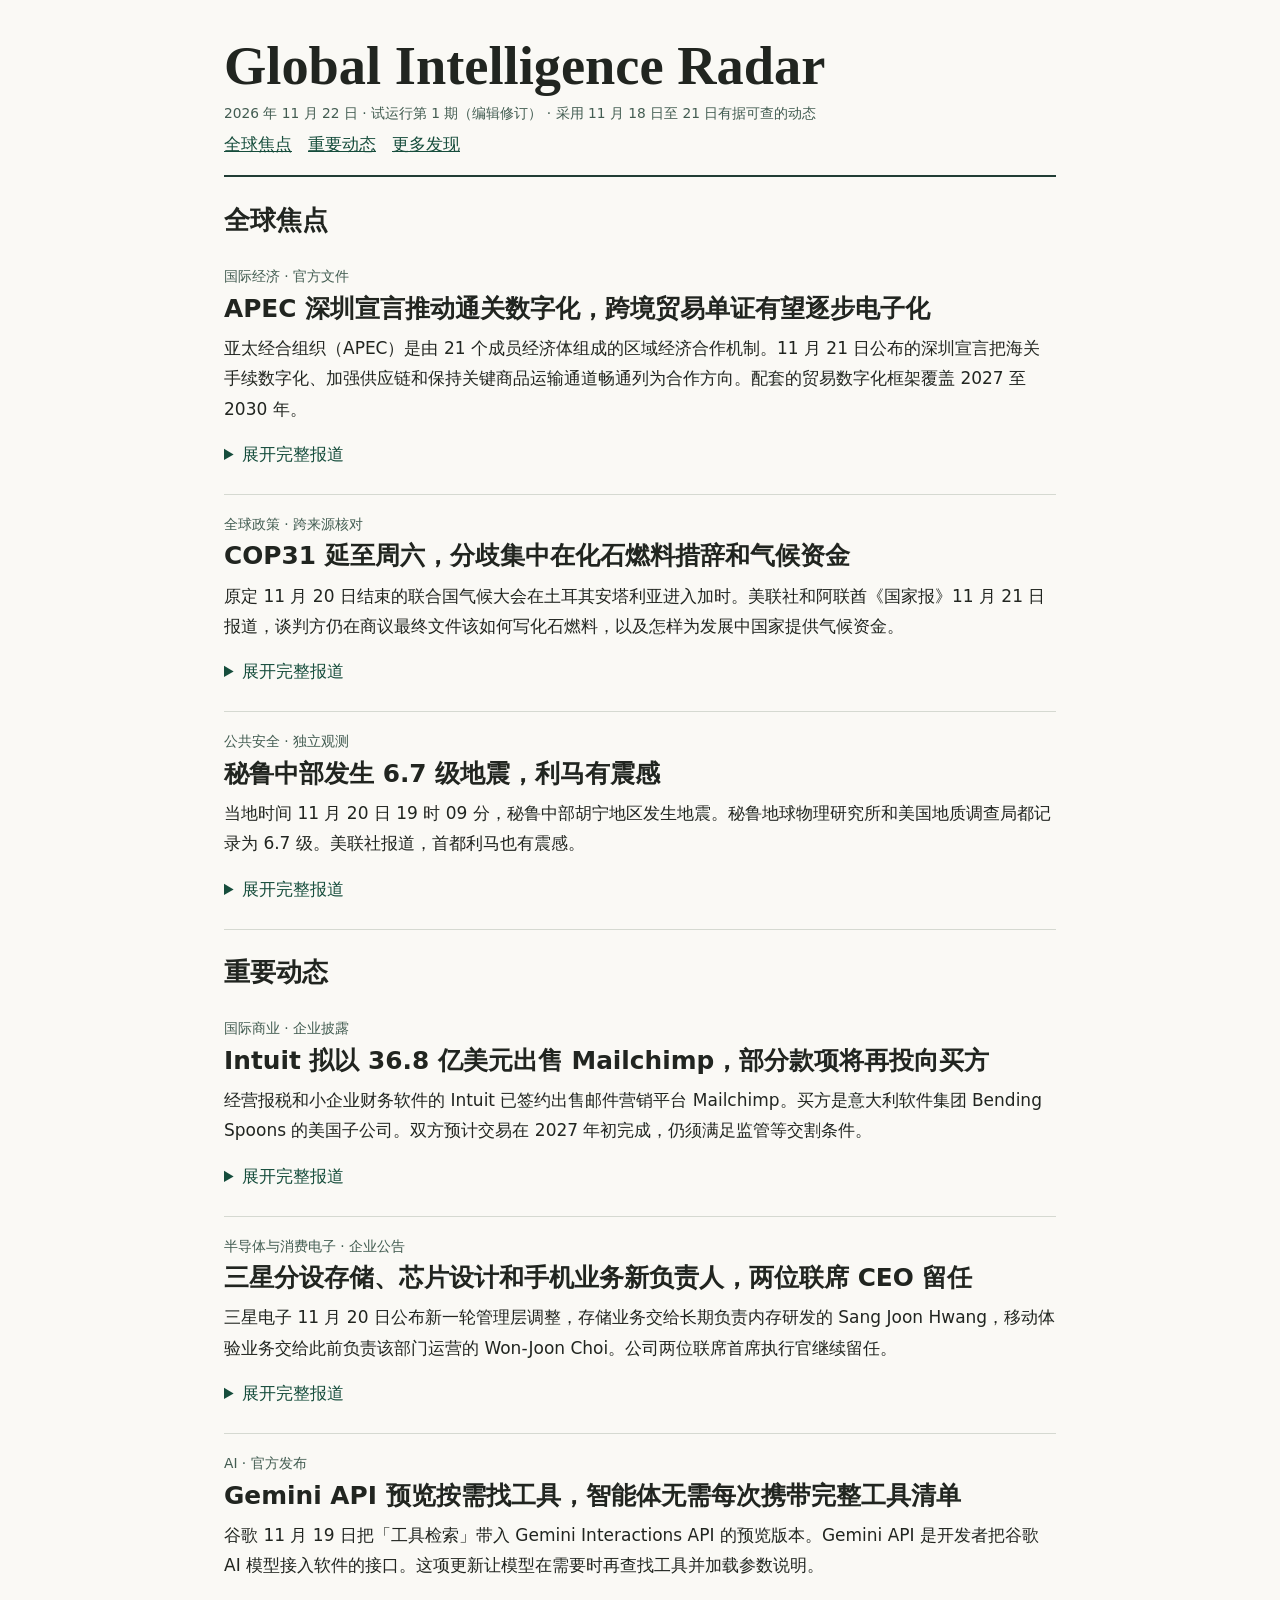
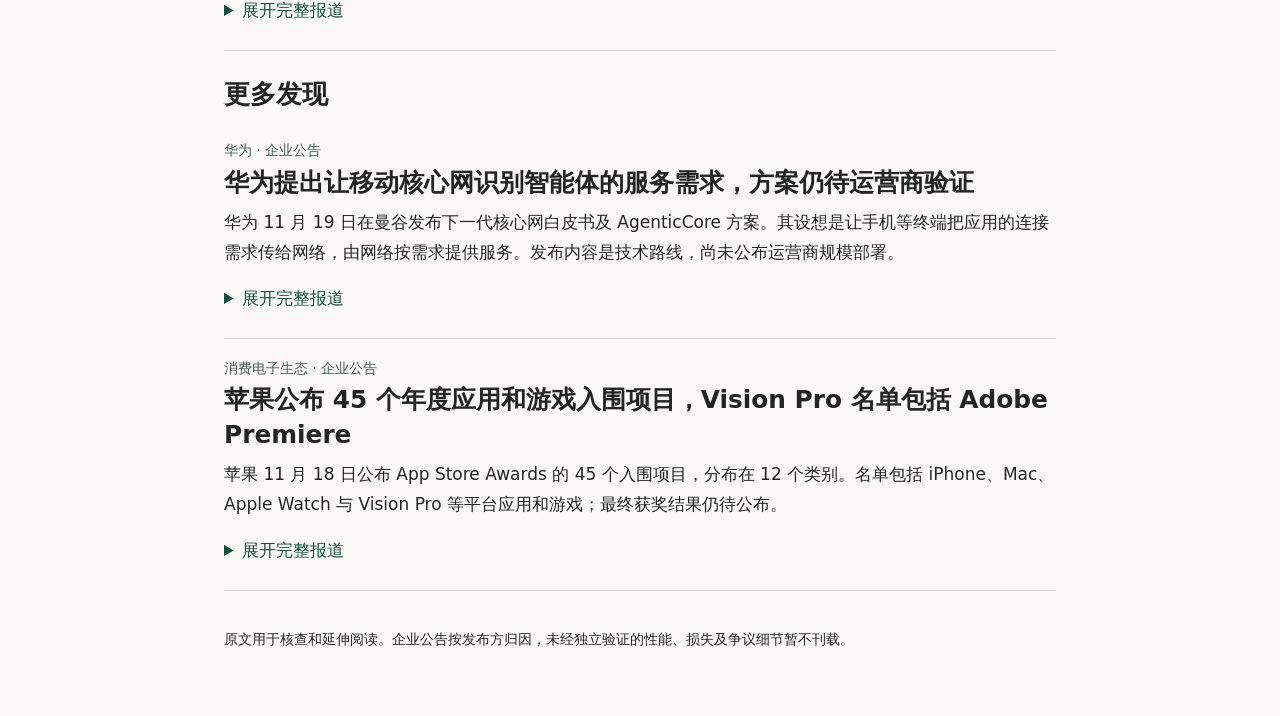
<file: trial-pages/index.html>
<!doctype html><html lang="zh-CN"><head><meta charset="utf-8"><meta name="viewport" content="width=device-width,initial-scale=1"><title>Global Intelligence Radar · 试运行第 1 期</title><style>*{box-sizing:border-box}body{margin:0;background:#faf9f5;color:#212520;font:17px/1.78 system-ui,sans-serif}main{margin:auto;max-width:56rem;padding:2rem clamp(1rem,4vw,2rem) 4rem}header{border-bottom:2px solid #213d35;padding-bottom:1rem}h1{font:700 clamp(2rem,6vw,3.4rem)/1.1 Georgia,serif;margin:.3rem 0}h2,h3{line-height:1.4}h2{margin:1.6rem 0 .55rem}h3{margin:.12rem 0 .4rem;font-size:clamp(1.13rem,4vw,1.55rem)}article{border-bottom:1px solid #d5d9d1;padding:.85rem 0 1.1rem}.meta{font-size:.86rem;color:#425c51;margin:.2rem 0}.deck{margin:.25rem 0 .5rem}a,summary{color:#164d3c;overflow-wrap:anywhere}summary{cursor:pointer;min-height:44px;padding:.45rem 0}a:focus-visible,summary:focus-visible{outline:2px solid #126a56}.sources{font-size:.9rem}nav{display:flex;flex-wrap:wrap;gap:.45rem 1rem}footer{margin-top:2.25rem;font-size:.9rem}</style></head><body><main><header><h1>Global Intelligence Radar</h1><p class="meta">2026 年 11 月 22 日 · 试运行第 1 期（编辑修订） · 采用 11 月 18 日至 21 日有据可查的动态</p><nav aria-label="栏目"><a href="#global">全球焦点</a><a href="#important">重要动态</a><a href="#discover">更多发现</a></nav></header><section id="global"><h2>全球焦点</h2><article id="apec"><p class="meta">国际经济 · 官方文件</p><h3>APEC 深圳宣言推动通关数字化，跨境贸易单证有望逐步电子化</h3><p class="deck">亚太经合组织（APEC）是由 21 个成员经济体组成的区域经济合作机制。11 月 21 日公布的深圳宣言把海关手续数字化、加强供应链和保持关键商品运输通道畅通列为合作方向。配套的贸易数字化框架覆盖 2027 至 2030 年。</p><details><summary>展开完整报道</summary><p>成员经济体领导人于 11 月 18 日至 19 日在深圳召开会议。海关手续数字化是宣言中与企业日常经营关系最直接的内容之一。配套框架提出推动使用电子签名和电子贸易单证，并在条件允许时改善电子支付系统之间的互通。</p><p>对跨境卖家、进口商和物流公司而言，能否减少纸质材料，取决于不同市场是否愿意接受同一类电子文件。比如，出口地允许电子签名，并不意味着进口地海关也承认这种签名。各地还要考虑本地法律、系统兼容性和企业接入成本。</p><p>框架实行自愿、非约束性合作，由 APEC 贸易和投资委员会跟进并报告进度。深圳宣言公布后，企业当期适用的关税和通关要求没有随之改变。下一步要看各经济体是否推出配套规则，以及哪些口岸和业务会先试行。</p><ul class="sources"><li><a href="https://www.apec.org/meeting-papers/leaders-declarations/2026/2026-apec-leaders-declaration">APEC 领导人宣言 · 11 月 21 日</a></li><li><a href="https://www.apec.org/press/news-releases/2026/1121_AELM">APEC 会后声明 · 11 月 21 日</a></li><li><a href="https://www.apec.org/meeting-papers/leaders-declarations/2026/2026-apec-leaders-declaration/apec-trade-digitalization-cooperation-framework-2027-2030">APEC 贸易数字化合作框架（2027–2030）</a></li></ul></details></article><article id="cop31"><p class="meta">全球政策 · 跨来源核对</p><h3>COP31 延至周六，分歧集中在化石燃料措辞和气候资金</h3><p class="deck">原定 11 月 20 日结束的联合国气候大会在土耳其安塔利亚进入加时。美联社和阿联酋《国家报》11 月 21 日报道，谈判方仍在商议最终文件该如何写化石燃料，以及怎样为发展中国家提供气候资金。</p><details><summary>展开完整报道</summary><p>COP31 是《联合国气候变化框架公约》第 31 次缔约方大会。各方在这样的会议上协调减排行动，也讨论如何筹集资金，让受气候变化影响较大的国家有能力应对洪水、高温等风险。这类资金称为适应资金，可支持防洪设施、耐旱农业等具体项目。</p><p>安塔利亚谈判在原定闭幕前仍有多项议题未解决。国际可持续发展研究院的会场记录显示，各方在国家适应计划等议题上未形成实质性共识。到了 21 日，美联社报道，当时的一份草案没有直接提及化石燃料。《国家报》也把化石燃料表述和资金安排列为分歧焦点。</p><p>两处措辞关系到不同的政策选择。化石燃料条款会影响共同宣示能否为减少煤、油、气使用提供明确方向。资金部分则关系到缺乏财力的国家能否拿到预算，把防洪、抗旱等项目从方案推进到实施。谈判加时并未让草案生效，11 月 21 日上述报道所述的仍是磋商进度。</p><ul class="sources"><li><a href="https://apnews.com/article/b54eebcade92e5ee4c513b9a5b2192a7">美联社 · 11 月 21 日</a></li><li><a href="https://www.thenationalnews.com/news/mena/2026/11/21/cop31-climate-talks-overrun-in-dispute-over-final-deal/">《国家报》 · 11 月 21 日</a></li><li><a href="https://unfccc.int/conference/antalya-climate-change-conference-cop31">联合国气候变化框架公约 · COP31</a></li><li><a href="https://enb.iisd.org/sites/default/files/2026-11/enb12911e.pdf">国际可持续发展研究院 · 11 月 20 日谈判记录</a></li></ul></details></article><article id="peru"><p class="meta">公共安全 · 独立观测</p><h3>秘鲁中部发生 6.7 级地震，利马有震感</h3><p class="deck">当地时间 11 月 20 日 19 时 09 分，秘鲁中部胡宁地区发生地震。秘鲁地球物理研究所和美国地质调查局都记录为 6.7 级。美联社报道，首都利马也有震感。</p><details><summary>展开完整报道</summary><p>秘鲁地球物理研究所把震中定位在胡宁西北约 30 公里，估计震源深度为 129 公里。美国地质调查局把震中标在卡尔瓦马约东北约 9 公里，深度估计约 108 公里。震中是震源在地表的投影，两家机构采用不同地名作为参照。发震时刻和震级一致，深度估计各自保留。</p><p>震级描述地震释放能量的大小，某地居民感到的摇晃程度还与距离、地下结构等因素有关。震级和震感都不能直接用来估算地面损失。</p><p>地震发生后，美联社引述秘鲁研究机构和震区附近官员称，当时没有收到伤亡或财产损失报告。这是早期通报，不能据此判断所有受震地区的情况。当地应急部门后续的建筑、道路和公共服务排查，才会说明实际影响。</p><ul class="sources"><li><a href="https://earthquake.usgs.gov/earthquakes/eventpage/us6000ucfm">美国地质调查局 · 11 月 21 日更新</a></li><li><a href="https://ultimosismo.igp.gob.pe/productos/reportes-sismicos/">秘鲁国家地震目录 · 11 月 20 日当地记录</a></li><li><a href="https://earthquake.usgs.gov/earthquakes/feed/v1.0/detail/us6000ucfm.geojson">美国地质调查局 · 观测数据</a></li><li><a href="https://ultimosismo.igp.gob.pe/evento/2026-0818">秘鲁地球物理研究所 · 2026-0818 单次观测</a></li><li><a href="https://apnews.com/article/d9c0a1de6be970d6a5a36993c607f29f">美联社 · 震感及早期通报</a></li></ul></details></article></section><section id="important"><h2>重要动态</h2><article id="mailchimp"><p class="meta">国际商业 · 企业披露</p><h3>Intuit 拟以 36.8 亿美元出售 Mailchimp，部分款项将再投向买方</h3><p class="deck">经营报税和小企业财务软件的 Intuit 已签约出售邮件营销平台 Mailchimp。买方是意大利软件集团 Bending Spoons 的美国子公司。双方预计交易在 2027 年初完成，仍须满足监管等交割条件。</p><details><summary>展开完整报道</summary><p>Intuit 11 月 19 日披露，协议涵盖经营 Mailchimp 的公司股权及相关资产和负债。商户用 Mailchimp 管理客户名单、发送营销邮件和跟踪活动效果。交易完成后，这项业务将转归买方，Intuit 将通过持有买方母公司股份保留对该集团的投资。</p><p>卖方的 8-K，即上市公司重大事项报告，把 36.8 亿美元列为基础现金收购价，最终金额还要按交割时的现金、负债等项目调整。同日签署的投资协议约定，Intuit 将把其中约 3.68 亿美元投资于买方母公司，换取新发行的股票。卖方季报因此把整体安排概括为约 33.1 亿美元现金与 3.68 亿美元股票。</p><p>签约已经完成，业务所有权尚未交接。Intuit 在文件中还承诺，交割前原则上照常经营该业务。公告没有宣布用户账户或订阅价格的变化。商户需要关注的是交割后的服务条款、数据管理和产品整合安排。</p><ul class="sources"><li><a href="https://investors.intuit.com/sec-filings/all-sec-filings/content/0001193125-26-468834/d182669d8k.htm">Intuit 监管披露 · 11 月 19 日</a></li><li><a href="https://investors.bendingspoons.com/newsroom/bending-spoons-to-acquire-mailchimp">Bending Spoons 公告 · 11 月 19 日</a></li><li><a href="https://investors.intuit.com/sec-filings/all-sec-filings/content/0000896878-26-000045/intu-20261031.htm">Intuit 季度报告 · 对价呈现</a></li><li><a href="https://www.sec.gov/Archives/edgar/data/2004711/000200471126000027/bsp_ex99-2.htm">买方监管文件 · 股票安排</a></li></ul></details></article><article id="samsung"><p class="meta">半导体与消费电子 · 企业公告</p><h3>三星分设存储、芯片设计和手机业务新负责人，两位联席 CEO 留任</h3><p class="deck">三星电子 11 月 20 日公布新一轮管理层调整，存储业务交给长期负责内存研发的 Sang Joon Hwang，移动体验业务交给此前负责该部门运营的 Won-Joon Choi。公司两位联席首席执行官继续留任。</p><details><summary>展开完整报道</summary><p>三星把半导体业务放在设备解决方案部门，内存和芯片设计是其中不同的业务。Hwang 此前负责包括 DRAM 和 HBM 在内的存储产品研发。DRAM 是电脑和服务器运行时常用的内存，HBM 则是为高速搬运数据设计的高带宽内存，常与 AI 加速芯片配套使用。</p><p>同一轮调整中，三星让 Sangyeun Cho 负责 System LSI，也就是负责处理器等芯片设计的业务，并任命 Jong Myeong Lee 为半导体部门首席技术官。在消费电子一侧，Choi 接掌移动体验业务，负责 Galaxy 手机等产品所在的部门。</p><p>三星把这次调整与提升半导体竞争力联系起来。公告改变的是各业务线的负责人，半导体和设备体验两大部门仍由原负责人领导。公告没有同步改变产量、价格或新品时间表。</p><ul class="sources"><li><a href="https://news.samsung.com/global/samsung-electronics-announces-new-leadership-5">三星全球新闻室 · 11 月 20 日</a></li><li><a href="https://news.samsung.com/es/samsung-electronics-anuncia-nuevos-nombramientos-en-su-equipo-directivo">三星新闻室 · 西语版任命公告</a></li></ul></details></article><article id="gemini"><p class="meta">AI · 官方发布</p><h3>Gemini API 预览按需找工具，智能体无需每次携带完整工具清单</h3><p class="deck">谷歌 11 月 19 日把「工具检索」带入 Gemini Interactions API 的预览版本。Gemini API 是开发者把谷歌 AI 模型接入软件的接口。这项更新让模型在需要时再查找工具并加载参数说明。</p><details><summary>展开完整报道</summary><p>当 AI 应用需要查库存、订行程或搜索文档时，模型需要知道有哪些可用工具、调用时须填什么参数。工具库小的时候，可以把全部说明随请求传给模型。工具一多，每个请求都会反复携带大量可能用不上的说明。</p><p>谷歌此次允许开发者启用 tool_search，并把部分工具标为延后加载。模型先从工具库寻找与当前任务相关的工具，再读取所需参数。按谷歌公布的兼容范围，功能适用于 Interactions API 中的 Gemini 3.6 及后续受支持模型。</p><p>维护大型工具库的团队首先会用到这一变化。按需载入可以减少不相关说明占用的输入空间，但查找也多了一步，准确率、延迟和费用要看工具库规模与真实调用方式。该功能仍处于预览阶段，谷歌的设计目标不等同于应用的实测结果。</p><ul class="sources"><li><a href="https://blog.google/innovation-and-ai/technology/developers-tools/gemini-api-tool-retrieval/">谷歌开发者公告 · 11 月 19 日</a></li><li><a href="https://ai.google.dev/gemini-api/docs/changelog">谷歌 · Gemini API 版本记录</a></li></ul></details></article></section><section id="discover"><h2>更多发现</h2><article id="huawei"><p class="meta">华为 · 企业公告</p><h3>华为提出让移动核心网识别智能体的服务需求，方案仍待运营商验证</h3><p class="deck">华为 11 月 19 日在曼谷发布下一代核心网白皮书及 AgenticCore 方案。其设想是让手机等终端把应用的连接需求传给网络，由网络按需求提供服务。发布内容是技术路线，尚未公布运营商规模部署。</p><details><summary>展开完整报道</summary><p>移动核心网是运营商网络中管理终端连接的部分，负责核验用户身份、建立会话，并控制数据如何传送。华为所说的 AI 智能体，是能够在特定场景下自行调用工具、分步骤执行任务的软件，例如接受指令后连续访问多个服务。</p><p>华为的白皮书提出在现有云化 5G 核心网基础上逐步增加这些能力。其中一项是让终端说明它需要怎样的连接，另一项是让核心网具备更多处理网络数据、辅助决策的能力。终端与网络之间新增接口，意味着不同设备和运营商能否互通会变得重要。</p><p>这首先是运营商如何演进基础设施的问题，并不意味着现有手机已经能使用这些功能。白皮书和方案已公布，下一步要看运营商是否宣布试点，以及现有设备能否接入、跨厂商是否兼容。</p><ul class="sources"><li><a href="https://www.huawei.com/en/news/2026/11/agenticcore-whitepaper">华为新闻中心 · 11 月 19 日</a></li><li><a href="https://www-file.huawei.com/admin/asset/v1/pro/view/7550ac8e1c5a487bbcd011acf8edb8fc.pdf">华为 · 既有云核心网技术白皮书</a></li></ul></details></article><article id="apple"><p class="meta">消费电子生态 · 企业公告</p><h3>苹果公布 45 个年度应用和游戏入围项目，Vision Pro 名单包括 Adobe Premiere</h3><p class="deck">苹果 11 月 18 日公布 App Store Awards 的 45 个入围项目，分布在 12 个类别。名单包括 iPhone、Mac、Apple Watch 与 Vision Pro 等平台应用和游戏；最终获奖结果仍待公布。</p><details><summary>展开完整报道</summary><p>App Store Awards 是苹果应用商店编辑团队每年评选的奖项。它提供的是苹果按使用体验、设计和创新等标准挑出的应用线索，同一应用在不同设备上可能有不同的用法。</p><p>例如，在苹果头戴设备 Vision Pro 的应用类别中，Adobe Premiere 展示空间视频剪辑，MLB 应用面向棒球观众提供比赛观看体验。iPhone 的应用类别则包括能朗读文本的 ElevenReader。对读者而言，按手头设备和使用目的看名单，比把 45 项当作一份统一排行榜更实用。</p><p>按苹果公告，获奖者将在后续数周公布。入围不代表下载量排名，也不构成对软件质量或性能的独立测评。</p><ul class="sources"><li><a href="https://www.apple.com/newsroom/2026/11/meet-the-2026-app-store-award-finalists/">Apple Newsroom · 11 月 18 日</a></li><li><a href="https://developer.apple.com/app-store/app-store-awards-2026/">Apple Developer · 12 个类别及完整入围名单</a></li></ul></details></article></section><footer>原文用于核查和延伸阅读。企业公告按发布方归因，未经独立验证的性能、损失及争议细节暂不刊载。</footer></main></body></html>
</file>
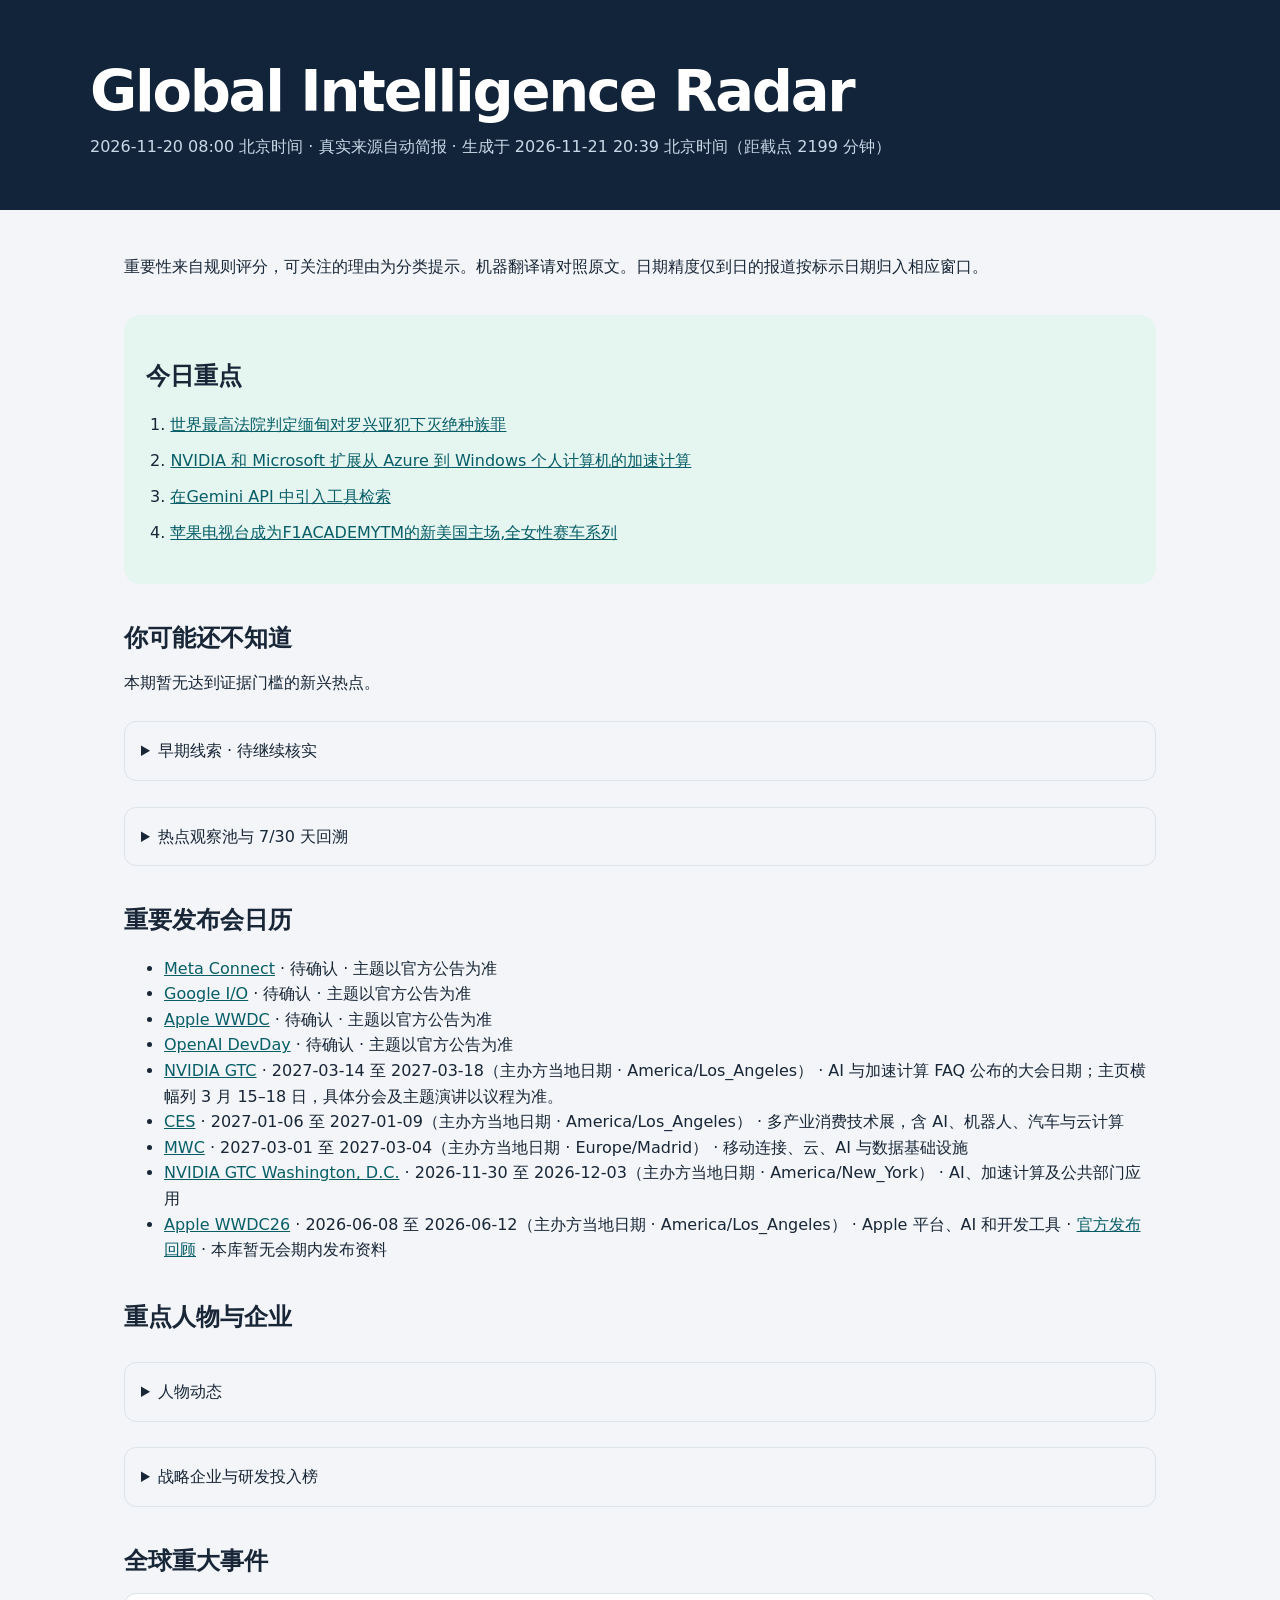
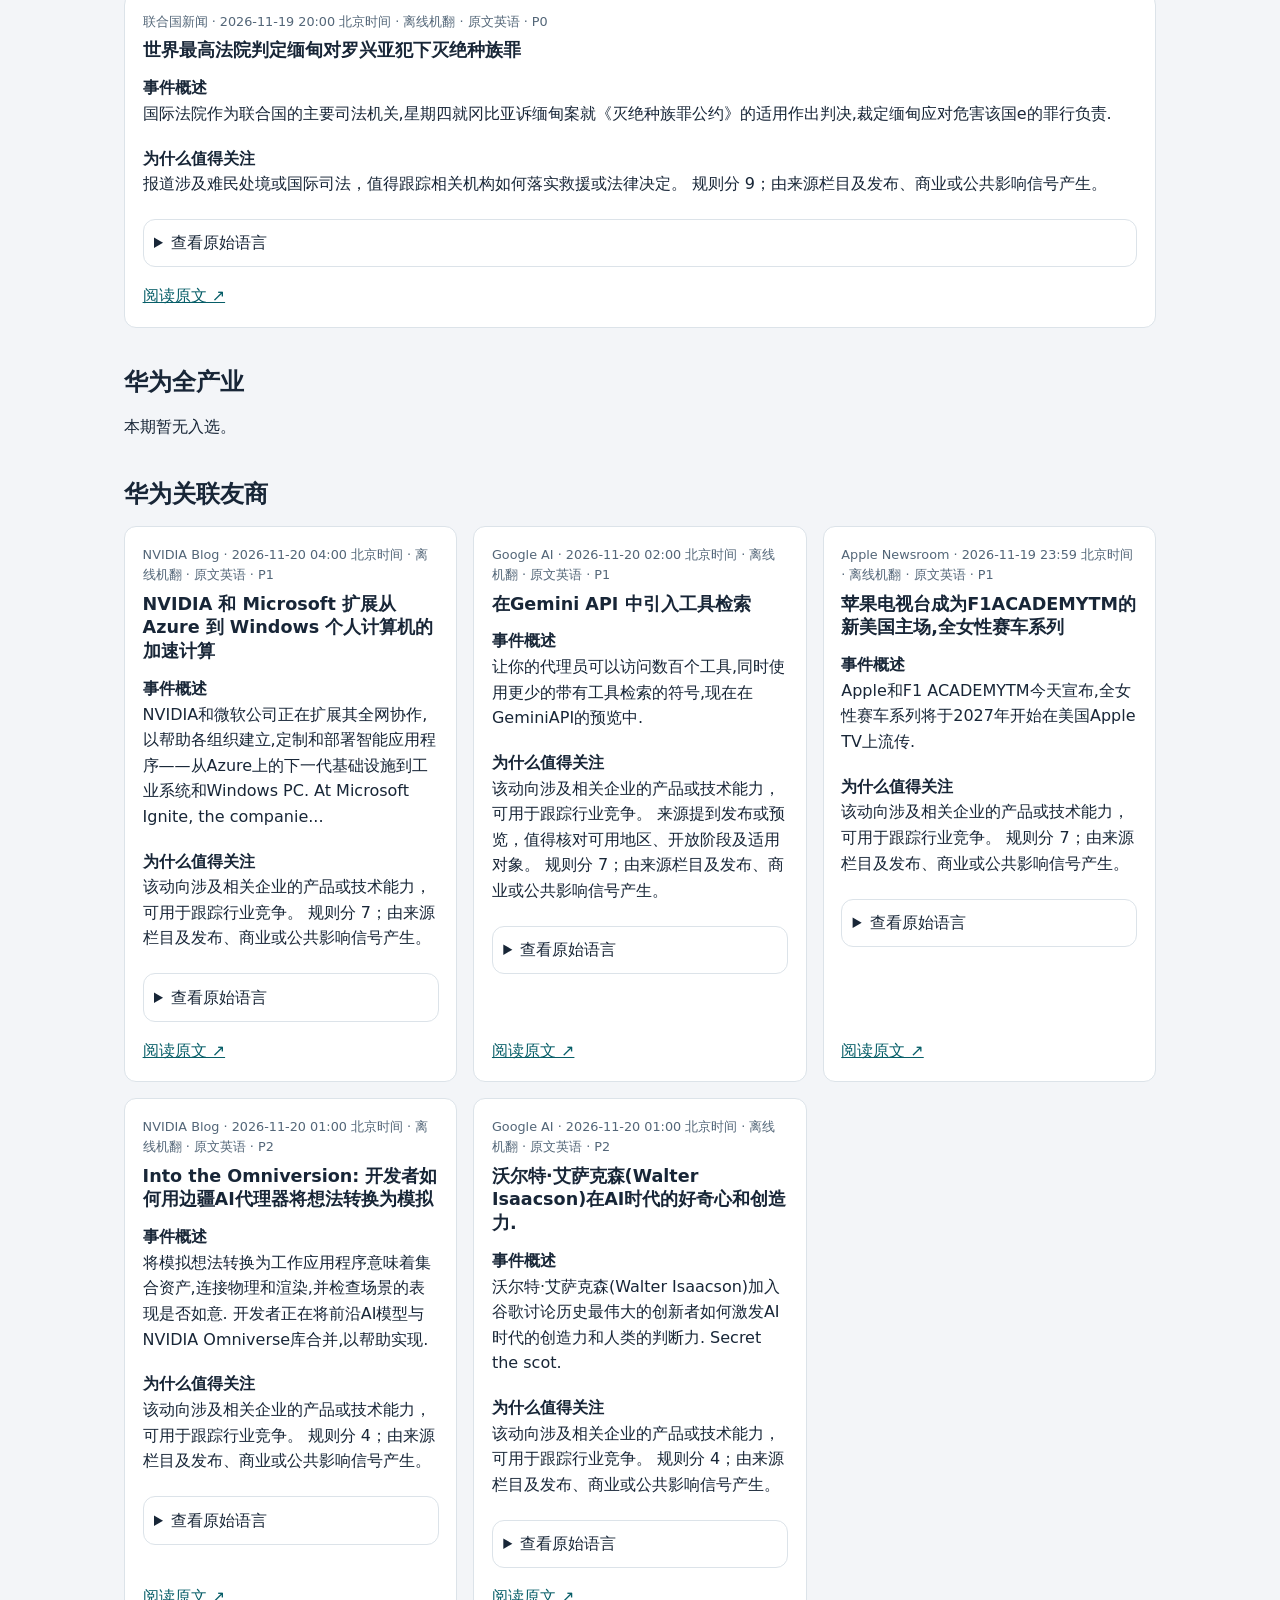
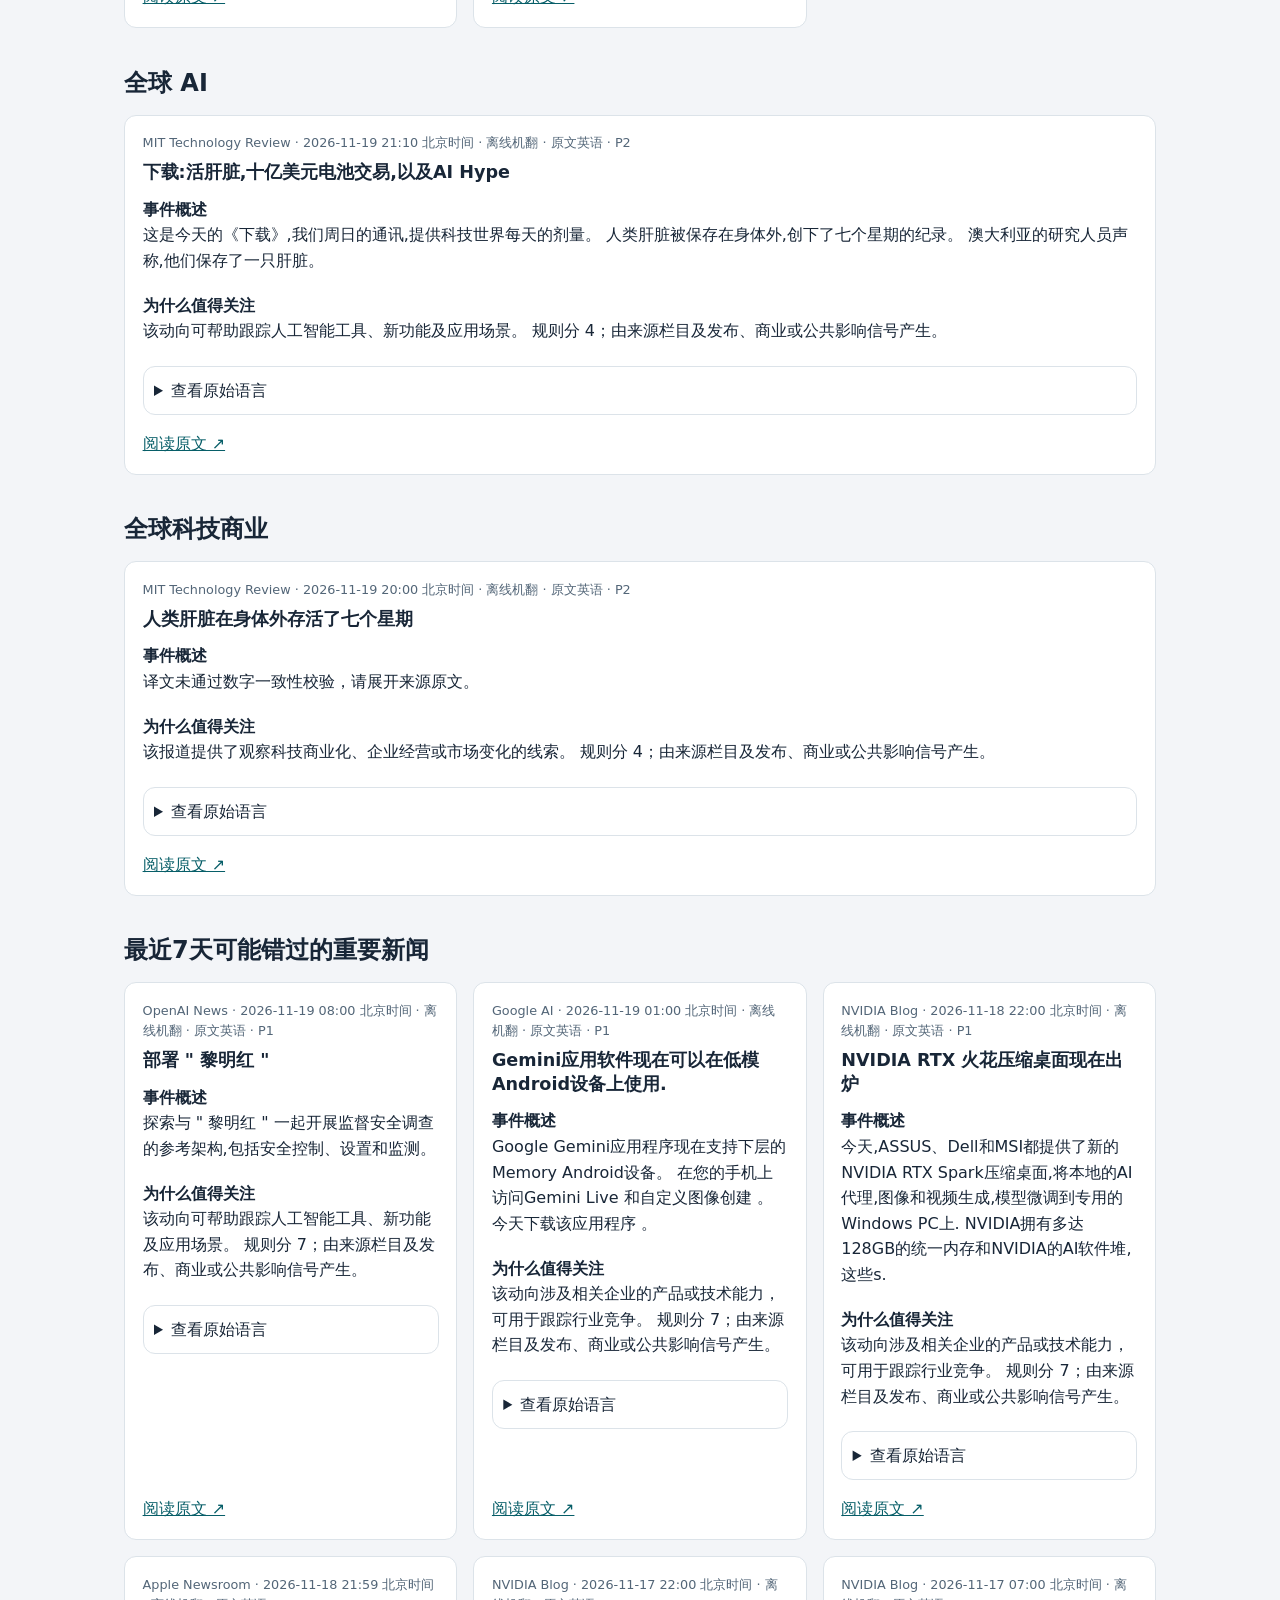
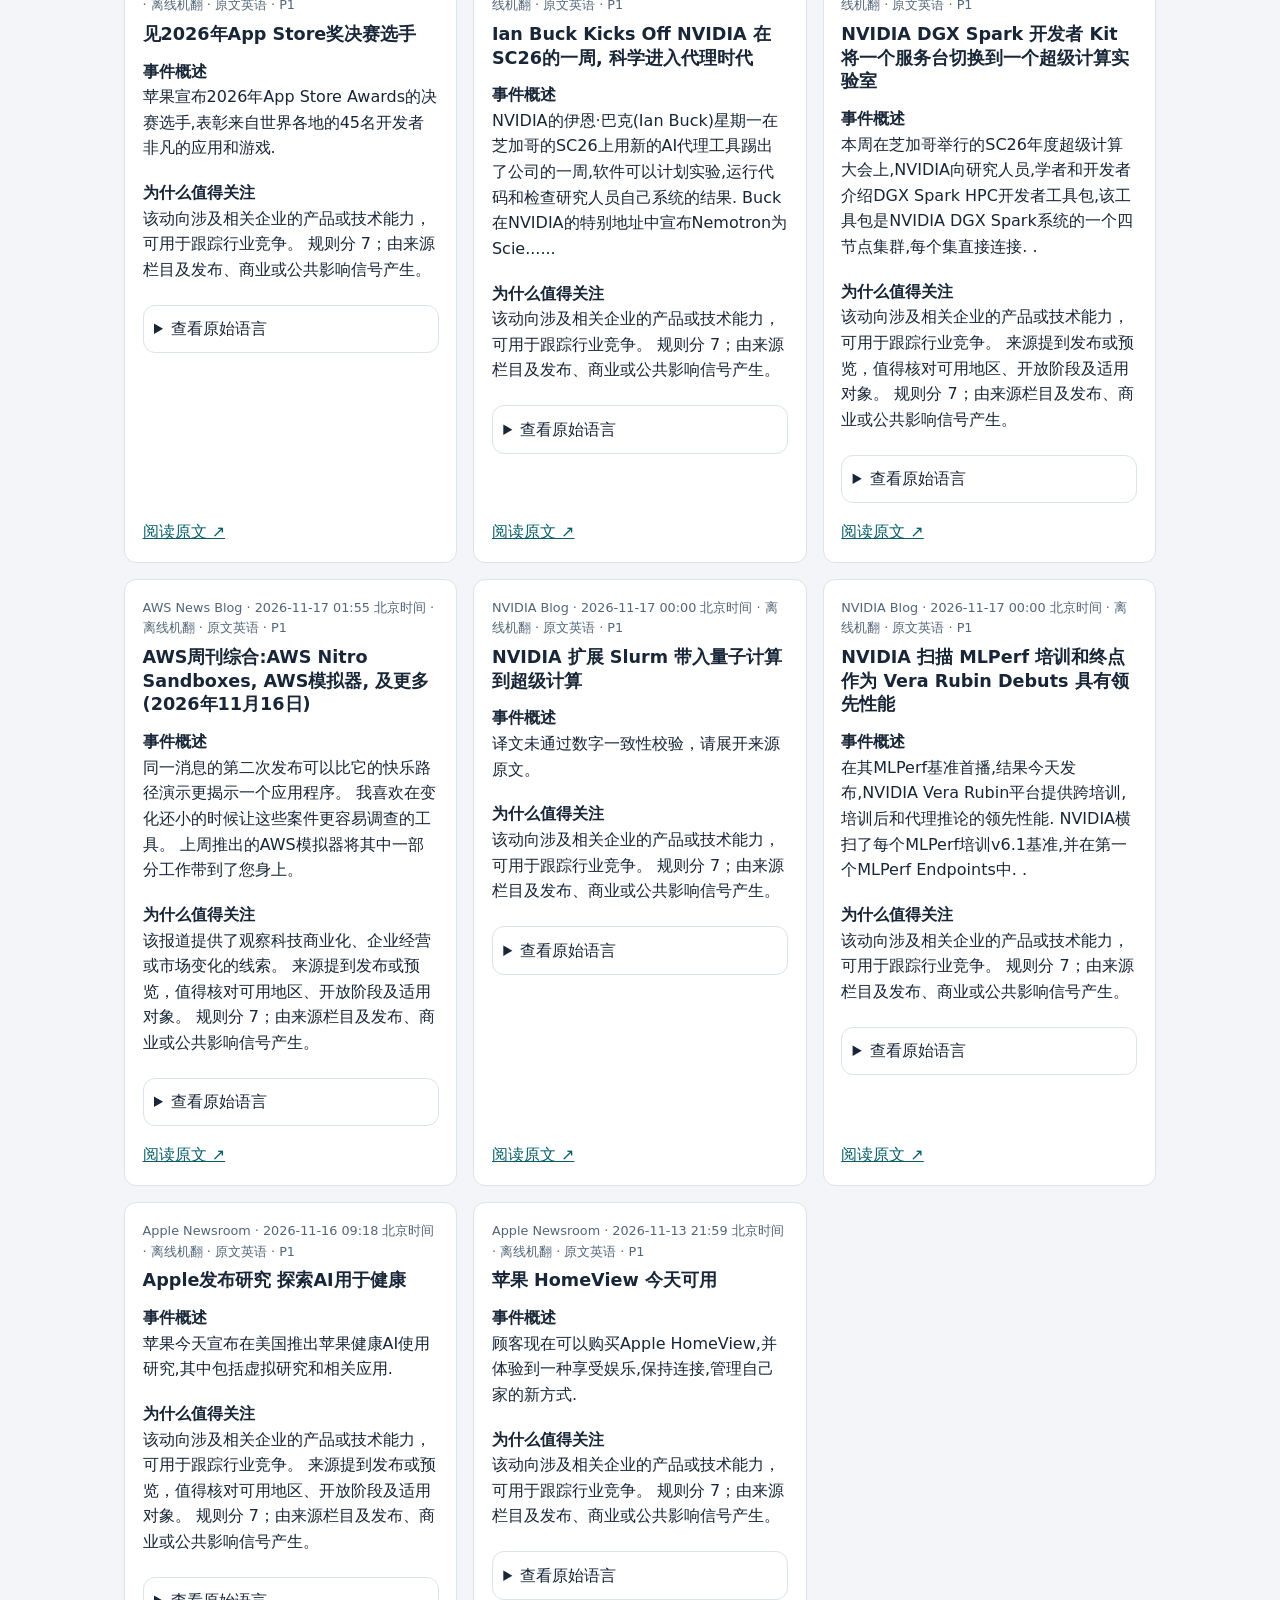
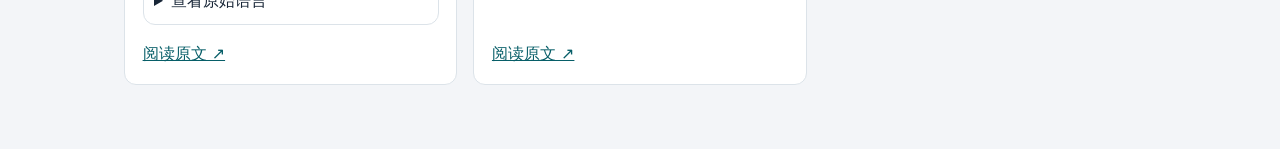
<file: trial-pages/brief-2026-11-20-08.html>
<!doctype html><html lang="zh-CN"><meta charset="utf-8">
<meta name="viewport" content="width=device-width, initial-scale=1">
<title>Global Intelligence Radar 自动简报</title><style>
*{box-sizing:border-box} body{margin:0;background:#f3f5f8;color:#182637;font:16px/1.6 -apple-system,BlinkMacSystemFont,system-ui,sans-serif}
header{background:#12243a;color:#fff;padding:3rem max(5vw,calc((100vw - 1100px)/2)) 2.6rem}
h1{font-size:clamp(2rem,6vw,3.6rem);line-height:1.1;margin:.2em 0;letter-spacing:-.04em}
header p{color:#c7d9e7;margin:.5em 0} main{max-width:1160px;margin:auto;padding:1.8rem 5vw 4rem}
nav{display:flex;gap:1.2rem;flex-wrap:wrap} a{color:#075e68} header a{color:#a8f0dc}
.cards{display:grid;grid-template-columns:repeat(auto-fit,minmax(min(280px,100%),1fr));gap:1rem}
article{display:flex;flex-direction:column;background:white;border:1px solid #dce3e9;border-radius:12px;padding:1.1rem;overflow-wrap:anywhere}
article h3{margin:.45rem 0;font-size:1.1rem;line-height:1.35} article p{margin:.3rem 0 .9rem} article a{margin-top:auto}
.meta,small{color:#536678;font-size:.8rem} section{margin-top:2.2rem} h2{margin-bottom:.8rem}
details{margin:1.6rem 0;padding:1rem;border:1px solid #dce3e9;border-radius:12px} summary{cursor:pointer}
#demo{background:#fff6e5} #demo article{border-color:#ebd5a5}

.lead{background:#e5f5ef;padding:1.4rem;border-radius:16px}
.lead ol{padding-left:1.5rem}.lead li{margin:.65rem 0}.tag{font-weight:650;color:#075e68}
article details{padding:.65rem;margin:.5rem 0 1rem} article strong{display:block}
.audit li{padding:.7rem 0;border-bottom:1px solid #dce3e9}
</style>
<header><h1>Global Intelligence Radar</h1><p>2026-11-20 08:00 北京时间 · 真实来源自动简报 · 生成于 2026-11-21 20:39 北京时间（距截点 2199 分钟）</p></header>
<main><p>重要性来自规则评分，可关注的理由为分类提示。机器翻译请对照原文。日期精度仅到日的报道按标示日期归入相应窗口。</p>
<section class="lead"><h2>今日重点</h2><ol><li><a href="#news-1">世界最高法院判定缅甸对罗兴亚犯下灭绝种族罪</a></li><li><a href="#news-2">NVIDIA 和 Microsoft 扩展从 Azure 到 Windows 个人计算机的加速计算</a></li><li><a href="#news-3">在Gemini API 中引入工具检索</a></li><li><a href="#news-4">苹果电视台成为F1ACADEMYTM的新美国主场,全女性赛车系列</a></li></ol></section>
<section><h2>你可能还不知道</h2><div class="cards">本期暂无达到证据门槛的新兴热点。</div><details><summary>早期线索 · 待继续核实</summary><div class="cards">暂无符合条件的早期线索。</div></details><details><summary>热点观察池与 7/30 天回溯</summary><div class="cards">暂无其他观测。</div></details></section><section><h2>重要发布会日历</h2><ul><li><a href="https://www.meta.com/connect/" rel="noopener noreferrer">Meta Connect</a> · 待确认 · 主题以官方公告为准 </li><li><a href="https://io.google/" rel="noopener noreferrer">Google I/O</a> · 待确认 · 主题以官方公告为准 </li><li><a href="https://developer.apple.com/wwdc/" rel="noopener noreferrer">Apple WWDC</a> · 待确认 · 主题以官方公告为准 </li><li><a href="https://openai.com/devday/" rel="noopener noreferrer">OpenAI DevDay</a> · 待确认 · 主题以官方公告为准 </li><li><a href="https://www.nvidia.com/gtc/faq/" rel="noopener noreferrer">NVIDIA GTC</a> · 2027-03-14 至 2027-03-18（主办方当地日期 · America/Los_Angeles） · AI 与加速计算 FAQ 公布的大会日期；主页横幅列 3 月 15–18 日，具体分会及主题演讲以议程为准。</li><li><a href="https://www.ces.tech/about-ces/about-ces/" rel="noopener noreferrer">CES</a> · 2027-01-06 至 2027-01-09（主办方当地日期 · America/Los_Angeles） · 多产业消费技术展，含 AI、机器人、汽车与云计算 </li><li><a href="https://www.mwcbarcelona.com/about/" rel="noopener noreferrer">MWC</a> · 2027-03-01 至 2027-03-04（主办方当地日期 · Europe/Madrid） · 移动连接、云、AI 与数据基础设施 </li><li><a href="https://www.nvidia.com/gtc/dc/faq/" rel="noopener noreferrer">NVIDIA GTC Washington, D.C.</a> · 2026-11-30 至 2026-12-03（主办方当地日期 · America/New_York） · AI、加速计算及公共部门应用 </li><li><a href="https://www.apple.com/newsroom/2026/05/apple-kicks-off-worldwide-developers-conference-on-june-8/" rel="noopener noreferrer">Apple WWDC26</a> · 2026-06-08 至 2026-06-12（主办方当地日期 · America/Los_Angeles） · Apple 平台、AI 和开发工具  · <a href="https://www.apple.com/newsroom/2026/06/apple-unveils-next-generation-of-apple-intelligence-siri-ai-and-more/" rel="noopener noreferrer">官方发布回顾</a> · 本库暂无会期内发布资料</li></ul></section><section><h2>重点人物与企业</h2><details><summary>人物动态</summary><ul><li>本轮暂无符合发布或战略条件的报道。</li></ul></details><details><summary>战略企业与研发投入榜</summary><ul><li>Apple · <a href="https://www.apple.com/newsroom/2026/11/apple-tv-becomes-the-new-us-home-of-f1-academy-the-all-female-racing-series/" rel="noopener noreferrer">Apple TV becomes the new U.S. home of F1 ACADEMY™, the all-female racing series</a></li><li>Apple · <a href="https://www.apple.com/newsroom/2026/11/meet-the-2026-app-store-award-finalists/" rel="noopener noreferrer">Meet the 2026 App Store Award finalists</a></li><li>NVIDIA · <a href="https://blogs.nvidia.com/blog/ian-buck-sc26/" rel="noopener noreferrer">Ian Buck Kicks Off NVIDIA’s Week at SC26 as Science Enters the Age of Agents</a></li><li>Amazon · <a href="https://aws.amazon.com/blogs/aws/aws-weekly-roundup-aws-nitro-sandboxes-aws-emulator-and-more-november-16-2026/" rel="noopener noreferrer">AWS Weekly Roundup: AWS Nitro Sandboxes, AWS Emulator, and more (November 16, 2026)</a></li><li>NVIDIA · <a href="https://blogs.nvidia.com/blog/mlperf-training-endpoints-vera-rubin/" rel="noopener noreferrer">NVIDIA Sweeps MLPerf Training and Endpoints as Vera Rubin Debuts With Leading Performance</a></li><li>Apple · <a href="https://www.apple.com/newsroom/2026/11/apple-launches-research-study-to-explore-the-use-of-ai-for-health/" rel="noopener noreferrer">Apple launches research study to explore the use of AI for health</a></li><li>Apple · <a href="https://www.apple.com/newsroom/2026/11/apple-tv-introduces-new-sign-language-interpretation-feature/" rel="noopener noreferrer">Apple TV introduces new Sign Language interpretation feature</a></li><li>Alphabet · <a href="https://blog.google/innovation-and-ai/infrastructure-and-cloud/google-cloud/gemini-for-healthcare/" rel="noopener noreferrer">Google Cloud launches Gemini for healthcare.</a></li></ul><p>欧盟 JRC 2025 版，财年 2024。排名按报告图 10 核对；金额采用 IT之家转录的舍入值，官方 XLSX 当前访问返回 403。Amazon 为 JRC 估算。</p><ol><li>1. Amazon · 65,318.00 百万欧元</li><li>2. Alphabet · 46,131.00 百万欧元</li><li>3. Meta · 41,986.00 百万欧元</li><li>4. Microsoft · 31,272.00 百万欧元</li><li>5. Apple · 30,195.00 百万欧元</li><li>6. Huawei · 22,941.00 百万欧元</li><li>7. Samsung Electronics · 22,843.00 百万欧元</li><li>8. Volkswagen · 20,998.00 百万欧元</li><li>9. Johnson &amp; Johnson · 16,587.00 百万欧元</li><li>10. Intel · 15,926.00 百万欧元</li></ol><a href="https://publications.jrc.ec.europa.eu/repository/handle/JRC144638" rel="noopener noreferrer">JRC 官方榜单</a></details></section><section><h2>全球重大事件</h2><div class="cards">
    <article id="news-1">
      <div class="meta">联合国新闻 · 2026-11-19 20:00 北京时间 · 离线机翻 · 原文英语 · P0</div>
      <h3>世界最高法院判定缅甸对罗兴亚犯下灭绝种族罪</h3>
      <p><strong>事件概述</strong>国际法院作为联合国的主要司法机关,星期四就冈比亚诉缅甸案就《灭绝种族罪公约》的适用作出判决,裁定缅甸应对危害该国e的罪行负责.</p>
      <p><strong>为什么值得关注</strong>报道涉及难民处境或国际司法，值得跟踪相关机构如何落实救援或法律决定。 规则分 9；由来源栏目及发布、商业或公共影响信号产生。</p>
      <details><summary>查看原始语言</summary>
        <p>World’s top court finds Myanmar guilty of genocide against Rohingya</p><p>The International Court of Justice, the principal judicial organ of the UN, delivered its judgment on Thursday in the case of The Gambia v. Myanmar on the application of the Genocide Convention, finding Myanmar responsible for the crime against the country’s e…</p>
      </details>
      <a href="https://news.un.org/feed/view/en/story/2026/11/1168836" target="_blank" rel="noopener noreferrer">阅读原文 ↗</a>
    </article></div></section><section><h2>华为全产业</h2><div class="cards">本期暂无入选。</div></section><section><h2>华为关联友商</h2><div class="cards">
    <article id="news-2">
      <div class="meta">NVIDIA Blog · 2026-11-20 04:00 北京时间 · 离线机翻 · 原文英语 · P1</div>
      <h3>NVIDIA 和 Microsoft 扩展从 Azure 到 Windows 个人计算机的加速计算</h3>
      <p><strong>事件概述</strong>NVIDIA和微软公司正在扩展其全网协作,以帮助各组织建立,定制和部署智能应用程序——从Azure上的下一代基础设施到工业系统和Windows PC. At Microsoft Ignite, the companie...</p>
      <p><strong>为什么值得关注</strong>该动向涉及相关企业的产品或技术能力，可用于跟踪行业竞争。 规则分 7；由来源栏目及发布、商业或公共影响信号产生。</p>
      <details><summary>查看原始语言</summary>
        <p>NVIDIA and Microsoft Expand Accelerated Computing From Azure to Windows PCs</p><p>NVIDIA and Microsoft are extending their full-stack collaboration to help organizations build, customize and deploy intelligent applications — from next-generation infrastructure on Azure to industrial systems and Windows PCs. At Microsoft Ignite, the companie…</p>
      </details>
      <a href="https://blogs.nvidia.com/blog/microsoft-ignite-accelerated-computing-azure-windows-pcs/" target="_blank" rel="noopener noreferrer">阅读原文 ↗</a>
    </article>
    <article id="news-3">
      <div class="meta">Google AI · 2026-11-20 02:00 北京时间 · 离线机翻 · 原文英语 · P1</div>
      <h3>在Gemini API 中引入工具检索</h3>
      <p><strong>事件概述</strong>让你的代理员可以访问数百个工具,同时使用更少的带有工具检索的符号,现在在GeminiAPI的预览中.</p>
      <p><strong>为什么值得关注</strong>该动向涉及相关企业的产品或技术能力，可用于跟踪行业竞争。 来源提到发布或预览，值得核对可用地区、开放阶段及适用对象。 规则分 7；由来源栏目及发布、商业或公共影响信号产生。</p>
      <details><summary>查看原始语言</summary>
        <p>Introducing Tool Retrieval in the Gemini API</p><p>Give your agents access to hundreds of tools while using fewer tokens with Tool Retrieval, now in preview in the Gemini API.</p>
      </details>
      <a href="https://blog.google/innovation-and-ai/technology/developers-tools/gemini-api-tool-retrieval/" target="_blank" rel="noopener noreferrer">阅读原文 ↗</a>
    </article>
    <article id="news-4">
      <div class="meta">Apple Newsroom · 2026-11-19 23:59 北京时间 · 离线机翻 · 原文英语 · P1</div>
      <h3>苹果电视台成为F1ACADEMYTM的新美国主场,全女性赛车系列</h3>
      <p><strong>事件概述</strong>Apple和F1 ACADEMYTM今天宣布,全女性赛车系列将于2027年开始在美国Apple TV上流传.</p>
      <p><strong>为什么值得关注</strong>该动向涉及相关企业的产品或技术能力，可用于跟踪行业竞争。 规则分 7；由来源栏目及发布、商业或公共影响信号产生。</p>
      <details><summary>查看原始语言</summary>
        <p>Apple TV becomes the new U.S. home of F1 ACADEMY™, the all-female racing series</p><p>Apple and F1 ACADEMY™ today announced that the all-female racing series will stream on Apple TV in the United States beginning in 2027.</p>
      </details>
      <a href="https://www.apple.com/newsroom/2026/11/apple-tv-becomes-the-new-us-home-of-f1-academy-the-all-female-racing-series/" target="_blank" rel="noopener noreferrer">阅读原文 ↗</a>
    </article>
    <article id="news-5">
      <div class="meta">NVIDIA Blog · 2026-11-20 01:00 北京时间 · 离线机翻 · 原文英语 · P2</div>
      <h3>Into the Omniversion: 开发者如何用边疆AI代理器将想法转换为模拟</h3>
      <p><strong>事件概述</strong>将模拟想法转换为工作应用程序意味着集合资产,连接物理和渲染,并检查场景的表现是否如意. 开发者正在将前沿AI模型与NVIDIA Omniverse库合并,以帮助实现.</p>
      <p><strong>为什么值得关注</strong>该动向涉及相关企业的产品或技术能力，可用于跟踪行业竞争。 规则分 4；由来源栏目及发布、商业或公共影响信号产生。</p>
      <details><summary>查看原始语言</summary>
        <p>Into the Omniverse: How Developers Turn Ideas Into Simulations With Frontier AI Agents</p><p>Turning a simulation idea into a working application means assembling assets, connecting physics and rendering, and checking that the scene behaves as intended. Developers are combining frontier AI models with NVIDIA Omniverse libraries to help carry out that …</p>
      </details>
      <a href="https://blogs.nvidia.com/blog/developers-simulation-frontier-ai-agents/" target="_blank" rel="noopener noreferrer">阅读原文 ↗</a>
    </article>
    <article id="news-6">
      <div class="meta">Google AI · 2026-11-20 01:00 北京时间 · 离线机翻 · 原文英语 · P2</div>
      <h3>沃尔特·艾萨克森(Walter Isaacson)在AI时代的好奇心和创造力.</h3>
      <p><strong>事件概述</strong>沃尔特·艾萨克森(Walter Isaacson)加入谷歌讨论历史最伟大的创新者如何激发AI时代的创造力和人类的判断力. Secret the scot.</p>
      <p><strong>为什么值得关注</strong>该动向涉及相关企业的产品或技术能力，可用于跟踪行业竞争。 规则分 4；由来源栏目及发布、商业或公共影响信号产生。</p>
      <details><summary>查看原始语言</summary>
        <p>Walter Isaacson on curiosity and creativity in the AI age.</p><p>Walter Isaacson joins Google to discuss how history’s greatest innovators inspire creativity and human judgment in the AI age. Watch the episode.</p>
      </details>
      <a href="https://blog.google/innovation-and-ai/technology/ai/dialogues-walter-isaacson/" target="_blank" rel="noopener noreferrer">阅读原文 ↗</a>
    </article></div></section><section><h2>全球 AI</h2><div class="cards">
    <article id="news-7">
      <div class="meta">MIT Technology Review · 2026-11-19 21:10 北京时间 · 离线机翻 · 原文英语 · P2</div>
      <h3>下载:活肝脏,十亿美元电池交易,以及AI Hype</h3>
      <p><strong>事件概述</strong>这是今天的《下载》,我们周日的通讯,提供科技世界每天的剂量。 人类肝脏被保存在身体外,创下了七个星期的纪录。 澳大利亚的研究人员声称,他们保存了一只肝脏。</p>
      <p><strong>为什么值得关注</strong>该动向可帮助跟踪人工智能工具、新功能及应用场景。 规则分 4；由来源栏目及发布、商业或公共影响信号产生。</p>
      <details><summary>查看原始语言</summary>
        <p>The Download: a living liver, a billion-dollar battery deal, and AI hype</p><p>This is today’s edition of The Download, our weekday newsletter that provides a daily dose of what’s going on in the world of technology. A human liver has been kept alive outside the body for a record seven weeks Researchers in Australia claim they’ve kept a …</p>
      </details>
      <a href="https://www.technologyreview.com/2026/11/19/1148979/the-download-liver-kept-alive-sila-battery-deal-ai-hype/" target="_blank" rel="noopener noreferrer">阅读原文 ↗</a>
    </article></div></section><section><h2>全球科技商业</h2><div class="cards">
    <article id="news-8">
      <div class="meta">MIT Technology Review · 2026-11-19 20:00 北京时间 · 离线机翻 · 原文英语 · P2</div>
      <h3>人类肝脏在身体外存活了七个星期</h3>
      <p><strong>事件概述</strong>译文未通过数字一致性校验，请展开来源原文。</p>
      <p><strong>为什么值得关注</strong>该报道提供了观察科技商业化、企业经营或市场变化的线索。 规则分 4；由来源栏目及发布、商业或公共影响信号产生。</p>
      <details><summary>查看原始语言</summary>
        <p>A human liver has been kept alive outside the body for a record seven weeks</p><p>Researchers in Australia claim they’ve kept a human liver alive, on life support, outside the body for seven weeks, opening up speculative new possibilities in biomedical engineering. The feat, whose details are pending publication, was carried out in Sydney a…</p>
      </details>
      <a href="https://www.technologyreview.com/2026/11/19/1148934/a-human-liver-has-been-kept-alive-outside-the-body-for-seven-weeks-setting-a-record/" target="_blank" rel="noopener noreferrer">阅读原文 ↗</a>
    </article></div></section><section><h2>最近7天可能错过的重要新闻</h2><div class="cards">

    <article id="news-9">
      <div class="meta">OpenAI News · 2026-11-19 08:00 北京时间 · 离线机翻 · 原文英语 · P1</div>
      <h3>部署 &quot; 黎明红 &quot;</h3>
      <p><strong>事件概述</strong>探索与 &quot; 黎明红 &quot; 一起开展监督安全调查的参考架构,包括安全控制、设置和监测。</p>
      <p><strong>为什么值得关注</strong>该动向可帮助跟踪人工智能工具、新功能及应用场景。 规则分 7；由来源栏目及发布、商业或公共影响信号产生。</p>
      <details><summary>查看原始语言</summary>
        <p>Deploying Daybreak Red</p><p>Explore a reference architecture for supervised security investigations with Daybreak Red, including safety controls, setup, and monitoring.</p>
      </details>
      <a href="https://openai.com/business/learn/deploying-daybreak-red" target="_blank" rel="noopener noreferrer">阅读原文 ↗</a>
    </article>
    <article id="news-10">
      <div class="meta">Google AI · 2026-11-19 01:00 北京时间 · 离线机翻 · 原文英语 · P1</div>
      <h3>Gemini应用软件现在可以在低模Android设备上使用.</h3>
      <p><strong>事件概述</strong>Google Gemini应用程序现在支持下层的Memory Android设备。 在您的手机上访问Gemini Live 和自定义图像创建 。 今天下载该应用程序 。</p>
      <p><strong>为什么值得关注</strong>该动向涉及相关企业的产品或技术能力，可用于跟踪行业竞争。 规则分 7；由来源栏目及发布、商业或公共影响信号产生。</p>
      <details><summary>查看原始语言</summary>
        <p>The Gemini app is now available on lower-memory Android devices.</p><p>The Google Gemini app now supports lower-memory Android devices. Access Gemini Live and custom image creation on your phone. Download the app today.</p>
      </details>
      <a href="https://blog.google/innovation-and-ai/products/gemini-app/gemini-lower-memory-devices/" target="_blank" rel="noopener noreferrer">阅读原文 ↗</a>
    </article>
    <article id="news-11">
      <div class="meta">NVIDIA Blog · 2026-11-18 22:00 北京时间 · 离线机翻 · 原文英语 · P1</div>
      <h3>NVIDIA RTX 火花压缩桌面现在出炉</h3>
      <p><strong>事件概述</strong>今天,ASSUS、Dell和MSI都提供了新的NVIDIA RTX Spark压缩桌面,将本地的AI代理,图像和视频生成,模型微调到专用的Windows PC上. NVIDIA拥有多达128GB的统一内存和NVIDIA的AI软件堆,这些s.</p>
      <p><strong>为什么值得关注</strong>该动向涉及相关企业的产品或技术能力，可用于跟踪行业竞争。 规则分 7；由来源栏目及发布、商业或公共影响信号产生。</p>
      <details><summary>查看原始语言</summary>
        <p>NVIDIA RTX Spark Compact Desktops Out Now</p><p>New NVIDIA RTX Spark compact desktops from ASUS, Dell and MSI are available today, bringing local AI agents, image and video generation, and model fine-tuning to a dedicated Windows PC. With up to 128GB of unified memory and NVIDIA’s AI software stack, these s…</p>
      </details>
      <a href="https://blogs.nvidia.com/blog/rtx-spark-desktop-local-ai-available-now/" target="_blank" rel="noopener noreferrer">阅读原文 ↗</a>
    </article>
    <article id="news-12">
      <div class="meta">Apple Newsroom · 2026-11-18 21:59 北京时间 · 离线机翻 · 原文英语 · P1</div>
      <h3>见2026年App Store奖决赛选手</h3>
      <p><strong>事件概述</strong>苹果宣布2026年App Store Awards的决赛选手,表彰来自世界各地的45名开发者非凡的应用和游戏.</p>
      <p><strong>为什么值得关注</strong>该动向涉及相关企业的产品或技术能力，可用于跟踪行业竞争。 规则分 7；由来源栏目及发布、商业或公共影响信号产生。</p>
      <details><summary>查看原始语言</summary>
        <p>Meet the 2026 App Store Award finalists</p><p>Apple announced the finalists for the 2026 App Store Awards, recognizing 45 developers from around the world for exceptional apps and games.</p>
      </details>
      <a href="https://www.apple.com/newsroom/2026/11/meet-the-2026-app-store-award-finalists/" target="_blank" rel="noopener noreferrer">阅读原文 ↗</a>
    </article>
    <article id="news-13">
      <div class="meta">NVIDIA Blog · 2026-11-17 22:00 北京时间 · 离线机翻 · 原文英语 · P1</div>
      <h3>Ian Buck Kicks Off NVIDIA 在SC26的一周, 科学进入代理时代</h3>
      <p><strong>事件概述</strong>NVIDIA的伊恩·巴克(Ian Buck)星期一在芝加哥的SC26上用新的AI代理工具踢出了公司的一周,软件可以计划实验,运行代码和检查研究人员自己系统的结果. Buck在NVIDIA的特别地址中宣布Nemotron为Scie......</p>
      <p><strong>为什么值得关注</strong>该动向涉及相关企业的产品或技术能力，可用于跟踪行业竞争。 规则分 7；由来源栏目及发布、商业或公共影响信号产生。</p>
      <details><summary>查看原始语言</summary>
        <p>Ian Buck Kicks Off NVIDIA’s Week at SC26 as Science Enters the Age of Agents</p><p>NVIDIA’s Ian Buck kicked off the company’s week at SC26 in Chicago on Monday with new tools for AI agents, software that can plan experiments, run code and check results on researchers’ own systems. In NVIDIA’s special address, Buck announced Nemotron for Scie…</p>
      </details>
      <a href="https://blogs.nvidia.com/blog/ian-buck-sc26/" target="_blank" rel="noopener noreferrer">阅读原文 ↗</a>
    </article>
    <article id="news-14">
      <div class="meta">NVIDIA Blog · 2026-11-17 07:00 北京时间 · 离线机翻 · 原文英语 · P1</div>
      <h3>NVIDIA DGX Spark 开发者 Kit 将一个服务台切换到一个超级计算实验室</h3>
      <p><strong>事件概述</strong>本周在芝加哥举行的SC26年度超级计算大会上,NVIDIA向研究人员,学者和开发者介绍DGX Spark HPC开发者工具包,该工具包是NVIDIA DGX Spark系统的一个四节点集群,每个集直接连接. .</p>
      <p><strong>为什么值得关注</strong>该动向涉及相关企业的产品或技术能力，可用于跟踪行业竞争。 来源提到发布或预览，值得核对可用地区、开放阶段及适用对象。 规则分 7；由来源栏目及发布、商业或公共影响信号产生。</p>
      <details><summary>查看原始语言</summary>
        <p>NVIDIA DGX Spark Developer Kit Turns a Desk Into a Supercomputing Lab</p><p>At SC26, an annual supercomputing conference taking place this week in Chicago, NVIDIA is introducing the DGX Spark HPC Developer Kit for researchers, academics and developers. The kit is a four-node cluster of NVIDIA DGX Spark systems, each connected directly…</p>
      </details>
      <a href="https://blogs.nvidia.com/blog/dgx-spark-hpc-developer-kit-sc26/" target="_blank" rel="noopener noreferrer">阅读原文 ↗</a>
    </article>
    <article id="news-15">
      <div class="meta">AWS News Blog · 2026-11-17 01:55 北京时间 · 离线机翻 · 原文英语 · P1</div>
      <h3>AWS周刊综合:AWS Nitro Sandboxes, AWS模拟器, 及更多(2026年11月16日)</h3>
      <p><strong>事件概述</strong>同一消息的第二次发布可以比它的快乐路径演示更揭示一个应用程序。 我喜欢在变化还小的时候让这些案件更容易调查的工具。 上周推出的AWS模拟器将其中一部分工作带到了您身上。</p>
      <p><strong>为什么值得关注</strong>该报道提供了观察科技商业化、企业经营或市场变化的线索。 来源提到发布或预览，值得核对可用地区、开放阶段及适用对象。 规则分 7；由来源栏目及发布、商业或公共影响信号产生。</p>
      <details><summary>查看原始语言</summary>
        <p>AWS Weekly Roundup: AWS Nitro Sandboxes, AWS Emulator, and more (November 16, 2026)</p><p>A second delivery of the same message can reveal more about an application than its happy-path demo. I like tools that make those cases easier to investigate while a change is still small. Last week’s launch of AWS Emulator brings part of that work onto your o…</p>
      </details>
      <a href="https://aws.amazon.com/blogs/aws/aws-weekly-roundup-aws-nitro-sandboxes-aws-emulator-and-more-november-16-2026/" target="_blank" rel="noopener noreferrer">阅读原文 ↗</a>
    </article>
    <article id="news-16">
      <div class="meta">NVIDIA Blog · 2026-11-17 00:00 北京时间 · 离线机翻 · 原文英语 · P1</div>
      <h3>NVIDIA 扩展 Slurm 带入量子计算到超级计算</h3>
      <p><strong>事件概述</strong>译文未通过数字一致性校验，请展开来源原文。</p>
      <p><strong>为什么值得关注</strong>该动向涉及相关企业的产品或技术能力，可用于跟踪行业竞争。 规则分 7；由来源栏目及发布、商业或公共影响信号产生。</p>
      <details><summary>查看原始语言</summary>
        <p>NVIDIA Expands Slurm to Bring Quantum Computing Into Supercomputing</p><p>Quantum processor deployments at supercomputing centers have grown nearly sevenfold over the past five years, with nearly 30 supercomputing centers around the world now in the process of deploying over 50 quantum processors. Many of these centers use Slurm to …</p>
      </details>
      <a href="https://blogs.nvidia.com/blog/slurm-quantum-computing-supercomputing/" target="_blank" rel="noopener noreferrer">阅读原文 ↗</a>
    </article>
    <article id="news-17">
      <div class="meta">NVIDIA Blog · 2026-11-17 00:00 北京时间 · 离线机翻 · 原文英语 · P1</div>
      <h3>NVIDIA 扫描 MLPerf 培训和终点作为 Vera Rubin Debuts 具有领先性能</h3>
      <p><strong>事件概述</strong>在其MLPerf基准首播,结果今天发布,NVIDIA Vera Rubin平台提供跨培训,培训后和代理推论的领先性能. NVIDIA横扫了每个MLPerf培训v6.1基准,并在第一个MLPerf Endpoints中. .</p>
      <p><strong>为什么值得关注</strong>该动向涉及相关企业的产品或技术能力，可用于跟踪行业竞争。 规则分 7；由来源栏目及发布、商业或公共影响信号产生。</p>
      <details><summary>查看原始语言</summary>
        <p>NVIDIA Sweeps MLPerf Training and Endpoints as Vera Rubin Debuts With Leading Performance</p><p>In its MLPerf benchmarks debut, with results released today, the NVIDIA Vera Rubin platform delivers leading performance across training, post-training and agentic inference. NVIDIA swept every MLPerf Training v6.1 benchmark and, in its first MLPerf Endpoints …</p>
      </details>
      <a href="https://blogs.nvidia.com/blog/mlperf-training-endpoints-vera-rubin/" target="_blank" rel="noopener noreferrer">阅读原文 ↗</a>
    </article>
    <article id="news-18">
      <div class="meta">Apple Newsroom · 2026-11-16 09:18 北京时间 · 离线机翻 · 原文英语 · P1</div>
      <h3>Apple发布研究 探索AI用于健康</h3>
      <p><strong>事件概述</strong>苹果今天宣布在美国推出苹果健康AI使用研究,其中包括虚拟研究和相关应用.</p>
      <p><strong>为什么值得关注</strong>该动向涉及相关企业的产品或技术能力，可用于跟踪行业竞争。 来源提到发布或预览，值得核对可用地区、开放阶段及适用对象。 规则分 7；由来源栏目及发布、商业或公共影响信号产生。</p>
      <details><summary>查看原始语言</summary>
        <p>Apple launches research study to explore the use of AI for health</p><p>Apple today announced the launch of the Apple Health AI Usage Study in the United States, which includes a virtual research study and associated app.</p>
      </details>
      <a href="https://www.apple.com/newsroom/2026/11/apple-launches-research-study-to-explore-the-use-of-ai-for-health/" target="_blank" rel="noopener noreferrer">阅读原文 ↗</a>
    </article>
    <article id="news-19">
      <div class="meta">Apple Newsroom · 2026-11-13 21:59 北京时间 · 离线机翻 · 原文英语 · P1</div>
      <h3>苹果 HomeView 今天可用</h3>
      <p><strong>事件概述</strong>顾客现在可以购买Apple HomeView,并体验到一种享受娱乐,保持连接,管理自己家的新方式.</p>
      <p><strong>为什么值得关注</strong>该动向涉及相关企业的产品或技术能力，可用于跟踪行业竞争。 规则分 7；由来源栏目及发布、商业或公共影响信号产生。</p>
      <details><summary>查看原始语言</summary>
        <p>Apple HomeView available today</p><p>Customers can now purchase Apple HomeView and experience a new way to enjoy entertainment, stay connected, and manage their home.</p>
      </details>
      <a href="https://www.apple.com/newsroom/2026/11/apple-homeview-available-today/" target="_blank" rel="noopener noreferrer">阅读原文 ↗</a>
    </article></div></section>
</main></html>
</file>
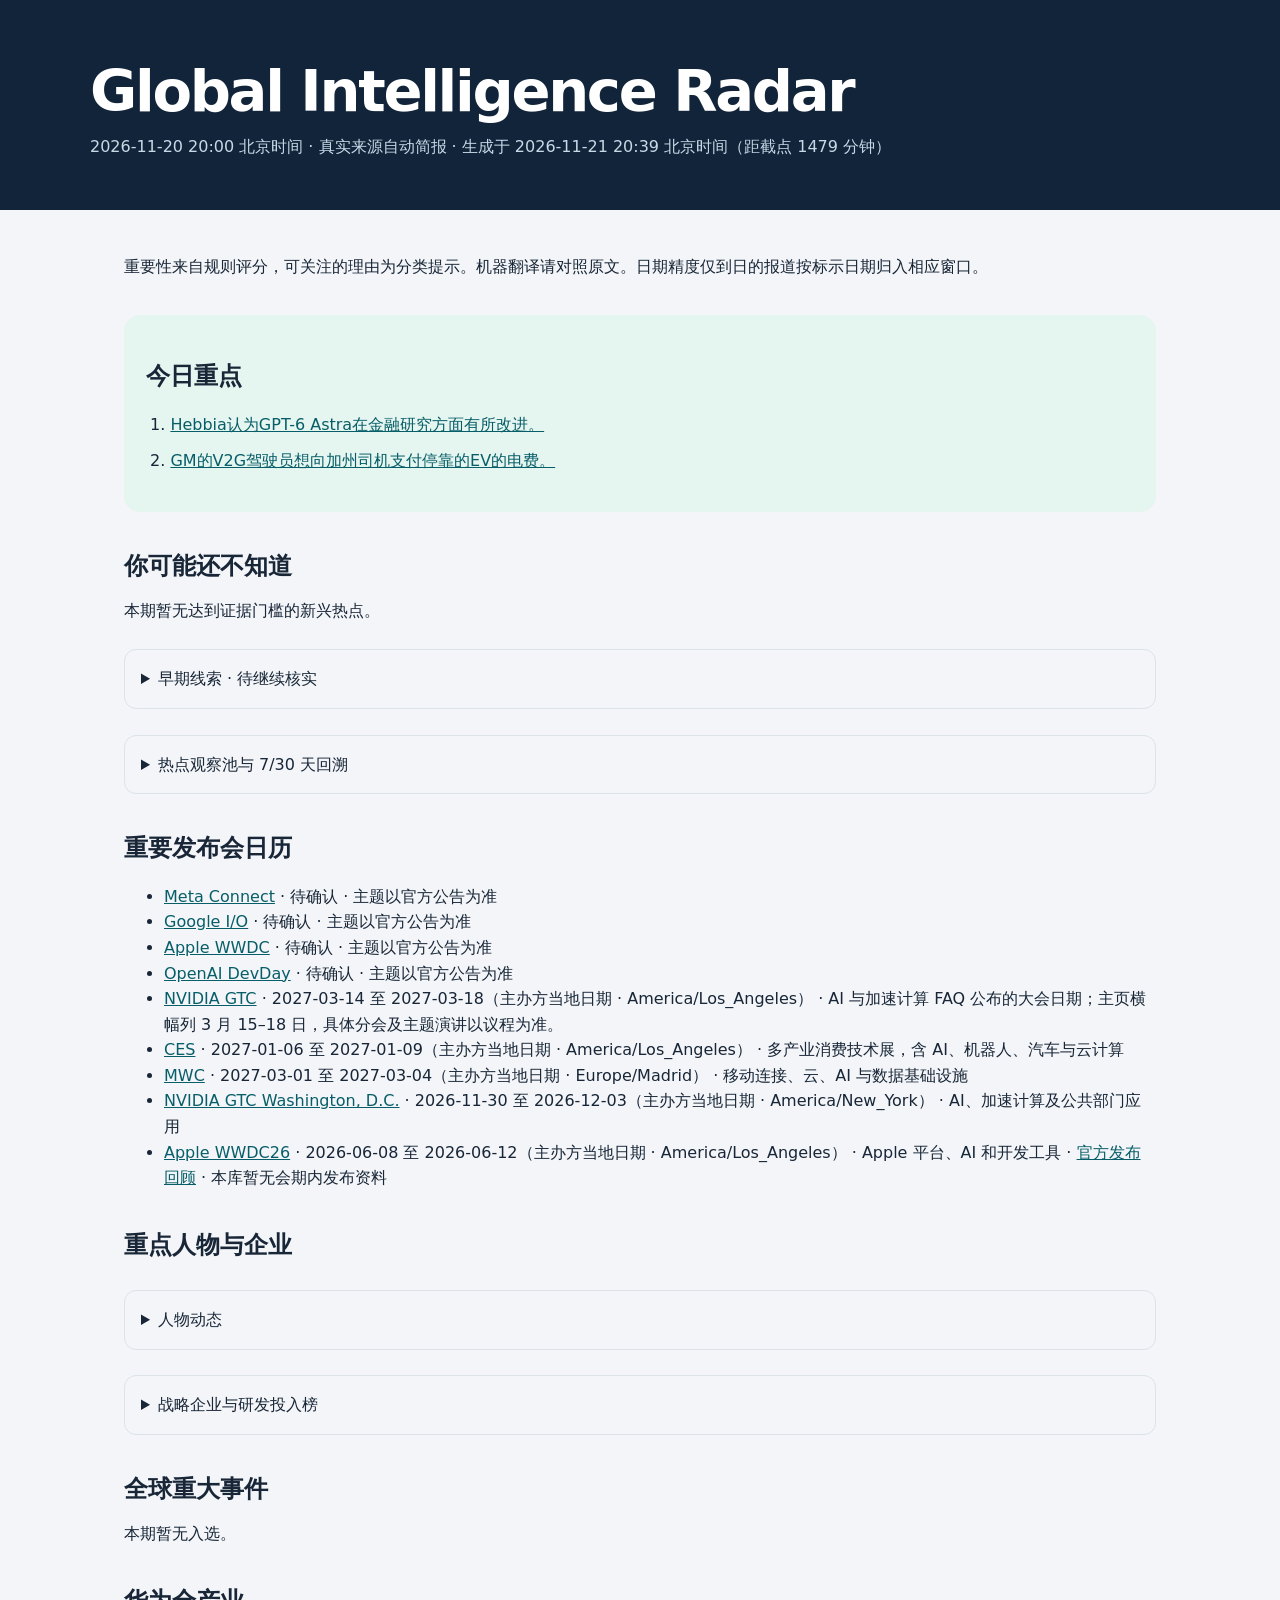
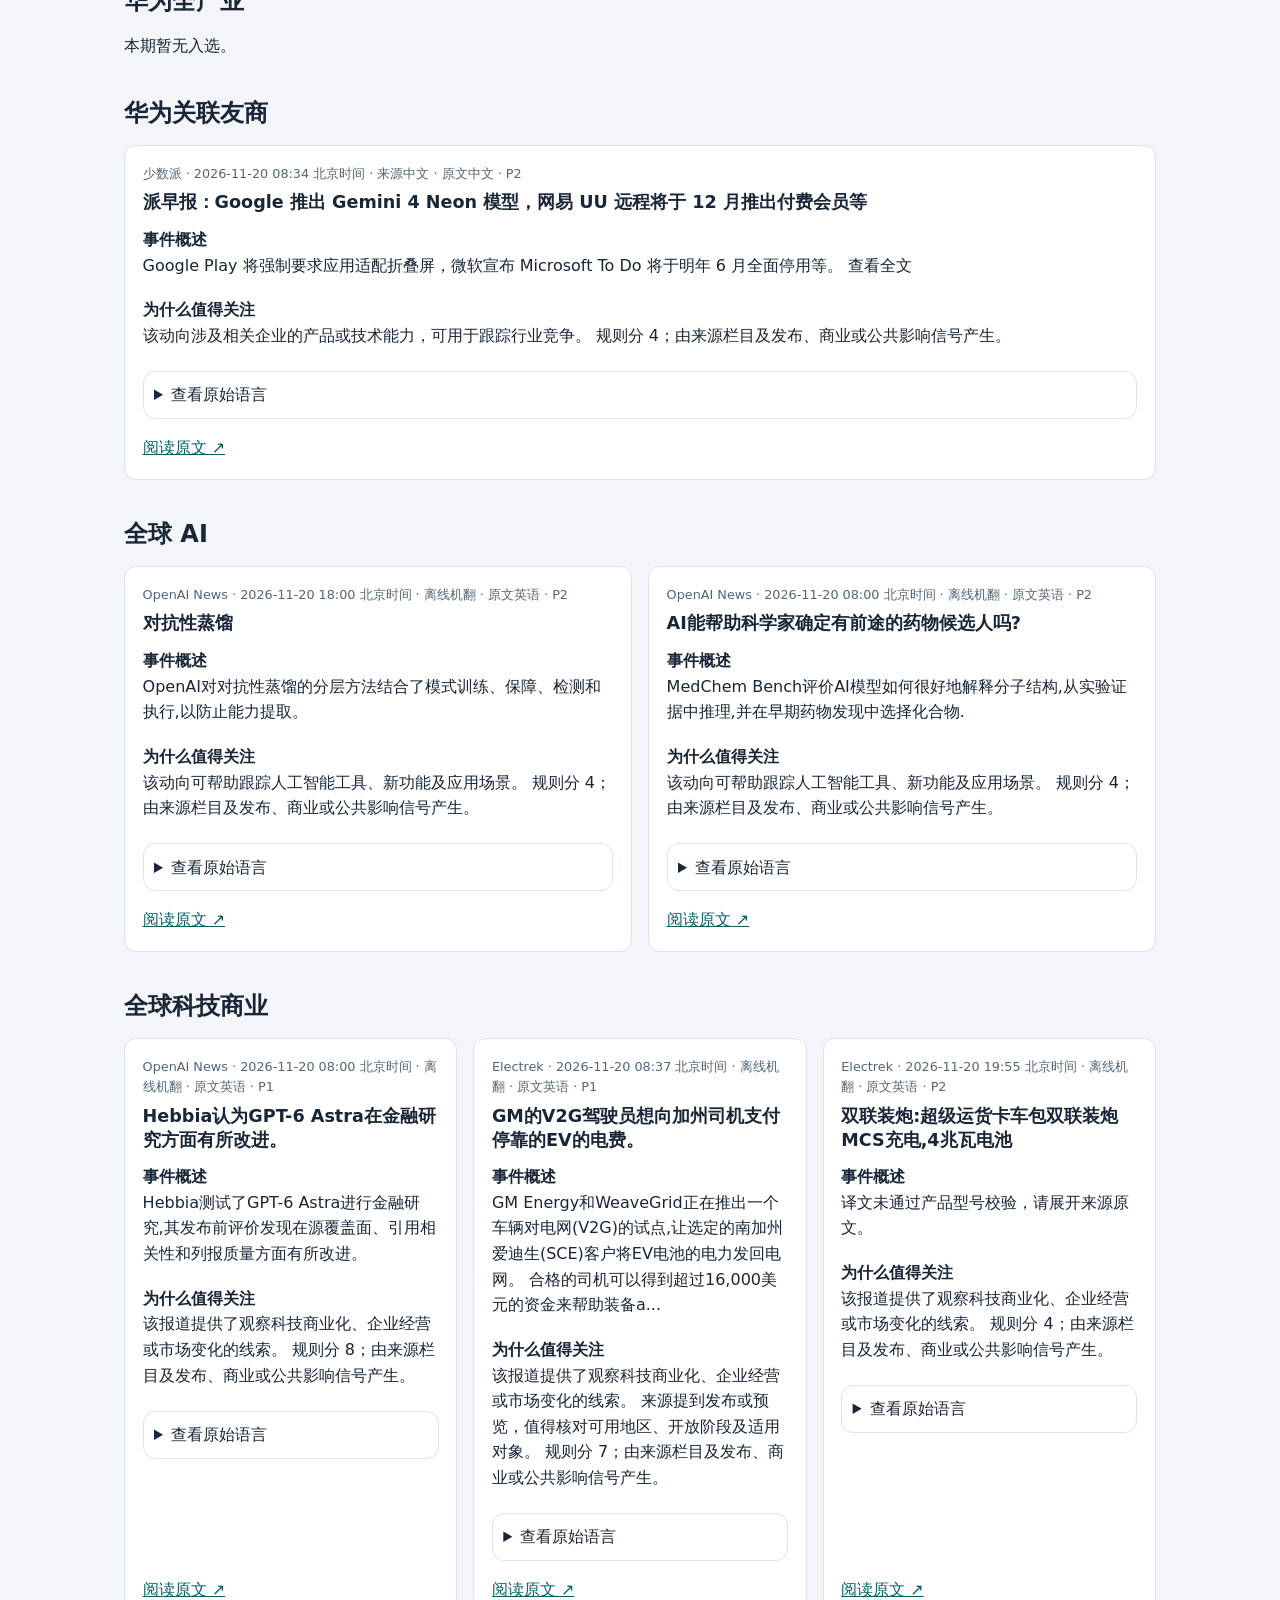
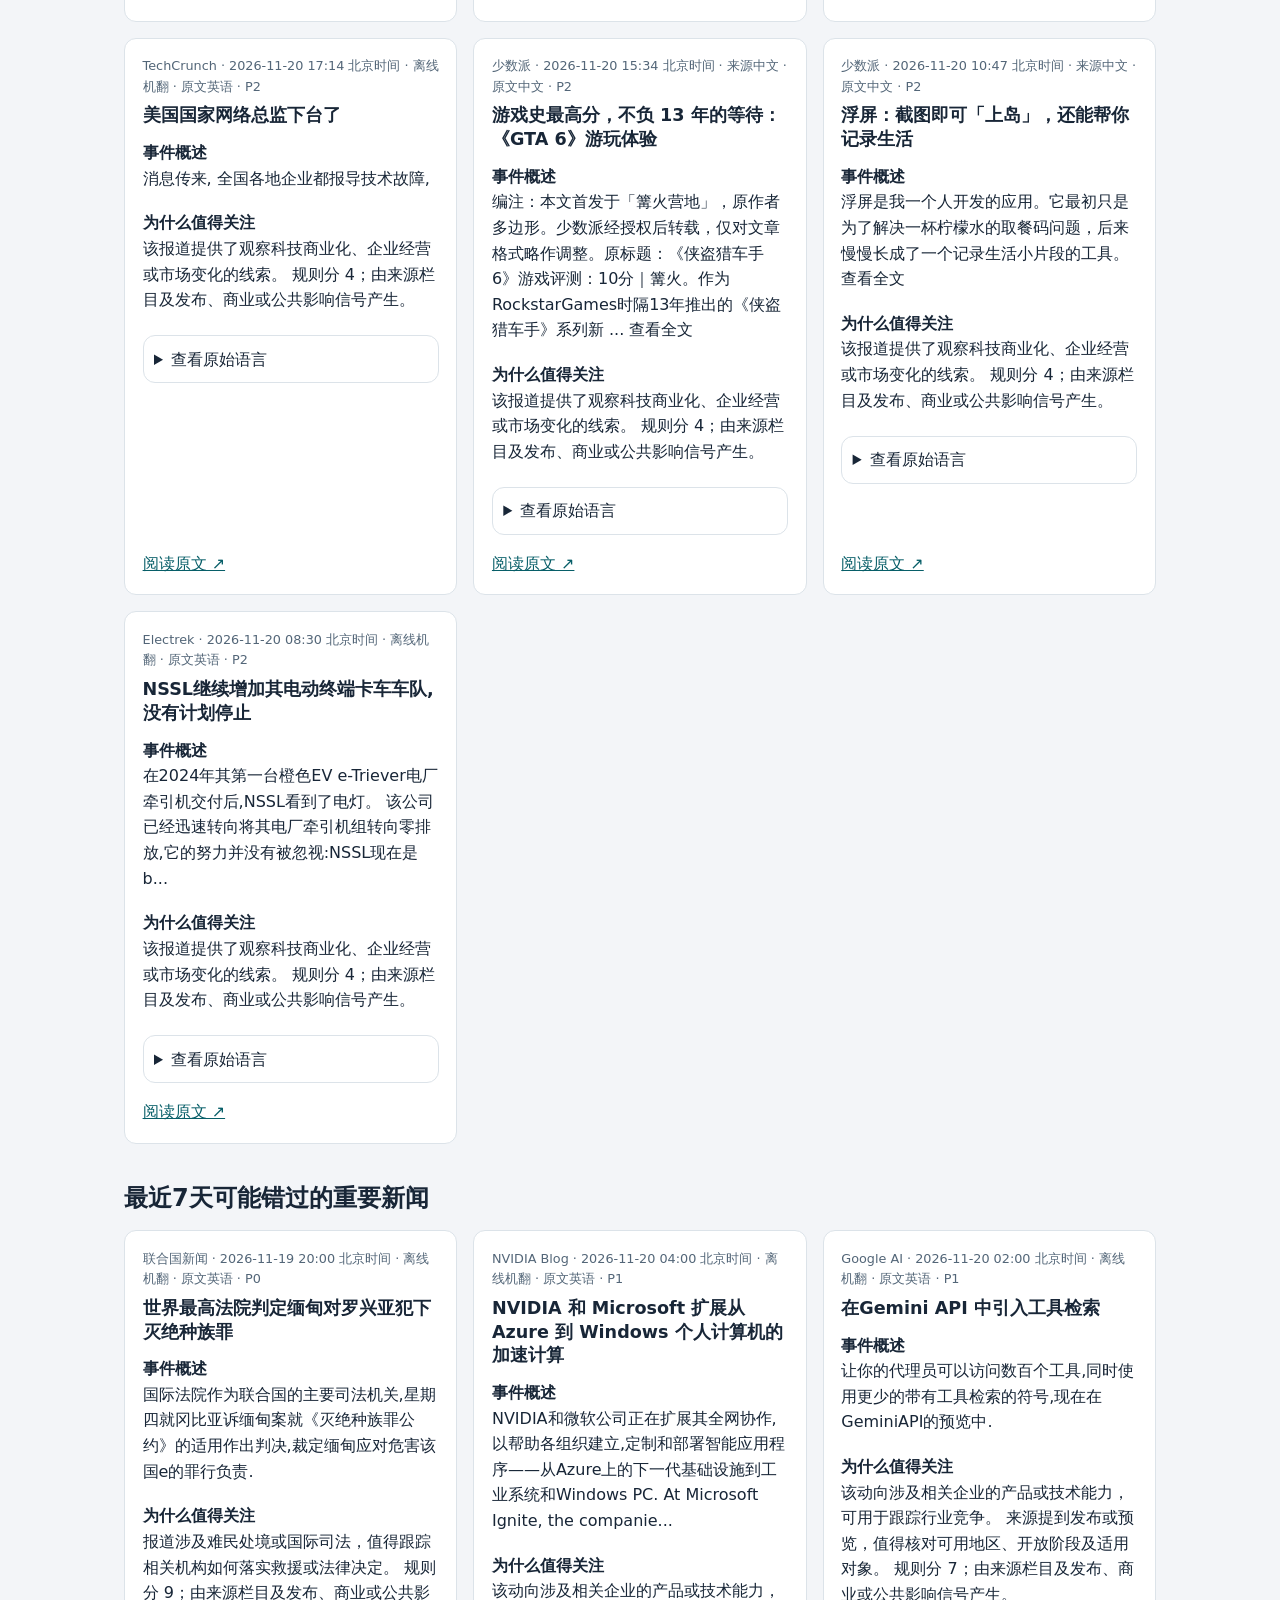
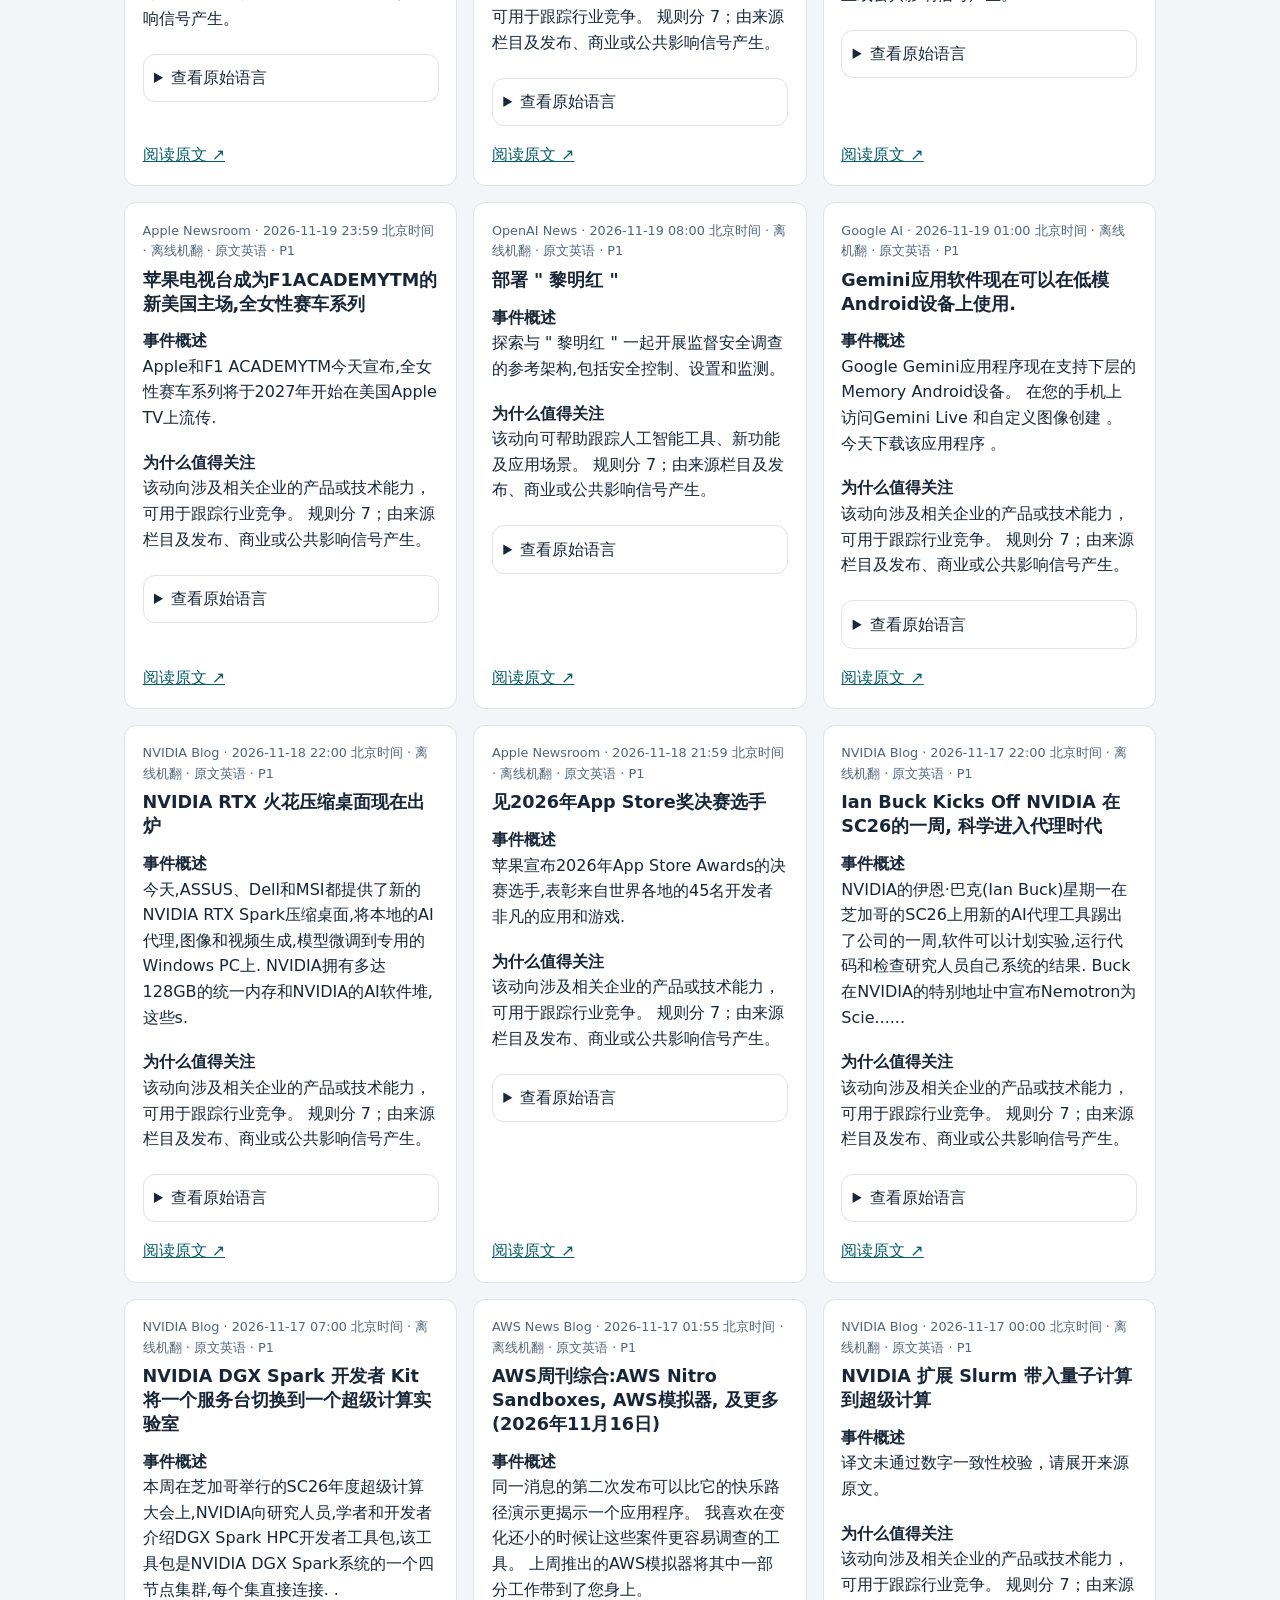
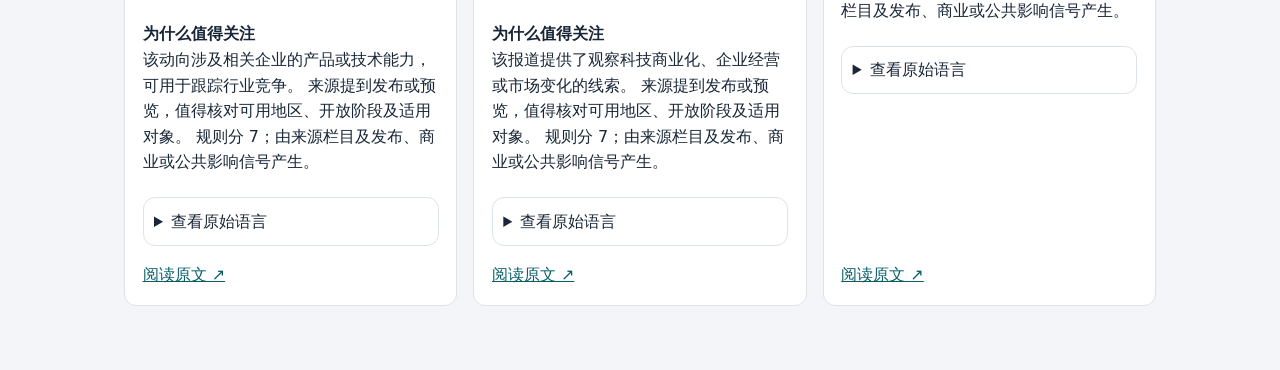
<file: trial-pages/brief-2026-11-20-20.html>
<!doctype html><html lang="zh-CN"><meta charset="utf-8">
<meta name="viewport" content="width=device-width, initial-scale=1">
<title>Global Intelligence Radar 自动简报</title><style>
*{box-sizing:border-box} body{margin:0;background:#f3f5f8;color:#182637;font:16px/1.6 -apple-system,BlinkMacSystemFont,system-ui,sans-serif}
header{background:#12243a;color:#fff;padding:3rem max(5vw,calc((100vw - 1100px)/2)) 2.6rem}
h1{font-size:clamp(2rem,6vw,3.6rem);line-height:1.1;margin:.2em 0;letter-spacing:-.04em}
header p{color:#c7d9e7;margin:.5em 0} main{max-width:1160px;margin:auto;padding:1.8rem 5vw 4rem}
nav{display:flex;gap:1.2rem;flex-wrap:wrap} a{color:#075e68} header a{color:#a8f0dc}
.cards{display:grid;grid-template-columns:repeat(auto-fit,minmax(min(280px,100%),1fr));gap:1rem}
article{display:flex;flex-direction:column;background:white;border:1px solid #dce3e9;border-radius:12px;padding:1.1rem;overflow-wrap:anywhere}
article h3{margin:.45rem 0;font-size:1.1rem;line-height:1.35} article p{margin:.3rem 0 .9rem} article a{margin-top:auto}
.meta,small{color:#536678;font-size:.8rem} section{margin-top:2.2rem} h2{margin-bottom:.8rem}
details{margin:1.6rem 0;padding:1rem;border:1px solid #dce3e9;border-radius:12px} summary{cursor:pointer}
#demo{background:#fff6e5} #demo article{border-color:#ebd5a5}

.lead{background:#e5f5ef;padding:1.4rem;border-radius:16px}
.lead ol{padding-left:1.5rem}.lead li{margin:.65rem 0}.tag{font-weight:650;color:#075e68}
article details{padding:.65rem;margin:.5rem 0 1rem} article strong{display:block}
.audit li{padding:.7rem 0;border-bottom:1px solid #dce3e9}
</style>
<header><h1>Global Intelligence Radar</h1><p>2026-11-20 20:00 北京时间 · 真实来源自动简报 · 生成于 2026-11-21 20:39 北京时间（距截点 1479 分钟）</p></header>
<main><p>重要性来自规则评分，可关注的理由为分类提示。机器翻译请对照原文。日期精度仅到日的报道按标示日期归入相应窗口。</p>
<section class="lead"><h2>今日重点</h2><ol><li><a href="#news-1">Hebbia认为GPT-6 Astra在金融研究方面有所改进。</a></li><li><a href="#news-2">GM的V2G驾驶员想向加州司机支付停靠的EV的电费。</a></li></ol></section>
<section><h2>你可能还不知道</h2><div class="cards">本期暂无达到证据门槛的新兴热点。</div><details><summary>早期线索 · 待继续核实</summary><div class="cards">暂无符合条件的早期线索。</div></details><details><summary>热点观察池与 7/30 天回溯</summary><div class="cards">暂无其他观测。</div></details></section><section><h2>重要发布会日历</h2><ul><li><a href="https://www.meta.com/connect/" rel="noopener noreferrer">Meta Connect</a> · 待确认 · 主题以官方公告为准 </li><li><a href="https://io.google/" rel="noopener noreferrer">Google I/O</a> · 待确认 · 主题以官方公告为准 </li><li><a href="https://developer.apple.com/wwdc/" rel="noopener noreferrer">Apple WWDC</a> · 待确认 · 主题以官方公告为准 </li><li><a href="https://openai.com/devday/" rel="noopener noreferrer">OpenAI DevDay</a> · 待确认 · 主题以官方公告为准 </li><li><a href="https://www.nvidia.com/gtc/faq/" rel="noopener noreferrer">NVIDIA GTC</a> · 2027-03-14 至 2027-03-18（主办方当地日期 · America/Los_Angeles） · AI 与加速计算 FAQ 公布的大会日期；主页横幅列 3 月 15–18 日，具体分会及主题演讲以议程为准。</li><li><a href="https://www.ces.tech/about-ces/about-ces/" rel="noopener noreferrer">CES</a> · 2027-01-06 至 2027-01-09（主办方当地日期 · America/Los_Angeles） · 多产业消费技术展，含 AI、机器人、汽车与云计算 </li><li><a href="https://www.mwcbarcelona.com/about/" rel="noopener noreferrer">MWC</a> · 2027-03-01 至 2027-03-04（主办方当地日期 · Europe/Madrid） · 移动连接、云、AI 与数据基础设施 </li><li><a href="https://www.nvidia.com/gtc/dc/faq/" rel="noopener noreferrer">NVIDIA GTC Washington, D.C.</a> · 2026-11-30 至 2026-12-03（主办方当地日期 · America/New_York） · AI、加速计算及公共部门应用 </li><li><a href="https://www.apple.com/newsroom/2026/05/apple-kicks-off-worldwide-developers-conference-on-june-8/" rel="noopener noreferrer">Apple WWDC26</a> · 2026-06-08 至 2026-06-12（主办方当地日期 · America/Los_Angeles） · Apple 平台、AI 和开发工具  · <a href="https://www.apple.com/newsroom/2026/06/apple-unveils-next-generation-of-apple-intelligence-siri-ai-and-more/" rel="noopener noreferrer">官方发布回顾</a> · 本库暂无会期内发布资料</li></ul></section><section><h2>重点人物与企业</h2><details><summary>人物动态</summary><ul><li>本轮暂无符合发布或战略条件的报道。</li></ul></details><details><summary>战略企业与研发投入榜</summary><ul><li>Apple · <a href="https://www.apple.com/newsroom/2026/11/apple-tv-becomes-the-new-us-home-of-f1-academy-the-all-female-racing-series/" rel="noopener noreferrer">Apple TV becomes the new U.S. home of F1 ACADEMY™, the all-female racing series</a></li><li>Apple · <a href="https://www.apple.com/newsroom/2026/11/meet-the-2026-app-store-award-finalists/" rel="noopener noreferrer">Meet the 2026 App Store Award finalists</a></li><li>NVIDIA · <a href="https://blogs.nvidia.com/blog/ian-buck-sc26/" rel="noopener noreferrer">Ian Buck Kicks Off NVIDIA’s Week at SC26 as Science Enters the Age of Agents</a></li><li>Amazon · <a href="https://aws.amazon.com/blogs/aws/aws-weekly-roundup-aws-nitro-sandboxes-aws-emulator-and-more-november-16-2026/" rel="noopener noreferrer">AWS Weekly Roundup: AWS Nitro Sandboxes, AWS Emulator, and more (November 16, 2026)</a></li><li>NVIDIA · <a href="https://blogs.nvidia.com/blog/mlperf-training-endpoints-vera-rubin/" rel="noopener noreferrer">NVIDIA Sweeps MLPerf Training and Endpoints as Vera Rubin Debuts With Leading Performance</a></li><li>Apple · <a href="https://www.apple.com/newsroom/2026/11/apple-launches-research-study-to-explore-the-use-of-ai-for-health/" rel="noopener noreferrer">Apple launches research study to explore the use of AI for health</a></li><li>Apple · <a href="https://www.apple.com/newsroom/2026/11/apple-tv-introduces-new-sign-language-interpretation-feature/" rel="noopener noreferrer">Apple TV introduces new Sign Language interpretation feature</a></li><li>Alphabet · <a href="https://blog.google/innovation-and-ai/infrastructure-and-cloud/google-cloud/gemini-for-healthcare/" rel="noopener noreferrer">Google Cloud launches Gemini for healthcare.</a></li></ul><p>欧盟 JRC 2025 版，财年 2024。排名按报告图 10 核对；金额采用 IT之家转录的舍入值，官方 XLSX 当前访问返回 403。Amazon 为 JRC 估算。</p><ol><li>1. Amazon · 65,318.00 百万欧元</li><li>2. Alphabet · 46,131.00 百万欧元</li><li>3. Meta · 41,986.00 百万欧元</li><li>4. Microsoft · 31,272.00 百万欧元</li><li>5. Apple · 30,195.00 百万欧元</li><li>6. Huawei · 22,941.00 百万欧元</li><li>7. Samsung Electronics · 22,843.00 百万欧元</li><li>8. Volkswagen · 20,998.00 百万欧元</li><li>9. Johnson &amp; Johnson · 16,587.00 百万欧元</li><li>10. Intel · 15,926.00 百万欧元</li></ol><a href="https://publications.jrc.ec.europa.eu/repository/handle/JRC144638" rel="noopener noreferrer">JRC 官方榜单</a></details></section><section><h2>全球重大事件</h2><div class="cards">本期暂无入选。</div></section><section><h2>华为全产业</h2><div class="cards">本期暂无入选。</div></section><section><h2>华为关联友商</h2><div class="cards">
    <article id="news-8">
      <div class="meta">少数派 · 2026-11-20 08:34 北京时间 · 来源中文 · 原文中文 · P2</div>
      <h3>派早报：Google 推出 Gemini 4 Neon 模型，网易 UU 远程将于 12 月推出付费会员等</h3>
      <p><strong>事件概述</strong>Google Play 将强制要求应用适配折叠屏，微软宣布 Microsoft To Do 将于明年 6 月全面停用等。 查看全文</p>
      <p><strong>为什么值得关注</strong>该动向涉及相关企业的产品或技术能力，可用于跟踪行业竞争。 规则分 4；由来源栏目及发布、商业或公共影响信号产生。</p>
      <details><summary>查看原始语言</summary>
        <p>派早报：Google 推出 Gemini 4 Neon 模型，网易 UU 远程将于 12 月推出付费会员等</p><p>Google Play 将强制要求应用适配折叠屏，微软宣布 Microsoft To Do 将于明年 6 月全面停用等。 查看全文</p>
      </details>
      <a href="https://sspai.com/post/119311" target="_blank" rel="noopener noreferrer">阅读原文 ↗</a>
    </article></div></section><section><h2>全球 AI</h2><div class="cards">
    <article id="news-4">
      <div class="meta">OpenAI News · 2026-11-20 18:00 北京时间 · 离线机翻 · 原文英语 · P2</div>
      <h3>对抗性蒸馏</h3>
      <p><strong>事件概述</strong>OpenAI对对抗性蒸馏的分层方法结合了模式训练、保障、检测和执行,以防止能力提取。</p>
      <p><strong>为什么值得关注</strong>该动向可帮助跟踪人工智能工具、新功能及应用场景。 规则分 4；由来源栏目及发布、商业或公共影响信号产生。</p>
      <details><summary>查看原始语言</summary>
        <p>Combatting adversarial distillation</p><p>OpenAI’s layered approach to adversarial distillation combines model training, safeguards, detection, and enforcement to protect against capability extraction.</p>
      </details>
      <a href="https://openai.com/index/combatting-adversarial-distillation" target="_blank" rel="noopener noreferrer">阅读原文 ↗</a>
    </article>
    <article id="news-10">
      <div class="meta">OpenAI News · 2026-11-20 08:00 北京时间 · 离线机翻 · 原文英语 · P2</div>
      <h3>AI能帮助科学家确定有前途的药物候选人吗?</h3>
      <p><strong>事件概述</strong>MedChem Bench评价AI模型如何很好地解释分子结构,从实验证据中推理,并在早期药物发现中选择化合物.</p>
      <p><strong>为什么值得关注</strong>该动向可帮助跟踪人工智能工具、新功能及应用场景。 规则分 4；由来源栏目及发布、商业或公共影响信号产生。</p>
      <details><summary>查看原始语言</summary>
        <p>Can AI help scientists identify promising drug candidates?</p><p>MedChemBench evaluates how well AI models interpret molecular structures, reason from experimental evidence, and select compounds in early drug discovery.</p>
      </details>
      <a href="https://openai.com/index/introducing-medchembench" target="_blank" rel="noopener noreferrer">阅读原文 ↗</a>
    </article></div></section><section><h2>全球科技商业</h2><div class="cards">
    <article id="news-1">
      <div class="meta">OpenAI News · 2026-11-20 08:00 北京时间 · 离线机翻 · 原文英语 · P1</div>
      <h3>Hebbia认为GPT-6 Astra在金融研究方面有所改进。</h3>
      <p><strong>事件概述</strong>Hebbia测试了GPT-6 Astra进行金融研究,其发布前评价发现在源覆盖面、引用相关性和列报质量方面有所改进。</p>
      <p><strong>为什么值得关注</strong>该报道提供了观察科技商业化、企业经营或市场变化的线索。 规则分 8；由来源栏目及发布、商业或公共影响信号产生。</p>
      <details><summary>查看原始语言</summary>
        <p>Hebbia sees improvements in financial research with GPT-6 Astra</p><p>Hebbia tested GPT-6 Astra for financial research. Its prerelease evaluations found gains in source coverage, citation relevance, and presentation quality.</p>
      </details>
      <a href="https://openai.com/business/customer-stories/hebbia" target="_blank" rel="noopener noreferrer">阅读原文 ↗</a>
    </article>
    <article id="news-2">
      <div class="meta">Electrek · 2026-11-20 08:37 北京时间 · 离线机翻 · 原文英语 · P1</div>
      <h3>GM的V2G驾驶员想向加州司机支付停靠的EV的电费。</h3>
      <p><strong>事件概述</strong>GM Energy和WeaveGrid正在推出一个车辆对电网(V2G)的试点,让选定的南加州爱迪生(SCE)客户将EV电池的电力发回电网。 合格的司机可以得到超过16,000美元的资金来帮助装备a...</p>
      <p><strong>为什么值得关注</strong>该报道提供了观察科技商业化、企业经营或市场变化的线索。 来源提到发布或预览，值得核对可用地区、开放阶段及适用对象。 规则分 7；由来源栏目及发布、商业或公共影响信号产生。</p>
      <details><summary>查看原始语言</summary>
        <p>GM’s V2G pilot wants to pay California drivers for power from parked EVs</p><p>GM Energy and WeaveGrid are launching a vehicle-to-grid (V2G) pilot that will let select Southern California Edison (SCE) customers send electricity from their EV batteries back to the grid. Eligible drivers could get more than $16,000 in help with equipment a…</p>
      </details>
      <a href="https://electrek.co/2026/11/19/gms-v2g-pilot-wants-to-pay-california-drivers-for-power-from-parked-evs/" target="_blank" rel="noopener noreferrer">阅读原文 ↗</a>
    </article>
    <article id="news-3">
      <div class="meta">Electrek · 2026-11-20 19:55 北京时间 · 离线机翻 · 原文英语 · P2</div>
      <h3>双联装炮:超级运货卡车包双联装炮MCS充电,4兆瓦电池</h3>
      <p><strong>事件概述</strong>译文未通过产品型号校验，请展开来源原文。</p>
      <p><strong>为什么值得关注</strong>该报道提供了观察科技商业化、企业经营或市场变化的线索。 规则分 4；由来源栏目及发布、商业或公共影响信号产生。</p>
      <details><summary>查看原始语言</summary>
        <p>Double guns: ultra-class haul truck packs dual-gun MCS charging, 4 MWh battery</p><p>NHL may not be a household name, but its all-new, all-electric NTE240E ultra-class haul track could change that with a 240 ton payload, over 4.1 MWh of battery, advanced regenerative braking, and a world’s first double-gun MCS charging setup. more…</p>
      </details>
      <a href="https://electrek.co/2026/11/20/double-guns-ultra-class-haul-truck-packs-dual-gun-mcs-charging-4-mwh-battery/" target="_blank" rel="noopener noreferrer">阅读原文 ↗</a>
    </article>
    <article id="news-5">
      <div class="meta">TechCrunch · 2026-11-20 17:14 北京时间 · 离线机翻 · 原文英语 · P2</div>
      <h3>美国国家网络总监下台了</h3>
      <p><strong>事件概述</strong>消息传来, 全国各地企业都报导技术故障,</p>
      <p><strong>为什么值得关注</strong>该报道提供了观察科技商业化、企业经营或市场变化的线索。 规则分 4；由来源栏目及发布、商业或公共影响信号产生。</p>
      <details><summary>查看原始语言</summary>
        <p>The US national cyber director is stepping down</p><p>The news comes as businesses across the country report a flurry of technical outages, the causes of which are still unknown.</p>
      </details>
      <a href="https://techcrunch.com/2026/11/20/the-u-s-national-cyber-director-is-stepping-down/" target="_blank" rel="noopener noreferrer">阅读原文 ↗</a>
    </article>
    <article id="news-6">
      <div class="meta">少数派 · 2026-11-20 15:34 北京时间 · 来源中文 · 原文中文 · P2</div>
      <h3>游戏史最高分，不负 13 年的等待：《GTA 6》游玩体验</h3>
      <p><strong>事件概述</strong>编注：本文首发于「篝火营地」，原作者多边形。少数派经授权后转载，仅对文章格式略作调整。原标题：《侠盗猎车手6》游戏评测：10分｜篝火。作为RockstarGames时隔13年推出的《侠盗猎车手》系列新 ... 查看全文</p>
      <p><strong>为什么值得关注</strong>该报道提供了观察科技商业化、企业经营或市场变化的线索。 规则分 4；由来源栏目及发布、商业或公共影响信号产生。</p>
      <details><summary>查看原始语言</summary>
        <p>游戏史最高分，不负 13 年的等待：《GTA 6》游玩体验</p><p>编注：本文首发于「篝火营地」，原作者多边形。少数派经授权后转载，仅对文章格式略作调整。原标题：《侠盗猎车手6》游戏评测：10分｜篝火。作为RockstarGames时隔13年推出的《侠盗猎车手》系列新 ... 查看全文</p>
      </details>
      <a href="https://sspai.com/post/119327" target="_blank" rel="noopener noreferrer">阅读原文 ↗</a>
    </article>
    <article id="news-7">
      <div class="meta">少数派 · 2026-11-20 10:47 北京时间 · 来源中文 · 原文中文 · P2</div>
      <h3>浮屏：截图即可「上岛」，还能帮你记录生活</h3>
      <p><strong>事件概述</strong>浮屏是我一个人开发的应用。它最初只是为了解决一杯柠檬水的取餐码问题，后来慢慢长成了一个记录生活小片段的工具。 查看全文</p>
      <p><strong>为什么值得关注</strong>该报道提供了观察科技商业化、企业经营或市场变化的线索。 规则分 4；由来源栏目及发布、商业或公共影响信号产生。</p>
      <details><summary>查看原始语言</summary>
        <p>浮屏：截图即可「上岛」，还能帮你记录生活</p><p>浮屏是我一个人开发的应用。它最初只是为了解决一杯柠檬水的取餐码问题，后来慢慢长成了一个记录生活小片段的工具。 查看全文</p>
      </details>
      <a href="https://sspai.com/post/118879" target="_blank" rel="noopener noreferrer">阅读原文 ↗</a>
    </article>
    <article id="news-9">
      <div class="meta">Electrek · 2026-11-20 08:30 北京时间 · 离线机翻 · 原文英语 · P2</div>
      <h3>NSSL继续增加其电动终端卡车车队,没有计划停止</h3>
      <p><strong>事件概述</strong>在2024年其第一台橙色EV e-Triever电厂牵引机交付后,NSSL看到了电灯。 该公司已经迅速转向将其电厂牵引机组转向零排放,它的努力并没有被忽视:NSSL现在是b...</p>
      <p><strong>为什么值得关注</strong>该报道提供了观察科技商业化、企业经营或市场变化的线索。 规则分 4；由来源栏目及发布、商业或公共影响信号产生。</p>
      <details><summary>查看原始语言</summary>
        <p>NSSL keeps growing its electric terminal truck fleet, with no plans to stop</p><p>After taking delivery of its first Orange EV e-Triever electric yard tractor in 2024, NSSL saw the electric light. The company has been moving quickly to transition its yard tractor fleet to zero emissions, and its efforts haven’t gone unnoticed: NSSL is now b…</p>
      </details>
      <a href="https://electrek.co/2026/11/19/nssl-keeps-growing-its-electric-terminal-truck-fleet-with-no-plans-to-stop/" target="_blank" rel="noopener noreferrer">阅读原文 ↗</a>
    </article></div></section><section><h2>最近7天可能错过的重要新闻</h2><div class="cards">

    <article id="news-11">
      <div class="meta">联合国新闻 · 2026-11-19 20:00 北京时间 · 离线机翻 · 原文英语 · P0</div>
      <h3>世界最高法院判定缅甸对罗兴亚犯下灭绝种族罪</h3>
      <p><strong>事件概述</strong>国际法院作为联合国的主要司法机关,星期四就冈比亚诉缅甸案就《灭绝种族罪公约》的适用作出判决,裁定缅甸应对危害该国e的罪行负责.</p>
      <p><strong>为什么值得关注</strong>报道涉及难民处境或国际司法，值得跟踪相关机构如何落实救援或法律决定。 规则分 9；由来源栏目及发布、商业或公共影响信号产生。</p>
      <details><summary>查看原始语言</summary>
        <p>World’s top court finds Myanmar guilty of genocide against Rohingya</p><p>The International Court of Justice, the principal judicial organ of the UN, delivered its judgment on Thursday in the case of The Gambia v. Myanmar on the application of the Genocide Convention, finding Myanmar responsible for the crime against the country’s e…</p>
      </details>
      <a href="https://news.un.org/feed/view/en/story/2026/11/1168836" target="_blank" rel="noopener noreferrer">阅读原文 ↗</a>
    </article>
    <article id="news-12">
      <div class="meta">NVIDIA Blog · 2026-11-20 04:00 北京时间 · 离线机翻 · 原文英语 · P1</div>
      <h3>NVIDIA 和 Microsoft 扩展从 Azure 到 Windows 个人计算机的加速计算</h3>
      <p><strong>事件概述</strong>NVIDIA和微软公司正在扩展其全网协作,以帮助各组织建立,定制和部署智能应用程序——从Azure上的下一代基础设施到工业系统和Windows PC. At Microsoft Ignite, the companie...</p>
      <p><strong>为什么值得关注</strong>该动向涉及相关企业的产品或技术能力，可用于跟踪行业竞争。 规则分 7；由来源栏目及发布、商业或公共影响信号产生。</p>
      <details><summary>查看原始语言</summary>
        <p>NVIDIA and Microsoft Expand Accelerated Computing From Azure to Windows PCs</p><p>NVIDIA and Microsoft are extending their full-stack collaboration to help organizations build, customize and deploy intelligent applications — from next-generation infrastructure on Azure to industrial systems and Windows PCs. At Microsoft Ignite, the companie…</p>
      </details>
      <a href="https://blogs.nvidia.com/blog/microsoft-ignite-accelerated-computing-azure-windows-pcs/" target="_blank" rel="noopener noreferrer">阅读原文 ↗</a>
    </article>
    <article id="news-13">
      <div class="meta">Google AI · 2026-11-20 02:00 北京时间 · 离线机翻 · 原文英语 · P1</div>
      <h3>在Gemini API 中引入工具检索</h3>
      <p><strong>事件概述</strong>让你的代理员可以访问数百个工具,同时使用更少的带有工具检索的符号,现在在GeminiAPI的预览中.</p>
      <p><strong>为什么值得关注</strong>该动向涉及相关企业的产品或技术能力，可用于跟踪行业竞争。 来源提到发布或预览，值得核对可用地区、开放阶段及适用对象。 规则分 7；由来源栏目及发布、商业或公共影响信号产生。</p>
      <details><summary>查看原始语言</summary>
        <p>Introducing Tool Retrieval in the Gemini API</p><p>Give your agents access to hundreds of tools while using fewer tokens with Tool Retrieval, now in preview in the Gemini API.</p>
      </details>
      <a href="https://blog.google/innovation-and-ai/technology/developers-tools/gemini-api-tool-retrieval/" target="_blank" rel="noopener noreferrer">阅读原文 ↗</a>
    </article>
    <article id="news-14">
      <div class="meta">Apple Newsroom · 2026-11-19 23:59 北京时间 · 离线机翻 · 原文英语 · P1</div>
      <h3>苹果电视台成为F1ACADEMYTM的新美国主场,全女性赛车系列</h3>
      <p><strong>事件概述</strong>Apple和F1 ACADEMYTM今天宣布,全女性赛车系列将于2027年开始在美国Apple TV上流传.</p>
      <p><strong>为什么值得关注</strong>该动向涉及相关企业的产品或技术能力，可用于跟踪行业竞争。 规则分 7；由来源栏目及发布、商业或公共影响信号产生。</p>
      <details><summary>查看原始语言</summary>
        <p>Apple TV becomes the new U.S. home of F1 ACADEMY™, the all-female racing series</p><p>Apple and F1 ACADEMY™ today announced that the all-female racing series will stream on Apple TV in the United States beginning in 2027.</p>
      </details>
      <a href="https://www.apple.com/newsroom/2026/11/apple-tv-becomes-the-new-us-home-of-f1-academy-the-all-female-racing-series/" target="_blank" rel="noopener noreferrer">阅读原文 ↗</a>
    </article>
    <article id="news-15">
      <div class="meta">OpenAI News · 2026-11-19 08:00 北京时间 · 离线机翻 · 原文英语 · P1</div>
      <h3>部署 &quot; 黎明红 &quot;</h3>
      <p><strong>事件概述</strong>探索与 &quot; 黎明红 &quot; 一起开展监督安全调查的参考架构,包括安全控制、设置和监测。</p>
      <p><strong>为什么值得关注</strong>该动向可帮助跟踪人工智能工具、新功能及应用场景。 规则分 7；由来源栏目及发布、商业或公共影响信号产生。</p>
      <details><summary>查看原始语言</summary>
        <p>Deploying Daybreak Red</p><p>Explore a reference architecture for supervised security investigations with Daybreak Red, including safety controls, setup, and monitoring.</p>
      </details>
      <a href="https://openai.com/business/learn/deploying-daybreak-red" target="_blank" rel="noopener noreferrer">阅读原文 ↗</a>
    </article>
    <article id="news-16">
      <div class="meta">Google AI · 2026-11-19 01:00 北京时间 · 离线机翻 · 原文英语 · P1</div>
      <h3>Gemini应用软件现在可以在低模Android设备上使用.</h3>
      <p><strong>事件概述</strong>Google Gemini应用程序现在支持下层的Memory Android设备。 在您的手机上访问Gemini Live 和自定义图像创建 。 今天下载该应用程序 。</p>
      <p><strong>为什么值得关注</strong>该动向涉及相关企业的产品或技术能力，可用于跟踪行业竞争。 规则分 7；由来源栏目及发布、商业或公共影响信号产生。</p>
      <details><summary>查看原始语言</summary>
        <p>The Gemini app is now available on lower-memory Android devices.</p><p>The Google Gemini app now supports lower-memory Android devices. Access Gemini Live and custom image creation on your phone. Download the app today.</p>
      </details>
      <a href="https://blog.google/innovation-and-ai/products/gemini-app/gemini-lower-memory-devices/" target="_blank" rel="noopener noreferrer">阅读原文 ↗</a>
    </article>
    <article id="news-17">
      <div class="meta">NVIDIA Blog · 2026-11-18 22:00 北京时间 · 离线机翻 · 原文英语 · P1</div>
      <h3>NVIDIA RTX 火花压缩桌面现在出炉</h3>
      <p><strong>事件概述</strong>今天,ASSUS、Dell和MSI都提供了新的NVIDIA RTX Spark压缩桌面,将本地的AI代理,图像和视频生成,模型微调到专用的Windows PC上. NVIDIA拥有多达128GB的统一内存和NVIDIA的AI软件堆,这些s.</p>
      <p><strong>为什么值得关注</strong>该动向涉及相关企业的产品或技术能力，可用于跟踪行业竞争。 规则分 7；由来源栏目及发布、商业或公共影响信号产生。</p>
      <details><summary>查看原始语言</summary>
        <p>NVIDIA RTX Spark Compact Desktops Out Now</p><p>New NVIDIA RTX Spark compact desktops from ASUS, Dell and MSI are available today, bringing local AI agents, image and video generation, and model fine-tuning to a dedicated Windows PC. With up to 128GB of unified memory and NVIDIA’s AI software stack, these s…</p>
      </details>
      <a href="https://blogs.nvidia.com/blog/rtx-spark-desktop-local-ai-available-now/" target="_blank" rel="noopener noreferrer">阅读原文 ↗</a>
    </article>
    <article id="news-18">
      <div class="meta">Apple Newsroom · 2026-11-18 21:59 北京时间 · 离线机翻 · 原文英语 · P1</div>
      <h3>见2026年App Store奖决赛选手</h3>
      <p><strong>事件概述</strong>苹果宣布2026年App Store Awards的决赛选手,表彰来自世界各地的45名开发者非凡的应用和游戏.</p>
      <p><strong>为什么值得关注</strong>该动向涉及相关企业的产品或技术能力，可用于跟踪行业竞争。 规则分 7；由来源栏目及发布、商业或公共影响信号产生。</p>
      <details><summary>查看原始语言</summary>
        <p>Meet the 2026 App Store Award finalists</p><p>Apple announced the finalists for the 2026 App Store Awards, recognizing 45 developers from around the world for exceptional apps and games.</p>
      </details>
      <a href="https://www.apple.com/newsroom/2026/11/meet-the-2026-app-store-award-finalists/" target="_blank" rel="noopener noreferrer">阅读原文 ↗</a>
    </article>
    <article id="news-19">
      <div class="meta">NVIDIA Blog · 2026-11-17 22:00 北京时间 · 离线机翻 · 原文英语 · P1</div>
      <h3>Ian Buck Kicks Off NVIDIA 在SC26的一周, 科学进入代理时代</h3>
      <p><strong>事件概述</strong>NVIDIA的伊恩·巴克(Ian Buck)星期一在芝加哥的SC26上用新的AI代理工具踢出了公司的一周,软件可以计划实验,运行代码和检查研究人员自己系统的结果. Buck在NVIDIA的特别地址中宣布Nemotron为Scie......</p>
      <p><strong>为什么值得关注</strong>该动向涉及相关企业的产品或技术能力，可用于跟踪行业竞争。 规则分 7；由来源栏目及发布、商业或公共影响信号产生。</p>
      <details><summary>查看原始语言</summary>
        <p>Ian Buck Kicks Off NVIDIA’s Week at SC26 as Science Enters the Age of Agents</p><p>NVIDIA’s Ian Buck kicked off the company’s week at SC26 in Chicago on Monday with new tools for AI agents, software that can plan experiments, run code and check results on researchers’ own systems. In NVIDIA’s special address, Buck announced Nemotron for Scie…</p>
      </details>
      <a href="https://blogs.nvidia.com/blog/ian-buck-sc26/" target="_blank" rel="noopener noreferrer">阅读原文 ↗</a>
    </article>
    <article id="news-20">
      <div class="meta">NVIDIA Blog · 2026-11-17 07:00 北京时间 · 离线机翻 · 原文英语 · P1</div>
      <h3>NVIDIA DGX Spark 开发者 Kit 将一个服务台切换到一个超级计算实验室</h3>
      <p><strong>事件概述</strong>本周在芝加哥举行的SC26年度超级计算大会上,NVIDIA向研究人员,学者和开发者介绍DGX Spark HPC开发者工具包,该工具包是NVIDIA DGX Spark系统的一个四节点集群,每个集直接连接. .</p>
      <p><strong>为什么值得关注</strong>该动向涉及相关企业的产品或技术能力，可用于跟踪行业竞争。 来源提到发布或预览，值得核对可用地区、开放阶段及适用对象。 规则分 7；由来源栏目及发布、商业或公共影响信号产生。</p>
      <details><summary>查看原始语言</summary>
        <p>NVIDIA DGX Spark Developer Kit Turns a Desk Into a Supercomputing Lab</p><p>At SC26, an annual supercomputing conference taking place this week in Chicago, NVIDIA is introducing the DGX Spark HPC Developer Kit for researchers, academics and developers. The kit is a four-node cluster of NVIDIA DGX Spark systems, each connected directly…</p>
      </details>
      <a href="https://blogs.nvidia.com/blog/dgx-spark-hpc-developer-kit-sc26/" target="_blank" rel="noopener noreferrer">阅读原文 ↗</a>
    </article>
    <article id="news-21">
      <div class="meta">AWS News Blog · 2026-11-17 01:55 北京时间 · 离线机翻 · 原文英语 · P1</div>
      <h3>AWS周刊综合:AWS Nitro Sandboxes, AWS模拟器, 及更多(2026年11月16日)</h3>
      <p><strong>事件概述</strong>同一消息的第二次发布可以比它的快乐路径演示更揭示一个应用程序。 我喜欢在变化还小的时候让这些案件更容易调查的工具。 上周推出的AWS模拟器将其中一部分工作带到了您身上。</p>
      <p><strong>为什么值得关注</strong>该报道提供了观察科技商业化、企业经营或市场变化的线索。 来源提到发布或预览，值得核对可用地区、开放阶段及适用对象。 规则分 7；由来源栏目及发布、商业或公共影响信号产生。</p>
      <details><summary>查看原始语言</summary>
        <p>AWS Weekly Roundup: AWS Nitro Sandboxes, AWS Emulator, and more (November 16, 2026)</p><p>A second delivery of the same message can reveal more about an application than its happy-path demo. I like tools that make those cases easier to investigate while a change is still small. Last week’s launch of AWS Emulator brings part of that work onto your o…</p>
      </details>
      <a href="https://aws.amazon.com/blogs/aws/aws-weekly-roundup-aws-nitro-sandboxes-aws-emulator-and-more-november-16-2026/" target="_blank" rel="noopener noreferrer">阅读原文 ↗</a>
    </article>
    <article id="news-22">
      <div class="meta">NVIDIA Blog · 2026-11-17 00:00 北京时间 · 离线机翻 · 原文英语 · P1</div>
      <h3>NVIDIA 扩展 Slurm 带入量子计算到超级计算</h3>
      <p><strong>事件概述</strong>译文未通过数字一致性校验，请展开来源原文。</p>
      <p><strong>为什么值得关注</strong>该动向涉及相关企业的产品或技术能力，可用于跟踪行业竞争。 规则分 7；由来源栏目及发布、商业或公共影响信号产生。</p>
      <details><summary>查看原始语言</summary>
        <p>NVIDIA Expands Slurm to Bring Quantum Computing Into Supercomputing</p><p>Quantum processor deployments at supercomputing centers have grown nearly sevenfold over the past five years, with nearly 30 supercomputing centers around the world now in the process of deploying over 50 quantum processors. Many of these centers use Slurm to …</p>
      </details>
      <a href="https://blogs.nvidia.com/blog/slurm-quantum-computing-supercomputing/" target="_blank" rel="noopener noreferrer">阅读原文 ↗</a>
    </article></div></section>
</main></html>
</file>
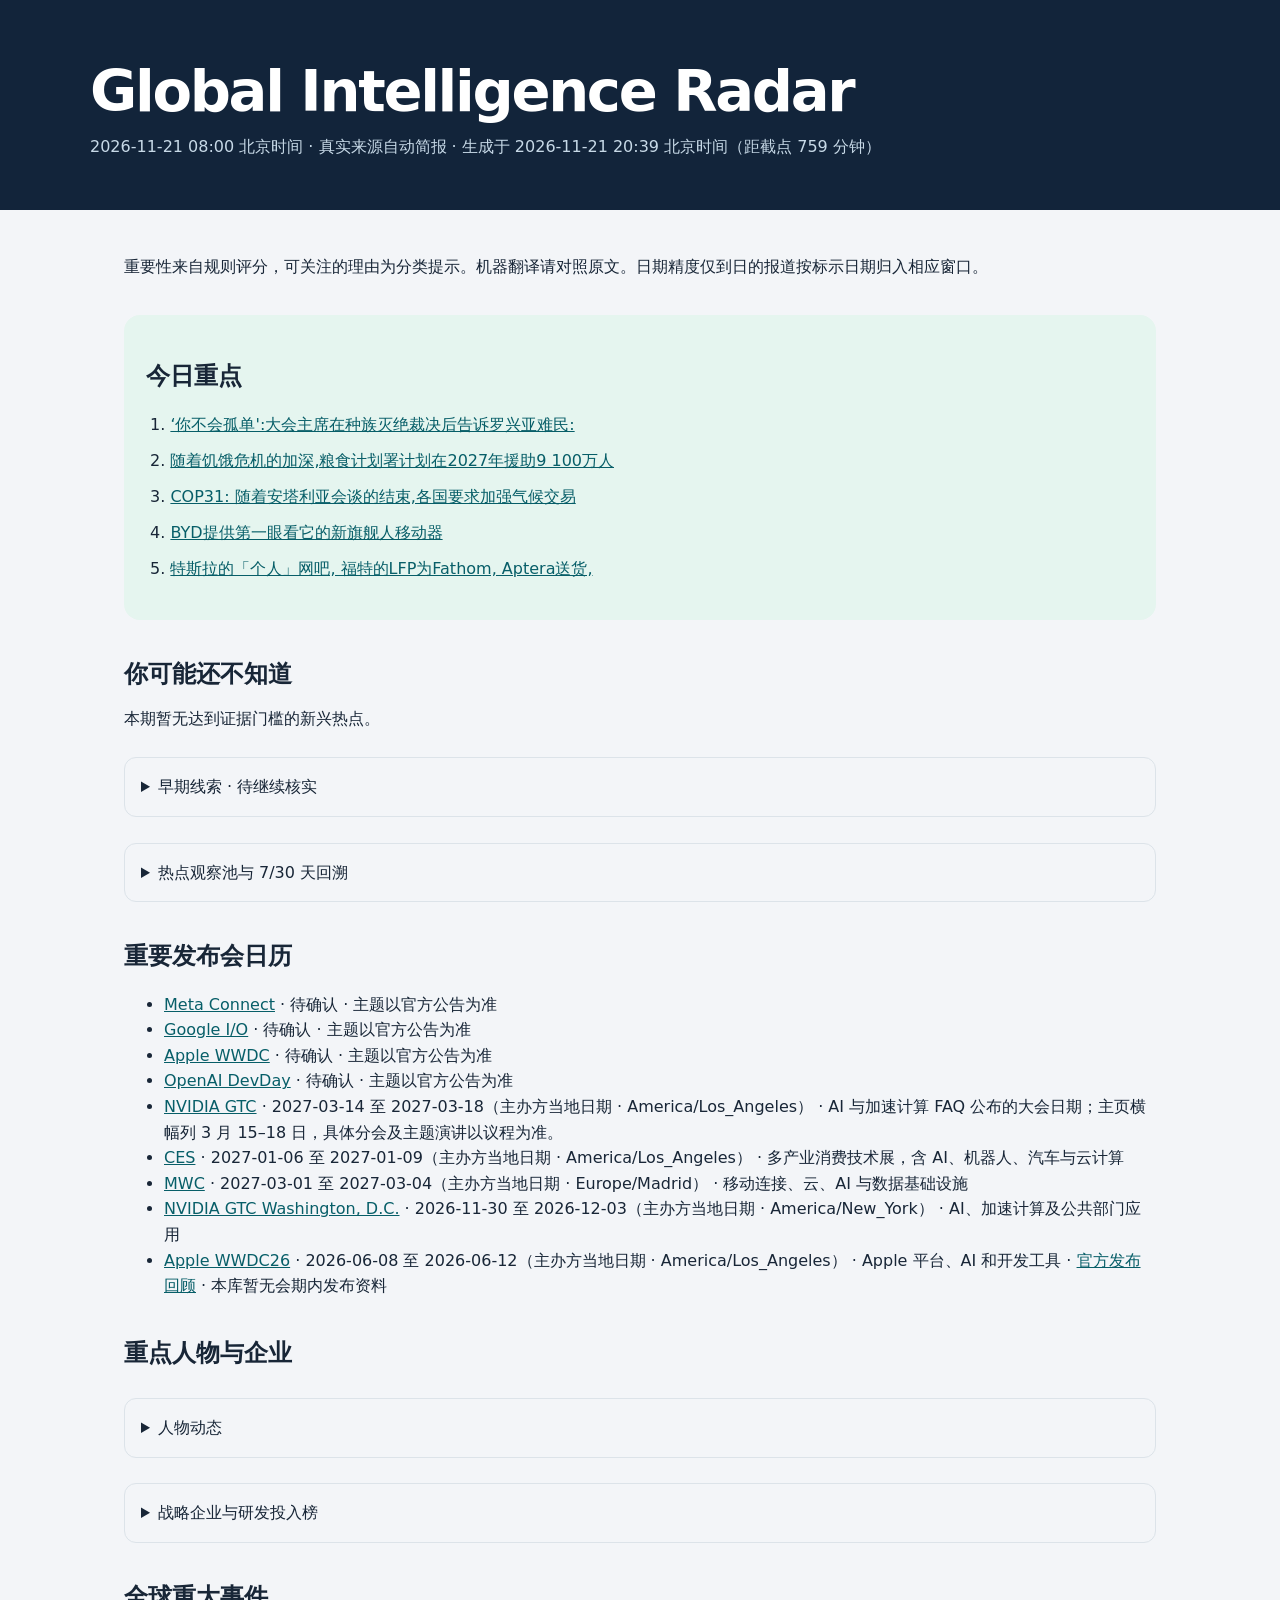
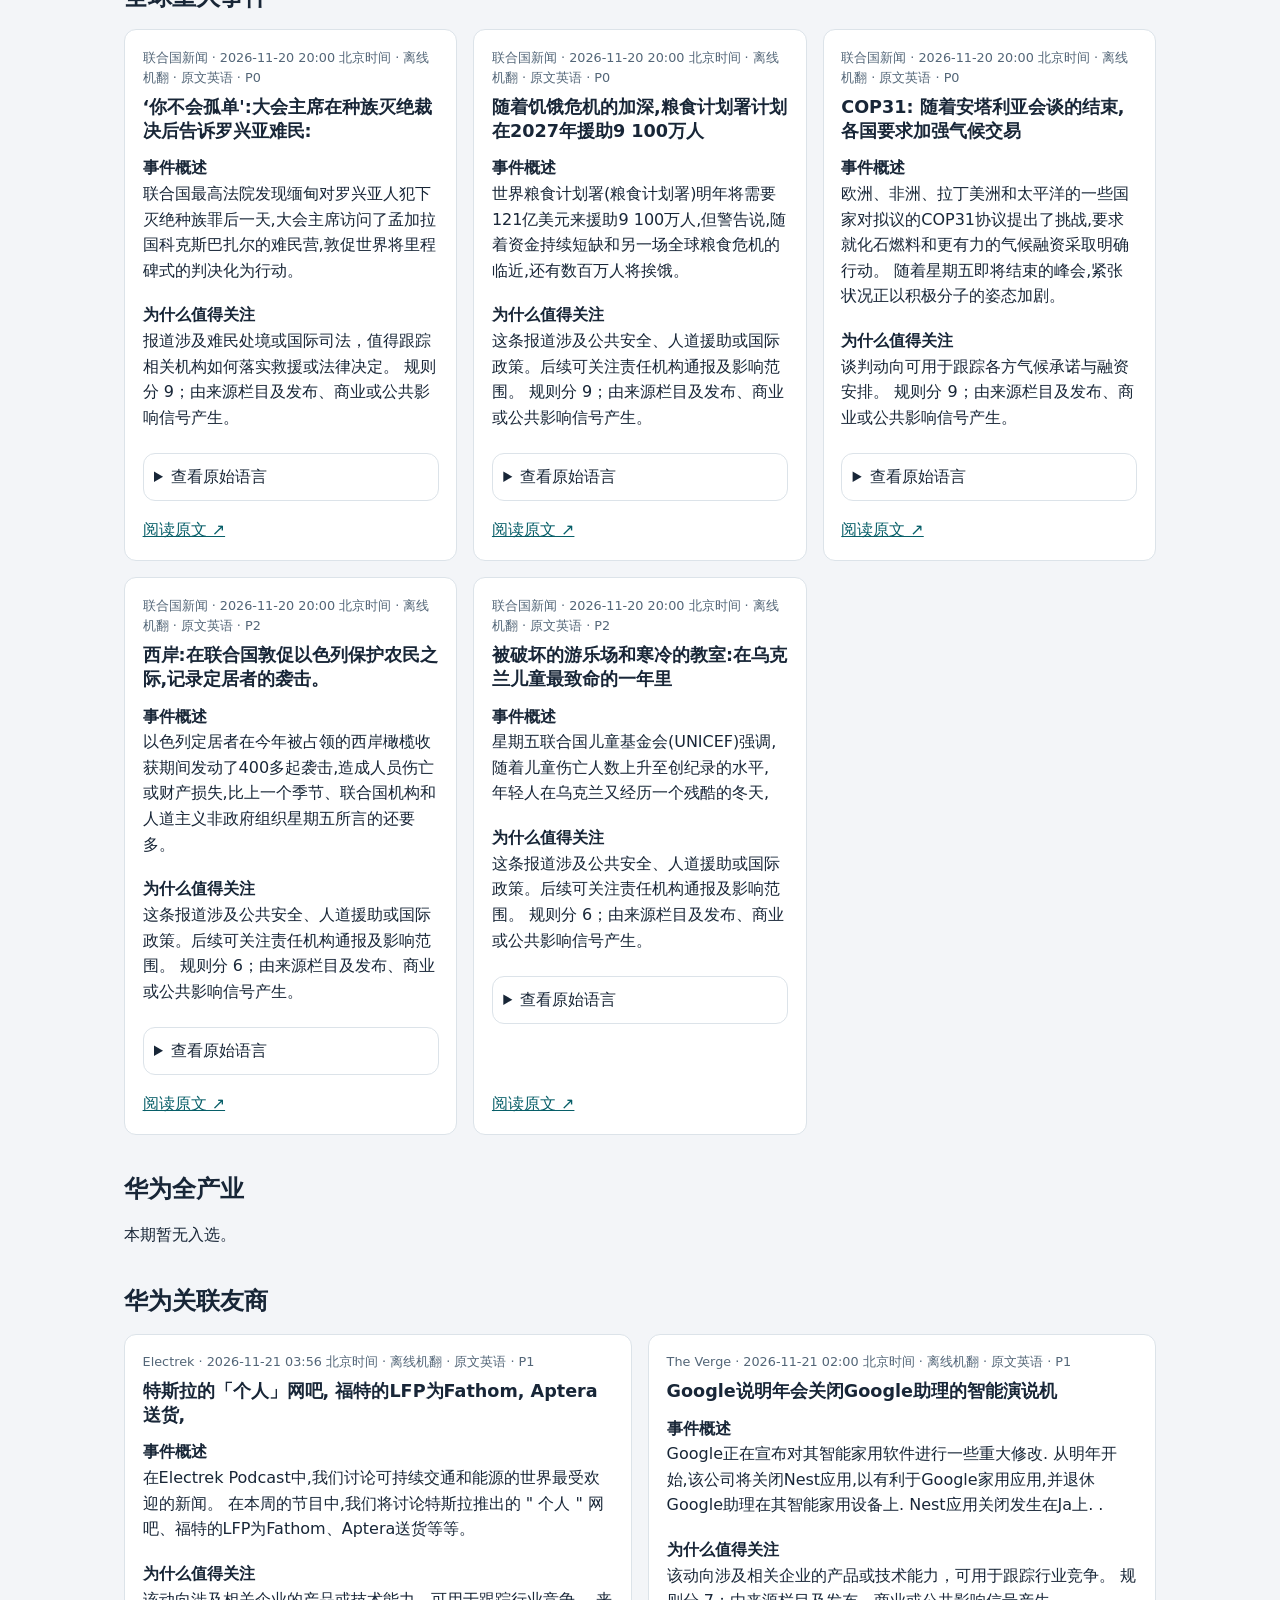
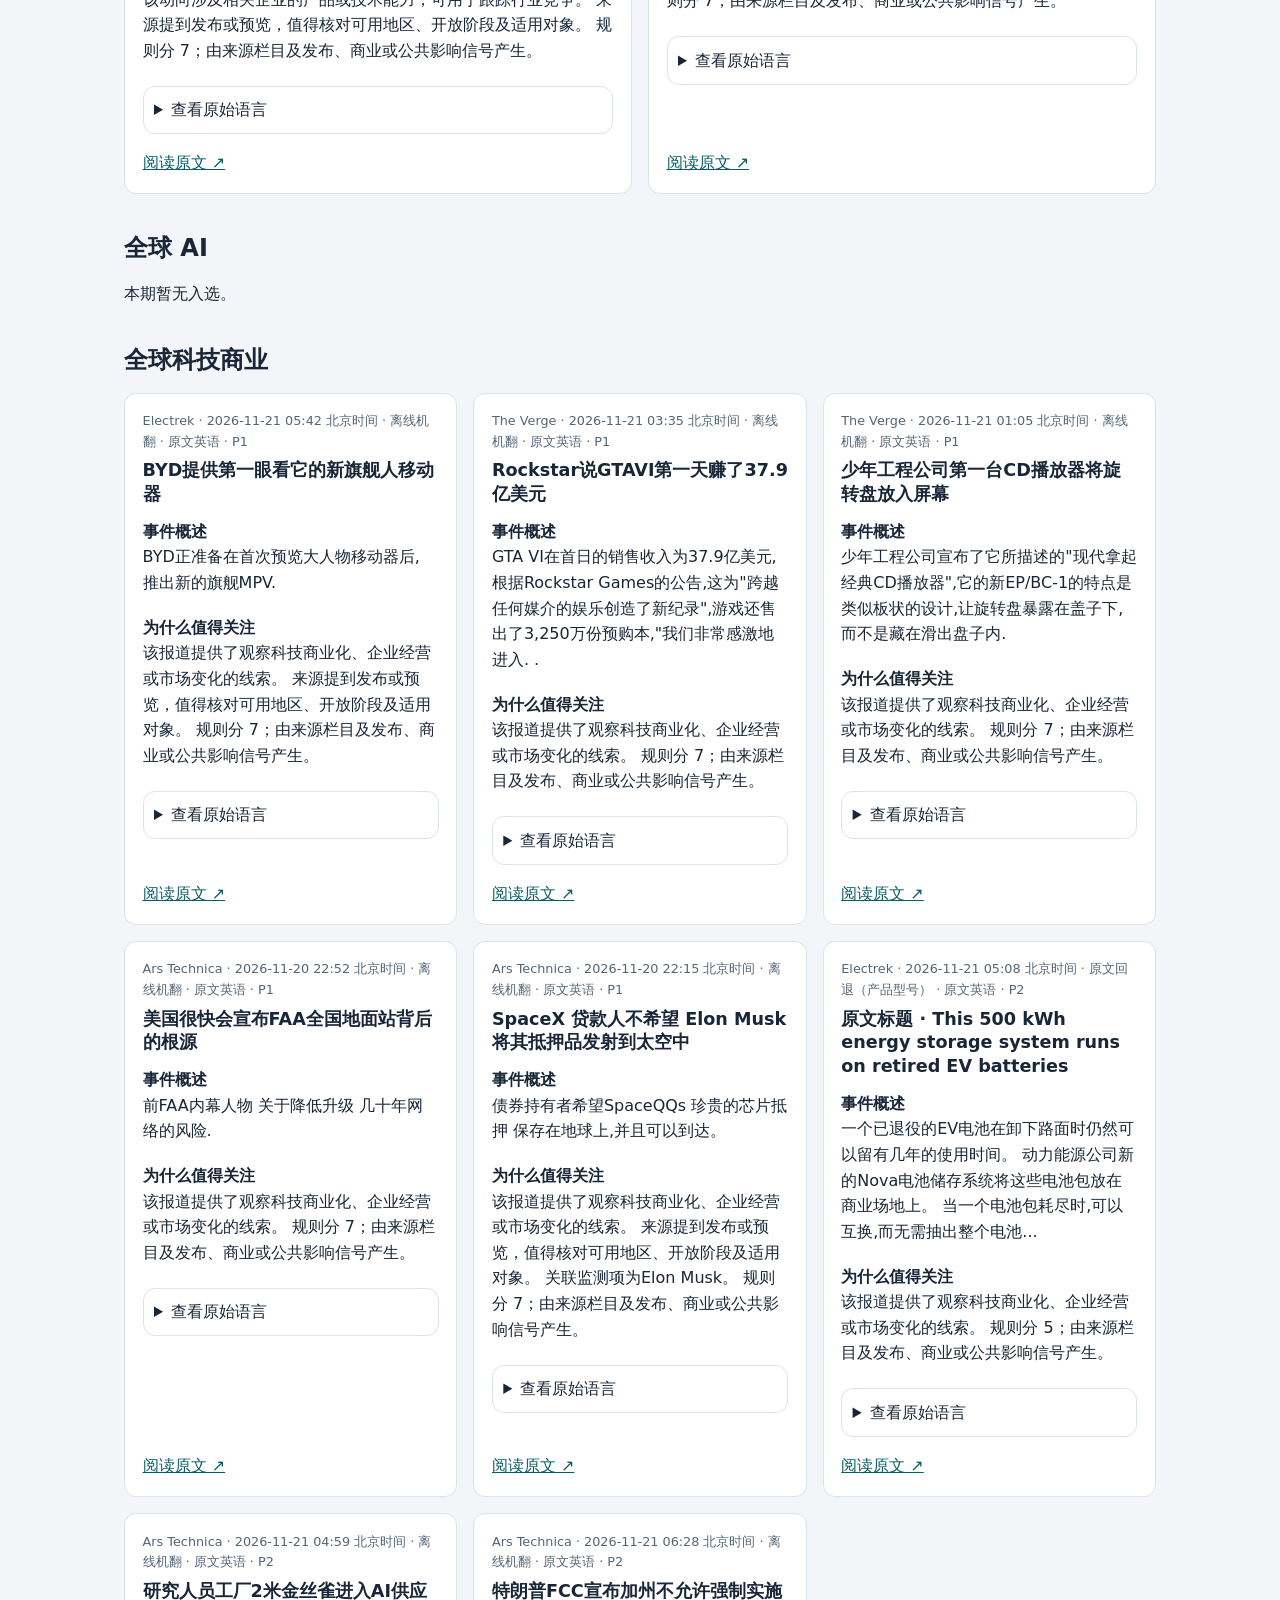
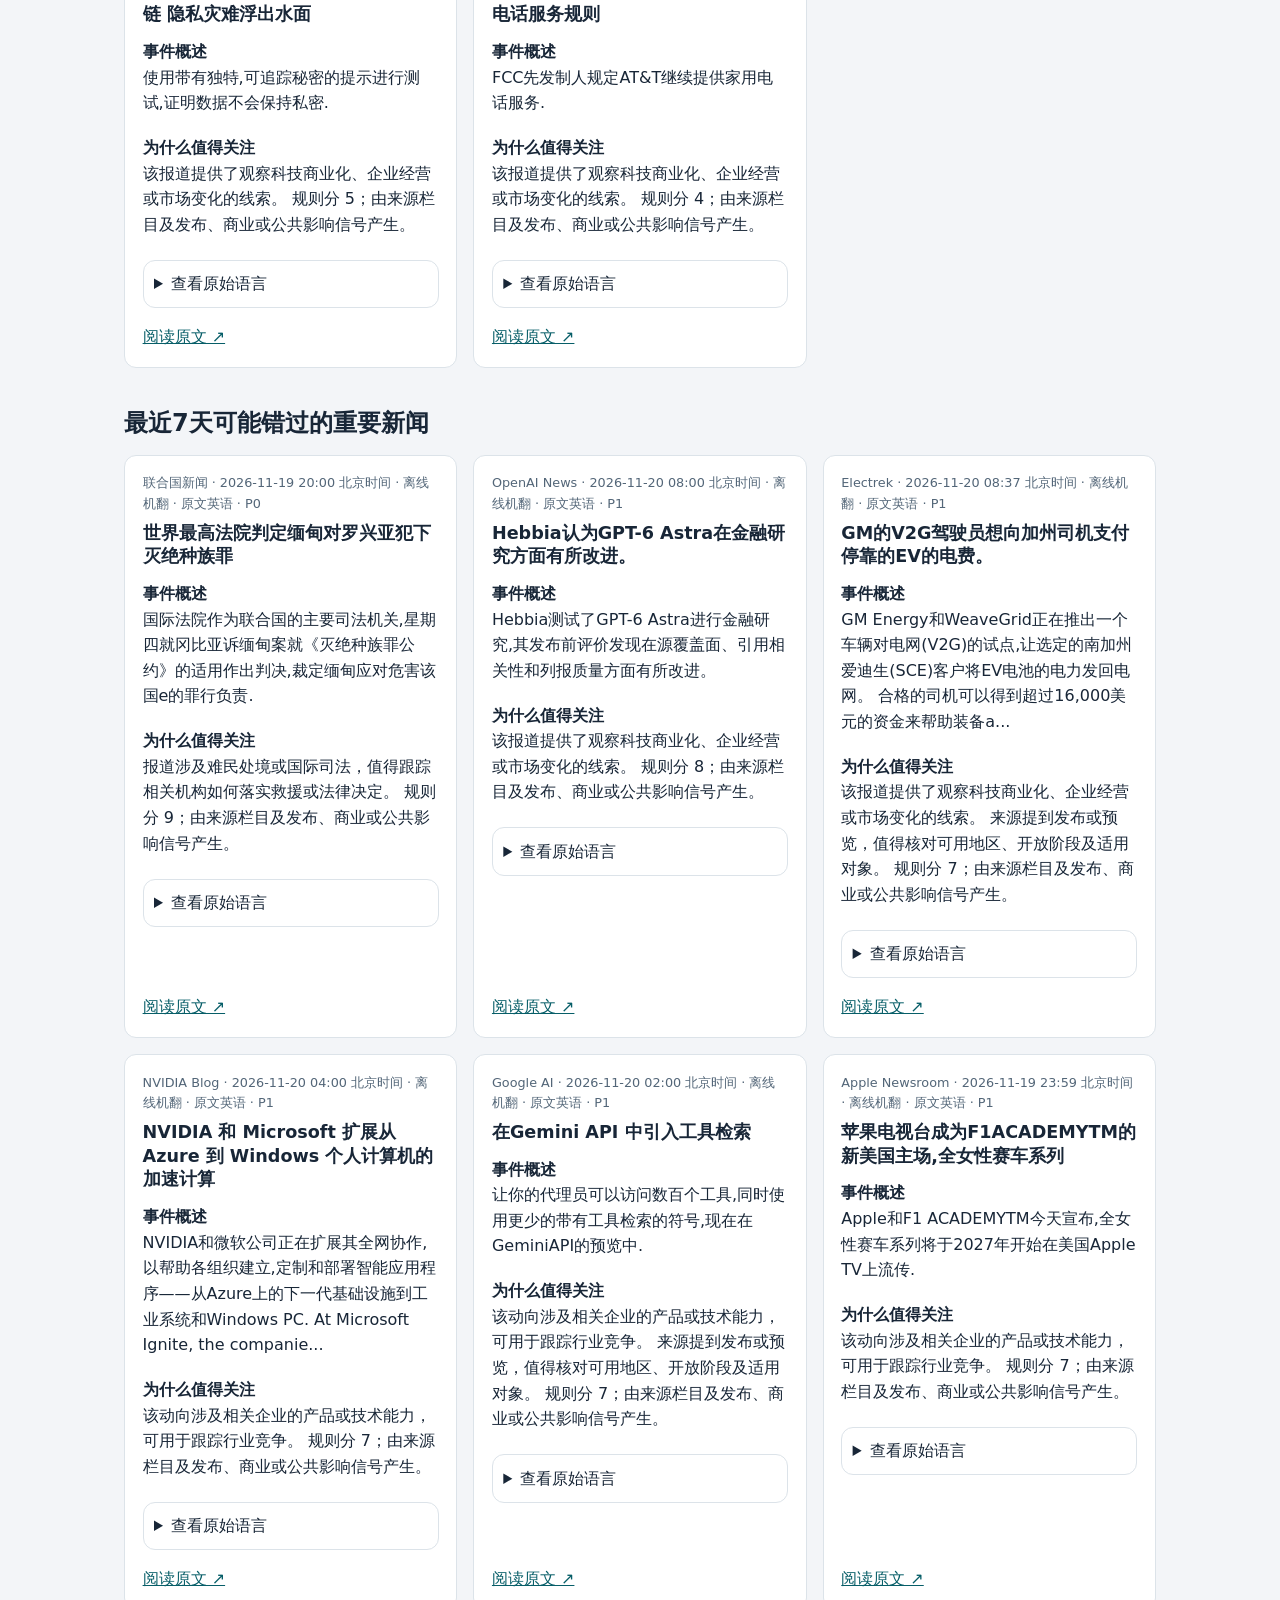
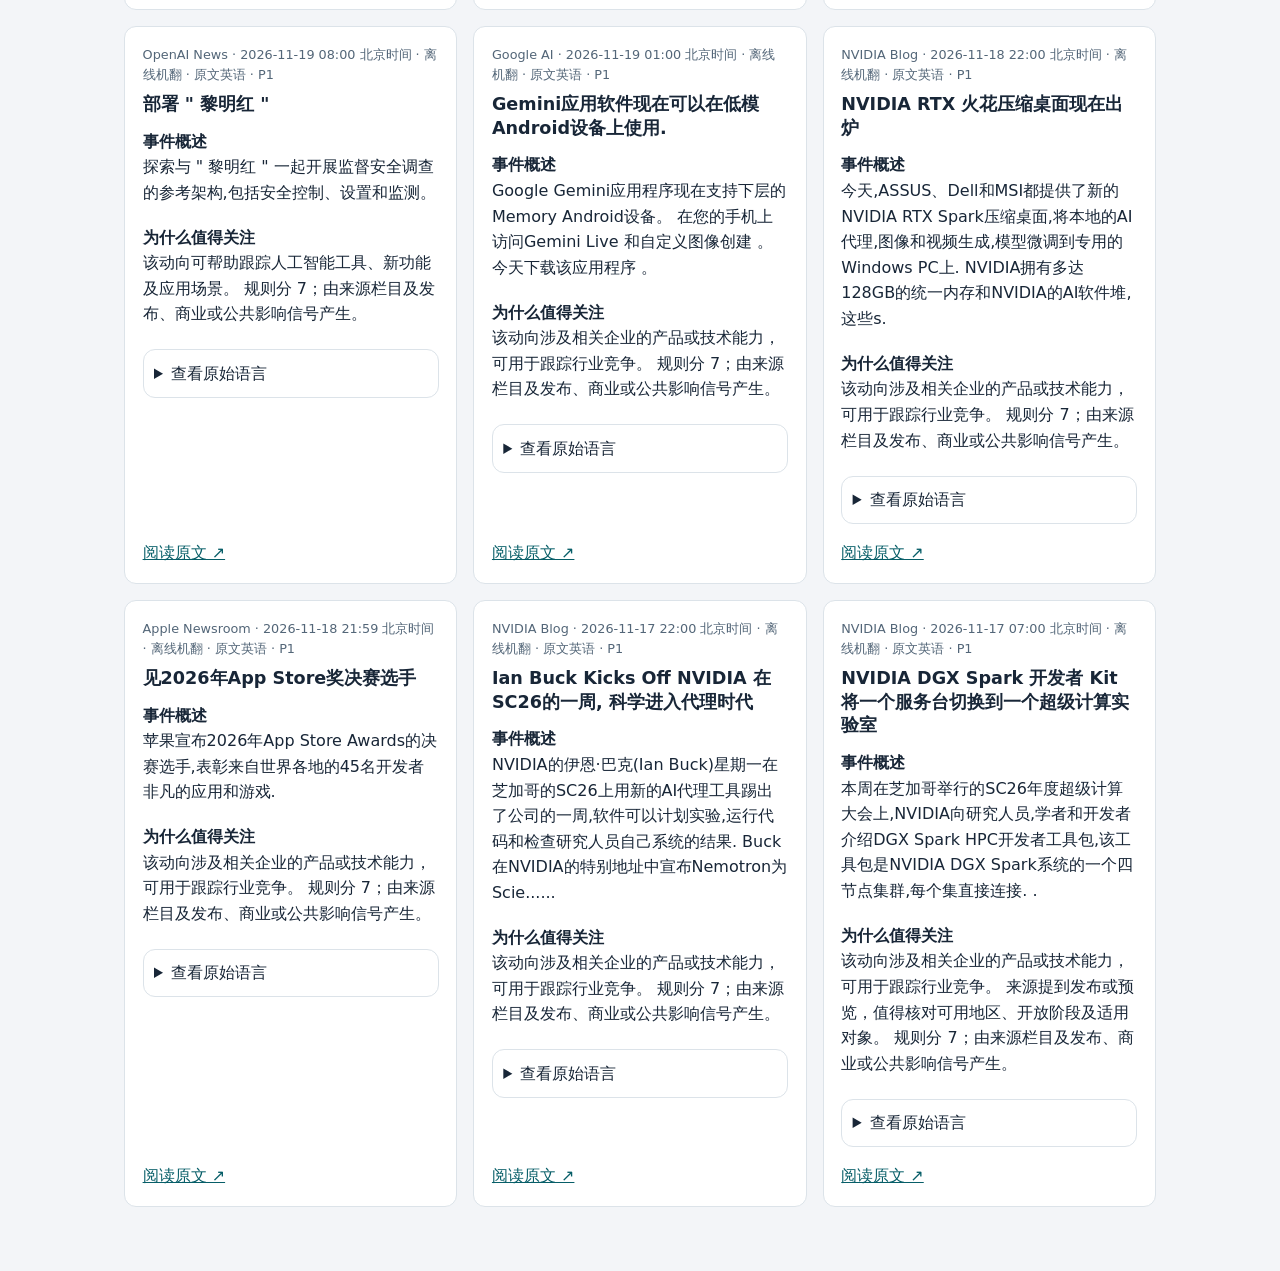
<file: trial-pages/brief-2026-11-21-08.html>
<!doctype html><html lang="zh-CN"><meta charset="utf-8">
<meta name="viewport" content="width=device-width, initial-scale=1">
<title>Global Intelligence Radar 自动简报</title><style>
*{box-sizing:border-box} body{margin:0;background:#f3f5f8;color:#182637;font:16px/1.6 -apple-system,BlinkMacSystemFont,system-ui,sans-serif}
header{background:#12243a;color:#fff;padding:3rem max(5vw,calc((100vw - 1100px)/2)) 2.6rem}
h1{font-size:clamp(2rem,6vw,3.6rem);line-height:1.1;margin:.2em 0;letter-spacing:-.04em}
header p{color:#c7d9e7;margin:.5em 0} main{max-width:1160px;margin:auto;padding:1.8rem 5vw 4rem}
nav{display:flex;gap:1.2rem;flex-wrap:wrap} a{color:#075e68} header a{color:#a8f0dc}
.cards{display:grid;grid-template-columns:repeat(auto-fit,minmax(min(280px,100%),1fr));gap:1rem}
article{display:flex;flex-direction:column;background:white;border:1px solid #dce3e9;border-radius:12px;padding:1.1rem;overflow-wrap:anywhere}
article h3{margin:.45rem 0;font-size:1.1rem;line-height:1.35} article p{margin:.3rem 0 .9rem} article a{margin-top:auto}
.meta,small{color:#536678;font-size:.8rem} section{margin-top:2.2rem} h2{margin-bottom:.8rem}
details{margin:1.6rem 0;padding:1rem;border:1px solid #dce3e9;border-radius:12px} summary{cursor:pointer}
#demo{background:#fff6e5} #demo article{border-color:#ebd5a5}

.lead{background:#e5f5ef;padding:1.4rem;border-radius:16px}
.lead ol{padding-left:1.5rem}.lead li{margin:.65rem 0}.tag{font-weight:650;color:#075e68}
article details{padding:.65rem;margin:.5rem 0 1rem} article strong{display:block}
.audit li{padding:.7rem 0;border-bottom:1px solid #dce3e9}
</style>
<header><h1>Global Intelligence Radar</h1><p>2026-11-21 08:00 北京时间 · 真实来源自动简报 · 生成于 2026-11-21 20:39 北京时间（距截点 759 分钟）</p></header>
<main><p>重要性来自规则评分，可关注的理由为分类提示。机器翻译请对照原文。日期精度仅到日的报道按标示日期归入相应窗口。</p>
<section class="lead"><h2>今日重点</h2><ol><li><a href="#news-1">‘你不会孤单&#x27;:大会主席在种族灭绝裁决后告诉罗兴亚难民:</a></li><li><a href="#news-2">随着饥饿危机的加深,粮食计划署计划在2027年援助9 100万人</a></li><li><a href="#news-3">COP31: 随着安塔利亚会谈的结束,各国要求加强气候交易</a></li><li><a href="#news-4">BYD提供第一眼看它的新旗舰人移动器</a></li><li><a href="#news-5">特斯拉的「个人」网吧, 福特的LFP为Fathom, Aptera送货,</a></li></ol></section>
<section><h2>你可能还不知道</h2><div class="cards">本期暂无达到证据门槛的新兴热点。</div><details><summary>早期线索 · 待继续核实</summary><div class="cards">暂无符合条件的早期线索。</div></details><details><summary>热点观察池与 7/30 天回溯</summary><div class="cards">暂无其他观测。</div></details></section><section><h2>重要发布会日历</h2><ul><li><a href="https://www.meta.com/connect/" rel="noopener noreferrer">Meta Connect</a> · 待确认 · 主题以官方公告为准 </li><li><a href="https://io.google/" rel="noopener noreferrer">Google I/O</a> · 待确认 · 主题以官方公告为准 </li><li><a href="https://developer.apple.com/wwdc/" rel="noopener noreferrer">Apple WWDC</a> · 待确认 · 主题以官方公告为准 </li><li><a href="https://openai.com/devday/" rel="noopener noreferrer">OpenAI DevDay</a> · 待确认 · 主题以官方公告为准 </li><li><a href="https://www.nvidia.com/gtc/faq/" rel="noopener noreferrer">NVIDIA GTC</a> · 2027-03-14 至 2027-03-18（主办方当地日期 · America/Los_Angeles） · AI 与加速计算 FAQ 公布的大会日期；主页横幅列 3 月 15–18 日，具体分会及主题演讲以议程为准。</li><li><a href="https://www.ces.tech/about-ces/about-ces/" rel="noopener noreferrer">CES</a> · 2027-01-06 至 2027-01-09（主办方当地日期 · America/Los_Angeles） · 多产业消费技术展，含 AI、机器人、汽车与云计算 </li><li><a href="https://www.mwcbarcelona.com/about/" rel="noopener noreferrer">MWC</a> · 2027-03-01 至 2027-03-04（主办方当地日期 · Europe/Madrid） · 移动连接、云、AI 与数据基础设施 </li><li><a href="https://www.nvidia.com/gtc/dc/faq/" rel="noopener noreferrer">NVIDIA GTC Washington, D.C.</a> · 2026-11-30 至 2026-12-03（主办方当地日期 · America/New_York） · AI、加速计算及公共部门应用 </li><li><a href="https://www.apple.com/newsroom/2026/05/apple-kicks-off-worldwide-developers-conference-on-june-8/" rel="noopener noreferrer">Apple WWDC26</a> · 2026-06-08 至 2026-06-12（主办方当地日期 · America/Los_Angeles） · Apple 平台、AI 和开发工具  · <a href="https://www.apple.com/newsroom/2026/06/apple-unveils-next-generation-of-apple-intelligence-siri-ai-and-more/" rel="noopener noreferrer">官方发布回顾</a> · 本库暂无会期内发布资料</li></ul></section><section><h2>重点人物与企业</h2><details><summary>人物动态</summary><ul><li>Elon Musk · <a href="https://arstechnica.com/space/2026/11/spacex-lenders-dont-want-elon-musk-launching-their-collateral-into-space/" rel="noopener noreferrer">SpaceX lenders don’t want Elon Musk launching their collateral into space</a></li></ul></details><details><summary>战略企业与研发投入榜</summary><ul><li>BYD · <a href="https://electrek.co/2026/11/20/byd-first-look-new-flagship-people-mover/" rel="noopener noreferrer">BYD offers a first look at its new flagship people mover</a></li><li>Tesla · <a href="https://electrek.co/2026/11/20/podcast-teslas-personal-cybercab-fords-lfp-for-fathom-aptera-delivers-and-more/" rel="noopener noreferrer">Podcast: Tesla’s ‘personal’ Cybercab, Ford’s LFP for Fathom, Aptera delivers, and more</a></li><li>Apple · <a href="https://www.apple.com/newsroom/2026/11/apple-tv-becomes-the-new-us-home-of-f1-academy-the-all-female-racing-series/" rel="noopener noreferrer">Apple TV becomes the new U.S. home of F1 ACADEMY™, the all-female racing series</a></li><li>Apple · <a href="https://www.apple.com/newsroom/2026/11/meet-the-2026-app-store-award-finalists/" rel="noopener noreferrer">Meet the 2026 App Store Award finalists</a></li><li>NVIDIA · <a href="https://blogs.nvidia.com/blog/ian-buck-sc26/" rel="noopener noreferrer">Ian Buck Kicks Off NVIDIA’s Week at SC26 as Science Enters the Age of Agents</a></li><li>Amazon · <a href="https://aws.amazon.com/blogs/aws/aws-weekly-roundup-aws-nitro-sandboxes-aws-emulator-and-more-november-16-2026/" rel="noopener noreferrer">AWS Weekly Roundup: AWS Nitro Sandboxes, AWS Emulator, and more (November 16, 2026)</a></li><li>NVIDIA · <a href="https://blogs.nvidia.com/blog/mlperf-training-endpoints-vera-rubin/" rel="noopener noreferrer">NVIDIA Sweeps MLPerf Training and Endpoints as Vera Rubin Debuts With Leading Performance</a></li><li>Apple · <a href="https://www.apple.com/newsroom/2026/11/apple-launches-research-study-to-explore-the-use-of-ai-for-health/" rel="noopener noreferrer">Apple launches research study to explore the use of AI for health</a></li></ul><p>欧盟 JRC 2025 版，财年 2024。排名按报告图 10 核对；金额采用 IT之家转录的舍入值，官方 XLSX 当前访问返回 403。Amazon 为 JRC 估算。</p><ol><li>1. Amazon · 65,318.00 百万欧元</li><li>2. Alphabet · 46,131.00 百万欧元</li><li>3. Meta · 41,986.00 百万欧元</li><li>4. Microsoft · 31,272.00 百万欧元</li><li>5. Apple · 30,195.00 百万欧元</li><li>6. Huawei · 22,941.00 百万欧元</li><li>7. Samsung Electronics · 22,843.00 百万欧元</li><li>8. Volkswagen · 20,998.00 百万欧元</li><li>9. Johnson &amp; Johnson · 16,587.00 百万欧元</li><li>10. Intel · 15,926.00 百万欧元</li></ol><a href="https://publications.jrc.ec.europa.eu/repository/handle/JRC144638" rel="noopener noreferrer">JRC 官方榜单</a></details></section><section><h2>全球重大事件</h2><div class="cards">
    <article id="news-1">
      <div class="meta">联合国新闻 · 2026-11-20 20:00 北京时间 · 离线机翻 · 原文英语 · P0</div>
      <h3>‘你不会孤单&#x27;:大会主席在种族灭绝裁决后告诉罗兴亚难民:</h3>
      <p><strong>事件概述</strong>联合国最高法院发现缅甸对罗兴亚人犯下灭绝种族罪后一天,大会主席访问了孟加拉国科克斯巴扎尔的难民营,敦促世界将里程碑式的判决化为行动。</p>
      <p><strong>为什么值得关注</strong>报道涉及难民处境或国际司法，值得跟踪相关机构如何落实救援或法律决定。 规则分 9；由来源栏目及发布、商业或公共影响信号产生。</p>
      <details><summary>查看原始语言</summary>
        <p>‘You will not be alone’: General Assembly President tells Rohingya refugees after genocide ruling</p><p>A day after the UN’s highest court found that Myanmar had committed genocide against the Rohingya, the President of the General Assembly visited the refugee camps in Cox’s Bazar, Bangladesh, urging the world to turn the landmark judgement into action.</p>
      </details>
      <a href="https://news.un.org/feed/view/en/story/2026/11/1168853" target="_blank" rel="noopener noreferrer">阅读原文 ↗</a>
    </article>
    <article id="news-2">
      <div class="meta">联合国新闻 · 2026-11-20 20:00 北京时间 · 离线机翻 · 原文英语 · P0</div>
      <h3>随着饥饿危机的加深,粮食计划署计划在2027年援助9 100万人</h3>
      <p><strong>事件概述</strong>世界粮食计划署(粮食计划署)明年将需要121亿美元来援助9 100万人,但警告说,随着资金持续短缺和另一场全球粮食危机的临近,还有数百万人将挨饿。</p>
      <p><strong>为什么值得关注</strong>这条报道涉及公共安全、人道援助或国际政策。后续可关注责任机构通报及影响范围。 规则分 9；由来源栏目及发布、商业或公共影响信号产生。</p>
      <details><summary>查看原始语言</summary>
        <p>WFP plans to assist 91 million in 2027 as hunger crisis deepens</p><p>The World Food Programme (WFP) will require $12.1 billion to assist 91 million people next year but warned that millions more will go hungry as funding shortfalls continue and another global food crisis looms.</p>
      </details>
      <a href="https://news.un.org/feed/view/en/story/2026/11/1168846" target="_blank" rel="noopener noreferrer">阅读原文 ↗</a>
    </article>
    <article id="news-3">
      <div class="meta">联合国新闻 · 2026-11-20 20:00 北京时间 · 离线机翻 · 原文英语 · P0</div>
      <h3>COP31: 随着安塔利亚会谈的结束,各国要求加强气候交易</h3>
      <p><strong>事件概述</strong>欧洲、非洲、拉丁美洲和太平洋的一些国家对拟议的COP31协议提出了挑战,要求就化石燃料和更有力的气候融资采取明确行动。 随着星期五即将结束的峰会,紧张状况正以积极分子的姿态加剧。</p>
      <p><strong>为什么值得关注</strong>谈判动向可用于跟踪各方气候承诺与融资安排。 规则分 9；由来源栏目及发布、商业或公共影响信号产生。</p>
      <details><summary>查看原始语言</summary>
        <p>COP31: Countries demand stronger climate deal as talks in Antalya reach final day</p><p>A group of countries from Europe, Africa, Latin America and the Pacific has challenged the proposed COP31 agreement, demanding explicit action on fossil fuels and stronger climate finance. With the summit due to close on Friday, tensions are rising as activist…</p>
      </details>
      <a href="https://news.un.org/feed/view/en/story/2026/11/1168845" target="_blank" rel="noopener noreferrer">阅读原文 ↗</a>
    </article>
    <article id="news-11">
      <div class="meta">联合国新闻 · 2026-11-20 20:00 北京时间 · 离线机翻 · 原文英语 · P2</div>
      <h3>西岸:在联合国敦促以色列保护农民之际,记录定居者的袭击。</h3>
      <p><strong>事件概述</strong>以色列定居者在今年被占领的西岸橄榄收获期间发动了400多起袭击,造成人员伤亡或财产损失,比上一个季节、联合国机构和人道主义非政府组织星期五所言的还要多。</p>
      <p><strong>为什么值得关注</strong>这条报道涉及公共安全、人道援助或国际政策。后续可关注责任机构通报及影响范围。 规则分 6；由来源栏目及发布、商业或公共影响信号产生。</p>
      <details><summary>查看原始语言</summary>
        <p>West Bank: Record settler attacks mar olive harvest as UN urges Israel to protect farmers</p><p>Israeli settlers have carried out more than 400 attacks causing casualties or property damage during this year’s olive harvest in the occupied West Bank – more than in any previous season, UN agencies and humanitarian NGOs said on Friday.</p>
      </details>
      <a href="https://news.un.org/feed/view/en/story/2026/11/1168849" target="_blank" rel="noopener noreferrer">阅读原文 ↗</a>
    </article>
    <article id="news-12">
      <div class="meta">联合国新闻 · 2026-11-20 20:00 北京时间 · 离线机翻 · 原文英语 · P2</div>
      <h3>被破坏的游乐场和寒冷的教室:在乌克兰儿童最致命的一年里</h3>
      <p><strong>事件概述</strong>星期五联合国儿童基金会(UNICEF)强调, 随着儿童伤亡人数上升至创纪录的水平, 年轻人在乌克兰又经历一个残酷的冬天,</p>
      <p><strong>为什么值得关注</strong>这条报道涉及公共安全、人道援助或国际政策。后续可关注责任机构通报及影响范围。 规则分 6；由来源栏目及发布、商业或公共影响信号产生。</p>
      <details><summary>查看原始语言</summary>
        <p>Shattered playgrounds and freezing classrooms: Inside Ukraine’s deadliest year for children</p><p>Amid the ruins of a twice-bombed Kyiv kindergarten as a day-long power cut continued, the UN Children’s Fund (UNICEF) on Friday highlighted the dangers to youngsters enduring another brutal winter in Ukraine, as child casualty numbers rise to record levels.</p>
      </details>
      <a href="https://news.un.org/feed/view/en/story/2026/11/1168847" target="_blank" rel="noopener noreferrer">阅读原文 ↗</a>
    </article></div></section><section><h2>华为全产业</h2><div class="cards">本期暂无入选。</div></section><section><h2>华为关联友商</h2><div class="cards">
    <article id="news-5">
      <div class="meta">Electrek · 2026-11-21 03:56 北京时间 · 离线机翻 · 原文英语 · P1</div>
      <h3>特斯拉的「个人」网吧, 福特的LFP为Fathom, Aptera送货,</h3>
      <p><strong>事件概述</strong>在Electrek Podcast中,我们讨论可持续交通和能源的世界最受欢迎的新闻。 在本周的节目中,我们将讨论特斯拉推出的 &quot; 个人 &quot; 网吧、福特的LFP为Fathom、Aptera送货等等。</p>
      <p><strong>为什么值得关注</strong>该动向涉及相关企业的产品或技术能力，可用于跟踪行业竞争。 来源提到发布或预览，值得核对可用地区、开放阶段及适用对象。 规则分 7；由来源栏目及发布、商业或公共影响信号产生。</p>
      <details><summary>查看原始语言</summary>
        <p>Podcast: Tesla’s ‘personal’ Cybercab, Ford’s LFP for Fathom, Aptera delivers, and more</p><p>In the Electrek Podcast , we discuss the most popular news in the world of sustainable transport and energy. In this week’s episode, we’ll discuss Tesla launching the ‘personal’ Cybercab, Ford’s LFP for Fathom, Aptera delivering, and more. more…</p>
      </details>
      <a href="https://electrek.co/2026/11/20/podcast-teslas-personal-cybercab-fords-lfp-for-fathom-aptera-delivers-and-more/" target="_blank" rel="noopener noreferrer">阅读原文 ↗</a>
    </article>
    <article id="news-7">
      <div class="meta">The Verge · 2026-11-21 02:00 北京时间 · 离线机翻 · 原文英语 · P1</div>
      <h3>Google说明年会关闭Google助理的智能演说机</h3>
      <p><strong>事件概述</strong>Google正在宣布对其智能家用软件进行一些重大修改. 从明年开始,该公司将关闭Nest应用,以有利于Google家用应用,并退休Google助理在其智能家用设备上. Nest应用关闭发生在Ja上. .</p>
      <p><strong>为什么值得关注</strong>该动向涉及相关企业的产品或技术能力，可用于跟踪行业竞争。 规则分 7；由来源栏目及发布、商业或公共影响信号产生。</p>
      <details><summary>查看原始语言</summary>
        <p>Google says it’s going to shut off Google Assistant on smart speakers next year</p><p>Google is announcing some significant changes to its smart home software. Starting next year, the company will shut down the Nest app in favor of the Google Home app and retire Google Assistant on its smart home devices. The Nest app shutdown takes place on Ja…</p>
      </details>
      <a href="https://www.theverge.com/tech/1038834/google-assistant-smart-speakers-nest-app-killed-shut-down" target="_blank" rel="noopener noreferrer">阅读原文 ↗</a>
    </article></div></section><section><h2>全球 AI</h2><div class="cards">本期暂无入选。</div></section><section><h2>全球科技商业</h2><div class="cards">
    <article id="news-4">
      <div class="meta">Electrek · 2026-11-21 05:42 北京时间 · 离线机翻 · 原文英语 · P1</div>
      <h3>BYD提供第一眼看它的新旗舰人移动器</h3>
      <p><strong>事件概述</strong>BYD正准备在首次预览大人物移动器后, 推出新的旗舰MPV.</p>
      <p><strong>为什么值得关注</strong>该报道提供了观察科技商业化、企业经营或市场变化的线索。 来源提到发布或预览，值得核对可用地区、开放阶段及适用对象。 规则分 7；由来源栏目及发布、商业或公共影响信号产生。</p>
      <details><summary>查看原始语言</summary>
        <p>BYD offers a first look at its new flagship people mover</p><p>BYD is preparing to launch a new flagship MPV soon after previewing the large people mover for the first time. more…</p>
      </details>
      <a href="https://electrek.co/2026/11/20/byd-first-look-new-flagship-people-mover/" target="_blank" rel="noopener noreferrer">阅读原文 ↗</a>
    </article>
    <article id="news-6">
      <div class="meta">The Verge · 2026-11-21 03:35 北京时间 · 离线机翻 · 原文英语 · P1</div>
      <h3>Rockstar说GTAVI第一天赚了37.9亿美元</h3>
      <p><strong>事件概述</strong>GTA VI在首日的销售收入为37.9亿美元,根据Rockstar Games的公告,这为&quot;跨越任何媒介的娱乐创造了新纪录&quot;,游戏还售出了3,250万份预购本,&quot;我们非常感激地进入. .</p>
      <p><strong>为什么值得关注</strong>该报道提供了观察科技商业化、企业经营或市场变化的线索。 规则分 7；由来源栏目及发布、商业或公共影响信号产生。</p>
      <details><summary>查看原始语言</summary>
        <p>Rockstar says GTA VI made $3.79 billion in its first day</p><p>GTA VI earned $3.79 billion in its first day of sales, which set &quot;a new record for entertainment across any medium,&quot; according to an announcement from Rockstar Games. The game also sold 32.5 million preorder copies. &quot;It is with immense gratitude that we enter …</p>
      </details>
      <a href="https://www.theverge.com/games/1036279/gta-vi-sales" target="_blank" rel="noopener noreferrer">阅读原文 ↗</a>
    </article>
    <article id="news-8">
      <div class="meta">The Verge · 2026-11-21 01:05 北京时间 · 离线机翻 · 原文英语 · P1</div>
      <h3>少年工程公司第一台CD播放器将旋转盘放入屏幕</h3>
      <p><strong>事件概述</strong>少年工程公司宣布了它所描述的&quot;现代拿起经典CD播放器&quot;,它的新EP/BC-1的特点是类似板状的设计,让旋转盘暴露在盖子下,而不是藏在滑出盘子内.</p>
      <p><strong>为什么值得关注</strong>该报道提供了观察科技商业化、企业经营或市场变化的线索。 规则分 7；由来源栏目及发布、商业或公共影响信号产生。</p>
      <details><summary>查看原始语言</summary>
        <p>Teenage Engineering’s first CD player puts the spinning disc on display</p><p>Teenage Engineering announced what it describes as &quot;a modern take on a classic CD player&quot; with its new EP/BC-1 featuring a slab-like design that leaves the spinning disc exposed instead of hiding it under a lid or inside a slide-out tray. The company says the …</p>
      </details>
      <a href="https://www.theverge.com/tech/1038692/teenage-engineering-ep-bc-1-cd-compact-disc-player-broadcast-series-bluetooth" target="_blank" rel="noopener noreferrer">阅读原文 ↗</a>
    </article>
    <article id="news-9">
      <div class="meta">Ars Technica · 2026-11-20 22:52 北京时间 · 离线机翻 · 原文英语 · P1</div>
      <h3>美国很快会宣布FAA全国地面站背后的根源</h3>
      <p><strong>事件概述</strong>前FAA内幕人物 关于降低升级 几十年网络的风险.</p>
      <p><strong>为什么值得关注</strong>该报道提供了观察科技商业化、企业经营或市场变化的线索。 规则分 7；由来源栏目及发布、商业或公共影响信号产生。</p>
      <details><summary>查看原始语言</summary>
        <p>US will soon announce root cause behind FAA nationwide ground stop</p><p>Former FAA insider on reducing the risks of upgrading a decades-old network.</p>
      </details>
      <a href="https://arstechnica.com/gadgets/2026/11/how-faa-can-modernize-us-national-airspace-system-without-emergency-ground-stops/" target="_blank" rel="noopener noreferrer">阅读原文 ↗</a>
    </article>
    <article id="news-10">
      <div class="meta">Ars Technica · 2026-11-20 22:15 北京时间 · 离线机翻 · 原文英语 · P1</div>
      <h3>SpaceX 贷款人不希望 Elon Musk 将其抵押品发射到太空中</h3>
      <p><strong>事件概述</strong>债券持有者希望SpaceQQs 珍贵的芯片抵押 保存在地球上,并且可以到达。</p>
      <p><strong>为什么值得关注</strong>该报道提供了观察科技商业化、企业经营或市场变化的线索。 来源提到发布或预览，值得核对可用地区、开放阶段及适用对象。 关联监测项为Elon Musk。 规则分 7；由来源栏目及发布、商业或公共影响信号产生。</p>
      <details><summary>查看原始语言</summary>
        <p>SpaceX lenders don’t want Elon Musk launching their collateral into space</p><p>Bondholders want SpaceX’s valuable chip collateral kept on Earth and within reach.</p>
      </details>
      <a href="https://arstechnica.com/space/2026/11/spacex-lenders-dont-want-elon-musk-launching-their-collateral-into-space/" target="_blank" rel="noopener noreferrer">阅读原文 ↗</a>
    </article>
    <article id="news-13">
      <div class="meta">Electrek · 2026-11-21 05:08 北京时间 · 原文回退（产品型号） · 原文英语 · P2</div>
      <h3>原文标题 · This 500 kWh energy storage system runs on retired EV batteries</h3>
      <p><strong>事件概述</strong>一个已退役的EV电池在卸下路面时仍然可以留有几年的使用时间。 动力能源公司新的Nova电池储存系统将这些电池包放在商业场地上。 当一个电池包耗尽时,可以互换,而无需抽出整个电池...</p>
      <p><strong>为什么值得关注</strong>该报道提供了观察科技商业化、企业经营或市场变化的线索。 规则分 5；由来源栏目及发布、商业或公共影响信号产生。</p>
      <details><summary>查看原始语言</summary>
        <p>This 500 kWh energy storage system runs on retired EV batteries</p><p>A retired EV battery can still have years of use left in it when it’s taken off the road. Moment Energy’s new Nova battery storage system puts those packs to work on commercial sites. And when a pack wears out, it can be swapped without pulling out the whole s…</p>
      </details>
      <a href="https://electrek.co/2026/11/20/this-500-kwh-energy-storage-system-runs-on-retired-ev-batteries/" target="_blank" rel="noopener noreferrer">阅读原文 ↗</a>
    </article>
    <article id="news-14">
      <div class="meta">Ars Technica · 2026-11-21 04:59 北京时间 · 离线机翻 · 原文英语 · P2</div>
      <h3>研究人员工厂2米金丝雀进入AI供应链 隐私灾难浮出水面</h3>
      <p><strong>事件概述</strong>使用带有独特,可追踪秘密的提示进行测试,证明数据不会保持私密.</p>
      <p><strong>为什么值得关注</strong>该报道提供了观察科技商业化、企业经营或市场变化的线索。 规则分 5；由来源栏目及发布、商业或公共影响信号产生。</p>
      <details><summary>查看原始语言</summary>
        <p>Researcher plants 2m canaries into the AI supply chain. A privacy disaster surfaced.</p><p>Test using prompts with unique, trackable secrets proves that data doesn&#x27;t stay private.</p>
      </details>
      <a href="https://arstechnica.com/security/2026/11/a-leaky-ai-supply-chain-is-exposing-secret-user-data-at-an-alarming-rate/" target="_blank" rel="noopener noreferrer">阅读原文 ↗</a>
    </article>
    <article id="news-15">
      <div class="meta">Ars Technica · 2026-11-21 06:28 北京时间 · 离线机翻 · 原文英语 · P2</div>
      <h3>特朗普FCC宣布加州不允许强制实施电话服务规则</h3>
      <p><strong>事件概述</strong>FCC先发制人规定AT&amp;T继续提供家用电话服务.</p>
      <p><strong>为什么值得关注</strong>该报道提供了观察科技商业化、企业经营或市场变化的线索。 规则分 4；由来源栏目及发布、商业或公共影响信号产生。</p>
      <details><summary>查看原始语言</summary>
        <p>Trump FCC declares California isn&#x27;t allowed to enforce phone service rules</p><p>FCC preempts state rules that require AT&amp;T to keep offering home phone service.</p>
      </details>
      <a href="https://arstechnica.com/tech-policy/2026/11/fcc-orders-california-to-stop-enforcing-phone-service-rules-against-att/" target="_blank" rel="noopener noreferrer">阅读原文 ↗</a>
    </article></div></section><section><h2>最近7天可能错过的重要新闻</h2><div class="cards">

    <article id="news-16">
      <div class="meta">联合国新闻 · 2026-11-19 20:00 北京时间 · 离线机翻 · 原文英语 · P0</div>
      <h3>世界最高法院判定缅甸对罗兴亚犯下灭绝种族罪</h3>
      <p><strong>事件概述</strong>国际法院作为联合国的主要司法机关,星期四就冈比亚诉缅甸案就《灭绝种族罪公约》的适用作出判决,裁定缅甸应对危害该国e的罪行负责.</p>
      <p><strong>为什么值得关注</strong>报道涉及难民处境或国际司法，值得跟踪相关机构如何落实救援或法律决定。 规则分 9；由来源栏目及发布、商业或公共影响信号产生。</p>
      <details><summary>查看原始语言</summary>
        <p>World’s top court finds Myanmar guilty of genocide against Rohingya</p><p>The International Court of Justice, the principal judicial organ of the UN, delivered its judgment on Thursday in the case of The Gambia v. Myanmar on the application of the Genocide Convention, finding Myanmar responsible for the crime against the country’s e…</p>
      </details>
      <a href="https://news.un.org/feed/view/en/story/2026/11/1168836" target="_blank" rel="noopener noreferrer">阅读原文 ↗</a>
    </article>
    <article id="news-17">
      <div class="meta">OpenAI News · 2026-11-20 08:00 北京时间 · 离线机翻 · 原文英语 · P1</div>
      <h3>Hebbia认为GPT-6 Astra在金融研究方面有所改进。</h3>
      <p><strong>事件概述</strong>Hebbia测试了GPT-6 Astra进行金融研究,其发布前评价发现在源覆盖面、引用相关性和列报质量方面有所改进。</p>
      <p><strong>为什么值得关注</strong>该报道提供了观察科技商业化、企业经营或市场变化的线索。 规则分 8；由来源栏目及发布、商业或公共影响信号产生。</p>
      <details><summary>查看原始语言</summary>
        <p>Hebbia sees improvements in financial research with GPT-6 Astra</p><p>Hebbia tested GPT-6 Astra for financial research. Its prerelease evaluations found gains in source coverage, citation relevance, and presentation quality.</p>
      </details>
      <a href="https://openai.com/business/customer-stories/hebbia" target="_blank" rel="noopener noreferrer">阅读原文 ↗</a>
    </article>
    <article id="news-18">
      <div class="meta">Electrek · 2026-11-20 08:37 北京时间 · 离线机翻 · 原文英语 · P1</div>
      <h3>GM的V2G驾驶员想向加州司机支付停靠的EV的电费。</h3>
      <p><strong>事件概述</strong>GM Energy和WeaveGrid正在推出一个车辆对电网(V2G)的试点,让选定的南加州爱迪生(SCE)客户将EV电池的电力发回电网。 合格的司机可以得到超过16,000美元的资金来帮助装备a...</p>
      <p><strong>为什么值得关注</strong>该报道提供了观察科技商业化、企业经营或市场变化的线索。 来源提到发布或预览，值得核对可用地区、开放阶段及适用对象。 规则分 7；由来源栏目及发布、商业或公共影响信号产生。</p>
      <details><summary>查看原始语言</summary>
        <p>GM’s V2G pilot wants to pay California drivers for power from parked EVs</p><p>GM Energy and WeaveGrid are launching a vehicle-to-grid (V2G) pilot that will let select Southern California Edison (SCE) customers send electricity from their EV batteries back to the grid. Eligible drivers could get more than $16,000 in help with equipment a…</p>
      </details>
      <a href="https://electrek.co/2026/11/19/gms-v2g-pilot-wants-to-pay-california-drivers-for-power-from-parked-evs/" target="_blank" rel="noopener noreferrer">阅读原文 ↗</a>
    </article>
    <article id="news-19">
      <div class="meta">NVIDIA Blog · 2026-11-20 04:00 北京时间 · 离线机翻 · 原文英语 · P1</div>
      <h3>NVIDIA 和 Microsoft 扩展从 Azure 到 Windows 个人计算机的加速计算</h3>
      <p><strong>事件概述</strong>NVIDIA和微软公司正在扩展其全网协作,以帮助各组织建立,定制和部署智能应用程序——从Azure上的下一代基础设施到工业系统和Windows PC. At Microsoft Ignite, the companie...</p>
      <p><strong>为什么值得关注</strong>该动向涉及相关企业的产品或技术能力，可用于跟踪行业竞争。 规则分 7；由来源栏目及发布、商业或公共影响信号产生。</p>
      <details><summary>查看原始语言</summary>
        <p>NVIDIA and Microsoft Expand Accelerated Computing From Azure to Windows PCs</p><p>NVIDIA and Microsoft are extending their full-stack collaboration to help organizations build, customize and deploy intelligent applications — from next-generation infrastructure on Azure to industrial systems and Windows PCs. At Microsoft Ignite, the companie…</p>
      </details>
      <a href="https://blogs.nvidia.com/blog/microsoft-ignite-accelerated-computing-azure-windows-pcs/" target="_blank" rel="noopener noreferrer">阅读原文 ↗</a>
    </article>
    <article id="news-20">
      <div class="meta">Google AI · 2026-11-20 02:00 北京时间 · 离线机翻 · 原文英语 · P1</div>
      <h3>在Gemini API 中引入工具检索</h3>
      <p><strong>事件概述</strong>让你的代理员可以访问数百个工具,同时使用更少的带有工具检索的符号,现在在GeminiAPI的预览中.</p>
      <p><strong>为什么值得关注</strong>该动向涉及相关企业的产品或技术能力，可用于跟踪行业竞争。 来源提到发布或预览，值得核对可用地区、开放阶段及适用对象。 规则分 7；由来源栏目及发布、商业或公共影响信号产生。</p>
      <details><summary>查看原始语言</summary>
        <p>Introducing Tool Retrieval in the Gemini API</p><p>Give your agents access to hundreds of tools while using fewer tokens with Tool Retrieval, now in preview in the Gemini API.</p>
      </details>
      <a href="https://blog.google/innovation-and-ai/technology/developers-tools/gemini-api-tool-retrieval/" target="_blank" rel="noopener noreferrer">阅读原文 ↗</a>
    </article>
    <article id="news-21">
      <div class="meta">Apple Newsroom · 2026-11-19 23:59 北京时间 · 离线机翻 · 原文英语 · P1</div>
      <h3>苹果电视台成为F1ACADEMYTM的新美国主场,全女性赛车系列</h3>
      <p><strong>事件概述</strong>Apple和F1 ACADEMYTM今天宣布,全女性赛车系列将于2027年开始在美国Apple TV上流传.</p>
      <p><strong>为什么值得关注</strong>该动向涉及相关企业的产品或技术能力，可用于跟踪行业竞争。 规则分 7；由来源栏目及发布、商业或公共影响信号产生。</p>
      <details><summary>查看原始语言</summary>
        <p>Apple TV becomes the new U.S. home of F1 ACADEMY™, the all-female racing series</p><p>Apple and F1 ACADEMY™ today announced that the all-female racing series will stream on Apple TV in the United States beginning in 2027.</p>
      </details>
      <a href="https://www.apple.com/newsroom/2026/11/apple-tv-becomes-the-new-us-home-of-f1-academy-the-all-female-racing-series/" target="_blank" rel="noopener noreferrer">阅读原文 ↗</a>
    </article>
    <article id="news-22">
      <div class="meta">OpenAI News · 2026-11-19 08:00 北京时间 · 离线机翻 · 原文英语 · P1</div>
      <h3>部署 &quot; 黎明红 &quot;</h3>
      <p><strong>事件概述</strong>探索与 &quot; 黎明红 &quot; 一起开展监督安全调查的参考架构,包括安全控制、设置和监测。</p>
      <p><strong>为什么值得关注</strong>该动向可帮助跟踪人工智能工具、新功能及应用场景。 规则分 7；由来源栏目及发布、商业或公共影响信号产生。</p>
      <details><summary>查看原始语言</summary>
        <p>Deploying Daybreak Red</p><p>Explore a reference architecture for supervised security investigations with Daybreak Red, including safety controls, setup, and monitoring.</p>
      </details>
      <a href="https://openai.com/business/learn/deploying-daybreak-red" target="_blank" rel="noopener noreferrer">阅读原文 ↗</a>
    </article>
    <article id="news-23">
      <div class="meta">Google AI · 2026-11-19 01:00 北京时间 · 离线机翻 · 原文英语 · P1</div>
      <h3>Gemini应用软件现在可以在低模Android设备上使用.</h3>
      <p><strong>事件概述</strong>Google Gemini应用程序现在支持下层的Memory Android设备。 在您的手机上访问Gemini Live 和自定义图像创建 。 今天下载该应用程序 。</p>
      <p><strong>为什么值得关注</strong>该动向涉及相关企业的产品或技术能力，可用于跟踪行业竞争。 规则分 7；由来源栏目及发布、商业或公共影响信号产生。</p>
      <details><summary>查看原始语言</summary>
        <p>The Gemini app is now available on lower-memory Android devices.</p><p>The Google Gemini app now supports lower-memory Android devices. Access Gemini Live and custom image creation on your phone. Download the app today.</p>
      </details>
      <a href="https://blog.google/innovation-and-ai/products/gemini-app/gemini-lower-memory-devices/" target="_blank" rel="noopener noreferrer">阅读原文 ↗</a>
    </article>
    <article id="news-24">
      <div class="meta">NVIDIA Blog · 2026-11-18 22:00 北京时间 · 离线机翻 · 原文英语 · P1</div>
      <h3>NVIDIA RTX 火花压缩桌面现在出炉</h3>
      <p><strong>事件概述</strong>今天,ASSUS、Dell和MSI都提供了新的NVIDIA RTX Spark压缩桌面,将本地的AI代理,图像和视频生成,模型微调到专用的Windows PC上. NVIDIA拥有多达128GB的统一内存和NVIDIA的AI软件堆,这些s.</p>
      <p><strong>为什么值得关注</strong>该动向涉及相关企业的产品或技术能力，可用于跟踪行业竞争。 规则分 7；由来源栏目及发布、商业或公共影响信号产生。</p>
      <details><summary>查看原始语言</summary>
        <p>NVIDIA RTX Spark Compact Desktops Out Now</p><p>New NVIDIA RTX Spark compact desktops from ASUS, Dell and MSI are available today, bringing local AI agents, image and video generation, and model fine-tuning to a dedicated Windows PC. With up to 128GB of unified memory and NVIDIA’s AI software stack, these s…</p>
      </details>
      <a href="https://blogs.nvidia.com/blog/rtx-spark-desktop-local-ai-available-now/" target="_blank" rel="noopener noreferrer">阅读原文 ↗</a>
    </article>
    <article id="news-25">
      <div class="meta">Apple Newsroom · 2026-11-18 21:59 北京时间 · 离线机翻 · 原文英语 · P1</div>
      <h3>见2026年App Store奖决赛选手</h3>
      <p><strong>事件概述</strong>苹果宣布2026年App Store Awards的决赛选手,表彰来自世界各地的45名开发者非凡的应用和游戏.</p>
      <p><strong>为什么值得关注</strong>该动向涉及相关企业的产品或技术能力，可用于跟踪行业竞争。 规则分 7；由来源栏目及发布、商业或公共影响信号产生。</p>
      <details><summary>查看原始语言</summary>
        <p>Meet the 2026 App Store Award finalists</p><p>Apple announced the finalists for the 2026 App Store Awards, recognizing 45 developers from around the world for exceptional apps and games.</p>
      </details>
      <a href="https://www.apple.com/newsroom/2026/11/meet-the-2026-app-store-award-finalists/" target="_blank" rel="noopener noreferrer">阅读原文 ↗</a>
    </article>
    <article id="news-26">
      <div class="meta">NVIDIA Blog · 2026-11-17 22:00 北京时间 · 离线机翻 · 原文英语 · P1</div>
      <h3>Ian Buck Kicks Off NVIDIA 在SC26的一周, 科学进入代理时代</h3>
      <p><strong>事件概述</strong>NVIDIA的伊恩·巴克(Ian Buck)星期一在芝加哥的SC26上用新的AI代理工具踢出了公司的一周,软件可以计划实验,运行代码和检查研究人员自己系统的结果. Buck在NVIDIA的特别地址中宣布Nemotron为Scie......</p>
      <p><strong>为什么值得关注</strong>该动向涉及相关企业的产品或技术能力，可用于跟踪行业竞争。 规则分 7；由来源栏目及发布、商业或公共影响信号产生。</p>
      <details><summary>查看原始语言</summary>
        <p>Ian Buck Kicks Off NVIDIA’s Week at SC26 as Science Enters the Age of Agents</p><p>NVIDIA’s Ian Buck kicked off the company’s week at SC26 in Chicago on Monday with new tools for AI agents, software that can plan experiments, run code and check results on researchers’ own systems. In NVIDIA’s special address, Buck announced Nemotron for Scie…</p>
      </details>
      <a href="https://blogs.nvidia.com/blog/ian-buck-sc26/" target="_blank" rel="noopener noreferrer">阅读原文 ↗</a>
    </article>
    <article id="news-27">
      <div class="meta">NVIDIA Blog · 2026-11-17 07:00 北京时间 · 离线机翻 · 原文英语 · P1</div>
      <h3>NVIDIA DGX Spark 开发者 Kit 将一个服务台切换到一个超级计算实验室</h3>
      <p><strong>事件概述</strong>本周在芝加哥举行的SC26年度超级计算大会上,NVIDIA向研究人员,学者和开发者介绍DGX Spark HPC开发者工具包,该工具包是NVIDIA DGX Spark系统的一个四节点集群,每个集直接连接. .</p>
      <p><strong>为什么值得关注</strong>该动向涉及相关企业的产品或技术能力，可用于跟踪行业竞争。 来源提到发布或预览，值得核对可用地区、开放阶段及适用对象。 规则分 7；由来源栏目及发布、商业或公共影响信号产生。</p>
      <details><summary>查看原始语言</summary>
        <p>NVIDIA DGX Spark Developer Kit Turns a Desk Into a Supercomputing Lab</p><p>At SC26, an annual supercomputing conference taking place this week in Chicago, NVIDIA is introducing the DGX Spark HPC Developer Kit for researchers, academics and developers. The kit is a four-node cluster of NVIDIA DGX Spark systems, each connected directly…</p>
      </details>
      <a href="https://blogs.nvidia.com/blog/dgx-spark-hpc-developer-kit-sc26/" target="_blank" rel="noopener noreferrer">阅读原文 ↗</a>
    </article></div></section>
</main></html>
</file>
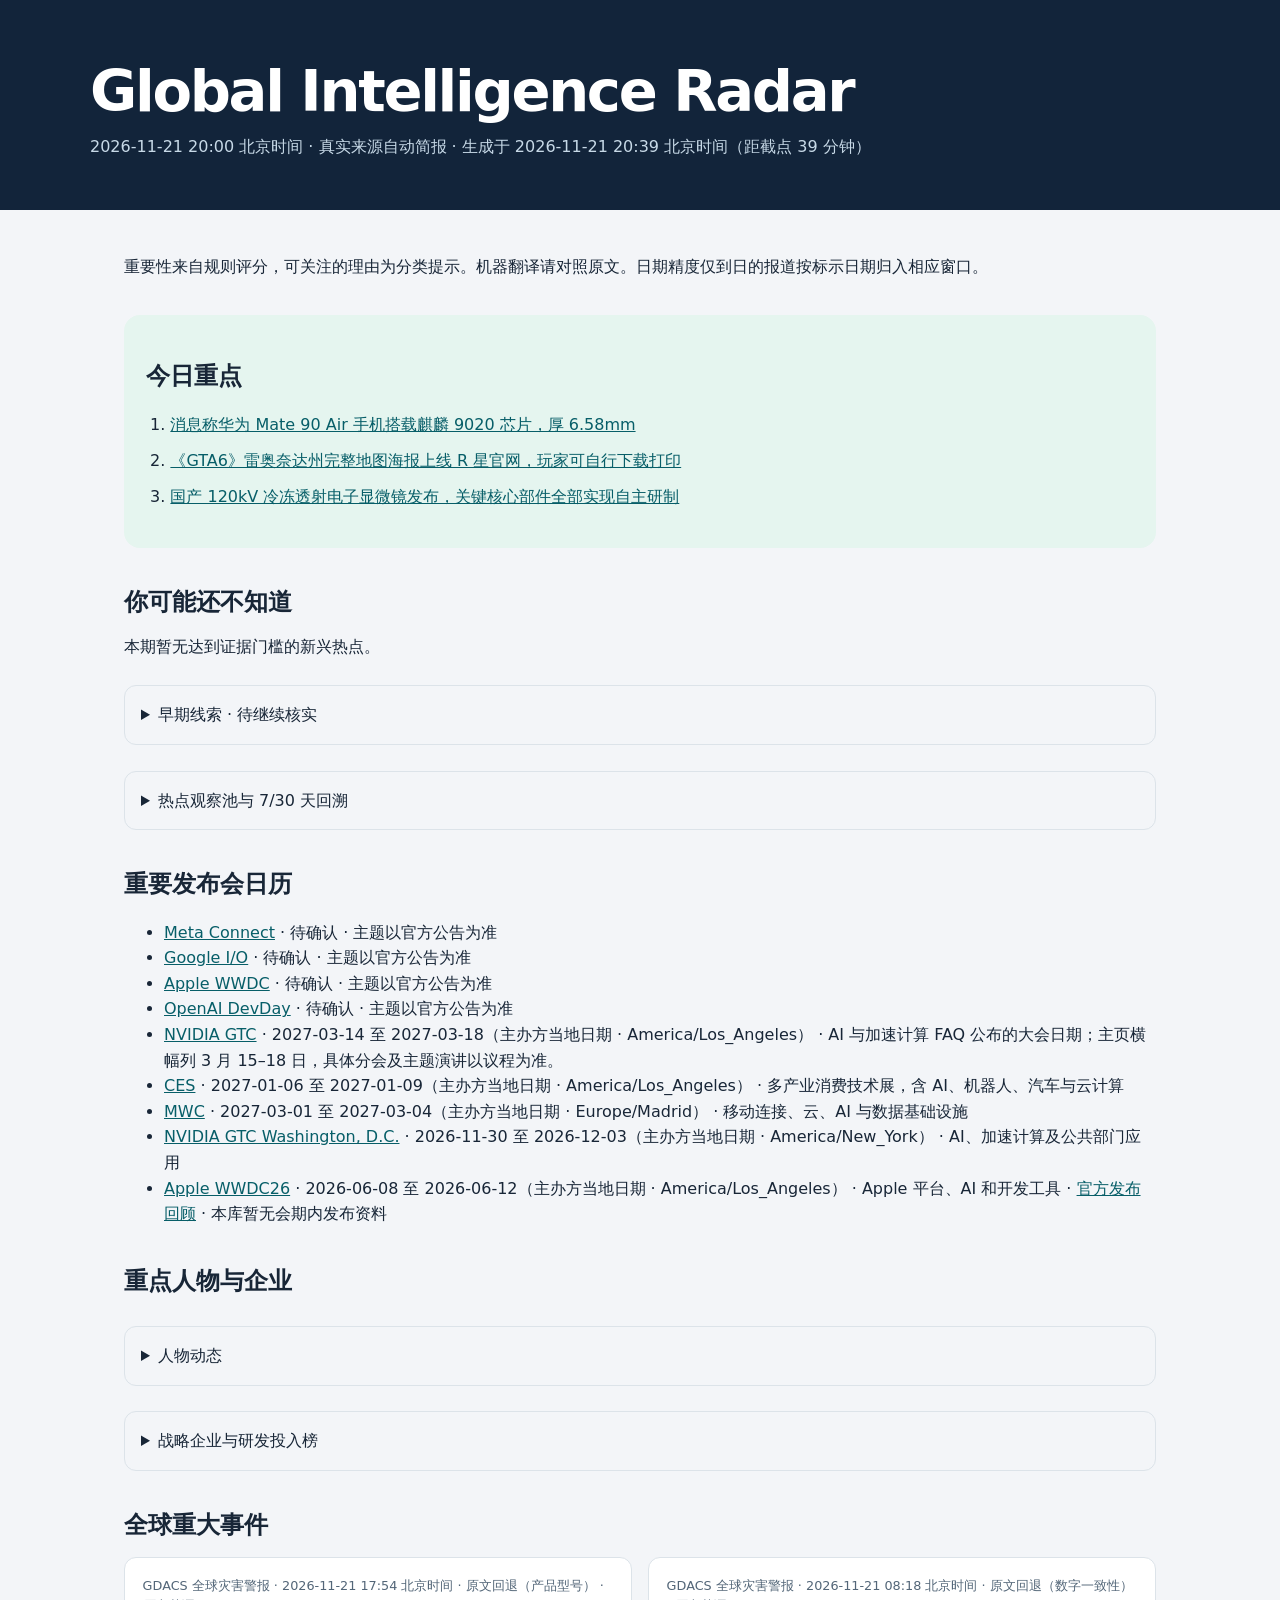
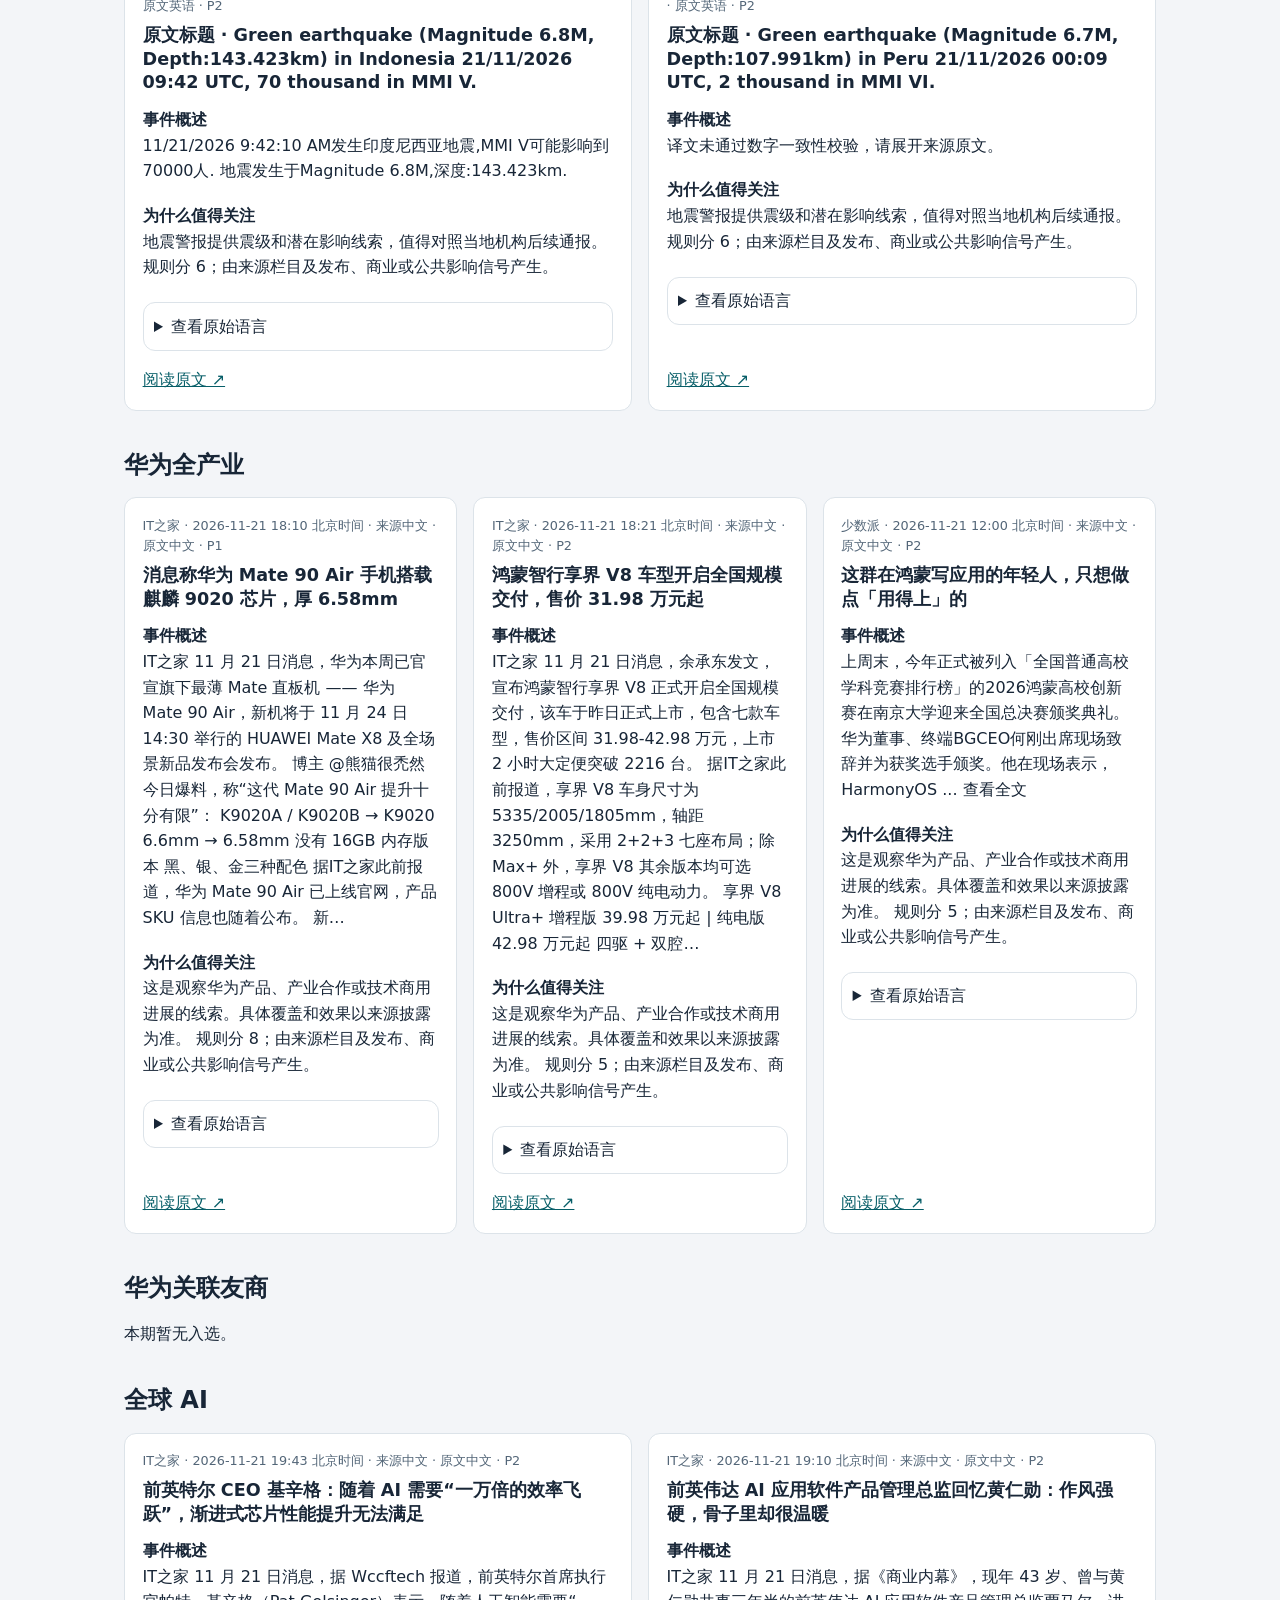
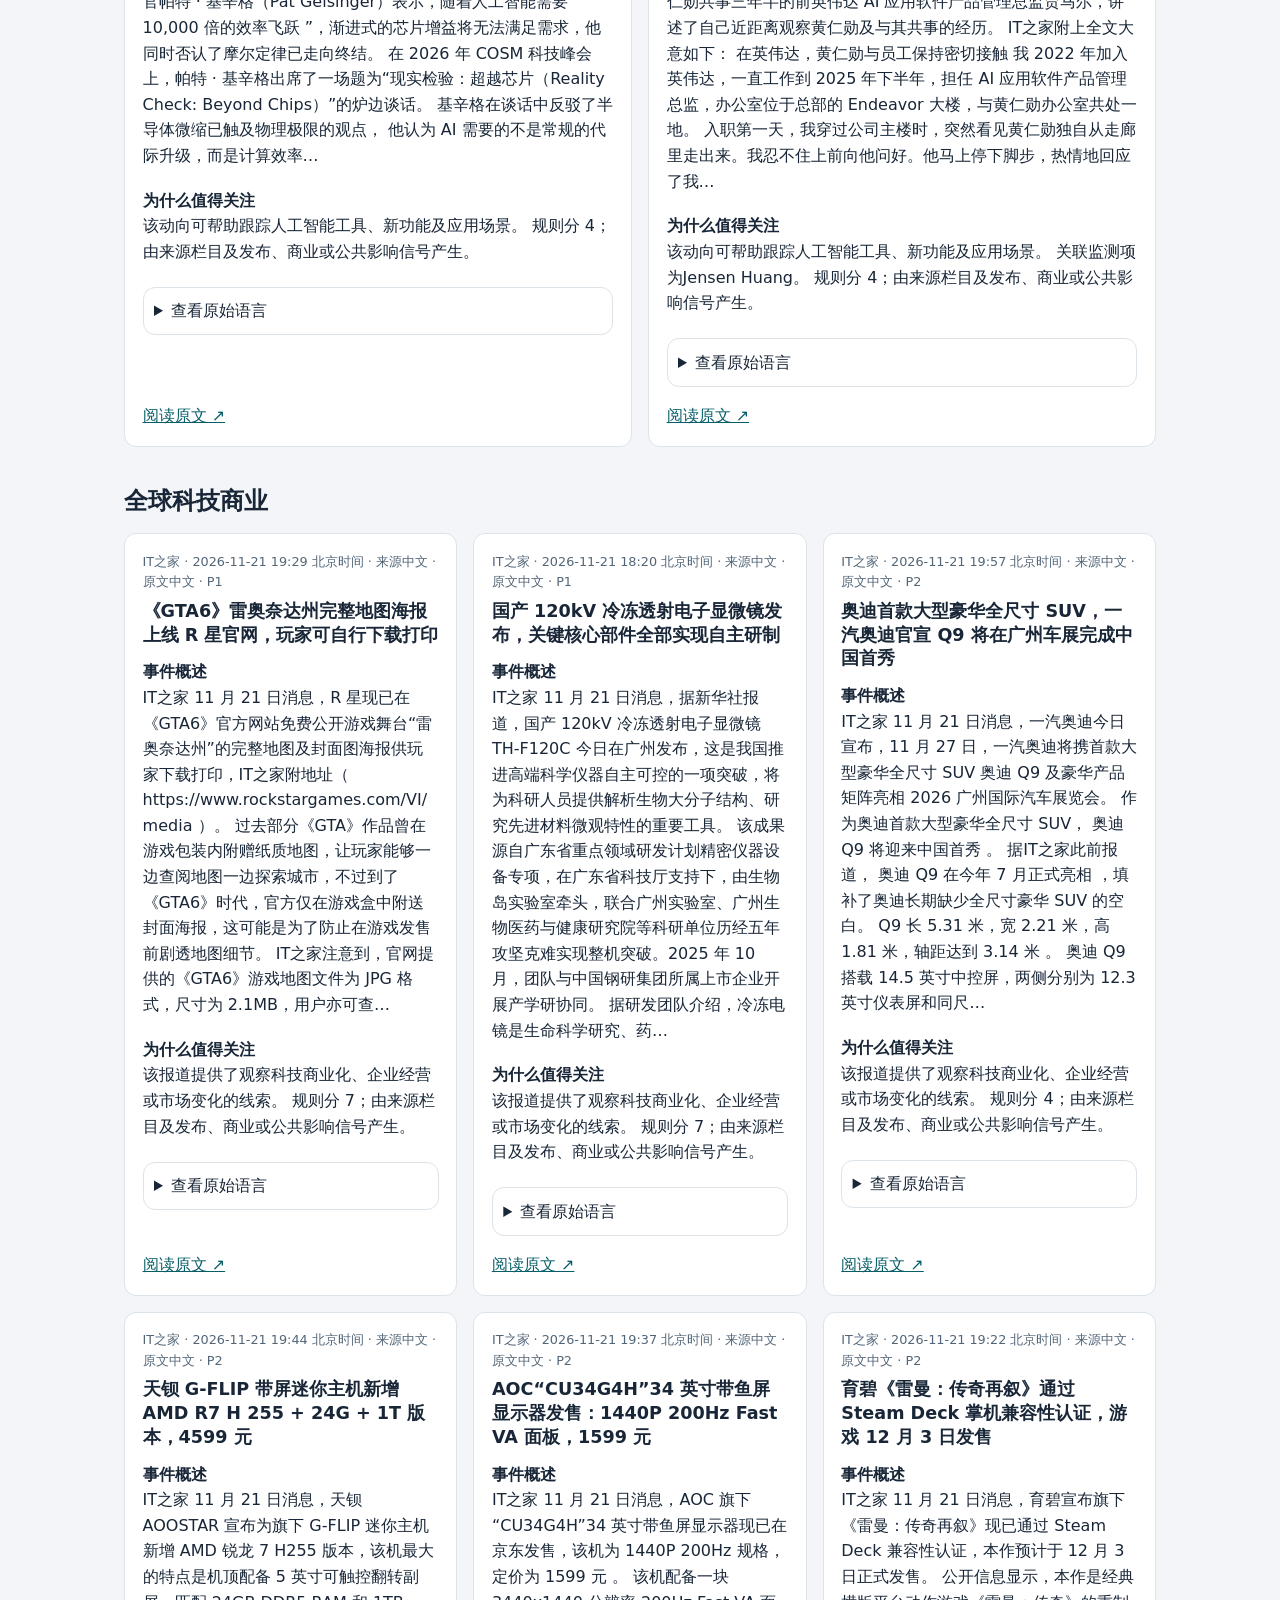
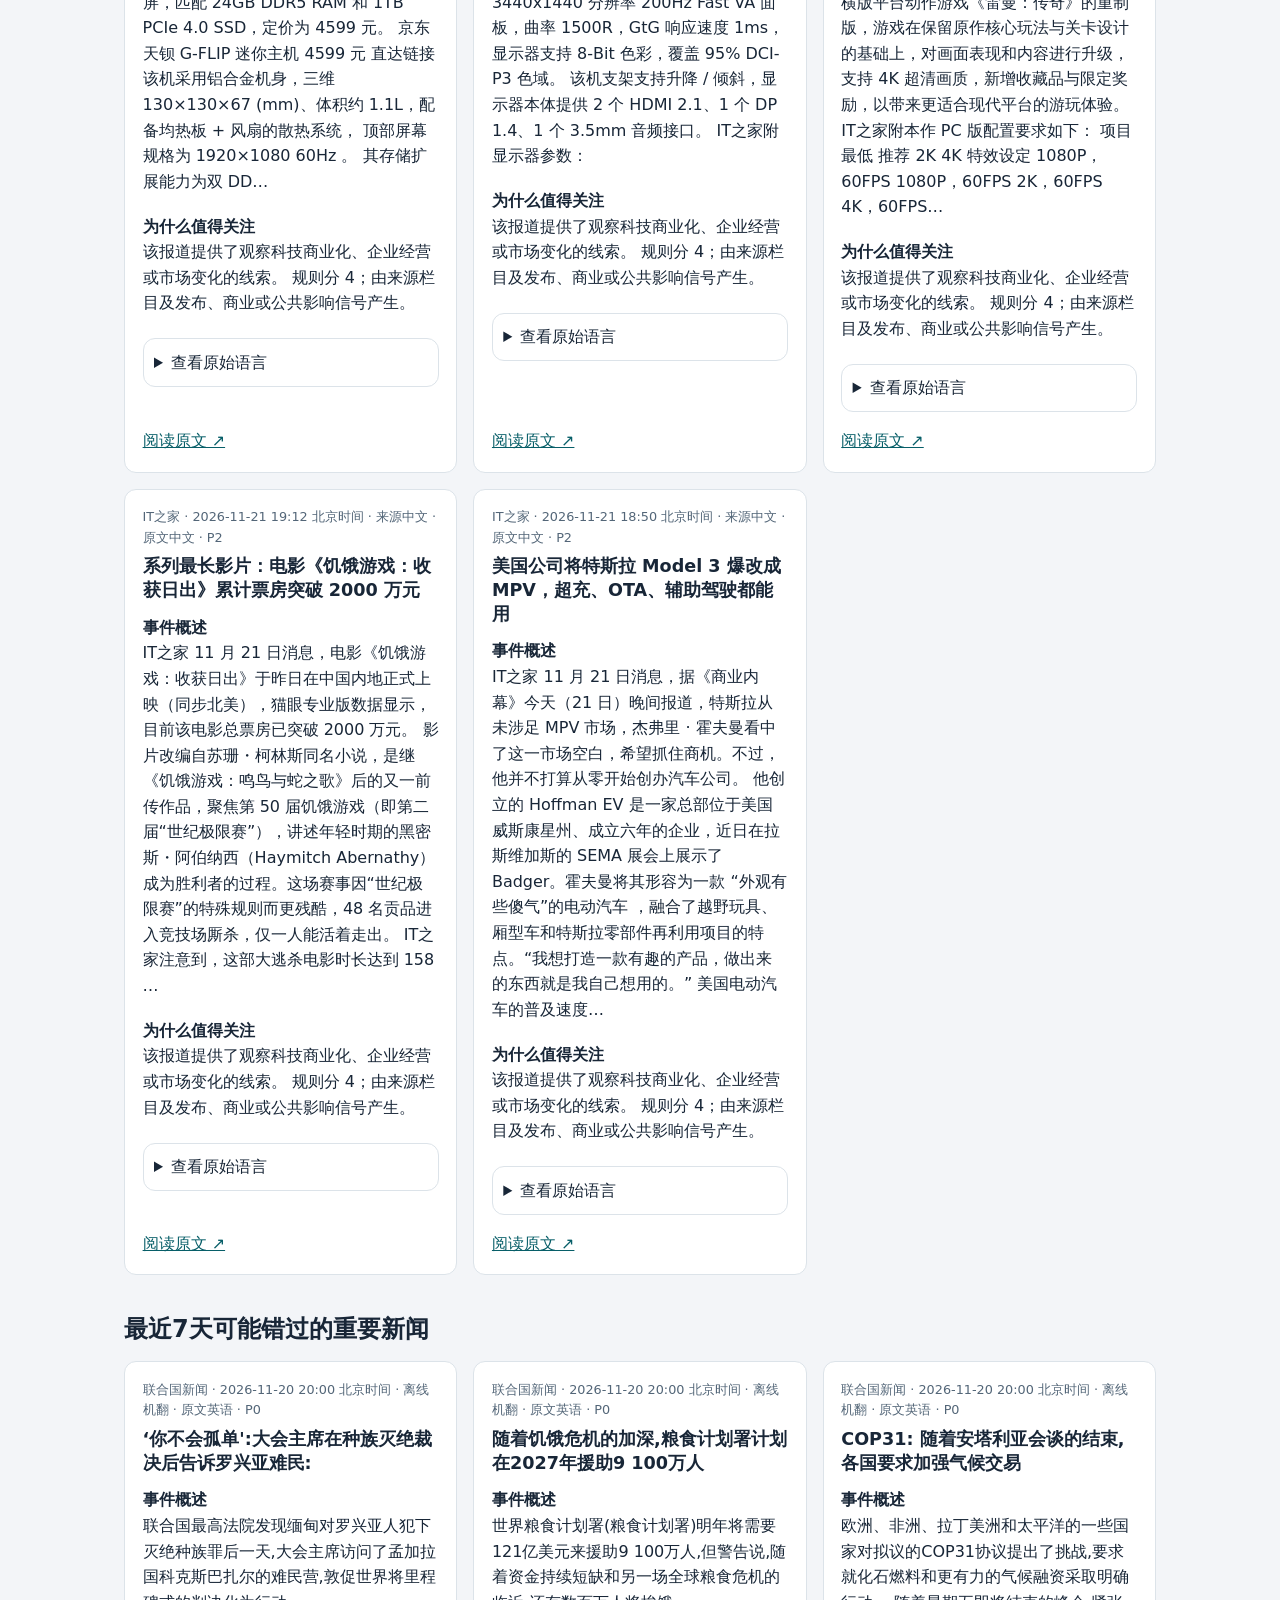
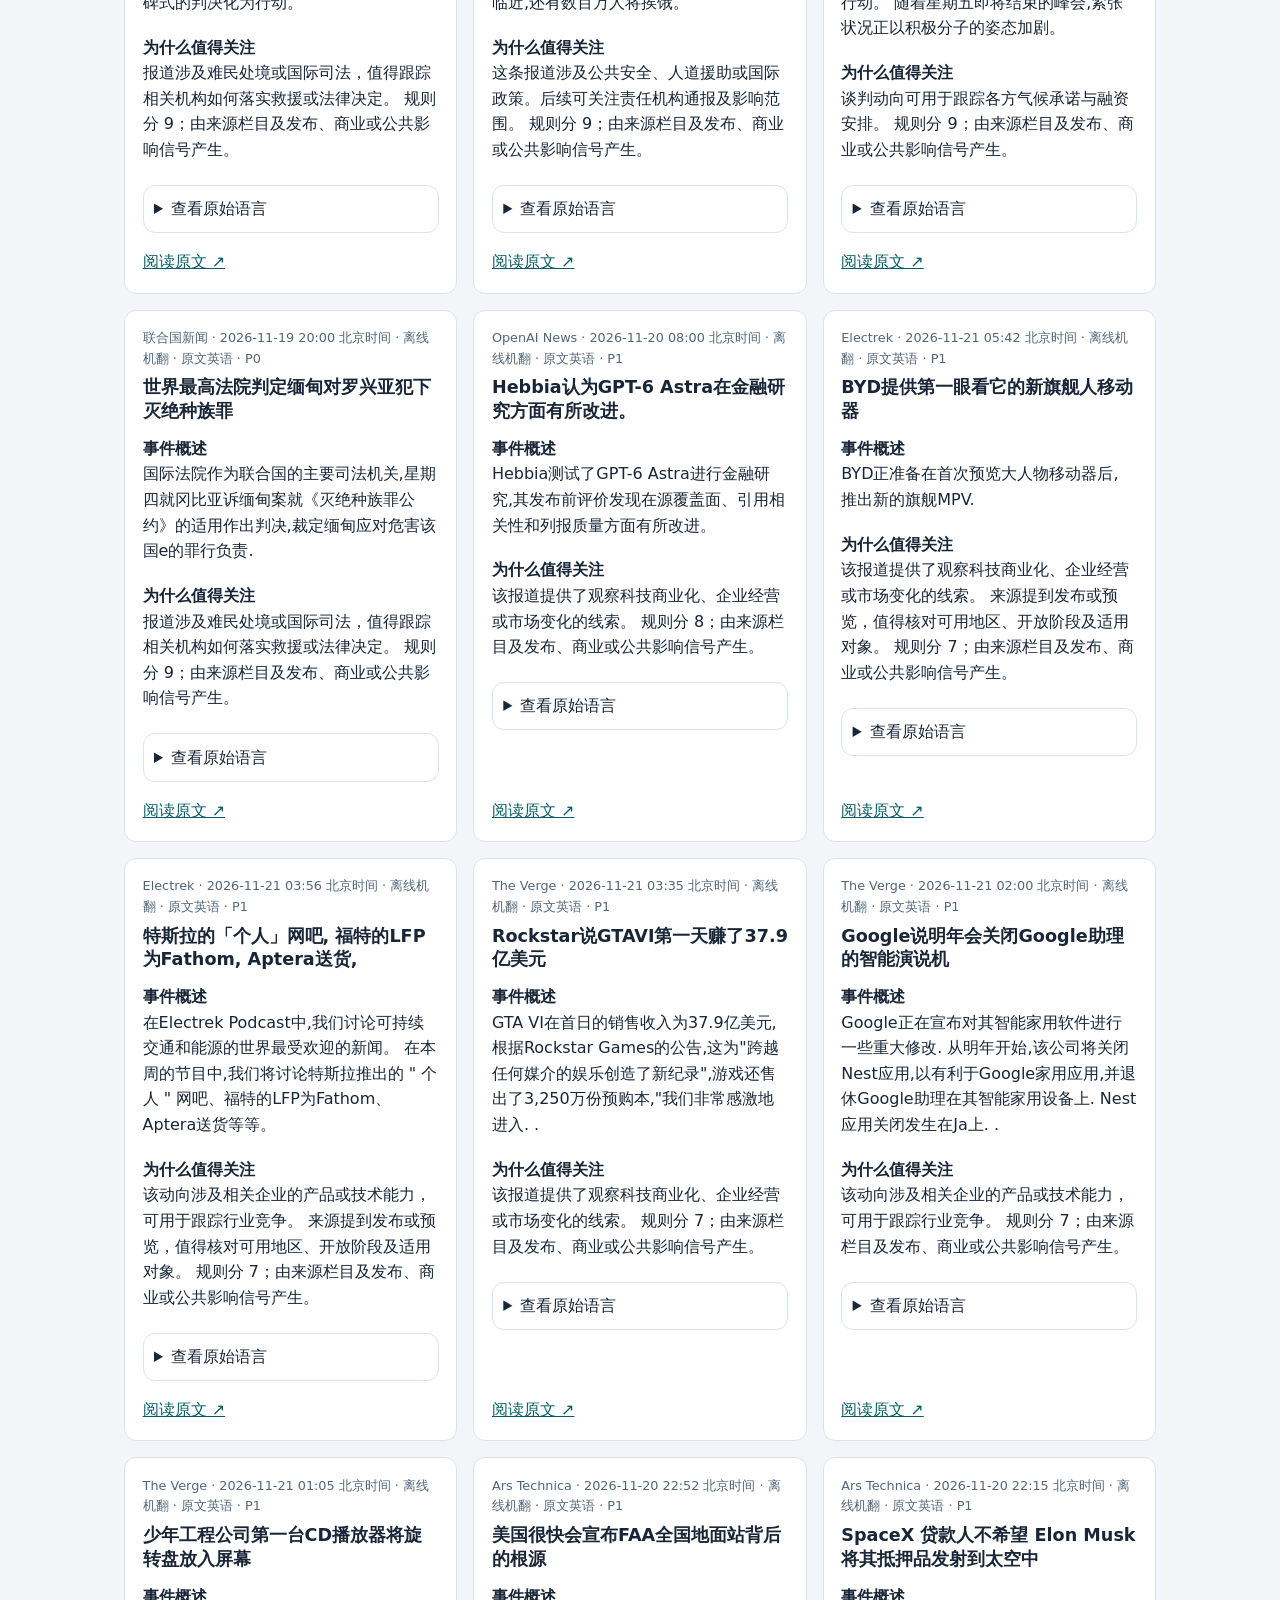
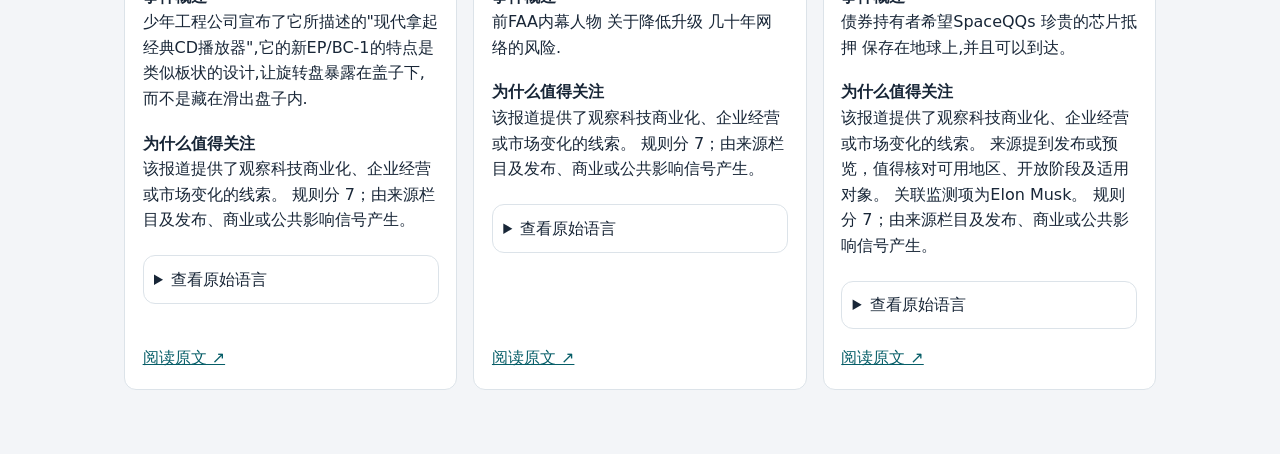
<file: trial-pages/brief-2026-11-21-20.html>
<!doctype html><html lang="zh-CN"><meta charset="utf-8">
<meta name="viewport" content="width=device-width, initial-scale=1">
<title>Global Intelligence Radar 自动简报</title><style>
*{box-sizing:border-box} body{margin:0;background:#f3f5f8;color:#182637;font:16px/1.6 -apple-system,BlinkMacSystemFont,system-ui,sans-serif}
header{background:#12243a;color:#fff;padding:3rem max(5vw,calc((100vw - 1100px)/2)) 2.6rem}
h1{font-size:clamp(2rem,6vw,3.6rem);line-height:1.1;margin:.2em 0;letter-spacing:-.04em}
header p{color:#c7d9e7;margin:.5em 0} main{max-width:1160px;margin:auto;padding:1.8rem 5vw 4rem}
nav{display:flex;gap:1.2rem;flex-wrap:wrap} a{color:#075e68} header a{color:#a8f0dc}
.cards{display:grid;grid-template-columns:repeat(auto-fit,minmax(min(280px,100%),1fr));gap:1rem}
article{display:flex;flex-direction:column;background:white;border:1px solid #dce3e9;border-radius:12px;padding:1.1rem;overflow-wrap:anywhere}
article h3{margin:.45rem 0;font-size:1.1rem;line-height:1.35} article p{margin:.3rem 0 .9rem} article a{margin-top:auto}
.meta,small{color:#536678;font-size:.8rem} section{margin-top:2.2rem} h2{margin-bottom:.8rem}
details{margin:1.6rem 0;padding:1rem;border:1px solid #dce3e9;border-radius:12px} summary{cursor:pointer}
#demo{background:#fff6e5} #demo article{border-color:#ebd5a5}

.lead{background:#e5f5ef;padding:1.4rem;border-radius:16px}
.lead ol{padding-left:1.5rem}.lead li{margin:.65rem 0}.tag{font-weight:650;color:#075e68}
article details{padding:.65rem;margin:.5rem 0 1rem} article strong{display:block}
.audit li{padding:.7rem 0;border-bottom:1px solid #dce3e9}
</style>
<header><h1>Global Intelligence Radar</h1><p>2026-11-21 20:00 北京时间 · 真实来源自动简报 · 生成于 2026-11-21 20:39 北京时间（距截点 39 分钟）</p></header>
<main><p>重要性来自规则评分，可关注的理由为分类提示。机器翻译请对照原文。日期精度仅到日的报道按标示日期归入相应窗口。</p>
<section class="lead"><h2>今日重点</h2><ol><li><a href="#news-1">消息称华为 Mate 90 Air 手机搭载麒麟 9020 芯片，厚 6.58mm</a></li><li><a href="#news-2">《GTA6》雷奥奈达州完整地图海报上线 R 星官网，玩家可自行下载打印</a></li><li><a href="#news-3">国产 120kV 冷冻透射电子显微镜发布，关键核心部件全部实现自主研制</a></li></ol></section>
<section><h2>你可能还不知道</h2><div class="cards">本期暂无达到证据门槛的新兴热点。</div><details><summary>早期线索 · 待继续核实</summary><div class="cards"><article><h3>riemann · 持续升温</h3><p>关联项目所有者：tamnd。独立媒体域 2 个；讨论样本 28 个；历史基线不足。</p><p>证据日期 2026-11-20 至 2026-11-21（各来源当地公示日期或归档时间）</p><p><a href="https://alpo.ge/remark.pdf">alpo.ge</a> · <a href="https://borretti.me/article/re-riemann">borretti.me</a> · <a href="https://en.wikipedia.org/wiki/Bernhard_Riemann">en.wikipedia.org</a> · <a href="https://exploreriemann.com/">exploreriemann.com</a> · <a href="https://github.com/tamnd/riemann">github.com</a> · <a href="https://herecomesthemoon.net/2026/11/implications-of-riemann-hypothesis/">herecomesthemoon.net</a> · <a href="https://karanganesan.com/riemann-hypothesis/">karanganesan.com</a> · <a href="https://mezha.net/eng/news/mezha-afa36a8ab7438c7b90a0d0c8_anthropic_mathematician_says/">mezha.net</a> · <a href="https://news.ycombinator.com/item?id=50574968">news.ycombinator.com</a> · <a href="https://news.ycombinator.com/item?id=50575483">news.ycombinator.com</a> · <a href="https://news.ycombinator.com/item?id=50575924">news.ycombinator.com</a> · <a href="https://news.ycombinator.com/item?id=50577129">news.ycombinator.com</a> · <a href="https://news.ycombinator.com/item?id=50577604">news.ycombinator.com</a> · <a href="https://news.ycombinator.com/item?id=50578358">news.ycombinator.com</a> · <a href="https://news.ycombinator.com/item?id=50578787">news.ycombinator.com</a> · <a href="https://news.ycombinator.com/item?id=50579376">news.ycombinator.com</a> · <a href="https://news.ycombinator.com/item?id=50580069">news.ycombinator.com</a> · <a href="https://news.ycombinator.com/item?id=50581076">news.ycombinator.com</a> · <a href="https://news.ycombinator.com/item?id=50581084">news.ycombinator.com</a> · <a href="https://news.ycombinator.com/item?id=50582235">news.ycombinator.com</a> · <a href="https://news.ycombinator.com/item?id=50582329">news.ycombinator.com</a> · <a href="https://news.ycombinator.com/item?id=50582341">news.ycombinator.com</a> · <a href="https://news.ycombinator.com/item?id=50583050">news.ycombinator.com</a> · <a href="https://news.ycombinator.com/item?id=50583245">news.ycombinator.com</a> · <a href="https://news.ycombinator.com/item?id=50583797">news.ycombinator.com</a> · <a href="https://news.ycombinator.com/item?id=50583982">news.ycombinator.com</a> · <a href="https://news.ycombinator.com/item?id=50584483">news.ycombinator.com</a> · <a href="https://news.ycombinator.com/item?id=50584597">news.ycombinator.com</a> · <a href="https://news.ycombinator.com/item?id=50584644">news.ycombinator.com</a> · <a href="https://news.ycombinator.com/item?id=50585107">news.ycombinator.com</a> · <a href="https://news.ycombinator.com/item?id=50585265">news.ycombinator.com</a> · <a href="https://news.ycombinator.com/item?id=50585714">news.ycombinator.com</a> · <a href="https://news.ycombinator.com/item?id=50586103">news.ycombinator.com</a> · <a href="https://news.ycombinator.com/item?id=50586541">news.ycombinator.com</a> · <a href="https://news.ycombinator.com/item?id=50587035">news.ycombinator.com</a> · <a href="https://news.ycombinator.com/item?id=50587301">news.ycombinator.com</a> · <a href="https://poshenloh.com/posts/20261120-riemann">poshenloh.com</a> · <a href="https://riemann.tamnd.com/learn/">riemann.tamnd.com</a> · <a href="https://robertedwardgrant.com/proof-of-the-riemann-hypothesis-a-geometric-constraint-on-prime-fluctuations/">robertedwardgrant.com</a> · <a href="https://scottaaronson.blog/?p=10344">scottaaronson.blog</a> · <a href="https://shayon.work/riemann">shayon.work</a> · <a href="https://techcrunch.com/2026/11/20/ai-claimed-a-solution-to-the-167-year-old-riemann-hypothesis-and-a-human-did-too/">techcrunch.com</a> · <a href="https://terrytao.wordpress.com/2026/11/20/unforced-euler-singularity-unforced-navier-stokes-singularity-and-the-generalized-riemann-hypothesis/">terrytao.wordpress.com</a> · <a href="https://thecondia.com/anthropic-alpoge-claude-riemann-proof/">thecondia.com</a> · <a href="https://twitter.com/_fangda/status/2123898555803087114">twitter.com</a> · <a href="https://twitter.com/sytelus/status/2123797987625431512">twitter.com</a> · <a href="https://www.lesswrong.com/w/riemann-hypothesis-catastrophe">lesswrong.com</a> · <a href="https://www.math.brown.edu/reschwar/Stories/AI.pdf">math.brown.edu</a> · <a href="https://www.nacionale.com/en/articles/what-is-generalized-riemann-hypothesis-grh-explained-alpoge-claude-proof">nacionale.com</a> · <a href="https://www.scientificamerican.com/article/anthropic-mathematician-claims-to-prove-riemann-hypothesis-most-famous-problem-in-all-of-math/">scientificamerican.com</a> · <a href="https://www.the-independent.com/tech/riemann-hypothesis-solved-levent-alpoge-b3088927.html">the-independent.com</a> · <a href="https://www.theverge.com/ai-artificial-intelligence/1010051/anthropic-riemann-hypothesis-millennium-prize-problem">theverge.com</a> · <a href="https://www.youtube.com/watch?v=QNznD9hMEh0">youtube.com</a> · <a href="https://www.youtube.com/watch?v=sMZMpsHeFKc">youtube.com</a> · <a href="https://www.youtube.com/watch?v=zlm1aajH6gY">youtube.com</a> · <a href="https://zenodo.org/records/24410057">zenodo.org</a> · <a href="https://zlxie.com/2026/11/21/riemann-hypothesis/">zlxie.com</a></p></article><article><h3>riemann-hypothesis · 持续升温</h3><p>关联项目所有者：leanprover-community。独立媒体域 2 个；讨论样本 23 个；历史基线不足。</p><p>证据日期 2026-11-20 至 2026-11-21（各来源当地公示日期或归档时间）</p><p><a href="https://alpo.ge/remark.pdf">alpo.ge</a> · <a href="https://github.com/leanprover-community/riemann-hypothesis">github.com</a> · <a href="https://herecomesthemoon.net/2026/11/implications-of-riemann-hypothesis/">herecomesthemoon.net</a> · <a href="https://karanganesan.com/riemann-hypothesis/">karanganesan.com</a> · <a href="https://mezha.net/eng/news/mezha-afa36a8ab7438c7b90a0d0c8_anthropic_mathematician_says/">mezha.net</a> · <a href="https://news.ycombinator.com/item?id=50574968">news.ycombinator.com</a> · <a href="https://news.ycombinator.com/item?id=50575483">news.ycombinator.com</a> · <a href="https://news.ycombinator.com/item?id=50575924">news.ycombinator.com</a> · <a href="https://news.ycombinator.com/item?id=50577129">news.ycombinator.com</a> · <a href="https://news.ycombinator.com/item?id=50577604">news.ycombinator.com</a> · <a href="https://news.ycombinator.com/item?id=50578358">news.ycombinator.com</a> · <a href="https://news.ycombinator.com/item?id=50578787">news.ycombinator.com</a> · <a href="https://news.ycombinator.com/item?id=50579376">news.ycombinator.com</a> · <a href="https://news.ycombinator.com/item?id=50580069">news.ycombinator.com</a> · <a href="https://news.ycombinator.com/item?id=50581084">news.ycombinator.com</a> · <a href="https://news.ycombinator.com/item?id=50582235">news.ycombinator.com</a> · <a href="https://news.ycombinator.com/item?id=50582329">news.ycombinator.com</a> · <a href="https://news.ycombinator.com/item?id=50582341">news.ycombinator.com</a> · <a href="https://news.ycombinator.com/item?id=50583797">news.ycombinator.com</a> · <a href="https://news.ycombinator.com/item?id=50584597">news.ycombinator.com</a> · <a href="https://news.ycombinator.com/item?id=50584644">news.ycombinator.com</a> · <a href="https://news.ycombinator.com/item?id=50585107">news.ycombinator.com</a> · <a href="https://news.ycombinator.com/item?id=50585265">news.ycombinator.com</a> · <a href="https://news.ycombinator.com/item?id=50585714">news.ycombinator.com</a> · <a href="https://news.ycombinator.com/item?id=50586103">news.ycombinator.com</a> · <a href="https://news.ycombinator.com/item?id=50587035">news.ycombinator.com</a> · <a href="https://news.ycombinator.com/item?id=50587301">news.ycombinator.com</a> · <a href="https://news.ycombinator.com/item?id=50587981">news.ycombinator.com</a> · <a href="https://poshenloh.com/posts/20261120-riemann">poshenloh.com</a> · <a href="https://riemann.tamnd.com/learn/">riemann.tamnd.com</a> · <a href="https://robertedwardgrant.com/proof-of-the-riemann-hypothesis-a-geometric-constraint-on-prime-fluctuations/">robertedwardgrant.com</a> · <a href="https://scottaaronson.blog/?p=10344">scottaaronson.blog</a> · <a href="https://shayon.work/riemann">shayon.work</a> · <a href="https://techcrunch.com/2026/11/20/ai-claimed-a-solution-to-the-167-year-old-riemann-hypothesis-and-a-human-did-too/">techcrunch.com</a> · <a href="https://terrytao.wordpress.com/2026/11/20/unforced-euler-singularity-unforced-navier-stokes-singularity-and-the-generalized-riemann-hypothesis/">terrytao.wordpress.com</a> · <a href="https://twitter.com/sytelus/status/2123797987625431512">twitter.com</a> · <a href="https://www.lesswrong.com/w/riemann-hypothesis-catastrophe">lesswrong.com</a> · <a href="https://www.math.brown.edu/reschwar/Stories/AI.pdf">math.brown.edu</a> · <a href="https://www.nacionale.com/en/articles/what-is-generalized-riemann-hypothesis-grh-explained-alpoge-claude-proof">nacionale.com</a> · <a href="https://www.scientificamerican.com/article/anthropic-mathematician-claims-to-prove-riemann-hypothesis-most-famous-problem-in-all-of-math/">scientificamerican.com</a> · <a href="https://www.the-independent.com/tech/riemann-hypothesis-solved-levent-alpoge-b3088927.html">the-independent.com</a> · <a href="https://www.theverge.com/ai-artificial-intelligence/1010051/anthropic-riemann-hypothesis-millennium-prize-problem">theverge.com</a> · <a href="https://www.youtube.com/watch?v=QNznD9hMEh0">youtube.com</a> · <a href="https://www.youtube.com/watch?v=sMZMpsHeFKc">youtube.com</a> · <a href="https://www.youtube.com/watch?v=zlm1aajH6gY">youtube.com</a> · <a href="https://zenodo.org/records/24410057">zenodo.org</a> · <a href="https://zlxie.com/2026/11/21/riemann-hypothesis/">zlxie.com</a></p></article><article><h3>Elon Musk · 持续升温</h3><p>独立媒体域 2 个；讨论样本 2 个；历史基线不足。</p><p>证据日期 2026-11-20 至 2026-11-20（各来源当地公示日期或归档时间）</p><p><a href="https://arstechnica.com/space/2026/11/spacex-lenders-dont-want-elon-musk-launching-their-collateral-into-space/">arstechnica.com</a> · <a href="https://electrek.co/2026/11/19/musk-tesla-model-y-no-steering-wheel-7-seat/">electrek.co</a> · <a href="https://news.ycombinator.com/item?id=50579246">news.ycombinator.com</a> · <a href="https://news.ycombinator.com/item?id=50582595">news.ycombinator.com</a> · <a href="https://techcrunch.com/2026/11/20/behind-jensen-huangs-exit-questions-about-a-management-style-reportedly-built-on-fear/">techcrunch.com</a> · <a href="https://viewfromthewing.com/faa-ground-stop-blamed-on-elon-musk-heres-why-thats-ridiculous/">viewfromthewing.com</a></p></article><article><h3>NVIDIA Sweeps MLPerf Training · 首次发现</h3><p>独立媒体域 0 个；讨论样本 0 个；历史基线不足。有发布方公告。</p><p>证据日期 2026-11-17 至 2026-11-17（各来源当地公示日期或归档时间）</p><p><a href="https://blogs.nvidia.com/blog/mlperf-training-endpoints-vera-rubin/">blogs.nvidia.com</a></p></article><article><h3>SC26 · 首次发现</h3><p>独立媒体域 0 个；讨论样本 0 个；历史基线不足。有发布方公告。</p><p>证据日期 2026-11-17 至 2026-11-17（各来源当地公示日期或归档时间）</p><p><a href="https://blogs.nvidia.com/blog/20-years-cuda/">blogs.nvidia.com</a> · <a href="https://blogs.nvidia.com/blog/dgx-spark-hpc-developer-kit-sc26/">blogs.nvidia.com</a> · <a href="https://blogs.nvidia.com/blog/ian-buck-sc26/">blogs.nvidia.com</a></p></article></div></details><details><summary>热点观察池与 7/30 天回溯</summary><div class="cards"><article><h3>2611.26603 · 首次发现</h3><p>关联项目所有者：papers。独立媒体域 0 个；讨论样本 1 个；历史基线不足。有公开作品证据。</p><p>证据日期 2026-11-20 至 2026-11-20（各来源当地公示日期或归档时间）</p><p><a href="https://huggingface.co/papers/2611.26603">huggingface.co</a> · <a href="https://news.ycombinator.com/item?id=50577187">news.ycombinator.com</a></p></article><article><h3>AegisSolis · 首次发现</h3><p>关联项目所有者：datasets。独立媒体域 0 个；讨论样本 1 个；历史基线不足。有公开作品证据。</p><p>证据日期 2026-11-21 至 2026-11-21（各来源当地公示日期或归档时间）</p><p><a href="https://huggingface.co/datasets/AegisSolis/aegis-solis-crosswalk-rc9-public-research">huggingface.co</a> · <a href="https://news.ycombinator.com/item?id=50587511">news.ycombinator.com</a></p></article><article><h3>agent_skills · 首次发现</h3><p>关联项目所有者：janestreet。独立媒体域 0 个；讨论样本 1 个；历史基线不足。有公开作品证据。</p><p>证据日期 2026-11-03 至 2026-11-21（各来源当地公示日期或归档时间）</p><p><a href="https://clawvet.vercel.app/">clawvet.vercel.app</a> · <a href="https://github.com/janestreet/agent_skills">github.com</a> · <a href="https://news.ycombinator.com/item?id=50587571">news.ycombinator.com</a></p></article><article><h3>ai-pose-gallery-zh · 首次发现</h3><p>关联项目所有者：anhao。独立媒体域 0 个；讨论样本 0 个；历史基线不足。有公开作品证据。</p><p>证据日期 2026-10-27 至 2026-10-27（各来源当地公示日期或归档时间）</p><p><a href="https://github.com/anhao/ai-pose-gallery-zh">github.com</a></p></article><article><h3>android-ad-cleaner · 首次发现</h3><p>关联项目所有者：rddmwmddr。独立媒体域 0 个；讨论样本 0 个；历史基线不足。有公开作品证据。</p><p>证据日期 2026-10-24 至 2026-10-24（各来源当地公示日期或归档时间）</p><p><a href="https://github.com/rddmwmddr/android-ad-cleaner">github.com</a></p></article><article><h3>apkstart · 首次发现</h3><p>关联项目所有者：RoutineMiku。独立媒体域 0 个；讨论样本 0 个；历史基线不足。有公开作品证据。</p><p>证据日期 2026-10-29 至 2026-10-29（各来源当地公示日期或归档时间）</p><p><a href="https://github.com/RoutineMiku/apkstart">github.com</a></p></article><article><h3>AURA-1.3B · 首次发现</h3><p>关联项目所有者：kyutai。独立媒体域 0 个；讨论样本 1 个；历史基线不足。有公开作品证据。</p><p>证据日期 2026-11-20 至 2026-11-20（各来源当地公示日期或归档时间）</p><p><a href="https://huggingface.co/kyutai/AURA-1.3B">huggingface.co</a> · <a href="https://news.ycombinator.com/item?id=50576263">news.ycombinator.com</a></p></article><article><h3>AWS Continuum · 首次发现</h3><p>独立媒体域 0 个；讨论样本 0 个；历史基线不足。有发布方公告。</p><p>证据日期 2026-10-23 至 2026-10-23（各来源当地公示日期或归档时间）</p><p><a href="https://aws.amazon.com/blogs/aws/aws-continuum-for-code-vulnerabilities-is-now-generally-available/">aws.amazon.com</a></p></article><article><h3>Claude-Cage · 首次发现</h3><p>关联项目所有者：Lee-xeo。独立媒体域 0 个；讨论样本 0 个；历史基线不足。有公开作品证据。</p><p>证据日期 2026-10-31 至 2026-10-31（各来源当地公示日期或归档时间）</p><p><a href="https://github.com/Lee-xeo/Claude-Cage">github.com</a></p></article><article><h3>craft-anything · 首次发现</h3><p>关联项目所有者：storytold。独立媒体域 0 个；讨论样本 0 个；历史基线不足。有公开作品证据。</p><p>证据日期 2026-10-31 至 2026-10-31（各来源当地公示日期或归档时间）</p><p><a href="https://github.com/storytold/craft-anything">github.com</a></p></article></div></details></section><section><h2>重要发布会日历</h2><ul><li><a href="https://www.meta.com/connect/" rel="noopener noreferrer">Meta Connect</a> · 待确认 · 主题以官方公告为准 </li><li><a href="https://io.google/" rel="noopener noreferrer">Google I/O</a> · 待确认 · 主题以官方公告为准 </li><li><a href="https://developer.apple.com/wwdc/" rel="noopener noreferrer">Apple WWDC</a> · 待确认 · 主题以官方公告为准 </li><li><a href="https://openai.com/devday/" rel="noopener noreferrer">OpenAI DevDay</a> · 待确认 · 主题以官方公告为准 </li><li><a href="https://www.nvidia.com/gtc/faq/" rel="noopener noreferrer">NVIDIA GTC</a> · 2027-03-14 至 2027-03-18（主办方当地日期 · America/Los_Angeles） · AI 与加速计算 FAQ 公布的大会日期；主页横幅列 3 月 15–18 日，具体分会及主题演讲以议程为准。</li><li><a href="https://www.ces.tech/about-ces/about-ces/" rel="noopener noreferrer">CES</a> · 2027-01-06 至 2027-01-09（主办方当地日期 · America/Los_Angeles） · 多产业消费技术展，含 AI、机器人、汽车与云计算 </li><li><a href="https://www.mwcbarcelona.com/about/" rel="noopener noreferrer">MWC</a> · 2027-03-01 至 2027-03-04（主办方当地日期 · Europe/Madrid） · 移动连接、云、AI 与数据基础设施 </li><li><a href="https://www.nvidia.com/gtc/dc/faq/" rel="noopener noreferrer">NVIDIA GTC Washington, D.C.</a> · 2026-11-30 至 2026-12-03（主办方当地日期 · America/New_York） · AI、加速计算及公共部门应用 </li><li><a href="https://www.apple.com/newsroom/2026/05/apple-kicks-off-worldwide-developers-conference-on-june-8/" rel="noopener noreferrer">Apple WWDC26</a> · 2026-06-08 至 2026-06-12（主办方当地日期 · America/Los_Angeles） · Apple 平台、AI 和开发工具  · <a href="https://www.apple.com/newsroom/2026/06/apple-unveils-next-generation-of-apple-intelligence-siri-ai-and-more/" rel="noopener noreferrer">官方发布回顾</a> · 本库暂无会期内发布资料</li></ul></section><section><h2>重点人物与企业</h2><details><summary>人物动态</summary><ul><li>Elon Musk · <a href="https://arstechnica.com/space/2026/11/spacex-lenders-dont-want-elon-musk-launching-their-collateral-into-space/" rel="noopener noreferrer">SpaceX lenders don’t want Elon Musk launching their collateral into space</a></li></ul></details><details><summary>战略企业与研发投入榜</summary><ul><li>Huawei · <a href="https://www.ithome.com/1/030/439.htm" rel="noopener noreferrer">消息称华为 Mate 90 Air 手机搭载麒麟 9020 芯片，厚 6.58mm</a></li><li>BYD · <a href="https://electrek.co/2026/11/20/byd-first-look-new-flagship-people-mover/" rel="noopener noreferrer">BYD offers a first look at its new flagship people mover</a></li><li>Tesla · <a href="https://electrek.co/2026/11/20/podcast-teslas-personal-cybercab-fords-lfp-for-fathom-aptera-delivers-and-more/" rel="noopener noreferrer">Podcast: Tesla’s ‘personal’ Cybercab, Ford’s LFP for Fathom, Aptera delivers, and more</a></li><li>Apple · <a href="https://www.apple.com/newsroom/2026/11/apple-tv-becomes-the-new-us-home-of-f1-academy-the-all-female-racing-series/" rel="noopener noreferrer">Apple TV becomes the new U.S. home of F1 ACADEMY™, the all-female racing series</a></li><li>Apple · <a href="https://www.apple.com/newsroom/2026/11/meet-the-2026-app-store-award-finalists/" rel="noopener noreferrer">Meet the 2026 App Store Award finalists</a></li><li>NVIDIA · <a href="https://blogs.nvidia.com/blog/ian-buck-sc26/" rel="noopener noreferrer">Ian Buck Kicks Off NVIDIA’s Week at SC26 as Science Enters the Age of Agents</a></li><li>Amazon · <a href="https://aws.amazon.com/blogs/aws/aws-weekly-roundup-aws-nitro-sandboxes-aws-emulator-and-more-november-16-2026/" rel="noopener noreferrer">AWS Weekly Roundup: AWS Nitro Sandboxes, AWS Emulator, and more (November 16, 2026)</a></li><li>NVIDIA · <a href="https://blogs.nvidia.com/blog/mlperf-training-endpoints-vera-rubin/" rel="noopener noreferrer">NVIDIA Sweeps MLPerf Training and Endpoints as Vera Rubin Debuts With Leading Performance</a></li></ul><p>欧盟 JRC 2025 版，财年 2024。排名按报告图 10 核对；金额采用 IT之家转录的舍入值，官方 XLSX 当前访问返回 403。Amazon 为 JRC 估算。</p><ol><li>1. Amazon · 65,318.00 百万欧元</li><li>2. Alphabet · 46,131.00 百万欧元</li><li>3. Meta · 41,986.00 百万欧元</li><li>4. Microsoft · 31,272.00 百万欧元</li><li>5. Apple · 30,195.00 百万欧元</li><li>6. Huawei · 22,941.00 百万欧元</li><li>7. Samsung Electronics · 22,843.00 百万欧元</li><li>8. Volkswagen · 20,998.00 百万欧元</li><li>9. Johnson &amp; Johnson · 16,587.00 百万欧元</li><li>10. Intel · 15,926.00 百万欧元</li></ol><a href="https://publications.jrc.ec.europa.eu/repository/handle/JRC144638" rel="noopener noreferrer">JRC 官方榜单</a></details></section><section><h2>全球重大事件</h2><div class="cards">
    <article id="news-4">
      <div class="meta">GDACS 全球灾害警报 · 2026-11-21 17:54 北京时间 · 原文回退（产品型号） · 原文英语 · P2</div>
      <h3>原文标题 · Green earthquake (Magnitude 6.8M, Depth:143.423km) in Indonesia 21/11/2026 09:42 UTC, 70 thousand in MMI V.</h3>
      <p><strong>事件概述</strong>11/21/2026 9:42:10 AM发生印度尼西亚地震,MMI V可能影响到70000人. 地震发生于Magnitude 6.8M,深度:143.423km.</p>
      <p><strong>为什么值得关注</strong>地震警报提供震级和潜在影响线索，值得对照当地机构后续通报。 规则分 6；由来源栏目及发布、商业或公共影响信号产生。</p>
      <details><summary>查看原始语言</summary>
        <p>Green earthquake (Magnitude 6.8M, Depth:143.423km) in Indonesia 21/11/2026 09:42 UTC, 70 thousand in MMI V.</p><p>On 11/21/2026 9:42:10 AM, an earthquake occurred in Indonesia potentially affecting 70 thousand in MMI V. The earthquake had Magnitude 6.8M, Depth:143.423km.</p>
      </details>
      <a href="http://www.gdacs.org/report.aspx?eventtype=EQ&amp;eventid=1578530" target="_blank" rel="noopener noreferrer">阅读原文 ↗</a>
    </article>
    <article id="news-5">
      <div class="meta">GDACS 全球灾害警报 · 2026-11-21 08:18 北京时间 · 原文回退（数字一致性） · 原文英语 · P2</div>
      <h3>原文标题 · Green earthquake (Magnitude 6.7M, Depth:107.991km) in Peru 21/11/2026 00:09 UTC, 2 thousand in MMI VI.</h3>
      <p><strong>事件概述</strong>译文未通过数字一致性校验，请展开来源原文。</p>
      <p><strong>为什么值得关注</strong>地震警报提供震级和潜在影响线索，值得对照当地机构后续通报。 规则分 6；由来源栏目及发布、商业或公共影响信号产生。</p>
      <details><summary>查看原始语言</summary>
        <p>Green earthquake (Magnitude 6.7M, Depth:107.991km) in Peru 21/11/2026 00:09 UTC, 2 thousand in MMI VI.</p><p>On 11/21/2026 12:09:19 AM, an earthquake occurred in Peru potentially affecting 2 thousand in MMI VI. The earthquake had Magnitude 6.7M, Depth:107.991km.</p>
      </details>
      <a href="http://www.gdacs.org/report.aspx?eventtype=EQ&amp;eventid=1578468" target="_blank" rel="noopener noreferrer">阅读原文 ↗</a>
    </article></div></section><section><h2>华为全产业</h2><div class="cards">
    <article id="news-1">
      <div class="meta">IT之家 · 2026-11-21 18:10 北京时间 · 来源中文 · 原文中文 · P1</div>
      <h3>消息称华为 Mate 90 Air 手机搭载麒麟 9020 芯片，厚 6.58mm</h3>
      <p><strong>事件概述</strong>IT之家 11 月 21 日消息，华为本周已官宣旗下最薄 Mate 直板机 —— 华为 Mate 90 Air，新机将于 11 月 24 日 14:30 举行的 HUAWEI Mate X8 及全场景新品发布会发布。 博主 @熊猫很禿然 今日爆料，称“这代 Mate 90 Air 提升十分有限”： K9020A / K9020B → K9020 6.6mm → 6.58mm 没有 16GB 内存版本 黑、银、金三种配色 据IT之家此前报道，华为 Mate 90 Air 已上线官网，产品 SKU 信息也随着公布。 新…</p>
      <p><strong>为什么值得关注</strong>这是观察华为产品、产业合作或技术商用进展的线索。具体覆盖和效果以来源披露为准。 规则分 8；由来源栏目及发布、商业或公共影响信号产生。</p>
      <details><summary>查看原始语言</summary>
        <p>消息称华为 Mate 90 Air 手机搭载麒麟 9020 芯片，厚 6.58mm</p><p>IT之家 11 月 21 日消息，华为本周已官宣旗下最薄 Mate 直板机 —— 华为 Mate 90 Air，新机将于 11 月 24 日 14:30 举行的 HUAWEI Mate X8 及全场景新品发布会发布。 博主 @熊猫很禿然 今日爆料，称“这代 Mate 90 Air 提升十分有限”： K9020A / K9020B → K9020 6.6mm → 6.58mm 没有 16GB 内存版本 黑、银、金三种配色 据IT之家此前报道，华为 Mate 90 Air 已上线官网，产品 SKU 信息也随着公布。 新…</p>
      </details>
      <a href="https://www.ithome.com/1/030/439.htm" target="_blank" rel="noopener noreferrer">阅读原文 ↗</a>
    </article>
    <article id="news-6">
      <div class="meta">IT之家 · 2026-11-21 18:21 北京时间 · 来源中文 · 原文中文 · P2</div>
      <h3>鸿蒙智行享界 V8 车型开启全国规模交付，售价 31.98 万元起</h3>
      <p><strong>事件概述</strong>IT之家 11 月 21 日消息，余承东发文，宣布鸿蒙智行享界 V8 正式开启全国规模交付，该车于昨日正式上市，包含七款车型，售价区间 31.98-42.98 万元，上市 2 小时大定便突破 2216 台。 据IT之家此前报道，享界 V8 车身尺寸为 5335/2005/1805mm，轴距 3250mm，采用 2+2+3 七座布局；除 Max+ 外，享界 V8 其余版本均可选 800V 增程或 800V 纯电动力。 享界 V8 Ultra+ 增程版 39.98 万元起 | 纯电版 42.98 万元起 四驱 + 双腔…</p>
      <p><strong>为什么值得关注</strong>这是观察华为产品、产业合作或技术商用进展的线索。具体覆盖和效果以来源披露为准。 规则分 5；由来源栏目及发布、商业或公共影响信号产生。</p>
      <details><summary>查看原始语言</summary>
        <p>鸿蒙智行享界 V8 车型开启全国规模交付，售价 31.98 万元起</p><p>IT之家 11 月 21 日消息，余承东发文，宣布鸿蒙智行享界 V8 正式开启全国规模交付，该车于昨日正式上市，包含七款车型，售价区间 31.98-42.98 万元，上市 2 小时大定便突破 2216 台。 据IT之家此前报道，享界 V8 车身尺寸为 5335/2005/1805mm，轴距 3250mm，采用 2+2+3 七座布局；除 Max+ 外，享界 V8 其余版本均可选 800V 增程或 800V 纯电动力。 享界 V8 Ultra+ 增程版 39.98 万元起 | 纯电版 42.98 万元起 四驱 + 双腔…</p>
      </details>
      <a href="https://www.ithome.com/1/030/454.htm" target="_blank" rel="noopener noreferrer">阅读原文 ↗</a>
    </article>
    <article id="news-7">
      <div class="meta">少数派 · 2026-11-21 12:00 北京时间 · 来源中文 · 原文中文 · P2</div>
      <h3>这群在鸿蒙写应用的年轻人，只想做点「用得上」的</h3>
      <p><strong>事件概述</strong>上周末，今年正式被列入「全国普通高校学科竞赛排行榜」的2026鸿蒙高校创新赛在南京大学迎来全国总决赛颁奖典礼。华为董事、终端BGCEO何刚出席现场致辞并为获奖选手颁奖。他在现场表示，HarmonyOS ... 查看全文</p>
      <p><strong>为什么值得关注</strong>这是观察华为产品、产业合作或技术商用进展的线索。具体覆盖和效果以来源披露为准。 规则分 5；由来源栏目及发布、商业或公共影响信号产生。</p>
      <details><summary>查看原始语言</summary>
        <p>这群在鸿蒙写应用的年轻人，只想做点「用得上」的</p><p>上周末，今年正式被列入「全国普通高校学科竞赛排行榜」的2026鸿蒙高校创新赛在南京大学迎来全国总决赛颁奖典礼。华为董事、终端BGCEO何刚出席现场致辞并为获奖选手颁奖。他在现场表示，HarmonyOS ... 查看全文</p>
      </details>
      <a href="https://sspai.com/post/119291" target="_blank" rel="noopener noreferrer">阅读原文 ↗</a>
    </article></div></section><section><h2>华为关联友商</h2><div class="cards">本期暂无入选。</div></section><section><h2>全球 AI</h2><div class="cards">
    <article id="news-10">
      <div class="meta">IT之家 · 2026-11-21 19:43 北京时间 · 来源中文 · 原文中文 · P2</div>
      <h3>前英特尔 CEO 基辛格：随着 AI 需要“一万倍的效率飞跃”，渐进式芯片性能提升无法满足</h3>
      <p><strong>事件概述</strong>IT之家 11 月 21 日消息，据 Wccftech 报道，前英特尔首席执行官帕特 · 基辛格（Pat Gelsinger）表示，随着人工智能需要“ 10,000 倍的效率飞跃 ”，渐进式的芯片增益将无法满足需求，他同时否认了摩尔定律已走向终结。 在 2026 年 COSM 科技峰会上，帕特 · 基辛格出席了一场题为“现实检验：超越芯片（Reality Check: Beyond Chips）”的炉边谈话。 基辛格在谈话中反驳了半导体微缩已触及物理极限的观点， 他认为 AI 需要的不是常规的代际升级，而是计算效率…</p>
      <p><strong>为什么值得关注</strong>该动向可帮助跟踪人工智能工具、新功能及应用场景。 规则分 4；由来源栏目及发布、商业或公共影响信号产生。</p>
      <details><summary>查看原始语言</summary>
        <p>前英特尔 CEO 基辛格：随着 AI 需要“一万倍的效率飞跃”，渐进式芯片性能提升无法满足</p><p>IT之家 11 月 21 日消息，据 Wccftech 报道，前英特尔首席执行官帕特 · 基辛格（Pat Gelsinger）表示，随着人工智能需要“ 10,000 倍的效率飞跃 ”，渐进式的芯片增益将无法满足需求，他同时否认了摩尔定律已走向终结。 在 2026 年 COSM 科技峰会上，帕特 · 基辛格出席了一场题为“现实检验：超越芯片（Reality Check: Beyond Chips）”的炉边谈话。 基辛格在谈话中反驳了半导体微缩已触及物理极限的观点， 他认为 AI 需要的不是常规的代际升级，而是计算效率…</p>
      </details>
      <a href="https://www.ithome.com/1/030/464.htm" target="_blank" rel="noopener noreferrer">阅读原文 ↗</a>
    </article>
    <article id="news-14">
      <div class="meta">IT之家 · 2026-11-21 19:10 北京时间 · 来源中文 · 原文中文 · P2</div>
      <h3>前英伟达 AI 应用软件产品管理总监回忆黄仁勋：作风强硬，骨子里却很温暖</h3>
      <p><strong>事件概述</strong>IT之家 11 月 21 日消息，据《商业内幕》，现年 43 岁、曾与黄仁勋共事三年半的前英伟达 AI 应用软件产品管理总监贾马尔，讲述了自己近距离观察黄仁勋及与其共事的经历。 IT之家附上全文大意如下： 在英伟达，黄仁勋与员工保持密切接触 我 2022 年加入英伟达，一直工作到 2025 年下半年，担任 AI 应用软件产品管理总监，办公室位于总部的 Endeavor 大楼，与黄仁勋办公室共处一地。 入职第一天，我穿过公司主楼时，突然看见黄仁勋独自从走廊里走出来。我忍不住上前向他问好。他马上停下脚步，热情地回应了我…</p>
      <p><strong>为什么值得关注</strong>该动向可帮助跟踪人工智能工具、新功能及应用场景。 关联监测项为Jensen Huang。 规则分 4；由来源栏目及发布、商业或公共影响信号产生。</p>
      <details><summary>查看原始语言</summary>
        <p>前英伟达 AI 应用软件产品管理总监回忆黄仁勋：作风强硬，骨子里却很温暖</p><p>IT之家 11 月 21 日消息，据《商业内幕》，现年 43 岁、曾与黄仁勋共事三年半的前英伟达 AI 应用软件产品管理总监贾马尔，讲述了自己近距离观察黄仁勋及与其共事的经历。 IT之家附上全文大意如下： 在英伟达，黄仁勋与员工保持密切接触 我 2022 年加入英伟达，一直工作到 2025 年下半年，担任 AI 应用软件产品管理总监，办公室位于总部的 Endeavor 大楼，与黄仁勋办公室共处一地。 入职第一天，我穿过公司主楼时，突然看见黄仁勋独自从走廊里走出来。我忍不住上前向他问好。他马上停下脚步，热情地回应了我…</p>
      </details>
      <a href="https://www.ithome.com/1/030/459.htm" target="_blank" rel="noopener noreferrer">阅读原文 ↗</a>
    </article></div></section><section><h2>全球科技商业</h2><div class="cards">
    <article id="news-2">
      <div class="meta">IT之家 · 2026-11-21 19:29 北京时间 · 来源中文 · 原文中文 · P1</div>
      <h3>《GTA6》雷奥奈达州完整地图海报上线 R 星官网，玩家可自行下载打印</h3>
      <p><strong>事件概述</strong>IT之家 11 月 21 日消息，R 星现已在《GTA6》官方网站免费公开游戏舞台“雷奥奈达州”的完整地图及封面图海报供玩家下载打印，IT之家附地址（ https://www.rockstargames.com/VI/media ）。 过去部分《GTA》作品曾在游戏包装内附赠纸质地图，让玩家能够一边查阅地图一边探索城市，不过到了《GTA6》时代，官方仅在游戏盒中附送封面海报，这可能是为了防止在游戏发售前剧透地图细节。 IT之家注意到，官网提供的《GTA6》游戏地图文件为 JPG 格式，尺寸为 2.1MB，用户亦可查…</p>
      <p><strong>为什么值得关注</strong>该报道提供了观察科技商业化、企业经营或市场变化的线索。 规则分 7；由来源栏目及发布、商业或公共影响信号产生。</p>
      <details><summary>查看原始语言</summary>
        <p>《GTA6》雷奥奈达州完整地图海报上线 R 星官网，玩家可自行下载打印</p><p>IT之家 11 月 21 日消息，R 星现已在《GTA6》官方网站免费公开游戏舞台“雷奥奈达州”的完整地图及封面图海报供玩家下载打印，IT之家附地址（ https://www.rockstargames.com/VI/media ）。 过去部分《GTA》作品曾在游戏包装内附赠纸质地图，让玩家能够一边查阅地图一边探索城市，不过到了《GTA6》时代，官方仅在游戏盒中附送封面海报，这可能是为了防止在游戏发售前剧透地图细节。 IT之家注意到，官网提供的《GTA6》游戏地图文件为 JPG 格式，尺寸为 2.1MB，用户亦可查…</p>
      </details>
      <a href="https://www.ithome.com/1/030/462.htm" target="_blank" rel="noopener noreferrer">阅读原文 ↗</a>
    </article>
    <article id="news-3">
      <div class="meta">IT之家 · 2026-11-21 18:20 北京时间 · 来源中文 · 原文中文 · P1</div>
      <h3>国产 120kV 冷冻透射电子显微镜发布，关键核心部件全部实现自主研制</h3>
      <p><strong>事件概述</strong>IT之家 11 月 21 日消息，据新华社报道，国产 120kV 冷冻透射电子显微镜 TH-F120C 今日在广州发布，这是我国推进高端科学仪器自主可控的一项突破，将为科研人员提供解析生物大分子结构、研究先进材料微观特性的重要工具。 该成果源自广东省重点领域研发计划精密仪器设备专项，在广东省科技厅支持下，由生物岛实验室牵头，联合广州实验室、广州生物医药与健康研究院等科研单位历经五年攻坚克难实现整机突破。2025 年 10 月，团队与中国钢研集团所属上市企业开展产学研协同。 据研发团队介绍，冷冻电镜是生命科学研究、药…</p>
      <p><strong>为什么值得关注</strong>该报道提供了观察科技商业化、企业经营或市场变化的线索。 规则分 7；由来源栏目及发布、商业或公共影响信号产生。</p>
      <details><summary>查看原始语言</summary>
        <p>国产 120kV 冷冻透射电子显微镜发布，关键核心部件全部实现自主研制</p><p>IT之家 11 月 21 日消息，据新华社报道，国产 120kV 冷冻透射电子显微镜 TH-F120C 今日在广州发布，这是我国推进高端科学仪器自主可控的一项突破，将为科研人员提供解析生物大分子结构、研究先进材料微观特性的重要工具。 该成果源自广东省重点领域研发计划精密仪器设备专项，在广东省科技厅支持下，由生物岛实验室牵头，联合广州实验室、广州生物医药与健康研究院等科研单位历经五年攻坚克难实现整机突破。2025 年 10 月，团队与中国钢研集团所属上市企业开展产学研协同。 据研发团队介绍，冷冻电镜是生命科学研究、药…</p>
      </details>
      <a href="https://www.ithome.com/1/030/453.htm" target="_blank" rel="noopener noreferrer">阅读原文 ↗</a>
    </article>
    <article id="news-8">
      <div class="meta">IT之家 · 2026-11-21 19:57 北京时间 · 来源中文 · 原文中文 · P2</div>
      <h3>奥迪首款大型豪华全尺寸 SUV，一汽奥迪官宣 Q9 将在广州车展完成中国首秀</h3>
      <p><strong>事件概述</strong>IT之家 11 月 21 日消息，一汽奥迪今日宣布，11 月 27 日，一汽奥迪将携首款大型豪华全尺寸 SUV 奥迪 Q9 及豪华产品矩阵亮相 2026 广州国际汽车展览会。 作为奥迪首款大型豪华全尺寸 SUV， 奥迪 Q9 将迎来中国首秀 。 据IT之家此前报道， 奥迪 Q9 在今年 7 月正式亮相 ，填补了奥迪长期缺少全尺寸豪华 SUV 的空白。 Q9 长 5.31 米，宽 2.21 米，高 1.81 米，轴距达到 3.14 米 。 奥迪 Q9 搭载 14.5 英寸中控屏，两侧分别为 12.3 英寸仪表屏和同尺…</p>
      <p><strong>为什么值得关注</strong>该报道提供了观察科技商业化、企业经营或市场变化的线索。 规则分 4；由来源栏目及发布、商业或公共影响信号产生。</p>
      <details><summary>查看原始语言</summary>
        <p>奥迪首款大型豪华全尺寸 SUV，一汽奥迪官宣 Q9 将在广州车展完成中国首秀</p><p>IT之家 11 月 21 日消息，一汽奥迪今日宣布，11 月 27 日，一汽奥迪将携首款大型豪华全尺寸 SUV 奥迪 Q9 及豪华产品矩阵亮相 2026 广州国际汽车展览会。 作为奥迪首款大型豪华全尺寸 SUV， 奥迪 Q9 将迎来中国首秀 。 据IT之家此前报道， 奥迪 Q9 在今年 7 月正式亮相 ，填补了奥迪长期缺少全尺寸豪华 SUV 的空白。 Q9 长 5.31 米，宽 2.21 米，高 1.81 米，轴距达到 3.14 米 。 奥迪 Q9 搭载 14.5 英寸中控屏，两侧分别为 12.3 英寸仪表屏和同尺…</p>
      </details>
      <a href="https://www.ithome.com/1/030/466.htm" target="_blank" rel="noopener noreferrer">阅读原文 ↗</a>
    </article>
    <article id="news-9">
      <div class="meta">IT之家 · 2026-11-21 19:44 北京时间 · 来源中文 · 原文中文 · P2</div>
      <h3>天钡 G-FLIP 带屏迷你主机新增 AMD R7 H 255 + 24G + 1T 版本，4599 元</h3>
      <p><strong>事件概述</strong>IT之家 11 月 21 日消息，天钡 AOOSTAR 宣布为旗下 G-FLIP 迷你主机新增 AMD 锐龙 7 H255 版本，该机最大的特点是机顶配备 5 英寸可触控翻转副屏，匹配 24GB DDR5 RAM 和 1TB PCIe 4.0 SSD，定价为 4599 元。 京东 天钡 G-FLIP 迷你主机 4599 元 直达链接 该机采用铝合金机身，三维 130×130×67 (mm)、体积约 1.1L，配备均热板 + 风扇的散热系统， 顶部屏幕规格为 1920×1080 60Hz 。 其存储扩展能力为双 DD…</p>
      <p><strong>为什么值得关注</strong>该报道提供了观察科技商业化、企业经营或市场变化的线索。 规则分 4；由来源栏目及发布、商业或公共影响信号产生。</p>
      <details><summary>查看原始语言</summary>
        <p>天钡 G-FLIP 带屏迷你主机新增 AMD R7 H 255 + 24G + 1T 版本，4599 元</p><p>IT之家 11 月 21 日消息，天钡 AOOSTAR 宣布为旗下 G-FLIP 迷你主机新增 AMD 锐龙 7 H255 版本，该机最大的特点是机顶配备 5 英寸可触控翻转副屏，匹配 24GB DDR5 RAM 和 1TB PCIe 4.0 SSD，定价为 4599 元。 京东 天钡 G-FLIP 迷你主机 4599 元 直达链接 该机采用铝合金机身，三维 130×130×67 (mm)、体积约 1.1L，配备均热板 + 风扇的散热系统， 顶部屏幕规格为 1920×1080 60Hz 。 其存储扩展能力为双 DD…</p>
      </details>
      <a href="https://www.ithome.com/1/030/465.htm" target="_blank" rel="noopener noreferrer">阅读原文 ↗</a>
    </article>
    <article id="news-11">
      <div class="meta">IT之家 · 2026-11-21 19:37 北京时间 · 来源中文 · 原文中文 · P2</div>
      <h3>AOC“CU34G4H”34 英寸带鱼屏显示器发售：1440P 200Hz Fast VA 面板，1599 元</h3>
      <p><strong>事件概述</strong>IT之家 11 月 21 日消息，AOC 旗下“CU34G4H”34 英寸带鱼屏显示器现已在京东发售，该机为 1440P 200Hz 规格， 定价为 1599 元 。 该机配备一块 3440x1440 分辨率 200Hz Fast VA 面板，曲率 1500R，GtG 响应速度 1ms，显示器支持 8-Bit 色彩，覆盖 95% DCI-P3 色域。 该机支架支持升降 / 倾斜，显示器本体提供 2 个 HDMI 2.1、1 个 DP 1.4、1 个 3.5mm 音频接口。 IT之家附显示器参数：</p>
      <p><strong>为什么值得关注</strong>该报道提供了观察科技商业化、企业经营或市场变化的线索。 规则分 4；由来源栏目及发布、商业或公共影响信号产生。</p>
      <details><summary>查看原始语言</summary>
        <p>AOC“CU34G4H”34 英寸带鱼屏显示器发售：1440P 200Hz Fast VA 面板，1599 元</p><p>IT之家 11 月 21 日消息，AOC 旗下“CU34G4H”34 英寸带鱼屏显示器现已在京东发售，该机为 1440P 200Hz 规格， 定价为 1599 元 。 该机配备一块 3440x1440 分辨率 200Hz Fast VA 面板，曲率 1500R，GtG 响应速度 1ms，显示器支持 8-Bit 色彩，覆盖 95% DCI-P3 色域。 该机支架支持升降 / 倾斜，显示器本体提供 2 个 HDMI 2.1、1 个 DP 1.4、1 个 3.5mm 音频接口。 IT之家附显示器参数：</p>
      </details>
      <a href="https://www.ithome.com/1/030/463.htm" target="_blank" rel="noopener noreferrer">阅读原文 ↗</a>
    </article>
    <article id="news-12">
      <div class="meta">IT之家 · 2026-11-21 19:22 北京时间 · 来源中文 · 原文中文 · P2</div>
      <h3>育碧《雷曼：传奇再叙》通过 Steam Deck 掌机兼容性认证，游戏 12 月 3 日发售</h3>
      <p><strong>事件概述</strong>IT之家 11 月 21 日消息，育碧宣布旗下《雷曼：传奇再叙》现已通过 Steam Deck 兼容性认证，本作预计于 12 月 3 日正式发售。 公开信息显示，本作是经典横版平台动作游戏《雷曼：传奇》的重制版，游戏在保留原作核心玩法与关卡设计的基础上，对画面表现和内容进行升级，支持 4K 超清画质，新增收藏品与限定奖励，以带来更适合现代平台的游玩体验。 IT之家附本作 PC 版配置要求如下： 项目 最低 推荐 2K 4K 特效设定 1080P，60FPS 1080P，60FPS 2K，60FPS 4K，60FPS…</p>
      <p><strong>为什么值得关注</strong>该报道提供了观察科技商业化、企业经营或市场变化的线索。 规则分 4；由来源栏目及发布、商业或公共影响信号产生。</p>
      <details><summary>查看原始语言</summary>
        <p>育碧《雷曼：传奇再叙》通过 Steam Deck 掌机兼容性认证，游戏 12 月 3 日发售</p><p>IT之家 11 月 21 日消息，育碧宣布旗下《雷曼：传奇再叙》现已通过 Steam Deck 兼容性认证，本作预计于 12 月 3 日正式发售。 公开信息显示，本作是经典横版平台动作游戏《雷曼：传奇》的重制版，游戏在保留原作核心玩法与关卡设计的基础上，对画面表现和内容进行升级，支持 4K 超清画质，新增收藏品与限定奖励，以带来更适合现代平台的游玩体验。 IT之家附本作 PC 版配置要求如下： 项目 最低 推荐 2K 4K 特效设定 1080P，60FPS 1080P，60FPS 2K，60FPS 4K，60FPS…</p>
      </details>
      <a href="https://www.ithome.com/1/030/461.htm" target="_blank" rel="noopener noreferrer">阅读原文 ↗</a>
    </article>
    <article id="news-13">
      <div class="meta">IT之家 · 2026-11-21 19:12 北京时间 · 来源中文 · 原文中文 · P2</div>
      <h3>系列最长影片：电影《饥饿游戏：收获日出》累计票房突破 2000 万元</h3>
      <p><strong>事件概述</strong>IT之家 11 月 21 日消息，电影《饥饿游戏：收获日出》于昨日在中国内地正式上映（同步北美），猫眼专业版数据显示，目前该电影总票房已突破 2000 万元。 影片改编自苏珊・柯林斯同名小说，是继《饥饿游戏：鸣鸟与蛇之歌》后的又一前传作品，聚焦第 50 届饥饿游戏（即第二届“世纪极限赛”），讲述年轻时期的黑密斯・阿伯纳西（Haymitch Abernathy）成为胜利者的过程。这场赛事因“世纪极限赛”的特殊规则而更残酷，48 名贡品进入竞技场厮杀，仅一人能活着走出。 IT之家注意到，这部大逃杀电影时长达到 158 …</p>
      <p><strong>为什么值得关注</strong>该报道提供了观察科技商业化、企业经营或市场变化的线索。 规则分 4；由来源栏目及发布、商业或公共影响信号产生。</p>
      <details><summary>查看原始语言</summary>
        <p>系列最长影片：电影《饥饿游戏：收获日出》累计票房突破 2000 万元</p><p>IT之家 11 月 21 日消息，电影《饥饿游戏：收获日出》于昨日在中国内地正式上映（同步北美），猫眼专业版数据显示，目前该电影总票房已突破 2000 万元。 影片改编自苏珊・柯林斯同名小说，是继《饥饿游戏：鸣鸟与蛇之歌》后的又一前传作品，聚焦第 50 届饥饿游戏（即第二届“世纪极限赛”），讲述年轻时期的黑密斯・阿伯纳西（Haymitch Abernathy）成为胜利者的过程。这场赛事因“世纪极限赛”的特殊规则而更残酷，48 名贡品进入竞技场厮杀，仅一人能活着走出。 IT之家注意到，这部大逃杀电影时长达到 158 …</p>
      </details>
      <a href="https://www.ithome.com/1/030/460.htm" target="_blank" rel="noopener noreferrer">阅读原文 ↗</a>
    </article>
    <article id="news-15">
      <div class="meta">IT之家 · 2026-11-21 18:50 北京时间 · 来源中文 · 原文中文 · P2</div>
      <h3>美国公司将特斯拉 Model 3 爆改成 MPV，超充、OTA、辅助驾驶都能用</h3>
      <p><strong>事件概述</strong>IT之家 11 月 21 日消息，据《商业内幕》今天（21 日）晚间报道，特斯拉从未涉足 MPV 市场，杰弗里 · 霍夫曼看中了这一市场空白，希望抓住商机。不过，他并不打算从零开始创办汽车公司。 他创立的 Hoffman EV 是一家总部位于美国威斯康星州、成立六年的企业，近日在拉斯维加斯的 SEMA 展会上展示了 Badger。霍夫曼将其形容为一款 “外观有些傻气”的电动汽车 ，融合了越野玩具、厢型车和特斯拉零部件再利用项目的特点。“我想打造一款有趣的产品，做出来的东西就是我自己想用的。” 美国电动汽车的普及速度…</p>
      <p><strong>为什么值得关注</strong>该报道提供了观察科技商业化、企业经营或市场变化的线索。 规则分 4；由来源栏目及发布、商业或公共影响信号产生。</p>
      <details><summary>查看原始语言</summary>
        <p>美国公司将特斯拉 Model 3 爆改成 MPV，超充、OTA、辅助驾驶都能用</p><p>IT之家 11 月 21 日消息，据《商业内幕》今天（21 日）晚间报道，特斯拉从未涉足 MPV 市场，杰弗里 · 霍夫曼看中了这一市场空白，希望抓住商机。不过，他并不打算从零开始创办汽车公司。 他创立的 Hoffman EV 是一家总部位于美国威斯康星州、成立六年的企业，近日在拉斯维加斯的 SEMA 展会上展示了 Badger。霍夫曼将其形容为一款 “外观有些傻气”的电动汽车 ，融合了越野玩具、厢型车和特斯拉零部件再利用项目的特点。“我想打造一款有趣的产品，做出来的东西就是我自己想用的。” 美国电动汽车的普及速度…</p>
      </details>
      <a href="https://www.ithome.com/1/030/458.htm" target="_blank" rel="noopener noreferrer">阅读原文 ↗</a>
    </article></div></section><section><h2>最近7天可能错过的重要新闻</h2><div class="cards">

    <article id="news-16">
      <div class="meta">联合国新闻 · 2026-11-20 20:00 北京时间 · 离线机翻 · 原文英语 · P0</div>
      <h3>‘你不会孤单&#x27;:大会主席在种族灭绝裁决后告诉罗兴亚难民:</h3>
      <p><strong>事件概述</strong>联合国最高法院发现缅甸对罗兴亚人犯下灭绝种族罪后一天,大会主席访问了孟加拉国科克斯巴扎尔的难民营,敦促世界将里程碑式的判决化为行动。</p>
      <p><strong>为什么值得关注</strong>报道涉及难民处境或国际司法，值得跟踪相关机构如何落实救援或法律决定。 规则分 9；由来源栏目及发布、商业或公共影响信号产生。</p>
      <details><summary>查看原始语言</summary>
        <p>‘You will not be alone’: General Assembly President tells Rohingya refugees after genocide ruling</p><p>A day after the UN’s highest court found that Myanmar had committed genocide against the Rohingya, the President of the General Assembly visited the refugee camps in Cox’s Bazar, Bangladesh, urging the world to turn the landmark judgement into action.</p>
      </details>
      <a href="https://news.un.org/feed/view/en/story/2026/11/1168853" target="_blank" rel="noopener noreferrer">阅读原文 ↗</a>
    </article>
    <article id="news-17">
      <div class="meta">联合国新闻 · 2026-11-20 20:00 北京时间 · 离线机翻 · 原文英语 · P0</div>
      <h3>随着饥饿危机的加深,粮食计划署计划在2027年援助9 100万人</h3>
      <p><strong>事件概述</strong>世界粮食计划署(粮食计划署)明年将需要121亿美元来援助9 100万人,但警告说,随着资金持续短缺和另一场全球粮食危机的临近,还有数百万人将挨饿。</p>
      <p><strong>为什么值得关注</strong>这条报道涉及公共安全、人道援助或国际政策。后续可关注责任机构通报及影响范围。 规则分 9；由来源栏目及发布、商业或公共影响信号产生。</p>
      <details><summary>查看原始语言</summary>
        <p>WFP plans to assist 91 million in 2027 as hunger crisis deepens</p><p>The World Food Programme (WFP) will require $12.1 billion to assist 91 million people next year but warned that millions more will go hungry as funding shortfalls continue and another global food crisis looms.</p>
      </details>
      <a href="https://news.un.org/feed/view/en/story/2026/11/1168846" target="_blank" rel="noopener noreferrer">阅读原文 ↗</a>
    </article>
    <article id="news-18">
      <div class="meta">联合国新闻 · 2026-11-20 20:00 北京时间 · 离线机翻 · 原文英语 · P0</div>
      <h3>COP31: 随着安塔利亚会谈的结束,各国要求加强气候交易</h3>
      <p><strong>事件概述</strong>欧洲、非洲、拉丁美洲和太平洋的一些国家对拟议的COP31协议提出了挑战,要求就化石燃料和更有力的气候融资采取明确行动。 随着星期五即将结束的峰会,紧张状况正以积极分子的姿态加剧。</p>
      <p><strong>为什么值得关注</strong>谈判动向可用于跟踪各方气候承诺与融资安排。 规则分 9；由来源栏目及发布、商业或公共影响信号产生。</p>
      <details><summary>查看原始语言</summary>
        <p>COP31: Countries demand stronger climate deal as talks in Antalya reach final day</p><p>A group of countries from Europe, Africa, Latin America and the Pacific has challenged the proposed COP31 agreement, demanding explicit action on fossil fuels and stronger climate finance. With the summit due to close on Friday, tensions are rising as activist…</p>
      </details>
      <a href="https://news.un.org/feed/view/en/story/2026/11/1168845" target="_blank" rel="noopener noreferrer">阅读原文 ↗</a>
    </article>
    <article id="news-19">
      <div class="meta">联合国新闻 · 2026-11-19 20:00 北京时间 · 离线机翻 · 原文英语 · P0</div>
      <h3>世界最高法院判定缅甸对罗兴亚犯下灭绝种族罪</h3>
      <p><strong>事件概述</strong>国际法院作为联合国的主要司法机关,星期四就冈比亚诉缅甸案就《灭绝种族罪公约》的适用作出判决,裁定缅甸应对危害该国e的罪行负责.</p>
      <p><strong>为什么值得关注</strong>报道涉及难民处境或国际司法，值得跟踪相关机构如何落实救援或法律决定。 规则分 9；由来源栏目及发布、商业或公共影响信号产生。</p>
      <details><summary>查看原始语言</summary>
        <p>World’s top court finds Myanmar guilty of genocide against Rohingya</p><p>The International Court of Justice, the principal judicial organ of the UN, delivered its judgment on Thursday in the case of The Gambia v. Myanmar on the application of the Genocide Convention, finding Myanmar responsible for the crime against the country’s e…</p>
      </details>
      <a href="https://news.un.org/feed/view/en/story/2026/11/1168836" target="_blank" rel="noopener noreferrer">阅读原文 ↗</a>
    </article>
    <article id="news-20">
      <div class="meta">OpenAI News · 2026-11-20 08:00 北京时间 · 离线机翻 · 原文英语 · P1</div>
      <h3>Hebbia认为GPT-6 Astra在金融研究方面有所改进。</h3>
      <p><strong>事件概述</strong>Hebbia测试了GPT-6 Astra进行金融研究,其发布前评价发现在源覆盖面、引用相关性和列报质量方面有所改进。</p>
      <p><strong>为什么值得关注</strong>该报道提供了观察科技商业化、企业经营或市场变化的线索。 规则分 8；由来源栏目及发布、商业或公共影响信号产生。</p>
      <details><summary>查看原始语言</summary>
        <p>Hebbia sees improvements in financial research with GPT-6 Astra</p><p>Hebbia tested GPT-6 Astra for financial research. Its prerelease evaluations found gains in source coverage, citation relevance, and presentation quality.</p>
      </details>
      <a href="https://openai.com/business/customer-stories/hebbia" target="_blank" rel="noopener noreferrer">阅读原文 ↗</a>
    </article>
    <article id="news-21">
      <div class="meta">Electrek · 2026-11-21 05:42 北京时间 · 离线机翻 · 原文英语 · P1</div>
      <h3>BYD提供第一眼看它的新旗舰人移动器</h3>
      <p><strong>事件概述</strong>BYD正准备在首次预览大人物移动器后, 推出新的旗舰MPV.</p>
      <p><strong>为什么值得关注</strong>该报道提供了观察科技商业化、企业经营或市场变化的线索。 来源提到发布或预览，值得核对可用地区、开放阶段及适用对象。 规则分 7；由来源栏目及发布、商业或公共影响信号产生。</p>
      <details><summary>查看原始语言</summary>
        <p>BYD offers a first look at its new flagship people mover</p><p>BYD is preparing to launch a new flagship MPV soon after previewing the large people mover for the first time. more…</p>
      </details>
      <a href="https://electrek.co/2026/11/20/byd-first-look-new-flagship-people-mover/" target="_blank" rel="noopener noreferrer">阅读原文 ↗</a>
    </article>
    <article id="news-22">
      <div class="meta">Electrek · 2026-11-21 03:56 北京时间 · 离线机翻 · 原文英语 · P1</div>
      <h3>特斯拉的「个人」网吧, 福特的LFP为Fathom, Aptera送货,</h3>
      <p><strong>事件概述</strong>在Electrek Podcast中,我们讨论可持续交通和能源的世界最受欢迎的新闻。 在本周的节目中,我们将讨论特斯拉推出的 &quot; 个人 &quot; 网吧、福特的LFP为Fathom、Aptera送货等等。</p>
      <p><strong>为什么值得关注</strong>该动向涉及相关企业的产品或技术能力，可用于跟踪行业竞争。 来源提到发布或预览，值得核对可用地区、开放阶段及适用对象。 规则分 7；由来源栏目及发布、商业或公共影响信号产生。</p>
      <details><summary>查看原始语言</summary>
        <p>Podcast: Tesla’s ‘personal’ Cybercab, Ford’s LFP for Fathom, Aptera delivers, and more</p><p>In the Electrek Podcast , we discuss the most popular news in the world of sustainable transport and energy. In this week’s episode, we’ll discuss Tesla launching the ‘personal’ Cybercab, Ford’s LFP for Fathom, Aptera delivering, and more. more…</p>
      </details>
      <a href="https://electrek.co/2026/11/20/podcast-teslas-personal-cybercab-fords-lfp-for-fathom-aptera-delivers-and-more/" target="_blank" rel="noopener noreferrer">阅读原文 ↗</a>
    </article>
    <article id="news-23">
      <div class="meta">The Verge · 2026-11-21 03:35 北京时间 · 离线机翻 · 原文英语 · P1</div>
      <h3>Rockstar说GTAVI第一天赚了37.9亿美元</h3>
      <p><strong>事件概述</strong>GTA VI在首日的销售收入为37.9亿美元,根据Rockstar Games的公告,这为&quot;跨越任何媒介的娱乐创造了新纪录&quot;,游戏还售出了3,250万份预购本,&quot;我们非常感激地进入. .</p>
      <p><strong>为什么值得关注</strong>该报道提供了观察科技商业化、企业经营或市场变化的线索。 规则分 7；由来源栏目及发布、商业或公共影响信号产生。</p>
      <details><summary>查看原始语言</summary>
        <p>Rockstar says GTA VI made $3.79 billion in its first day</p><p>GTA VI earned $3.79 billion in its first day of sales, which set &quot;a new record for entertainment across any medium,&quot; according to an announcement from Rockstar Games. The game also sold 32.5 million preorder copies. &quot;It is with immense gratitude that we enter …</p>
      </details>
      <a href="https://www.theverge.com/games/1036279/gta-vi-sales" target="_blank" rel="noopener noreferrer">阅读原文 ↗</a>
    </article>
    <article id="news-24">
      <div class="meta">The Verge · 2026-11-21 02:00 北京时间 · 离线机翻 · 原文英语 · P1</div>
      <h3>Google说明年会关闭Google助理的智能演说机</h3>
      <p><strong>事件概述</strong>Google正在宣布对其智能家用软件进行一些重大修改. 从明年开始,该公司将关闭Nest应用,以有利于Google家用应用,并退休Google助理在其智能家用设备上. Nest应用关闭发生在Ja上. .</p>
      <p><strong>为什么值得关注</strong>该动向涉及相关企业的产品或技术能力，可用于跟踪行业竞争。 规则分 7；由来源栏目及发布、商业或公共影响信号产生。</p>
      <details><summary>查看原始语言</summary>
        <p>Google says it’s going to shut off Google Assistant on smart speakers next year</p><p>Google is announcing some significant changes to its smart home software. Starting next year, the company will shut down the Nest app in favor of the Google Home app and retire Google Assistant on its smart home devices. The Nest app shutdown takes place on Ja…</p>
      </details>
      <a href="https://www.theverge.com/tech/1038834/google-assistant-smart-speakers-nest-app-killed-shut-down" target="_blank" rel="noopener noreferrer">阅读原文 ↗</a>
    </article>
    <article id="news-25">
      <div class="meta">The Verge · 2026-11-21 01:05 北京时间 · 离线机翻 · 原文英语 · P1</div>
      <h3>少年工程公司第一台CD播放器将旋转盘放入屏幕</h3>
      <p><strong>事件概述</strong>少年工程公司宣布了它所描述的&quot;现代拿起经典CD播放器&quot;,它的新EP/BC-1的特点是类似板状的设计,让旋转盘暴露在盖子下,而不是藏在滑出盘子内.</p>
      <p><strong>为什么值得关注</strong>该报道提供了观察科技商业化、企业经营或市场变化的线索。 规则分 7；由来源栏目及发布、商业或公共影响信号产生。</p>
      <details><summary>查看原始语言</summary>
        <p>Teenage Engineering’s first CD player puts the spinning disc on display</p><p>Teenage Engineering announced what it describes as &quot;a modern take on a classic CD player&quot; with its new EP/BC-1 featuring a slab-like design that leaves the spinning disc exposed instead of hiding it under a lid or inside a slide-out tray. The company says the …</p>
      </details>
      <a href="https://www.theverge.com/tech/1038692/teenage-engineering-ep-bc-1-cd-compact-disc-player-broadcast-series-bluetooth" target="_blank" rel="noopener noreferrer">阅读原文 ↗</a>
    </article>
    <article id="news-26">
      <div class="meta">Ars Technica · 2026-11-20 22:52 北京时间 · 离线机翻 · 原文英语 · P1</div>
      <h3>美国很快会宣布FAA全国地面站背后的根源</h3>
      <p><strong>事件概述</strong>前FAA内幕人物 关于降低升级 几十年网络的风险.</p>
      <p><strong>为什么值得关注</strong>该报道提供了观察科技商业化、企业经营或市场变化的线索。 规则分 7；由来源栏目及发布、商业或公共影响信号产生。</p>
      <details><summary>查看原始语言</summary>
        <p>US will soon announce root cause behind FAA nationwide ground stop</p><p>Former FAA insider on reducing the risks of upgrading a decades-old network.</p>
      </details>
      <a href="https://arstechnica.com/gadgets/2026/11/how-faa-can-modernize-us-national-airspace-system-without-emergency-ground-stops/" target="_blank" rel="noopener noreferrer">阅读原文 ↗</a>
    </article>
    <article id="news-27">
      <div class="meta">Ars Technica · 2026-11-20 22:15 北京时间 · 离线机翻 · 原文英语 · P1</div>
      <h3>SpaceX 贷款人不希望 Elon Musk 将其抵押品发射到太空中</h3>
      <p><strong>事件概述</strong>债券持有者希望SpaceQQs 珍贵的芯片抵押 保存在地球上,并且可以到达。</p>
      <p><strong>为什么值得关注</strong>该报道提供了观察科技商业化、企业经营或市场变化的线索。 来源提到发布或预览，值得核对可用地区、开放阶段及适用对象。 关联监测项为Elon Musk。 规则分 7；由来源栏目及发布、商业或公共影响信号产生。</p>
      <details><summary>查看原始语言</summary>
        <p>SpaceX lenders don’t want Elon Musk launching their collateral into space</p><p>Bondholders want SpaceX’s valuable chip collateral kept on Earth and within reach.</p>
      </details>
      <a href="https://arstechnica.com/space/2026/11/spacex-lenders-dont-want-elon-musk-launching-their-collateral-into-space/" target="_blank" rel="noopener noreferrer">阅读原文 ↗</a>
    </article></div></section>
</main></html>
</file>
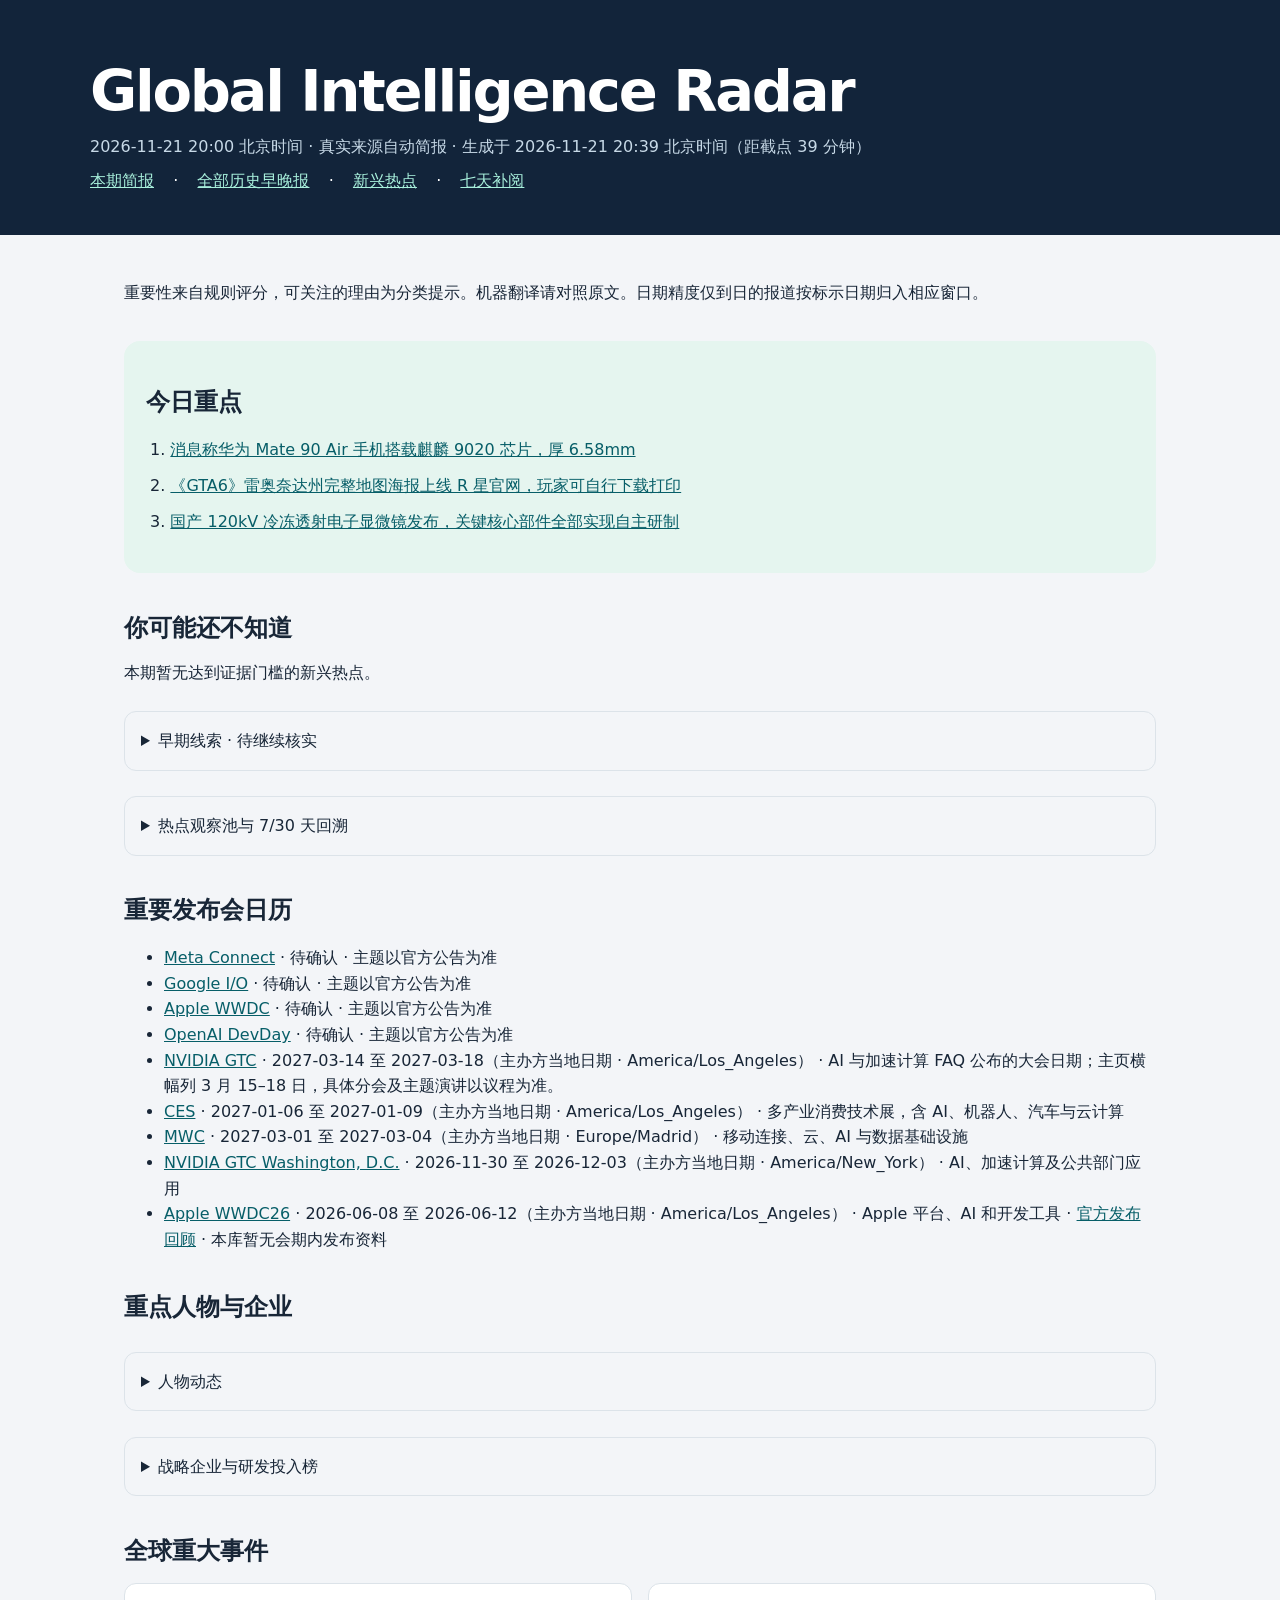
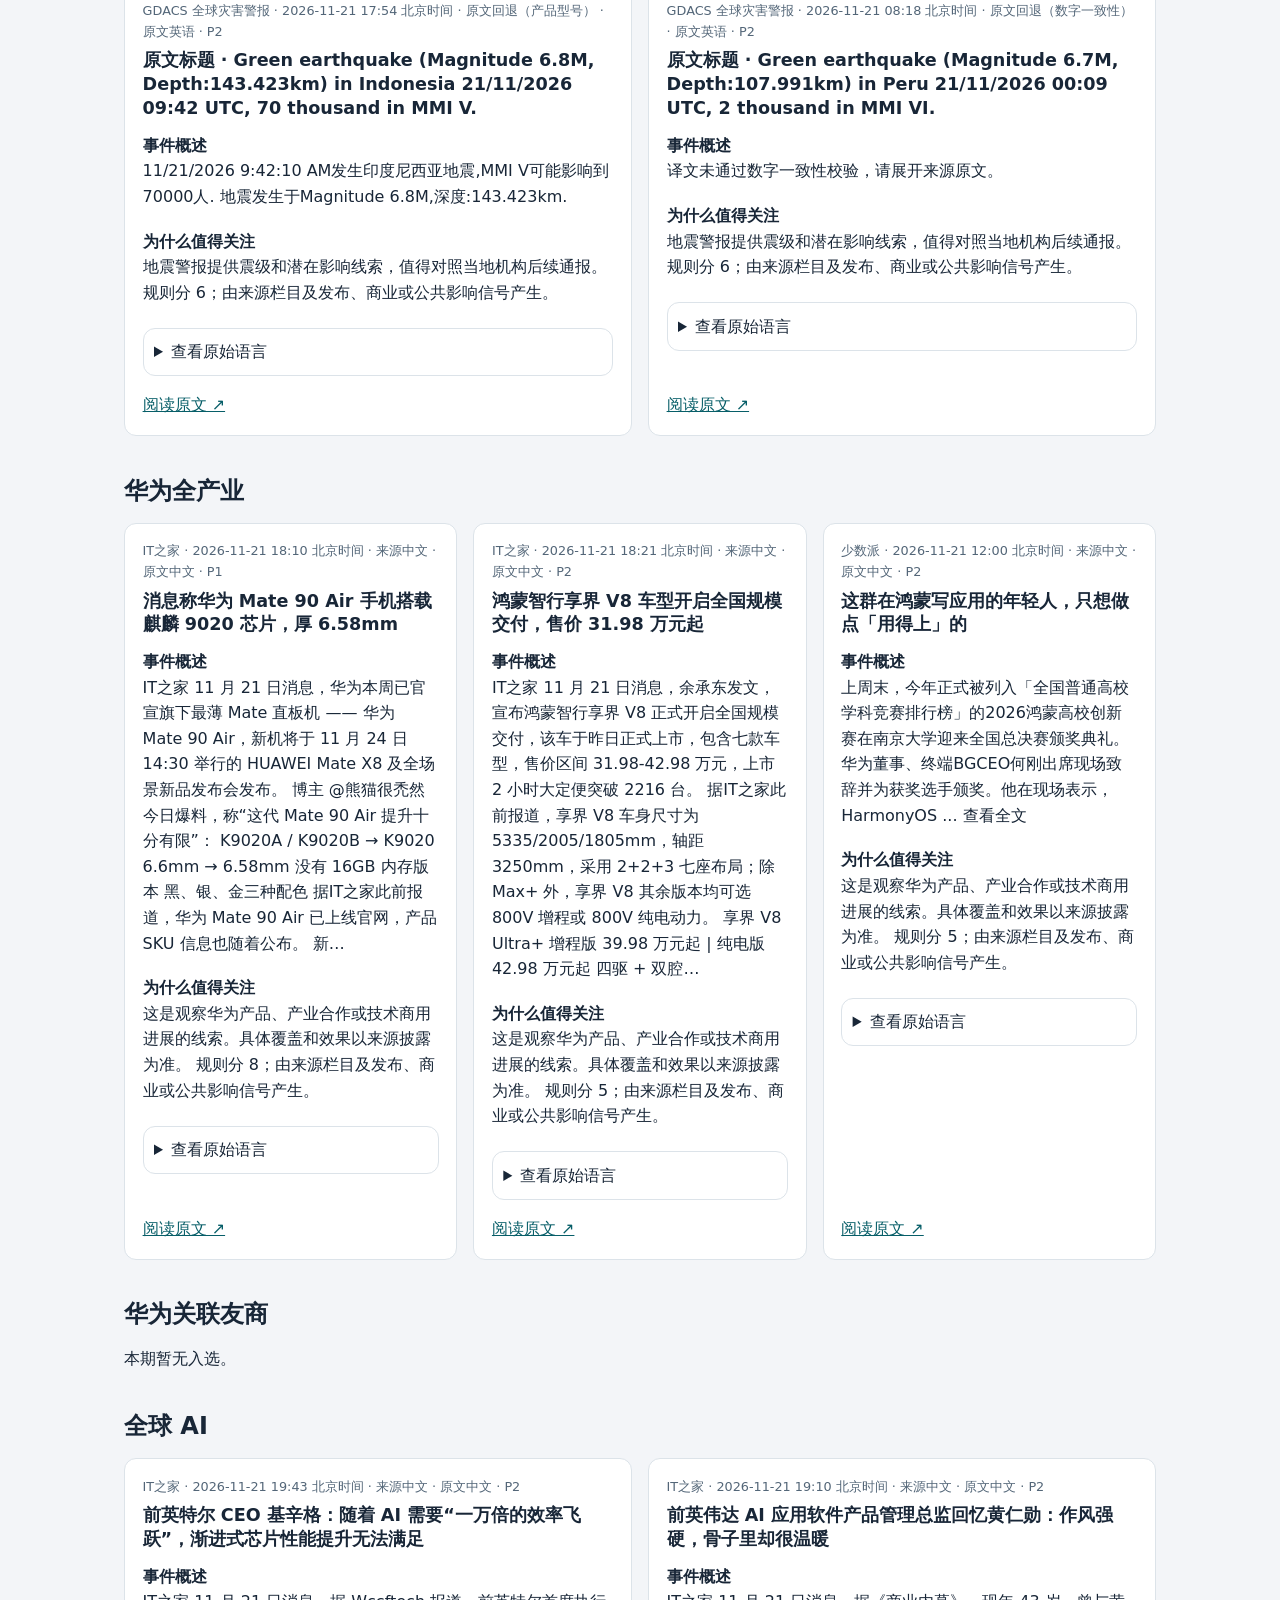
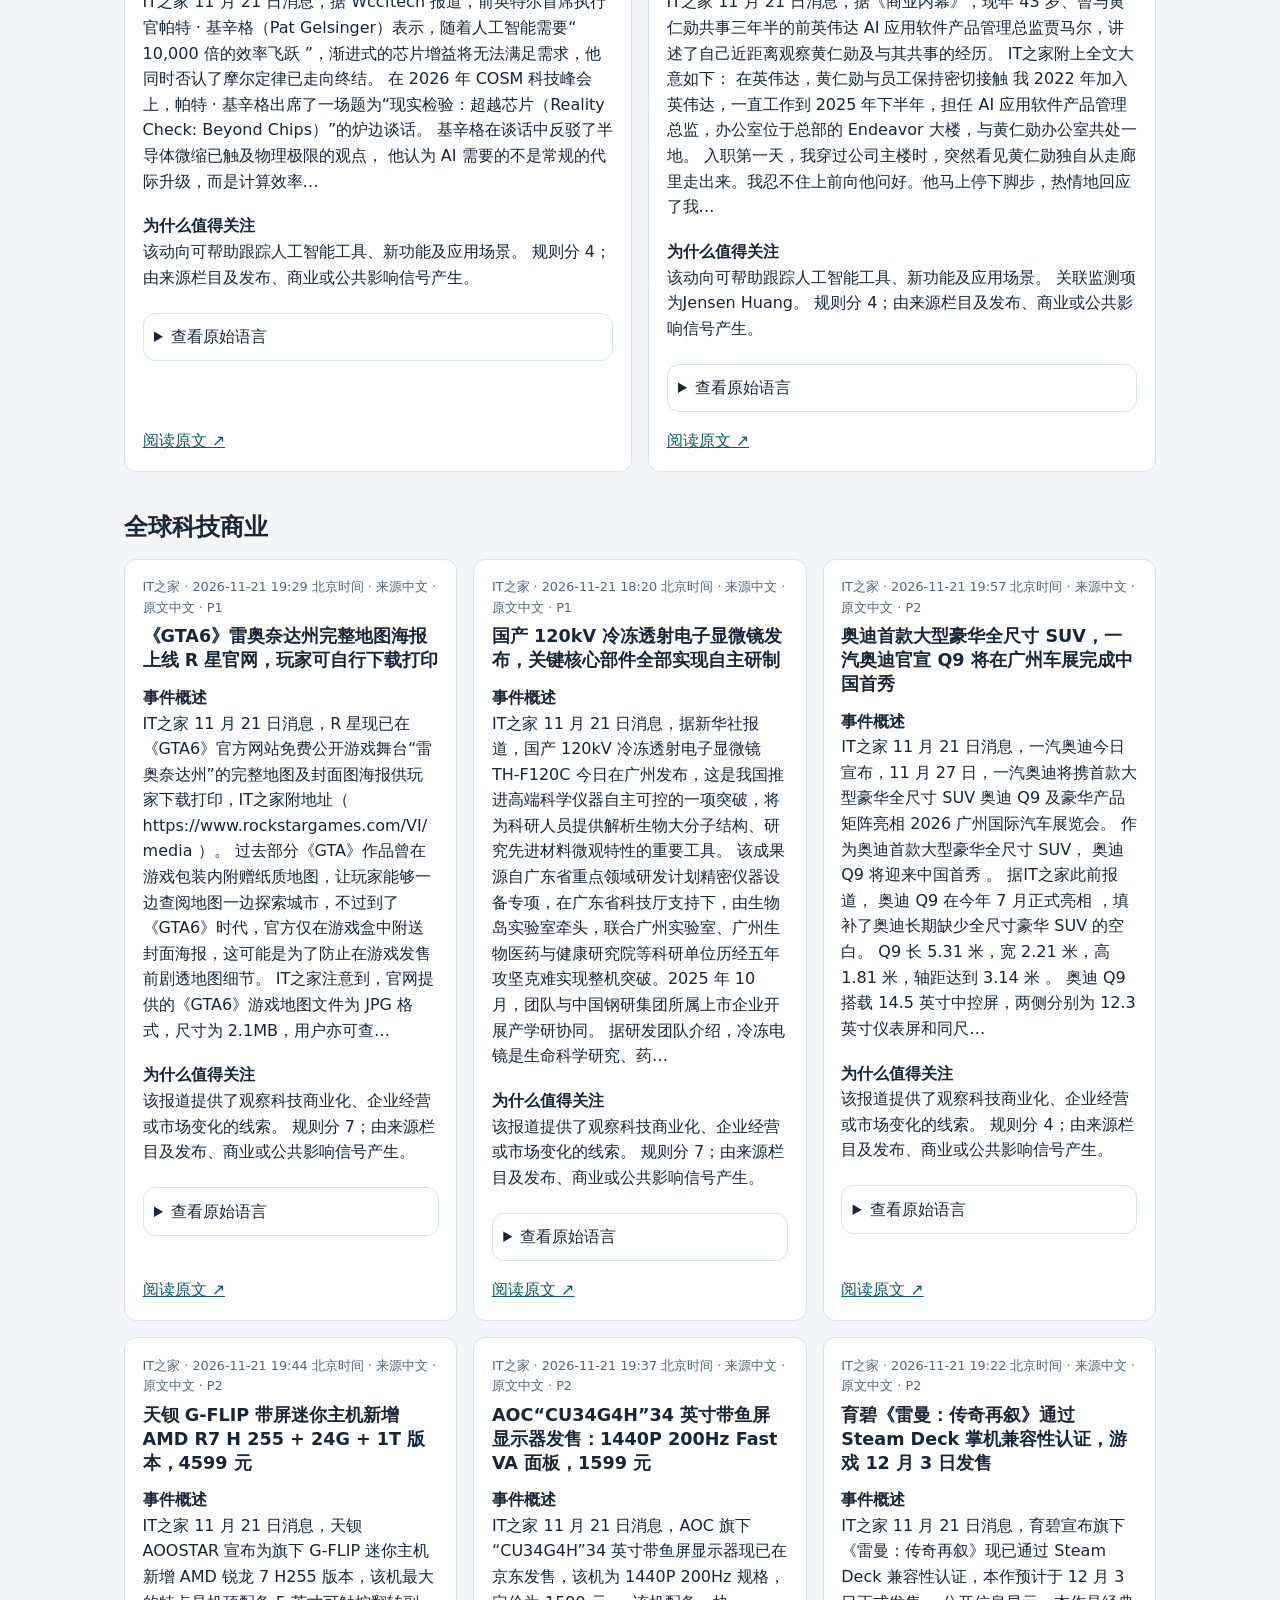
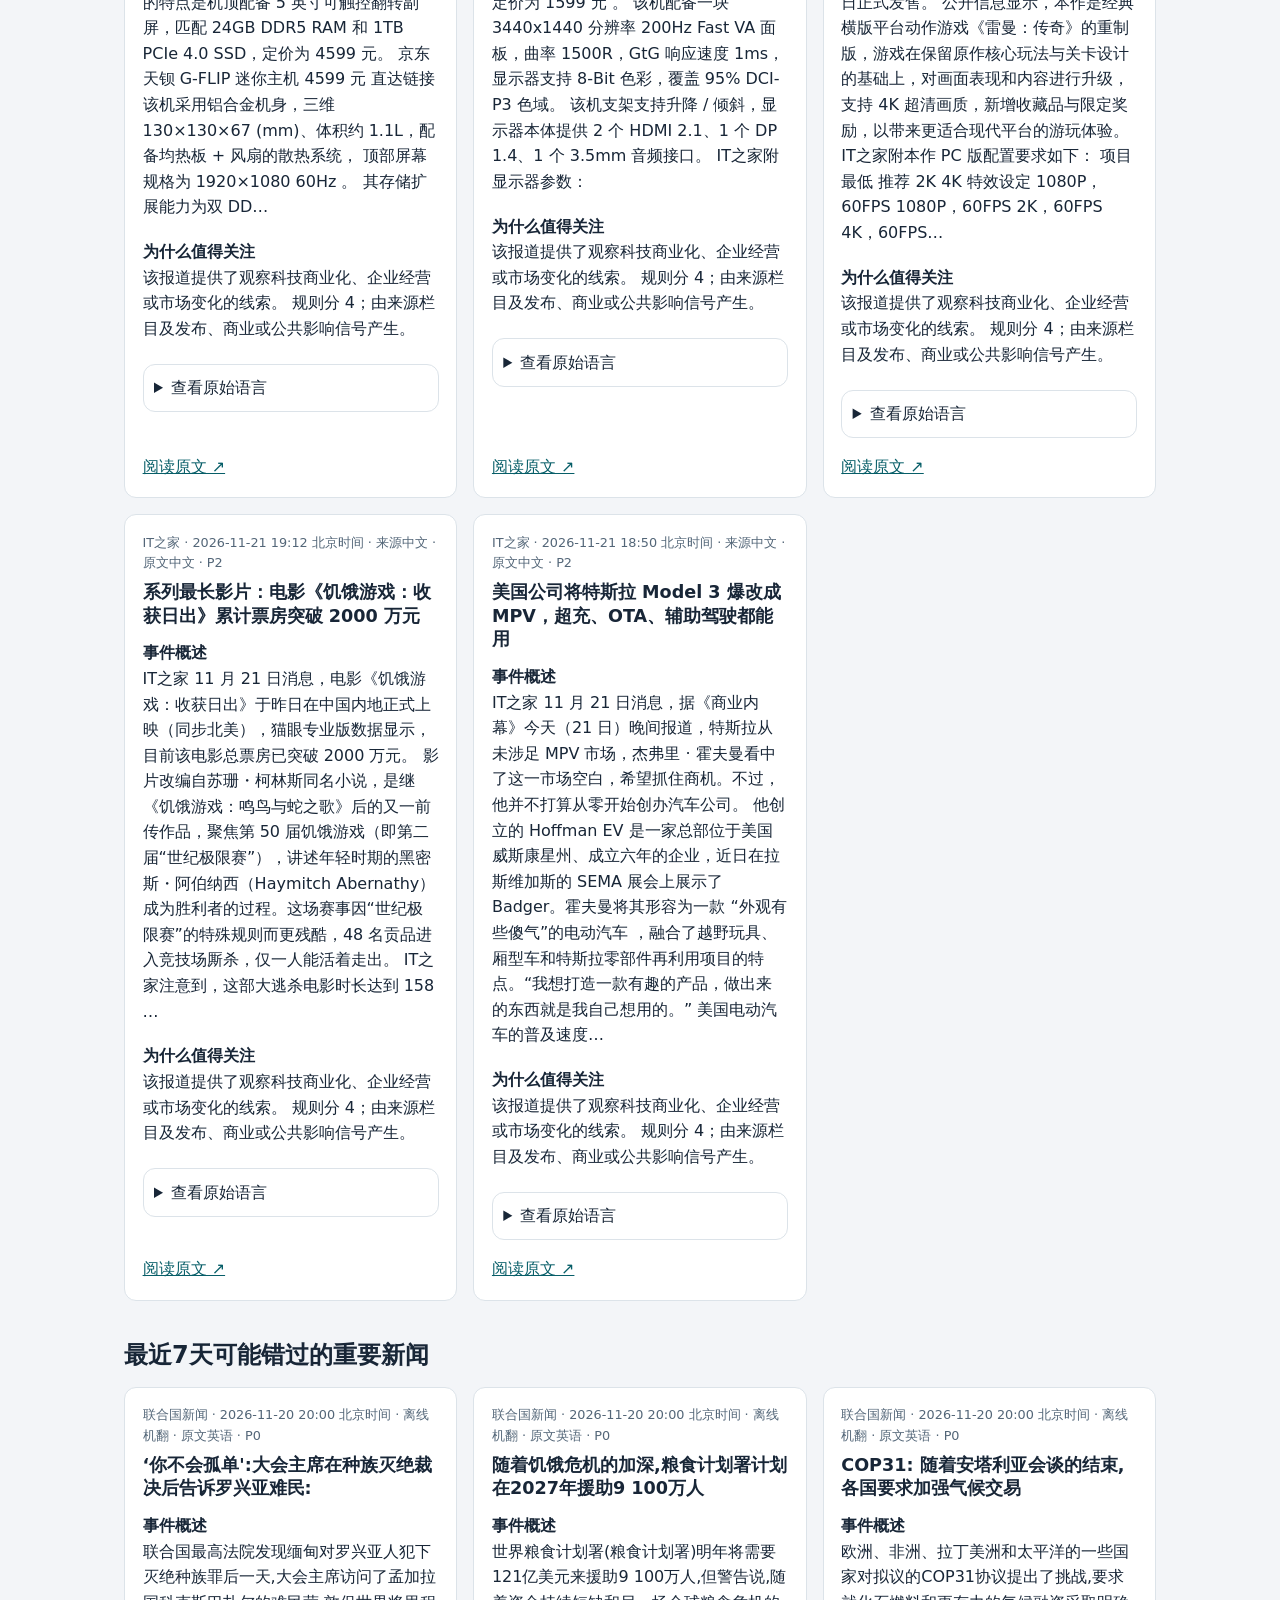
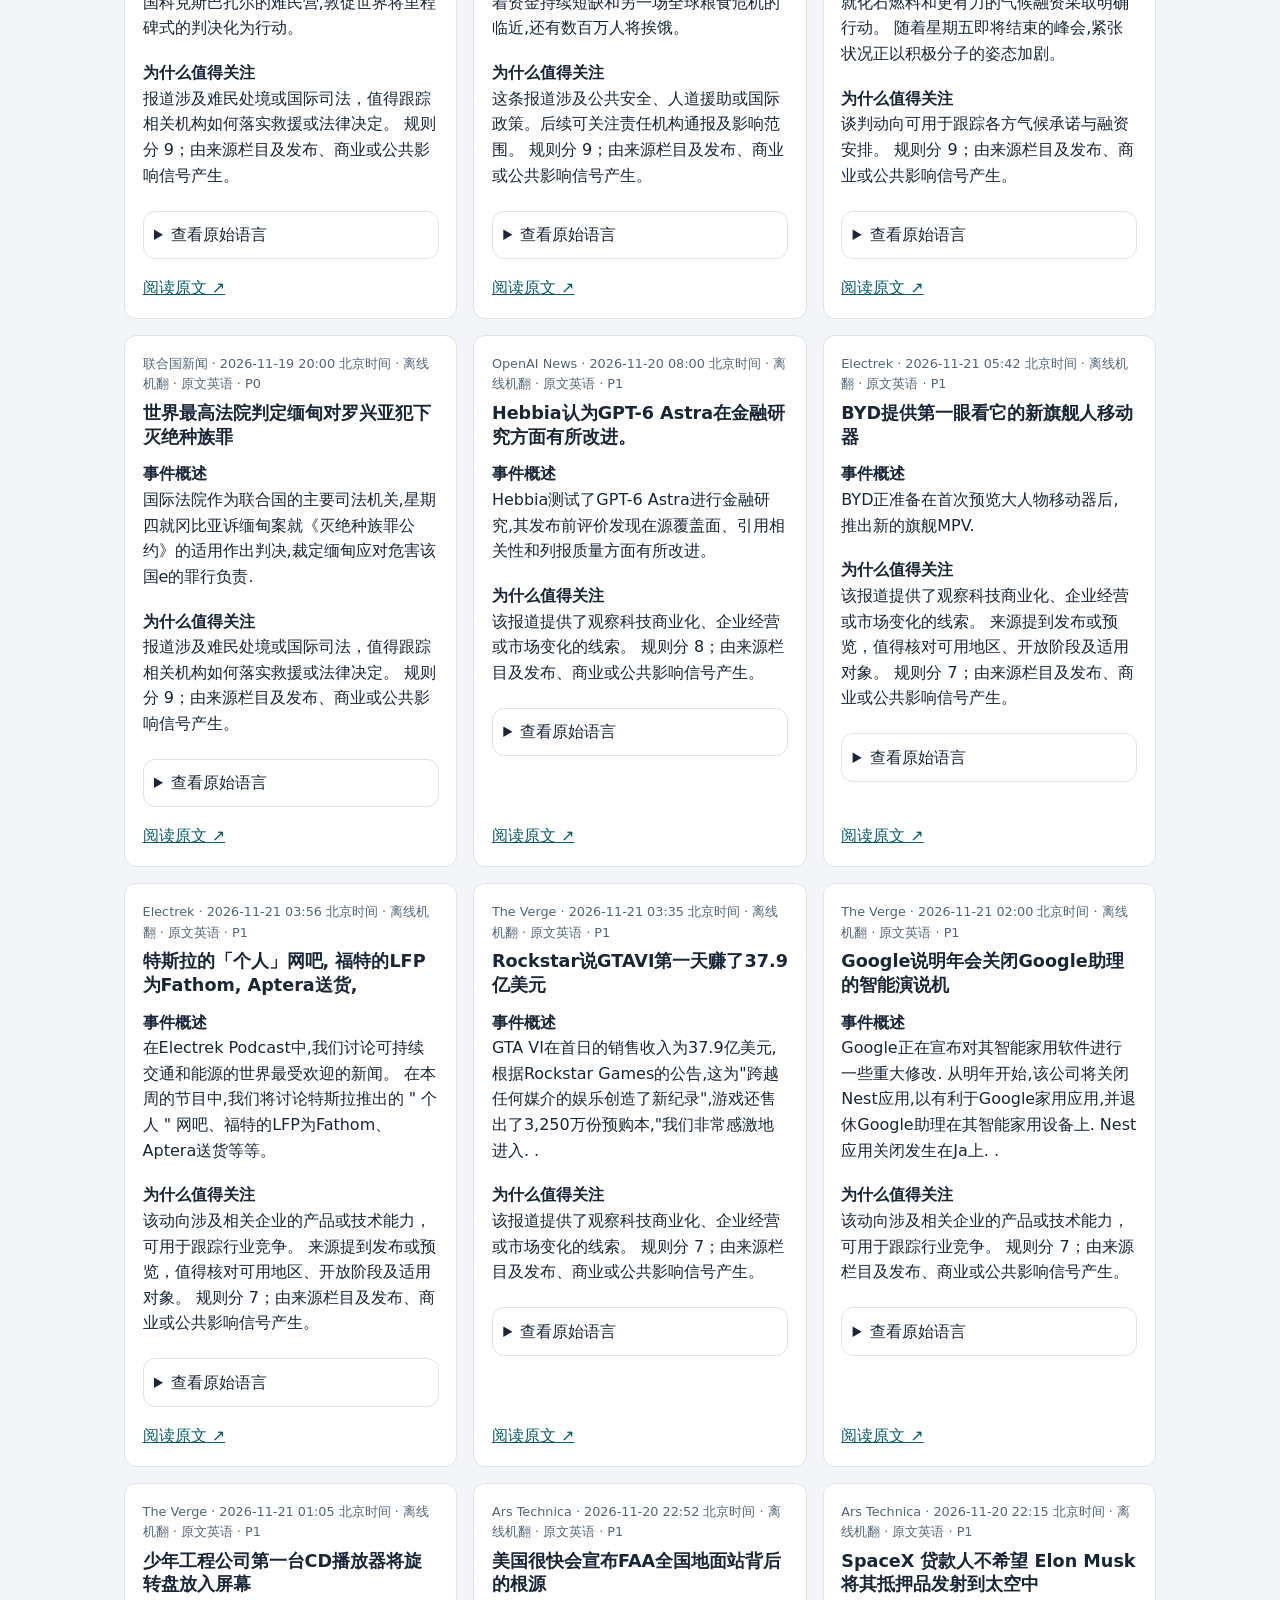
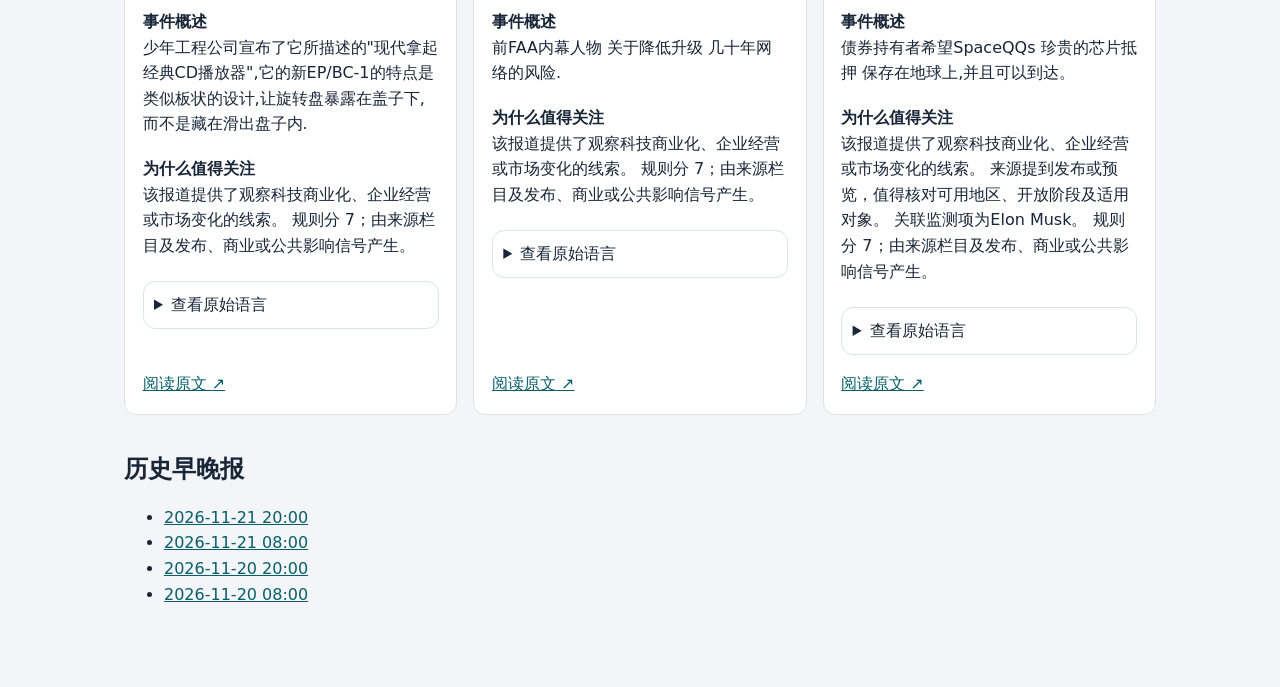
<file: trial-pages/rollback-index.html>
<!doctype html><html lang="zh-CN"><meta charset="utf-8">
<meta name="viewport" content="width=device-width, initial-scale=1">
<title>Global Intelligence Radar 自动简报</title><style>
*{box-sizing:border-box} body{margin:0;background:#f3f5f8;color:#182637;font:16px/1.6 -apple-system,BlinkMacSystemFont,system-ui,sans-serif}
header{background:#12243a;color:#fff;padding:3rem max(5vw,calc((100vw - 1100px)/2)) 2.6rem}
h1{font-size:clamp(2rem,6vw,3.6rem);line-height:1.1;margin:.2em 0;letter-spacing:-.04em}
header p{color:#c7d9e7;margin:.5em 0} main{max-width:1160px;margin:auto;padding:1.8rem 5vw 4rem}
nav{display:flex;gap:1.2rem;flex-wrap:wrap} a{color:#075e68} header a{color:#a8f0dc}
.cards{display:grid;grid-template-columns:repeat(auto-fit,minmax(min(280px,100%),1fr));gap:1rem}
article{display:flex;flex-direction:column;background:white;border:1px solid #dce3e9;border-radius:12px;padding:1.1rem;overflow-wrap:anywhere}
article h3{margin:.45rem 0;font-size:1.1rem;line-height:1.35} article p{margin:.3rem 0 .9rem} article a{margin-top:auto}
.meta,small{color:#536678;font-size:.8rem} section{margin-top:2.2rem} h2{margin-bottom:.8rem}
details{margin:1.6rem 0;padding:1rem;border:1px solid #dce3e9;border-radius:12px} summary{cursor:pointer}
#demo{background:#fff6e5} #demo article{border-color:#ebd5a5}

.lead{background:#e5f5ef;padding:1.4rem;border-radius:16px}
.lead ol{padding-left:1.5rem}.lead li{margin:.65rem 0}.tag{font-weight:650;color:#075e68}
article details{padding:.65rem;margin:.5rem 0 1rem} article strong{display:block}
.audit li{padding:.7rem 0;border-bottom:1px solid #dce3e9}
</style>
<header><h1>Global Intelligence Radar</h1><p>2026-11-21 20:00 北京时间 · 真实来源自动简报 · 生成于 2026-11-21 20:39 北京时间（距截点 39 分钟）</p><nav><a href="#latest">本期简报</a> · <a href="#history">全部历史早晚报</a> · <a href="#hotspots">新兴热点</a> · <a href="#catchup">七天补阅</a></nav></header>
<main id="latest"><p>重要性来自规则评分，可关注的理由为分类提示。机器翻译请对照原文。日期精度仅到日的报道按标示日期归入相应窗口。</p>
<section class="lead"><h2>今日重点</h2><ol><li><a href="#news-1">消息称华为 Mate 90 Air 手机搭载麒麟 9020 芯片，厚 6.58mm</a></li><li><a href="#news-2">《GTA6》雷奥奈达州完整地图海报上线 R 星官网，玩家可自行下载打印</a></li><li><a href="#news-3">国产 120kV 冷冻透射电子显微镜发布，关键核心部件全部实现自主研制</a></li></ol></section>
<section id="hotspots"><h2>你可能还不知道</h2><div class="cards">本期暂无达到证据门槛的新兴热点。</div><details><summary>早期线索 · 待继续核实</summary><div class="cards"><article><h3>riemann · 持续升温</h3><p>关联项目所有者：tamnd。独立媒体域 2 个；讨论样本 28 个；历史基线不足。</p><p>证据日期 2026-11-20 至 2026-11-21（各来源当地公示日期或归档时间）</p><p><a href="https://alpo.ge/remark.pdf">alpo.ge</a> · <a href="https://borretti.me/article/re-riemann">borretti.me</a> · <a href="https://en.wikipedia.org/wiki/Bernhard_Riemann">en.wikipedia.org</a> · <a href="https://exploreriemann.com/">exploreriemann.com</a> · <a href="https://github.com/tamnd/riemann">github.com</a> · <a href="https://herecomesthemoon.net/2026/11/implications-of-riemann-hypothesis/">herecomesthemoon.net</a> · <a href="https://karanganesan.com/riemann-hypothesis/">karanganesan.com</a> · <a href="https://mezha.net/eng/news/mezha-afa36a8ab7438c7b90a0d0c8_anthropic_mathematician_says/">mezha.net</a> · <a href="https://news.ycombinator.com/item?id=50574968">news.ycombinator.com</a> · <a href="https://news.ycombinator.com/item?id=50575483">news.ycombinator.com</a> · <a href="https://news.ycombinator.com/item?id=50575924">news.ycombinator.com</a> · <a href="https://news.ycombinator.com/item?id=50577129">news.ycombinator.com</a> · <a href="https://news.ycombinator.com/item?id=50577604">news.ycombinator.com</a> · <a href="https://news.ycombinator.com/item?id=50578358">news.ycombinator.com</a> · <a href="https://news.ycombinator.com/item?id=50578787">news.ycombinator.com</a> · <a href="https://news.ycombinator.com/item?id=50579376">news.ycombinator.com</a> · <a href="https://news.ycombinator.com/item?id=50580069">news.ycombinator.com</a> · <a href="https://news.ycombinator.com/item?id=50581076">news.ycombinator.com</a> · <a href="https://news.ycombinator.com/item?id=50581084">news.ycombinator.com</a> · <a href="https://news.ycombinator.com/item?id=50582235">news.ycombinator.com</a> · <a href="https://news.ycombinator.com/item?id=50582329">news.ycombinator.com</a> · <a href="https://news.ycombinator.com/item?id=50582341">news.ycombinator.com</a> · <a href="https://news.ycombinator.com/item?id=50583050">news.ycombinator.com</a> · <a href="https://news.ycombinator.com/item?id=50583245">news.ycombinator.com</a> · <a href="https://news.ycombinator.com/item?id=50583797">news.ycombinator.com</a> · <a href="https://news.ycombinator.com/item?id=50583982">news.ycombinator.com</a> · <a href="https://news.ycombinator.com/item?id=50584483">news.ycombinator.com</a> · <a href="https://news.ycombinator.com/item?id=50584597">news.ycombinator.com</a> · <a href="https://news.ycombinator.com/item?id=50584644">news.ycombinator.com</a> · <a href="https://news.ycombinator.com/item?id=50585107">news.ycombinator.com</a> · <a href="https://news.ycombinator.com/item?id=50585265">news.ycombinator.com</a> · <a href="https://news.ycombinator.com/item?id=50585714">news.ycombinator.com</a> · <a href="https://news.ycombinator.com/item?id=50586103">news.ycombinator.com</a> · <a href="https://news.ycombinator.com/item?id=50586541">news.ycombinator.com</a> · <a href="https://news.ycombinator.com/item?id=50587035">news.ycombinator.com</a> · <a href="https://news.ycombinator.com/item?id=50587301">news.ycombinator.com</a> · <a href="https://poshenloh.com/posts/20261120-riemann">poshenloh.com</a> · <a href="https://riemann.tamnd.com/learn/">riemann.tamnd.com</a> · <a href="https://robertedwardgrant.com/proof-of-the-riemann-hypothesis-a-geometric-constraint-on-prime-fluctuations/">robertedwardgrant.com</a> · <a href="https://scottaaronson.blog/?p=10344">scottaaronson.blog</a> · <a href="https://shayon.work/riemann">shayon.work</a> · <a href="https://techcrunch.com/2026/11/20/ai-claimed-a-solution-to-the-167-year-old-riemann-hypothesis-and-a-human-did-too/">techcrunch.com</a> · <a href="https://terrytao.wordpress.com/2026/11/20/unforced-euler-singularity-unforced-navier-stokes-singularity-and-the-generalized-riemann-hypothesis/">terrytao.wordpress.com</a> · <a href="https://thecondia.com/anthropic-alpoge-claude-riemann-proof/">thecondia.com</a> · <a href="https://twitter.com/_fangda/status/2123898555803087114">twitter.com</a> · <a href="https://twitter.com/sytelus/status/2123797987625431512">twitter.com</a> · <a href="https://www.lesswrong.com/w/riemann-hypothesis-catastrophe">lesswrong.com</a> · <a href="https://www.math.brown.edu/reschwar/Stories/AI.pdf">math.brown.edu</a> · <a href="https://www.nacionale.com/en/articles/what-is-generalized-riemann-hypothesis-grh-explained-alpoge-claude-proof">nacionale.com</a> · <a href="https://www.scientificamerican.com/article/anthropic-mathematician-claims-to-prove-riemann-hypothesis-most-famous-problem-in-all-of-math/">scientificamerican.com</a> · <a href="https://www.the-independent.com/tech/riemann-hypothesis-solved-levent-alpoge-b3088927.html">the-independent.com</a> · <a href="https://www.theverge.com/ai-artificial-intelligence/1010051/anthropic-riemann-hypothesis-millennium-prize-problem">theverge.com</a> · <a href="https://www.youtube.com/watch?v=QNznD9hMEh0">youtube.com</a> · <a href="https://www.youtube.com/watch?v=sMZMpsHeFKc">youtube.com</a> · <a href="https://www.youtube.com/watch?v=zlm1aajH6gY">youtube.com</a> · <a href="https://zenodo.org/records/24410057">zenodo.org</a> · <a href="https://zlxie.com/2026/11/21/riemann-hypothesis/">zlxie.com</a></p></article><article><h3>riemann-hypothesis · 持续升温</h3><p>关联项目所有者：leanprover-community。独立媒体域 2 个；讨论样本 23 个；历史基线不足。</p><p>证据日期 2026-11-20 至 2026-11-21（各来源当地公示日期或归档时间）</p><p><a href="https://alpo.ge/remark.pdf">alpo.ge</a> · <a href="https://github.com/leanprover-community/riemann-hypothesis">github.com</a> · <a href="https://herecomesthemoon.net/2026/11/implications-of-riemann-hypothesis/">herecomesthemoon.net</a> · <a href="https://karanganesan.com/riemann-hypothesis/">karanganesan.com</a> · <a href="https://mezha.net/eng/news/mezha-afa36a8ab7438c7b90a0d0c8_anthropic_mathematician_says/">mezha.net</a> · <a href="https://news.ycombinator.com/item?id=50574968">news.ycombinator.com</a> · <a href="https://news.ycombinator.com/item?id=50575483">news.ycombinator.com</a> · <a href="https://news.ycombinator.com/item?id=50575924">news.ycombinator.com</a> · <a href="https://news.ycombinator.com/item?id=50577129">news.ycombinator.com</a> · <a href="https://news.ycombinator.com/item?id=50577604">news.ycombinator.com</a> · <a href="https://news.ycombinator.com/item?id=50578358">news.ycombinator.com</a> · <a href="https://news.ycombinator.com/item?id=50578787">news.ycombinator.com</a> · <a href="https://news.ycombinator.com/item?id=50579376">news.ycombinator.com</a> · <a href="https://news.ycombinator.com/item?id=50580069">news.ycombinator.com</a> · <a href="https://news.ycombinator.com/item?id=50581084">news.ycombinator.com</a> · <a href="https://news.ycombinator.com/item?id=50582235">news.ycombinator.com</a> · <a href="https://news.ycombinator.com/item?id=50582329">news.ycombinator.com</a> · <a href="https://news.ycombinator.com/item?id=50582341">news.ycombinator.com</a> · <a href="https://news.ycombinator.com/item?id=50583797">news.ycombinator.com</a> · <a href="https://news.ycombinator.com/item?id=50584597">news.ycombinator.com</a> · <a href="https://news.ycombinator.com/item?id=50584644">news.ycombinator.com</a> · <a href="https://news.ycombinator.com/item?id=50585107">news.ycombinator.com</a> · <a href="https://news.ycombinator.com/item?id=50585265">news.ycombinator.com</a> · <a href="https://news.ycombinator.com/item?id=50585714">news.ycombinator.com</a> · <a href="https://news.ycombinator.com/item?id=50586103">news.ycombinator.com</a> · <a href="https://news.ycombinator.com/item?id=50587035">news.ycombinator.com</a> · <a href="https://news.ycombinator.com/item?id=50587301">news.ycombinator.com</a> · <a href="https://news.ycombinator.com/item?id=50587981">news.ycombinator.com</a> · <a href="https://poshenloh.com/posts/20261120-riemann">poshenloh.com</a> · <a href="https://riemann.tamnd.com/learn/">riemann.tamnd.com</a> · <a href="https://robertedwardgrant.com/proof-of-the-riemann-hypothesis-a-geometric-constraint-on-prime-fluctuations/">robertedwardgrant.com</a> · <a href="https://scottaaronson.blog/?p=10344">scottaaronson.blog</a> · <a href="https://shayon.work/riemann">shayon.work</a> · <a href="https://techcrunch.com/2026/11/20/ai-claimed-a-solution-to-the-167-year-old-riemann-hypothesis-and-a-human-did-too/">techcrunch.com</a> · <a href="https://terrytao.wordpress.com/2026/11/20/unforced-euler-singularity-unforced-navier-stokes-singularity-and-the-generalized-riemann-hypothesis/">terrytao.wordpress.com</a> · <a href="https://twitter.com/sytelus/status/2123797987625431512">twitter.com</a> · <a href="https://www.lesswrong.com/w/riemann-hypothesis-catastrophe">lesswrong.com</a> · <a href="https://www.math.brown.edu/reschwar/Stories/AI.pdf">math.brown.edu</a> · <a href="https://www.nacionale.com/en/articles/what-is-generalized-riemann-hypothesis-grh-explained-alpoge-claude-proof">nacionale.com</a> · <a href="https://www.scientificamerican.com/article/anthropic-mathematician-claims-to-prove-riemann-hypothesis-most-famous-problem-in-all-of-math/">scientificamerican.com</a> · <a href="https://www.the-independent.com/tech/riemann-hypothesis-solved-levent-alpoge-b3088927.html">the-independent.com</a> · <a href="https://www.theverge.com/ai-artificial-intelligence/1010051/anthropic-riemann-hypothesis-millennium-prize-problem">theverge.com</a> · <a href="https://www.youtube.com/watch?v=QNznD9hMEh0">youtube.com</a> · <a href="https://www.youtube.com/watch?v=sMZMpsHeFKc">youtube.com</a> · <a href="https://www.youtube.com/watch?v=zlm1aajH6gY">youtube.com</a> · <a href="https://zenodo.org/records/24410057">zenodo.org</a> · <a href="https://zlxie.com/2026/11/21/riemann-hypothesis/">zlxie.com</a></p></article><article><h3>Elon Musk · 持续升温</h3><p>独立媒体域 2 个；讨论样本 2 个；历史基线不足。</p><p>证据日期 2026-11-20 至 2026-11-20（各来源当地公示日期或归档时间）</p><p><a href="https://arstechnica.com/space/2026/11/spacex-lenders-dont-want-elon-musk-launching-their-collateral-into-space/">arstechnica.com</a> · <a href="https://electrek.co/2026/11/19/musk-tesla-model-y-no-steering-wheel-7-seat/">electrek.co</a> · <a href="https://news.ycombinator.com/item?id=50579246">news.ycombinator.com</a> · <a href="https://news.ycombinator.com/item?id=50582595">news.ycombinator.com</a> · <a href="https://techcrunch.com/2026/11/20/behind-jensen-huangs-exit-questions-about-a-management-style-reportedly-built-on-fear/">techcrunch.com</a> · <a href="https://viewfromthewing.com/faa-ground-stop-blamed-on-elon-musk-heres-why-thats-ridiculous/">viewfromthewing.com</a></p></article><article><h3>NVIDIA Sweeps MLPerf Training · 首次发现</h3><p>独立媒体域 0 个；讨论样本 0 个；历史基线不足。有发布方公告。</p><p>证据日期 2026-11-17 至 2026-11-17（各来源当地公示日期或归档时间）</p><p><a href="https://blogs.nvidia.com/blog/mlperf-training-endpoints-vera-rubin/">blogs.nvidia.com</a></p></article><article><h3>SC26 · 首次发现</h3><p>独立媒体域 0 个；讨论样本 0 个；历史基线不足。有发布方公告。</p><p>证据日期 2026-11-17 至 2026-11-17（各来源当地公示日期或归档时间）</p><p><a href="https://blogs.nvidia.com/blog/20-years-cuda/">blogs.nvidia.com</a> · <a href="https://blogs.nvidia.com/blog/dgx-spark-hpc-developer-kit-sc26/">blogs.nvidia.com</a> · <a href="https://blogs.nvidia.com/blog/ian-buck-sc26/">blogs.nvidia.com</a></p></article></div></details><details><summary>热点观察池与 7/30 天回溯</summary><div class="cards"><article><h3>2611.26603 · 首次发现</h3><p>关联项目所有者：papers。独立媒体域 0 个；讨论样本 1 个；历史基线不足。有公开作品证据。</p><p>证据日期 2026-11-20 至 2026-11-20（各来源当地公示日期或归档时间）</p><p><a href="https://huggingface.co/papers/2611.26603">huggingface.co</a> · <a href="https://news.ycombinator.com/item?id=50577187">news.ycombinator.com</a></p></article><article><h3>AegisSolis · 首次发现</h3><p>关联项目所有者：datasets。独立媒体域 0 个；讨论样本 1 个；历史基线不足。有公开作品证据。</p><p>证据日期 2026-11-21 至 2026-11-21（各来源当地公示日期或归档时间）</p><p><a href="https://huggingface.co/datasets/AegisSolis/aegis-solis-crosswalk-rc9-public-research">huggingface.co</a> · <a href="https://news.ycombinator.com/item?id=50587511">news.ycombinator.com</a></p></article><article><h3>agent_skills · 首次发现</h3><p>关联项目所有者：janestreet。独立媒体域 0 个；讨论样本 1 个；历史基线不足。有公开作品证据。</p><p>证据日期 2026-11-03 至 2026-11-21（各来源当地公示日期或归档时间）</p><p><a href="https://clawvet.vercel.app/">clawvet.vercel.app</a> · <a href="https://github.com/janestreet/agent_skills">github.com</a> · <a href="https://news.ycombinator.com/item?id=50587571">news.ycombinator.com</a></p></article><article><h3>ai-pose-gallery-zh · 首次发现</h3><p>关联项目所有者：anhao。独立媒体域 0 个；讨论样本 0 个；历史基线不足。有公开作品证据。</p><p>证据日期 2026-10-27 至 2026-10-27（各来源当地公示日期或归档时间）</p><p><a href="https://github.com/anhao/ai-pose-gallery-zh">github.com</a></p></article><article><h3>android-ad-cleaner · 首次发现</h3><p>关联项目所有者：rddmwmddr。独立媒体域 0 个；讨论样本 0 个；历史基线不足。有公开作品证据。</p><p>证据日期 2026-10-24 至 2026-10-24（各来源当地公示日期或归档时间）</p><p><a href="https://github.com/rddmwmddr/android-ad-cleaner">github.com</a></p></article><article><h3>apkstart · 首次发现</h3><p>关联项目所有者：RoutineMiku。独立媒体域 0 个；讨论样本 0 个；历史基线不足。有公开作品证据。</p><p>证据日期 2026-10-29 至 2026-10-29（各来源当地公示日期或归档时间）</p><p><a href="https://github.com/RoutineMiku/apkstart">github.com</a></p></article><article><h3>AURA-1.3B · 首次发现</h3><p>关联项目所有者：kyutai。独立媒体域 0 个；讨论样本 1 个；历史基线不足。有公开作品证据。</p><p>证据日期 2026-11-20 至 2026-11-20（各来源当地公示日期或归档时间）</p><p><a href="https://huggingface.co/kyutai/AURA-1.3B">huggingface.co</a> · <a href="https://news.ycombinator.com/item?id=50576263">news.ycombinator.com</a></p></article><article><h3>AWS Continuum · 首次发现</h3><p>独立媒体域 0 个；讨论样本 0 个；历史基线不足。有发布方公告。</p><p>证据日期 2026-10-23 至 2026-10-23（各来源当地公示日期或归档时间）</p><p><a href="https://aws.amazon.com/blogs/aws/aws-continuum-for-code-vulnerabilities-is-now-generally-available/">aws.amazon.com</a></p></article><article><h3>Claude-Cage · 首次发现</h3><p>关联项目所有者：Lee-xeo。独立媒体域 0 个；讨论样本 0 个；历史基线不足。有公开作品证据。</p><p>证据日期 2026-10-31 至 2026-10-31（各来源当地公示日期或归档时间）</p><p><a href="https://github.com/Lee-xeo/Claude-Cage">github.com</a></p></article><article><h3>craft-anything · 首次发现</h3><p>关联项目所有者：storytold。独立媒体域 0 个；讨论样本 0 个；历史基线不足。有公开作品证据。</p><p>证据日期 2026-10-31 至 2026-10-31（各来源当地公示日期或归档时间）</p><p><a href="https://github.com/storytold/craft-anything">github.com</a></p></article></div></details></section><section><h2>重要发布会日历</h2><ul><li><a href="https://www.meta.com/connect/" rel="noopener noreferrer">Meta Connect</a> · 待确认 · 主题以官方公告为准 </li><li><a href="https://io.google/" rel="noopener noreferrer">Google I/O</a> · 待确认 · 主题以官方公告为准 </li><li><a href="https://developer.apple.com/wwdc/" rel="noopener noreferrer">Apple WWDC</a> · 待确认 · 主题以官方公告为准 </li><li><a href="https://openai.com/devday/" rel="noopener noreferrer">OpenAI DevDay</a> · 待确认 · 主题以官方公告为准 </li><li><a href="https://www.nvidia.com/gtc/faq/" rel="noopener noreferrer">NVIDIA GTC</a> · 2027-03-14 至 2027-03-18（主办方当地日期 · America/Los_Angeles） · AI 与加速计算 FAQ 公布的大会日期；主页横幅列 3 月 15–18 日，具体分会及主题演讲以议程为准。</li><li><a href="https://www.ces.tech/about-ces/about-ces/" rel="noopener noreferrer">CES</a> · 2027-01-06 至 2027-01-09（主办方当地日期 · America/Los_Angeles） · 多产业消费技术展，含 AI、机器人、汽车与云计算 </li><li><a href="https://www.mwcbarcelona.com/about/" rel="noopener noreferrer">MWC</a> · 2027-03-01 至 2027-03-04（主办方当地日期 · Europe/Madrid） · 移动连接、云、AI 与数据基础设施 </li><li><a href="https://www.nvidia.com/gtc/dc/faq/" rel="noopener noreferrer">NVIDIA GTC Washington, D.C.</a> · 2026-11-30 至 2026-12-03（主办方当地日期 · America/New_York） · AI、加速计算及公共部门应用 </li><li><a href="https://www.apple.com/newsroom/2026/05/apple-kicks-off-worldwide-developers-conference-on-june-8/" rel="noopener noreferrer">Apple WWDC26</a> · 2026-06-08 至 2026-06-12（主办方当地日期 · America/Los_Angeles） · Apple 平台、AI 和开发工具  · <a href="https://www.apple.com/newsroom/2026/06/apple-unveils-next-generation-of-apple-intelligence-siri-ai-and-more/" rel="noopener noreferrer">官方发布回顾</a> · 本库暂无会期内发布资料</li></ul></section><section><h2>重点人物与企业</h2><details><summary>人物动态</summary><ul><li>Elon Musk · <a href="https://arstechnica.com/space/2026/11/spacex-lenders-dont-want-elon-musk-launching-their-collateral-into-space/" rel="noopener noreferrer">SpaceX lenders don’t want Elon Musk launching their collateral into space</a></li></ul></details><details><summary>战略企业与研发投入榜</summary><ul><li>Huawei · <a href="https://www.ithome.com/1/030/439.htm" rel="noopener noreferrer">消息称华为 Mate 90 Air 手机搭载麒麟 9020 芯片，厚 6.58mm</a></li><li>BYD · <a href="https://electrek.co/2026/11/20/byd-first-look-new-flagship-people-mover/" rel="noopener noreferrer">BYD offers a first look at its new flagship people mover</a></li><li>Tesla · <a href="https://electrek.co/2026/11/20/podcast-teslas-personal-cybercab-fords-lfp-for-fathom-aptera-delivers-and-more/" rel="noopener noreferrer">Podcast: Tesla’s ‘personal’ Cybercab, Ford’s LFP for Fathom, Aptera delivers, and more</a></li><li>Apple · <a href="https://www.apple.com/newsroom/2026/11/apple-tv-becomes-the-new-us-home-of-f1-academy-the-all-female-racing-series/" rel="noopener noreferrer">Apple TV becomes the new U.S. home of F1 ACADEMY™, the all-female racing series</a></li><li>Apple · <a href="https://www.apple.com/newsroom/2026/11/meet-the-2026-app-store-award-finalists/" rel="noopener noreferrer">Meet the 2026 App Store Award finalists</a></li><li>NVIDIA · <a href="https://blogs.nvidia.com/blog/ian-buck-sc26/" rel="noopener noreferrer">Ian Buck Kicks Off NVIDIA’s Week at SC26 as Science Enters the Age of Agents</a></li><li>Amazon · <a href="https://aws.amazon.com/blogs/aws/aws-weekly-roundup-aws-nitro-sandboxes-aws-emulator-and-more-november-16-2026/" rel="noopener noreferrer">AWS Weekly Roundup: AWS Nitro Sandboxes, AWS Emulator, and more (November 16, 2026)</a></li><li>NVIDIA · <a href="https://blogs.nvidia.com/blog/mlperf-training-endpoints-vera-rubin/" rel="noopener noreferrer">NVIDIA Sweeps MLPerf Training and Endpoints as Vera Rubin Debuts With Leading Performance</a></li></ul><p>欧盟 JRC 2025 版，财年 2024。排名按报告图 10 核对；金额采用 IT之家转录的舍入值，官方 XLSX 当前访问返回 403。Amazon 为 JRC 估算。</p><ol><li>1. Amazon · 65,318.00 百万欧元</li><li>2. Alphabet · 46,131.00 百万欧元</li><li>3. Meta · 41,986.00 百万欧元</li><li>4. Microsoft · 31,272.00 百万欧元</li><li>5. Apple · 30,195.00 百万欧元</li><li>6. Huawei · 22,941.00 百万欧元</li><li>7. Samsung Electronics · 22,843.00 百万欧元</li><li>8. Volkswagen · 20,998.00 百万欧元</li><li>9. Johnson &amp; Johnson · 16,587.00 百万欧元</li><li>10. Intel · 15,926.00 百万欧元</li></ol><a href="https://publications.jrc.ec.europa.eu/repository/handle/JRC144638" rel="noopener noreferrer">JRC 官方榜单</a></details></section><section><h2>全球重大事件</h2><div class="cards">
    <article id="news-4">
      <div class="meta">GDACS 全球灾害警报 · 2026-11-21 17:54 北京时间 · 原文回退（产品型号） · 原文英语 · P2</div>
      <h3>原文标题 · Green earthquake (Magnitude 6.8M, Depth:143.423km) in Indonesia 21/11/2026 09:42 UTC, 70 thousand in MMI V.</h3>
      <p><strong>事件概述</strong>11/21/2026 9:42:10 AM发生印度尼西亚地震,MMI V可能影响到70000人. 地震发生于Magnitude 6.8M,深度:143.423km.</p>
      <p><strong>为什么值得关注</strong>地震警报提供震级和潜在影响线索，值得对照当地机构后续通报。 规则分 6；由来源栏目及发布、商业或公共影响信号产生。</p>
      <details><summary>查看原始语言</summary>
        <p>Green earthquake (Magnitude 6.8M, Depth:143.423km) in Indonesia 21/11/2026 09:42 UTC, 70 thousand in MMI V.</p><p>On 11/21/2026 9:42:10 AM, an earthquake occurred in Indonesia potentially affecting 70 thousand in MMI V. The earthquake had Magnitude 6.8M, Depth:143.423km.</p>
      </details>
      <a href="http://www.gdacs.org/report.aspx?eventtype=EQ&amp;eventid=1578530" target="_blank" rel="noopener noreferrer">阅读原文 ↗</a>
    </article>
    <article id="news-5">
      <div class="meta">GDACS 全球灾害警报 · 2026-11-21 08:18 北京时间 · 原文回退（数字一致性） · 原文英语 · P2</div>
      <h3>原文标题 · Green earthquake (Magnitude 6.7M, Depth:107.991km) in Peru 21/11/2026 00:09 UTC, 2 thousand in MMI VI.</h3>
      <p><strong>事件概述</strong>译文未通过数字一致性校验，请展开来源原文。</p>
      <p><strong>为什么值得关注</strong>地震警报提供震级和潜在影响线索，值得对照当地机构后续通报。 规则分 6；由来源栏目及发布、商业或公共影响信号产生。</p>
      <details><summary>查看原始语言</summary>
        <p>Green earthquake (Magnitude 6.7M, Depth:107.991km) in Peru 21/11/2026 00:09 UTC, 2 thousand in MMI VI.</p><p>On 11/21/2026 12:09:19 AM, an earthquake occurred in Peru potentially affecting 2 thousand in MMI VI. The earthquake had Magnitude 6.7M, Depth:107.991km.</p>
      </details>
      <a href="http://www.gdacs.org/report.aspx?eventtype=EQ&amp;eventid=1578468" target="_blank" rel="noopener noreferrer">阅读原文 ↗</a>
    </article></div></section><section><h2>华为全产业</h2><div class="cards">
    <article id="news-1">
      <div class="meta">IT之家 · 2026-11-21 18:10 北京时间 · 来源中文 · 原文中文 · P1</div>
      <h3>消息称华为 Mate 90 Air 手机搭载麒麟 9020 芯片，厚 6.58mm</h3>
      <p><strong>事件概述</strong>IT之家 11 月 21 日消息，华为本周已官宣旗下最薄 Mate 直板机 —— 华为 Mate 90 Air，新机将于 11 月 24 日 14:30 举行的 HUAWEI Mate X8 及全场景新品发布会发布。 博主 @熊猫很禿然 今日爆料，称“这代 Mate 90 Air 提升十分有限”： K9020A / K9020B → K9020 6.6mm → 6.58mm 没有 16GB 内存版本 黑、银、金三种配色 据IT之家此前报道，华为 Mate 90 Air 已上线官网，产品 SKU 信息也随着公布。 新…</p>
      <p><strong>为什么值得关注</strong>这是观察华为产品、产业合作或技术商用进展的线索。具体覆盖和效果以来源披露为准。 规则分 8；由来源栏目及发布、商业或公共影响信号产生。</p>
      <details><summary>查看原始语言</summary>
        <p>消息称华为 Mate 90 Air 手机搭载麒麟 9020 芯片，厚 6.58mm</p><p>IT之家 11 月 21 日消息，华为本周已官宣旗下最薄 Mate 直板机 —— 华为 Mate 90 Air，新机将于 11 月 24 日 14:30 举行的 HUAWEI Mate X8 及全场景新品发布会发布。 博主 @熊猫很禿然 今日爆料，称“这代 Mate 90 Air 提升十分有限”： K9020A / K9020B → K9020 6.6mm → 6.58mm 没有 16GB 内存版本 黑、银、金三种配色 据IT之家此前报道，华为 Mate 90 Air 已上线官网，产品 SKU 信息也随着公布。 新…</p>
      </details>
      <a href="https://www.ithome.com/1/030/439.htm" target="_blank" rel="noopener noreferrer">阅读原文 ↗</a>
    </article>
    <article id="news-6">
      <div class="meta">IT之家 · 2026-11-21 18:21 北京时间 · 来源中文 · 原文中文 · P2</div>
      <h3>鸿蒙智行享界 V8 车型开启全国规模交付，售价 31.98 万元起</h3>
      <p><strong>事件概述</strong>IT之家 11 月 21 日消息，余承东发文，宣布鸿蒙智行享界 V8 正式开启全国规模交付，该车于昨日正式上市，包含七款车型，售价区间 31.98-42.98 万元，上市 2 小时大定便突破 2216 台。 据IT之家此前报道，享界 V8 车身尺寸为 5335/2005/1805mm，轴距 3250mm，采用 2+2+3 七座布局；除 Max+ 外，享界 V8 其余版本均可选 800V 增程或 800V 纯电动力。 享界 V8 Ultra+ 增程版 39.98 万元起 | 纯电版 42.98 万元起 四驱 + 双腔…</p>
      <p><strong>为什么值得关注</strong>这是观察华为产品、产业合作或技术商用进展的线索。具体覆盖和效果以来源披露为准。 规则分 5；由来源栏目及发布、商业或公共影响信号产生。</p>
      <details><summary>查看原始语言</summary>
        <p>鸿蒙智行享界 V8 车型开启全国规模交付，售价 31.98 万元起</p><p>IT之家 11 月 21 日消息，余承东发文，宣布鸿蒙智行享界 V8 正式开启全国规模交付，该车于昨日正式上市，包含七款车型，售价区间 31.98-42.98 万元，上市 2 小时大定便突破 2216 台。 据IT之家此前报道，享界 V8 车身尺寸为 5335/2005/1805mm，轴距 3250mm，采用 2+2+3 七座布局；除 Max+ 外，享界 V8 其余版本均可选 800V 增程或 800V 纯电动力。 享界 V8 Ultra+ 增程版 39.98 万元起 | 纯电版 42.98 万元起 四驱 + 双腔…</p>
      </details>
      <a href="https://www.ithome.com/1/030/454.htm" target="_blank" rel="noopener noreferrer">阅读原文 ↗</a>
    </article>
    <article id="news-7">
      <div class="meta">少数派 · 2026-11-21 12:00 北京时间 · 来源中文 · 原文中文 · P2</div>
      <h3>这群在鸿蒙写应用的年轻人，只想做点「用得上」的</h3>
      <p><strong>事件概述</strong>上周末，今年正式被列入「全国普通高校学科竞赛排行榜」的2026鸿蒙高校创新赛在南京大学迎来全国总决赛颁奖典礼。华为董事、终端BGCEO何刚出席现场致辞并为获奖选手颁奖。他在现场表示，HarmonyOS ... 查看全文</p>
      <p><strong>为什么值得关注</strong>这是观察华为产品、产业合作或技术商用进展的线索。具体覆盖和效果以来源披露为准。 规则分 5；由来源栏目及发布、商业或公共影响信号产生。</p>
      <details><summary>查看原始语言</summary>
        <p>这群在鸿蒙写应用的年轻人，只想做点「用得上」的</p><p>上周末，今年正式被列入「全国普通高校学科竞赛排行榜」的2026鸿蒙高校创新赛在南京大学迎来全国总决赛颁奖典礼。华为董事、终端BGCEO何刚出席现场致辞并为获奖选手颁奖。他在现场表示，HarmonyOS ... 查看全文</p>
      </details>
      <a href="https://sspai.com/post/119291" target="_blank" rel="noopener noreferrer">阅读原文 ↗</a>
    </article></div></section><section><h2>华为关联友商</h2><div class="cards">本期暂无入选。</div></section><section><h2>全球 AI</h2><div class="cards">
    <article id="news-10">
      <div class="meta">IT之家 · 2026-11-21 19:43 北京时间 · 来源中文 · 原文中文 · P2</div>
      <h3>前英特尔 CEO 基辛格：随着 AI 需要“一万倍的效率飞跃”，渐进式芯片性能提升无法满足</h3>
      <p><strong>事件概述</strong>IT之家 11 月 21 日消息，据 Wccftech 报道，前英特尔首席执行官帕特 · 基辛格（Pat Gelsinger）表示，随着人工智能需要“ 10,000 倍的效率飞跃 ”，渐进式的芯片增益将无法满足需求，他同时否认了摩尔定律已走向终结。 在 2026 年 COSM 科技峰会上，帕特 · 基辛格出席了一场题为“现实检验：超越芯片（Reality Check: Beyond Chips）”的炉边谈话。 基辛格在谈话中反驳了半导体微缩已触及物理极限的观点， 他认为 AI 需要的不是常规的代际升级，而是计算效率…</p>
      <p><strong>为什么值得关注</strong>该动向可帮助跟踪人工智能工具、新功能及应用场景。 规则分 4；由来源栏目及发布、商业或公共影响信号产生。</p>
      <details><summary>查看原始语言</summary>
        <p>前英特尔 CEO 基辛格：随着 AI 需要“一万倍的效率飞跃”，渐进式芯片性能提升无法满足</p><p>IT之家 11 月 21 日消息，据 Wccftech 报道，前英特尔首席执行官帕特 · 基辛格（Pat Gelsinger）表示，随着人工智能需要“ 10,000 倍的效率飞跃 ”，渐进式的芯片增益将无法满足需求，他同时否认了摩尔定律已走向终结。 在 2026 年 COSM 科技峰会上，帕特 · 基辛格出席了一场题为“现实检验：超越芯片（Reality Check: Beyond Chips）”的炉边谈话。 基辛格在谈话中反驳了半导体微缩已触及物理极限的观点， 他认为 AI 需要的不是常规的代际升级，而是计算效率…</p>
      </details>
      <a href="https://www.ithome.com/1/030/464.htm" target="_blank" rel="noopener noreferrer">阅读原文 ↗</a>
    </article>
    <article id="news-14">
      <div class="meta">IT之家 · 2026-11-21 19:10 北京时间 · 来源中文 · 原文中文 · P2</div>
      <h3>前英伟达 AI 应用软件产品管理总监回忆黄仁勋：作风强硬，骨子里却很温暖</h3>
      <p><strong>事件概述</strong>IT之家 11 月 21 日消息，据《商业内幕》，现年 43 岁、曾与黄仁勋共事三年半的前英伟达 AI 应用软件产品管理总监贾马尔，讲述了自己近距离观察黄仁勋及与其共事的经历。 IT之家附上全文大意如下： 在英伟达，黄仁勋与员工保持密切接触 我 2022 年加入英伟达，一直工作到 2025 年下半年，担任 AI 应用软件产品管理总监，办公室位于总部的 Endeavor 大楼，与黄仁勋办公室共处一地。 入职第一天，我穿过公司主楼时，突然看见黄仁勋独自从走廊里走出来。我忍不住上前向他问好。他马上停下脚步，热情地回应了我…</p>
      <p><strong>为什么值得关注</strong>该动向可帮助跟踪人工智能工具、新功能及应用场景。 关联监测项为Jensen Huang。 规则分 4；由来源栏目及发布、商业或公共影响信号产生。</p>
      <details><summary>查看原始语言</summary>
        <p>前英伟达 AI 应用软件产品管理总监回忆黄仁勋：作风强硬，骨子里却很温暖</p><p>IT之家 11 月 21 日消息，据《商业内幕》，现年 43 岁、曾与黄仁勋共事三年半的前英伟达 AI 应用软件产品管理总监贾马尔，讲述了自己近距离观察黄仁勋及与其共事的经历。 IT之家附上全文大意如下： 在英伟达，黄仁勋与员工保持密切接触 我 2022 年加入英伟达，一直工作到 2025 年下半年，担任 AI 应用软件产品管理总监，办公室位于总部的 Endeavor 大楼，与黄仁勋办公室共处一地。 入职第一天，我穿过公司主楼时，突然看见黄仁勋独自从走廊里走出来。我忍不住上前向他问好。他马上停下脚步，热情地回应了我…</p>
      </details>
      <a href="https://www.ithome.com/1/030/459.htm" target="_blank" rel="noopener noreferrer">阅读原文 ↗</a>
    </article></div></section><section><h2>全球科技商业</h2><div class="cards">
    <article id="news-2">
      <div class="meta">IT之家 · 2026-11-21 19:29 北京时间 · 来源中文 · 原文中文 · P1</div>
      <h3>《GTA6》雷奥奈达州完整地图海报上线 R 星官网，玩家可自行下载打印</h3>
      <p><strong>事件概述</strong>IT之家 11 月 21 日消息，R 星现已在《GTA6》官方网站免费公开游戏舞台“雷奥奈达州”的完整地图及封面图海报供玩家下载打印，IT之家附地址（ https://www.rockstargames.com/VI/media ）。 过去部分《GTA》作品曾在游戏包装内附赠纸质地图，让玩家能够一边查阅地图一边探索城市，不过到了《GTA6》时代，官方仅在游戏盒中附送封面海报，这可能是为了防止在游戏发售前剧透地图细节。 IT之家注意到，官网提供的《GTA6》游戏地图文件为 JPG 格式，尺寸为 2.1MB，用户亦可查…</p>
      <p><strong>为什么值得关注</strong>该报道提供了观察科技商业化、企业经营或市场变化的线索。 规则分 7；由来源栏目及发布、商业或公共影响信号产生。</p>
      <details><summary>查看原始语言</summary>
        <p>《GTA6》雷奥奈达州完整地图海报上线 R 星官网，玩家可自行下载打印</p><p>IT之家 11 月 21 日消息，R 星现已在《GTA6》官方网站免费公开游戏舞台“雷奥奈达州”的完整地图及封面图海报供玩家下载打印，IT之家附地址（ https://www.rockstargames.com/VI/media ）。 过去部分《GTA》作品曾在游戏包装内附赠纸质地图，让玩家能够一边查阅地图一边探索城市，不过到了《GTA6》时代，官方仅在游戏盒中附送封面海报，这可能是为了防止在游戏发售前剧透地图细节。 IT之家注意到，官网提供的《GTA6》游戏地图文件为 JPG 格式，尺寸为 2.1MB，用户亦可查…</p>
      </details>
      <a href="https://www.ithome.com/1/030/462.htm" target="_blank" rel="noopener noreferrer">阅读原文 ↗</a>
    </article>
    <article id="news-3">
      <div class="meta">IT之家 · 2026-11-21 18:20 北京时间 · 来源中文 · 原文中文 · P1</div>
      <h3>国产 120kV 冷冻透射电子显微镜发布，关键核心部件全部实现自主研制</h3>
      <p><strong>事件概述</strong>IT之家 11 月 21 日消息，据新华社报道，国产 120kV 冷冻透射电子显微镜 TH-F120C 今日在广州发布，这是我国推进高端科学仪器自主可控的一项突破，将为科研人员提供解析生物大分子结构、研究先进材料微观特性的重要工具。 该成果源自广东省重点领域研发计划精密仪器设备专项，在广东省科技厅支持下，由生物岛实验室牵头，联合广州实验室、广州生物医药与健康研究院等科研单位历经五年攻坚克难实现整机突破。2025 年 10 月，团队与中国钢研集团所属上市企业开展产学研协同。 据研发团队介绍，冷冻电镜是生命科学研究、药…</p>
      <p><strong>为什么值得关注</strong>该报道提供了观察科技商业化、企业经营或市场变化的线索。 规则分 7；由来源栏目及发布、商业或公共影响信号产生。</p>
      <details><summary>查看原始语言</summary>
        <p>国产 120kV 冷冻透射电子显微镜发布，关键核心部件全部实现自主研制</p><p>IT之家 11 月 21 日消息，据新华社报道，国产 120kV 冷冻透射电子显微镜 TH-F120C 今日在广州发布，这是我国推进高端科学仪器自主可控的一项突破，将为科研人员提供解析生物大分子结构、研究先进材料微观特性的重要工具。 该成果源自广东省重点领域研发计划精密仪器设备专项，在广东省科技厅支持下，由生物岛实验室牵头，联合广州实验室、广州生物医药与健康研究院等科研单位历经五年攻坚克难实现整机突破。2025 年 10 月，团队与中国钢研集团所属上市企业开展产学研协同。 据研发团队介绍，冷冻电镜是生命科学研究、药…</p>
      </details>
      <a href="https://www.ithome.com/1/030/453.htm" target="_blank" rel="noopener noreferrer">阅读原文 ↗</a>
    </article>
    <article id="news-8">
      <div class="meta">IT之家 · 2026-11-21 19:57 北京时间 · 来源中文 · 原文中文 · P2</div>
      <h3>奥迪首款大型豪华全尺寸 SUV，一汽奥迪官宣 Q9 将在广州车展完成中国首秀</h3>
      <p><strong>事件概述</strong>IT之家 11 月 21 日消息，一汽奥迪今日宣布，11 月 27 日，一汽奥迪将携首款大型豪华全尺寸 SUV 奥迪 Q9 及豪华产品矩阵亮相 2026 广州国际汽车展览会。 作为奥迪首款大型豪华全尺寸 SUV， 奥迪 Q9 将迎来中国首秀 。 据IT之家此前报道， 奥迪 Q9 在今年 7 月正式亮相 ，填补了奥迪长期缺少全尺寸豪华 SUV 的空白。 Q9 长 5.31 米，宽 2.21 米，高 1.81 米，轴距达到 3.14 米 。 奥迪 Q9 搭载 14.5 英寸中控屏，两侧分别为 12.3 英寸仪表屏和同尺…</p>
      <p><strong>为什么值得关注</strong>该报道提供了观察科技商业化、企业经营或市场变化的线索。 规则分 4；由来源栏目及发布、商业或公共影响信号产生。</p>
      <details><summary>查看原始语言</summary>
        <p>奥迪首款大型豪华全尺寸 SUV，一汽奥迪官宣 Q9 将在广州车展完成中国首秀</p><p>IT之家 11 月 21 日消息，一汽奥迪今日宣布，11 月 27 日，一汽奥迪将携首款大型豪华全尺寸 SUV 奥迪 Q9 及豪华产品矩阵亮相 2026 广州国际汽车展览会。 作为奥迪首款大型豪华全尺寸 SUV， 奥迪 Q9 将迎来中国首秀 。 据IT之家此前报道， 奥迪 Q9 在今年 7 月正式亮相 ，填补了奥迪长期缺少全尺寸豪华 SUV 的空白。 Q9 长 5.31 米，宽 2.21 米，高 1.81 米，轴距达到 3.14 米 。 奥迪 Q9 搭载 14.5 英寸中控屏，两侧分别为 12.3 英寸仪表屏和同尺…</p>
      </details>
      <a href="https://www.ithome.com/1/030/466.htm" target="_blank" rel="noopener noreferrer">阅读原文 ↗</a>
    </article>
    <article id="news-9">
      <div class="meta">IT之家 · 2026-11-21 19:44 北京时间 · 来源中文 · 原文中文 · P2</div>
      <h3>天钡 G-FLIP 带屏迷你主机新增 AMD R7 H 255 + 24G + 1T 版本，4599 元</h3>
      <p><strong>事件概述</strong>IT之家 11 月 21 日消息，天钡 AOOSTAR 宣布为旗下 G-FLIP 迷你主机新增 AMD 锐龙 7 H255 版本，该机最大的特点是机顶配备 5 英寸可触控翻转副屏，匹配 24GB DDR5 RAM 和 1TB PCIe 4.0 SSD，定价为 4599 元。 京东 天钡 G-FLIP 迷你主机 4599 元 直达链接 该机采用铝合金机身，三维 130×130×67 (mm)、体积约 1.1L，配备均热板 + 风扇的散热系统， 顶部屏幕规格为 1920×1080 60Hz 。 其存储扩展能力为双 DD…</p>
      <p><strong>为什么值得关注</strong>该报道提供了观察科技商业化、企业经营或市场变化的线索。 规则分 4；由来源栏目及发布、商业或公共影响信号产生。</p>
      <details><summary>查看原始语言</summary>
        <p>天钡 G-FLIP 带屏迷你主机新增 AMD R7 H 255 + 24G + 1T 版本，4599 元</p><p>IT之家 11 月 21 日消息，天钡 AOOSTAR 宣布为旗下 G-FLIP 迷你主机新增 AMD 锐龙 7 H255 版本，该机最大的特点是机顶配备 5 英寸可触控翻转副屏，匹配 24GB DDR5 RAM 和 1TB PCIe 4.0 SSD，定价为 4599 元。 京东 天钡 G-FLIP 迷你主机 4599 元 直达链接 该机采用铝合金机身，三维 130×130×67 (mm)、体积约 1.1L，配备均热板 + 风扇的散热系统， 顶部屏幕规格为 1920×1080 60Hz 。 其存储扩展能力为双 DD…</p>
      </details>
      <a href="https://www.ithome.com/1/030/465.htm" target="_blank" rel="noopener noreferrer">阅读原文 ↗</a>
    </article>
    <article id="news-11">
      <div class="meta">IT之家 · 2026-11-21 19:37 北京时间 · 来源中文 · 原文中文 · P2</div>
      <h3>AOC“CU34G4H”34 英寸带鱼屏显示器发售：1440P 200Hz Fast VA 面板，1599 元</h3>
      <p><strong>事件概述</strong>IT之家 11 月 21 日消息，AOC 旗下“CU34G4H”34 英寸带鱼屏显示器现已在京东发售，该机为 1440P 200Hz 规格， 定价为 1599 元 。 该机配备一块 3440x1440 分辨率 200Hz Fast VA 面板，曲率 1500R，GtG 响应速度 1ms，显示器支持 8-Bit 色彩，覆盖 95% DCI-P3 色域。 该机支架支持升降 / 倾斜，显示器本体提供 2 个 HDMI 2.1、1 个 DP 1.4、1 个 3.5mm 音频接口。 IT之家附显示器参数：</p>
      <p><strong>为什么值得关注</strong>该报道提供了观察科技商业化、企业经营或市场变化的线索。 规则分 4；由来源栏目及发布、商业或公共影响信号产生。</p>
      <details><summary>查看原始语言</summary>
        <p>AOC“CU34G4H”34 英寸带鱼屏显示器发售：1440P 200Hz Fast VA 面板，1599 元</p><p>IT之家 11 月 21 日消息，AOC 旗下“CU34G4H”34 英寸带鱼屏显示器现已在京东发售，该机为 1440P 200Hz 规格， 定价为 1599 元 。 该机配备一块 3440x1440 分辨率 200Hz Fast VA 面板，曲率 1500R，GtG 响应速度 1ms，显示器支持 8-Bit 色彩，覆盖 95% DCI-P3 色域。 该机支架支持升降 / 倾斜，显示器本体提供 2 个 HDMI 2.1、1 个 DP 1.4、1 个 3.5mm 音频接口。 IT之家附显示器参数：</p>
      </details>
      <a href="https://www.ithome.com/1/030/463.htm" target="_blank" rel="noopener noreferrer">阅读原文 ↗</a>
    </article>
    <article id="news-12">
      <div class="meta">IT之家 · 2026-11-21 19:22 北京时间 · 来源中文 · 原文中文 · P2</div>
      <h3>育碧《雷曼：传奇再叙》通过 Steam Deck 掌机兼容性认证，游戏 12 月 3 日发售</h3>
      <p><strong>事件概述</strong>IT之家 11 月 21 日消息，育碧宣布旗下《雷曼：传奇再叙》现已通过 Steam Deck 兼容性认证，本作预计于 12 月 3 日正式发售。 公开信息显示，本作是经典横版平台动作游戏《雷曼：传奇》的重制版，游戏在保留原作核心玩法与关卡设计的基础上，对画面表现和内容进行升级，支持 4K 超清画质，新增收藏品与限定奖励，以带来更适合现代平台的游玩体验。 IT之家附本作 PC 版配置要求如下： 项目 最低 推荐 2K 4K 特效设定 1080P，60FPS 1080P，60FPS 2K，60FPS 4K，60FPS…</p>
      <p><strong>为什么值得关注</strong>该报道提供了观察科技商业化、企业经营或市场变化的线索。 规则分 4；由来源栏目及发布、商业或公共影响信号产生。</p>
      <details><summary>查看原始语言</summary>
        <p>育碧《雷曼：传奇再叙》通过 Steam Deck 掌机兼容性认证，游戏 12 月 3 日发售</p><p>IT之家 11 月 21 日消息，育碧宣布旗下《雷曼：传奇再叙》现已通过 Steam Deck 兼容性认证，本作预计于 12 月 3 日正式发售。 公开信息显示，本作是经典横版平台动作游戏《雷曼：传奇》的重制版，游戏在保留原作核心玩法与关卡设计的基础上，对画面表现和内容进行升级，支持 4K 超清画质，新增收藏品与限定奖励，以带来更适合现代平台的游玩体验。 IT之家附本作 PC 版配置要求如下： 项目 最低 推荐 2K 4K 特效设定 1080P，60FPS 1080P，60FPS 2K，60FPS 4K，60FPS…</p>
      </details>
      <a href="https://www.ithome.com/1/030/461.htm" target="_blank" rel="noopener noreferrer">阅读原文 ↗</a>
    </article>
    <article id="news-13">
      <div class="meta">IT之家 · 2026-11-21 19:12 北京时间 · 来源中文 · 原文中文 · P2</div>
      <h3>系列最长影片：电影《饥饿游戏：收获日出》累计票房突破 2000 万元</h3>
      <p><strong>事件概述</strong>IT之家 11 月 21 日消息，电影《饥饿游戏：收获日出》于昨日在中国内地正式上映（同步北美），猫眼专业版数据显示，目前该电影总票房已突破 2000 万元。 影片改编自苏珊・柯林斯同名小说，是继《饥饿游戏：鸣鸟与蛇之歌》后的又一前传作品，聚焦第 50 届饥饿游戏（即第二届“世纪极限赛”），讲述年轻时期的黑密斯・阿伯纳西（Haymitch Abernathy）成为胜利者的过程。这场赛事因“世纪极限赛”的特殊规则而更残酷，48 名贡品进入竞技场厮杀，仅一人能活着走出。 IT之家注意到，这部大逃杀电影时长达到 158 …</p>
      <p><strong>为什么值得关注</strong>该报道提供了观察科技商业化、企业经营或市场变化的线索。 规则分 4；由来源栏目及发布、商业或公共影响信号产生。</p>
      <details><summary>查看原始语言</summary>
        <p>系列最长影片：电影《饥饿游戏：收获日出》累计票房突破 2000 万元</p><p>IT之家 11 月 21 日消息，电影《饥饿游戏：收获日出》于昨日在中国内地正式上映（同步北美），猫眼专业版数据显示，目前该电影总票房已突破 2000 万元。 影片改编自苏珊・柯林斯同名小说，是继《饥饿游戏：鸣鸟与蛇之歌》后的又一前传作品，聚焦第 50 届饥饿游戏（即第二届“世纪极限赛”），讲述年轻时期的黑密斯・阿伯纳西（Haymitch Abernathy）成为胜利者的过程。这场赛事因“世纪极限赛”的特殊规则而更残酷，48 名贡品进入竞技场厮杀，仅一人能活着走出。 IT之家注意到，这部大逃杀电影时长达到 158 …</p>
      </details>
      <a href="https://www.ithome.com/1/030/460.htm" target="_blank" rel="noopener noreferrer">阅读原文 ↗</a>
    </article>
    <article id="news-15">
      <div class="meta">IT之家 · 2026-11-21 18:50 北京时间 · 来源中文 · 原文中文 · P2</div>
      <h3>美国公司将特斯拉 Model 3 爆改成 MPV，超充、OTA、辅助驾驶都能用</h3>
      <p><strong>事件概述</strong>IT之家 11 月 21 日消息，据《商业内幕》今天（21 日）晚间报道，特斯拉从未涉足 MPV 市场，杰弗里 · 霍夫曼看中了这一市场空白，希望抓住商机。不过，他并不打算从零开始创办汽车公司。 他创立的 Hoffman EV 是一家总部位于美国威斯康星州、成立六年的企业，近日在拉斯维加斯的 SEMA 展会上展示了 Badger。霍夫曼将其形容为一款 “外观有些傻气”的电动汽车 ，融合了越野玩具、厢型车和特斯拉零部件再利用项目的特点。“我想打造一款有趣的产品，做出来的东西就是我自己想用的。” 美国电动汽车的普及速度…</p>
      <p><strong>为什么值得关注</strong>该报道提供了观察科技商业化、企业经营或市场变化的线索。 规则分 4；由来源栏目及发布、商业或公共影响信号产生。</p>
      <details><summary>查看原始语言</summary>
        <p>美国公司将特斯拉 Model 3 爆改成 MPV，超充、OTA、辅助驾驶都能用</p><p>IT之家 11 月 21 日消息，据《商业内幕》今天（21 日）晚间报道，特斯拉从未涉足 MPV 市场，杰弗里 · 霍夫曼看中了这一市场空白，希望抓住商机。不过，他并不打算从零开始创办汽车公司。 他创立的 Hoffman EV 是一家总部位于美国威斯康星州、成立六年的企业，近日在拉斯维加斯的 SEMA 展会上展示了 Badger。霍夫曼将其形容为一款 “外观有些傻气”的电动汽车 ，融合了越野玩具、厢型车和特斯拉零部件再利用项目的特点。“我想打造一款有趣的产品，做出来的东西就是我自己想用的。” 美国电动汽车的普及速度…</p>
      </details>
      <a href="https://www.ithome.com/1/030/458.htm" target="_blank" rel="noopener noreferrer">阅读原文 ↗</a>
    </article></div></section><section id="catchup"><h2>最近7天可能错过的重要新闻</h2><div class="cards">

    <article id="news-16">
      <div class="meta">联合国新闻 · 2026-11-20 20:00 北京时间 · 离线机翻 · 原文英语 · P0</div>
      <h3>‘你不会孤单&#x27;:大会主席在种族灭绝裁决后告诉罗兴亚难民:</h3>
      <p><strong>事件概述</strong>联合国最高法院发现缅甸对罗兴亚人犯下灭绝种族罪后一天,大会主席访问了孟加拉国科克斯巴扎尔的难民营,敦促世界将里程碑式的判决化为行动。</p>
      <p><strong>为什么值得关注</strong>报道涉及难民处境或国际司法，值得跟踪相关机构如何落实救援或法律决定。 规则分 9；由来源栏目及发布、商业或公共影响信号产生。</p>
      <details><summary>查看原始语言</summary>
        <p>‘You will not be alone’: General Assembly President tells Rohingya refugees after genocide ruling</p><p>A day after the UN’s highest court found that Myanmar had committed genocide against the Rohingya, the President of the General Assembly visited the refugee camps in Cox’s Bazar, Bangladesh, urging the world to turn the landmark judgement into action.</p>
      </details>
      <a href="https://news.un.org/feed/view/en/story/2026/11/1168853" target="_blank" rel="noopener noreferrer">阅读原文 ↗</a>
    </article>
    <article id="news-17">
      <div class="meta">联合国新闻 · 2026-11-20 20:00 北京时间 · 离线机翻 · 原文英语 · P0</div>
      <h3>随着饥饿危机的加深,粮食计划署计划在2027年援助9 100万人</h3>
      <p><strong>事件概述</strong>世界粮食计划署(粮食计划署)明年将需要121亿美元来援助9 100万人,但警告说,随着资金持续短缺和另一场全球粮食危机的临近,还有数百万人将挨饿。</p>
      <p><strong>为什么值得关注</strong>这条报道涉及公共安全、人道援助或国际政策。后续可关注责任机构通报及影响范围。 规则分 9；由来源栏目及发布、商业或公共影响信号产生。</p>
      <details><summary>查看原始语言</summary>
        <p>WFP plans to assist 91 million in 2027 as hunger crisis deepens</p><p>The World Food Programme (WFP) will require $12.1 billion to assist 91 million people next year but warned that millions more will go hungry as funding shortfalls continue and another global food crisis looms.</p>
      </details>
      <a href="https://news.un.org/feed/view/en/story/2026/11/1168846" target="_blank" rel="noopener noreferrer">阅读原文 ↗</a>
    </article>
    <article id="news-18">
      <div class="meta">联合国新闻 · 2026-11-20 20:00 北京时间 · 离线机翻 · 原文英语 · P0</div>
      <h3>COP31: 随着安塔利亚会谈的结束,各国要求加强气候交易</h3>
      <p><strong>事件概述</strong>欧洲、非洲、拉丁美洲和太平洋的一些国家对拟议的COP31协议提出了挑战,要求就化石燃料和更有力的气候融资采取明确行动。 随着星期五即将结束的峰会,紧张状况正以积极分子的姿态加剧。</p>
      <p><strong>为什么值得关注</strong>谈判动向可用于跟踪各方气候承诺与融资安排。 规则分 9；由来源栏目及发布、商业或公共影响信号产生。</p>
      <details><summary>查看原始语言</summary>
        <p>COP31: Countries demand stronger climate deal as talks in Antalya reach final day</p><p>A group of countries from Europe, Africa, Latin America and the Pacific has challenged the proposed COP31 agreement, demanding explicit action on fossil fuels and stronger climate finance. With the summit due to close on Friday, tensions are rising as activist…</p>
      </details>
      <a href="https://news.un.org/feed/view/en/story/2026/11/1168845" target="_blank" rel="noopener noreferrer">阅读原文 ↗</a>
    </article>
    <article id="news-19">
      <div class="meta">联合国新闻 · 2026-11-19 20:00 北京时间 · 离线机翻 · 原文英语 · P0</div>
      <h3>世界最高法院判定缅甸对罗兴亚犯下灭绝种族罪</h3>
      <p><strong>事件概述</strong>国际法院作为联合国的主要司法机关,星期四就冈比亚诉缅甸案就《灭绝种族罪公约》的适用作出判决,裁定缅甸应对危害该国e的罪行负责.</p>
      <p><strong>为什么值得关注</strong>报道涉及难民处境或国际司法，值得跟踪相关机构如何落实救援或法律决定。 规则分 9；由来源栏目及发布、商业或公共影响信号产生。</p>
      <details><summary>查看原始语言</summary>
        <p>World’s top court finds Myanmar guilty of genocide against Rohingya</p><p>The International Court of Justice, the principal judicial organ of the UN, delivered its judgment on Thursday in the case of The Gambia v. Myanmar on the application of the Genocide Convention, finding Myanmar responsible for the crime against the country’s e…</p>
      </details>
      <a href="https://news.un.org/feed/view/en/story/2026/11/1168836" target="_blank" rel="noopener noreferrer">阅读原文 ↗</a>
    </article>
    <article id="news-20">
      <div class="meta">OpenAI News · 2026-11-20 08:00 北京时间 · 离线机翻 · 原文英语 · P1</div>
      <h3>Hebbia认为GPT-6 Astra在金融研究方面有所改进。</h3>
      <p><strong>事件概述</strong>Hebbia测试了GPT-6 Astra进行金融研究,其发布前评价发现在源覆盖面、引用相关性和列报质量方面有所改进。</p>
      <p><strong>为什么值得关注</strong>该报道提供了观察科技商业化、企业经营或市场变化的线索。 规则分 8；由来源栏目及发布、商业或公共影响信号产生。</p>
      <details><summary>查看原始语言</summary>
        <p>Hebbia sees improvements in financial research with GPT-6 Astra</p><p>Hebbia tested GPT-6 Astra for financial research. Its prerelease evaluations found gains in source coverage, citation relevance, and presentation quality.</p>
      </details>
      <a href="https://openai.com/business/customer-stories/hebbia" target="_blank" rel="noopener noreferrer">阅读原文 ↗</a>
    </article>
    <article id="news-21">
      <div class="meta">Electrek · 2026-11-21 05:42 北京时间 · 离线机翻 · 原文英语 · P1</div>
      <h3>BYD提供第一眼看它的新旗舰人移动器</h3>
      <p><strong>事件概述</strong>BYD正准备在首次预览大人物移动器后, 推出新的旗舰MPV.</p>
      <p><strong>为什么值得关注</strong>该报道提供了观察科技商业化、企业经营或市场变化的线索。 来源提到发布或预览，值得核对可用地区、开放阶段及适用对象。 规则分 7；由来源栏目及发布、商业或公共影响信号产生。</p>
      <details><summary>查看原始语言</summary>
        <p>BYD offers a first look at its new flagship people mover</p><p>BYD is preparing to launch a new flagship MPV soon after previewing the large people mover for the first time. more…</p>
      </details>
      <a href="https://electrek.co/2026/11/20/byd-first-look-new-flagship-people-mover/" target="_blank" rel="noopener noreferrer">阅读原文 ↗</a>
    </article>
    <article id="news-22">
      <div class="meta">Electrek · 2026-11-21 03:56 北京时间 · 离线机翻 · 原文英语 · P1</div>
      <h3>特斯拉的「个人」网吧, 福特的LFP为Fathom, Aptera送货,</h3>
      <p><strong>事件概述</strong>在Electrek Podcast中,我们讨论可持续交通和能源的世界最受欢迎的新闻。 在本周的节目中,我们将讨论特斯拉推出的 &quot; 个人 &quot; 网吧、福特的LFP为Fathom、Aptera送货等等。</p>
      <p><strong>为什么值得关注</strong>该动向涉及相关企业的产品或技术能力，可用于跟踪行业竞争。 来源提到发布或预览，值得核对可用地区、开放阶段及适用对象。 规则分 7；由来源栏目及发布、商业或公共影响信号产生。</p>
      <details><summary>查看原始语言</summary>
        <p>Podcast: Tesla’s ‘personal’ Cybercab, Ford’s LFP for Fathom, Aptera delivers, and more</p><p>In the Electrek Podcast , we discuss the most popular news in the world of sustainable transport and energy. In this week’s episode, we’ll discuss Tesla launching the ‘personal’ Cybercab, Ford’s LFP for Fathom, Aptera delivering, and more. more…</p>
      </details>
      <a href="https://electrek.co/2026/11/20/podcast-teslas-personal-cybercab-fords-lfp-for-fathom-aptera-delivers-and-more/" target="_blank" rel="noopener noreferrer">阅读原文 ↗</a>
    </article>
    <article id="news-23">
      <div class="meta">The Verge · 2026-11-21 03:35 北京时间 · 离线机翻 · 原文英语 · P1</div>
      <h3>Rockstar说GTAVI第一天赚了37.9亿美元</h3>
      <p><strong>事件概述</strong>GTA VI在首日的销售收入为37.9亿美元,根据Rockstar Games的公告,这为&quot;跨越任何媒介的娱乐创造了新纪录&quot;,游戏还售出了3,250万份预购本,&quot;我们非常感激地进入. .</p>
      <p><strong>为什么值得关注</strong>该报道提供了观察科技商业化、企业经营或市场变化的线索。 规则分 7；由来源栏目及发布、商业或公共影响信号产生。</p>
      <details><summary>查看原始语言</summary>
        <p>Rockstar says GTA VI made $3.79 billion in its first day</p><p>GTA VI earned $3.79 billion in its first day of sales, which set &quot;a new record for entertainment across any medium,&quot; according to an announcement from Rockstar Games. The game also sold 32.5 million preorder copies. &quot;It is with immense gratitude that we enter …</p>
      </details>
      <a href="https://www.theverge.com/games/1036279/gta-vi-sales" target="_blank" rel="noopener noreferrer">阅读原文 ↗</a>
    </article>
    <article id="news-24">
      <div class="meta">The Verge · 2026-11-21 02:00 北京时间 · 离线机翻 · 原文英语 · P1</div>
      <h3>Google说明年会关闭Google助理的智能演说机</h3>
      <p><strong>事件概述</strong>Google正在宣布对其智能家用软件进行一些重大修改. 从明年开始,该公司将关闭Nest应用,以有利于Google家用应用,并退休Google助理在其智能家用设备上. Nest应用关闭发生在Ja上. .</p>
      <p><strong>为什么值得关注</strong>该动向涉及相关企业的产品或技术能力，可用于跟踪行业竞争。 规则分 7；由来源栏目及发布、商业或公共影响信号产生。</p>
      <details><summary>查看原始语言</summary>
        <p>Google says it’s going to shut off Google Assistant on smart speakers next year</p><p>Google is announcing some significant changes to its smart home software. Starting next year, the company will shut down the Nest app in favor of the Google Home app and retire Google Assistant on its smart home devices. The Nest app shutdown takes place on Ja…</p>
      </details>
      <a href="https://www.theverge.com/tech/1038834/google-assistant-smart-speakers-nest-app-killed-shut-down" target="_blank" rel="noopener noreferrer">阅读原文 ↗</a>
    </article>
    <article id="news-25">
      <div class="meta">The Verge · 2026-11-21 01:05 北京时间 · 离线机翻 · 原文英语 · P1</div>
      <h3>少年工程公司第一台CD播放器将旋转盘放入屏幕</h3>
      <p><strong>事件概述</strong>少年工程公司宣布了它所描述的&quot;现代拿起经典CD播放器&quot;,它的新EP/BC-1的特点是类似板状的设计,让旋转盘暴露在盖子下,而不是藏在滑出盘子内.</p>
      <p><strong>为什么值得关注</strong>该报道提供了观察科技商业化、企业经营或市场变化的线索。 规则分 7；由来源栏目及发布、商业或公共影响信号产生。</p>
      <details><summary>查看原始语言</summary>
        <p>Teenage Engineering’s first CD player puts the spinning disc on display</p><p>Teenage Engineering announced what it describes as &quot;a modern take on a classic CD player&quot; with its new EP/BC-1 featuring a slab-like design that leaves the spinning disc exposed instead of hiding it under a lid or inside a slide-out tray. The company says the …</p>
      </details>
      <a href="https://www.theverge.com/tech/1038692/teenage-engineering-ep-bc-1-cd-compact-disc-player-broadcast-series-bluetooth" target="_blank" rel="noopener noreferrer">阅读原文 ↗</a>
    </article>
    <article id="news-26">
      <div class="meta">Ars Technica · 2026-11-20 22:52 北京时间 · 离线机翻 · 原文英语 · P1</div>
      <h3>美国很快会宣布FAA全国地面站背后的根源</h3>
      <p><strong>事件概述</strong>前FAA内幕人物 关于降低升级 几十年网络的风险.</p>
      <p><strong>为什么值得关注</strong>该报道提供了观察科技商业化、企业经营或市场变化的线索。 规则分 7；由来源栏目及发布、商业或公共影响信号产生。</p>
      <details><summary>查看原始语言</summary>
        <p>US will soon announce root cause behind FAA nationwide ground stop</p><p>Former FAA insider on reducing the risks of upgrading a decades-old network.</p>
      </details>
      <a href="https://arstechnica.com/gadgets/2026/11/how-faa-can-modernize-us-national-airspace-system-without-emergency-ground-stops/" target="_blank" rel="noopener noreferrer">阅读原文 ↗</a>
    </article>
    <article id="news-27">
      <div class="meta">Ars Technica · 2026-11-20 22:15 北京时间 · 离线机翻 · 原文英语 · P1</div>
      <h3>SpaceX 贷款人不希望 Elon Musk 将其抵押品发射到太空中</h3>
      <p><strong>事件概述</strong>债券持有者希望SpaceQQs 珍贵的芯片抵押 保存在地球上,并且可以到达。</p>
      <p><strong>为什么值得关注</strong>该报道提供了观察科技商业化、企业经营或市场变化的线索。 来源提到发布或预览，值得核对可用地区、开放阶段及适用对象。 关联监测项为Elon Musk。 规则分 7；由来源栏目及发布、商业或公共影响信号产生。</p>
      <details><summary>查看原始语言</summary>
        <p>SpaceX lenders don’t want Elon Musk launching their collateral into space</p><p>Bondholders want SpaceX’s valuable chip collateral kept on Earth and within reach.</p>
      </details>
      <a href="https://arstechnica.com/space/2026/11/spacex-lenders-dont-want-elon-musk-launching-their-collateral-into-space/" target="_blank" rel="noopener noreferrer">阅读原文 ↗</a>
    </article></div></section>
<section id="history"><h2>历史早晚报</h2><ul><li><a href="brief-2026-11-21-20.html">2026-11-21 20:00</a></li><li><a href="brief-2026-11-21-08.html">2026-11-21 08:00</a></li><li><a href="brief-2026-11-20-20.html">2026-11-20 20:00</a></li><li><a href="brief-2026-11-20-08.html">2026-11-20 08:00</a></li></ul></section></main></html>
</file>
